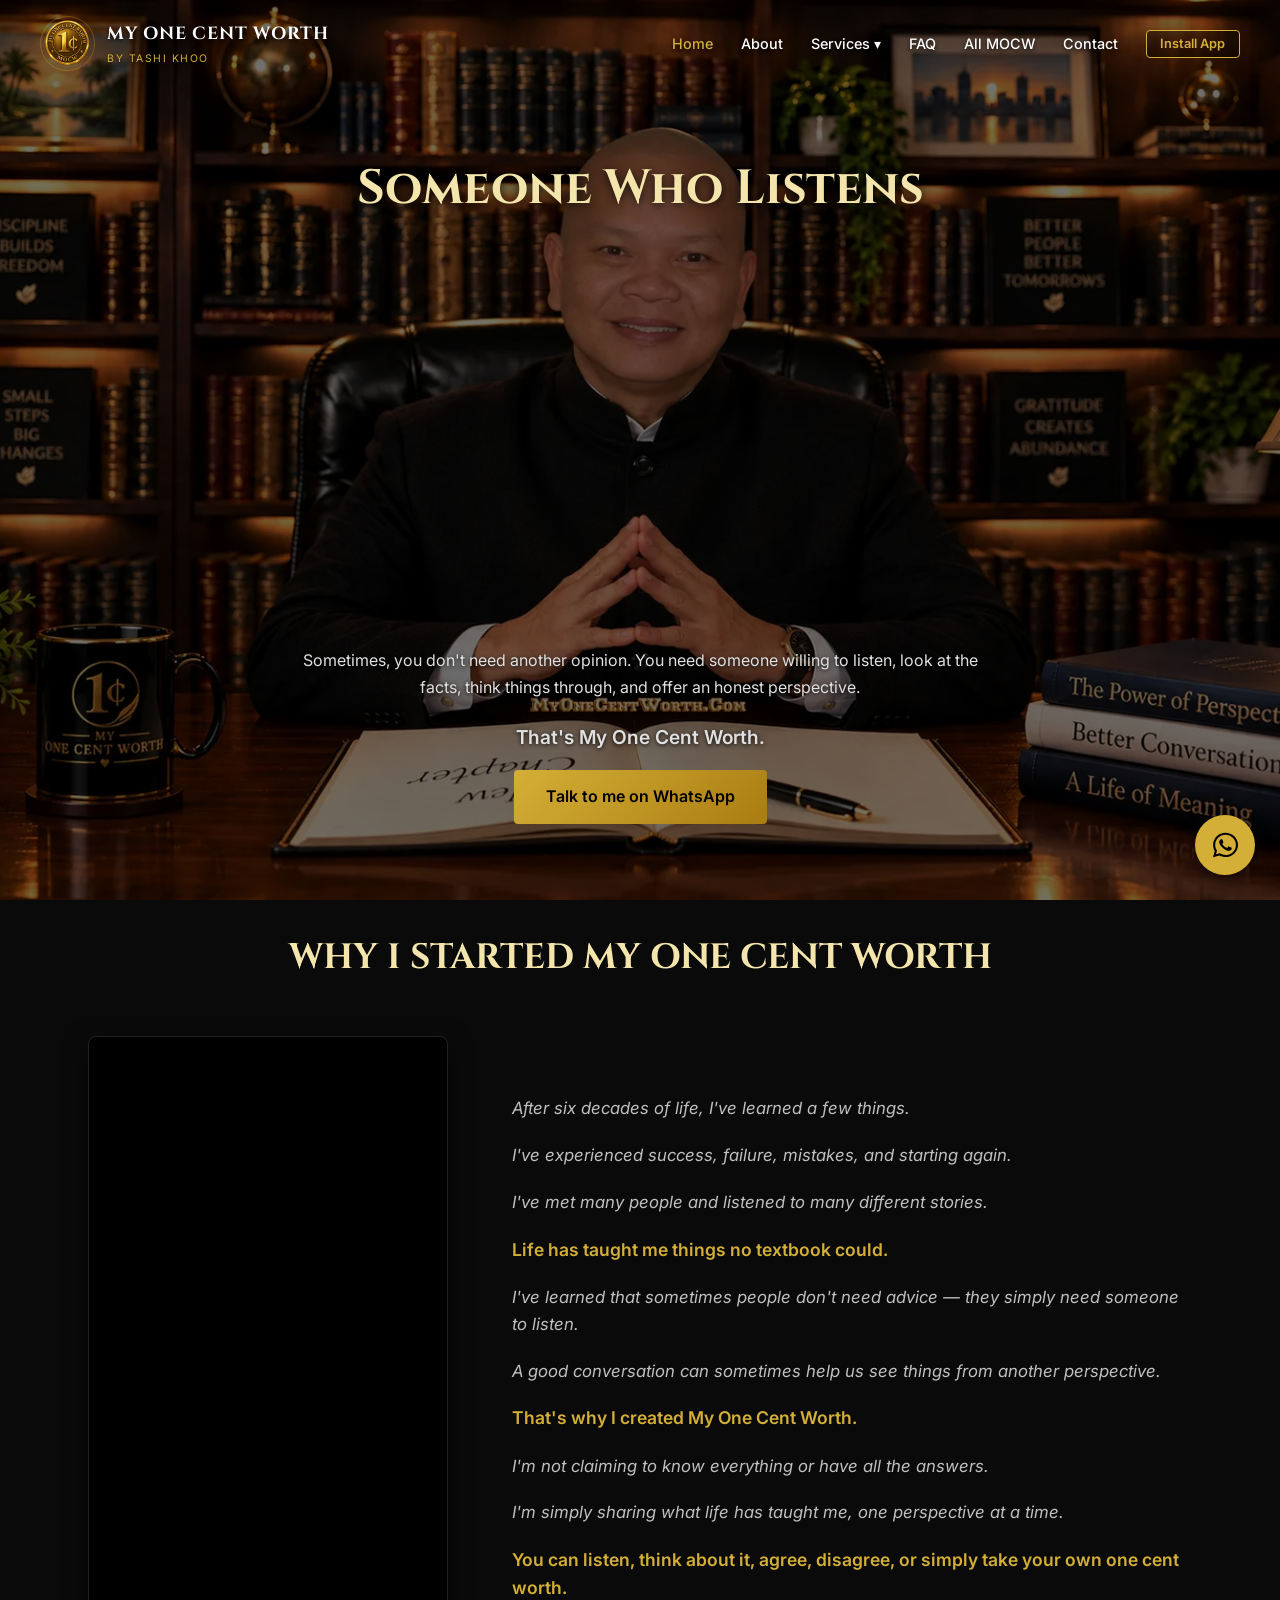
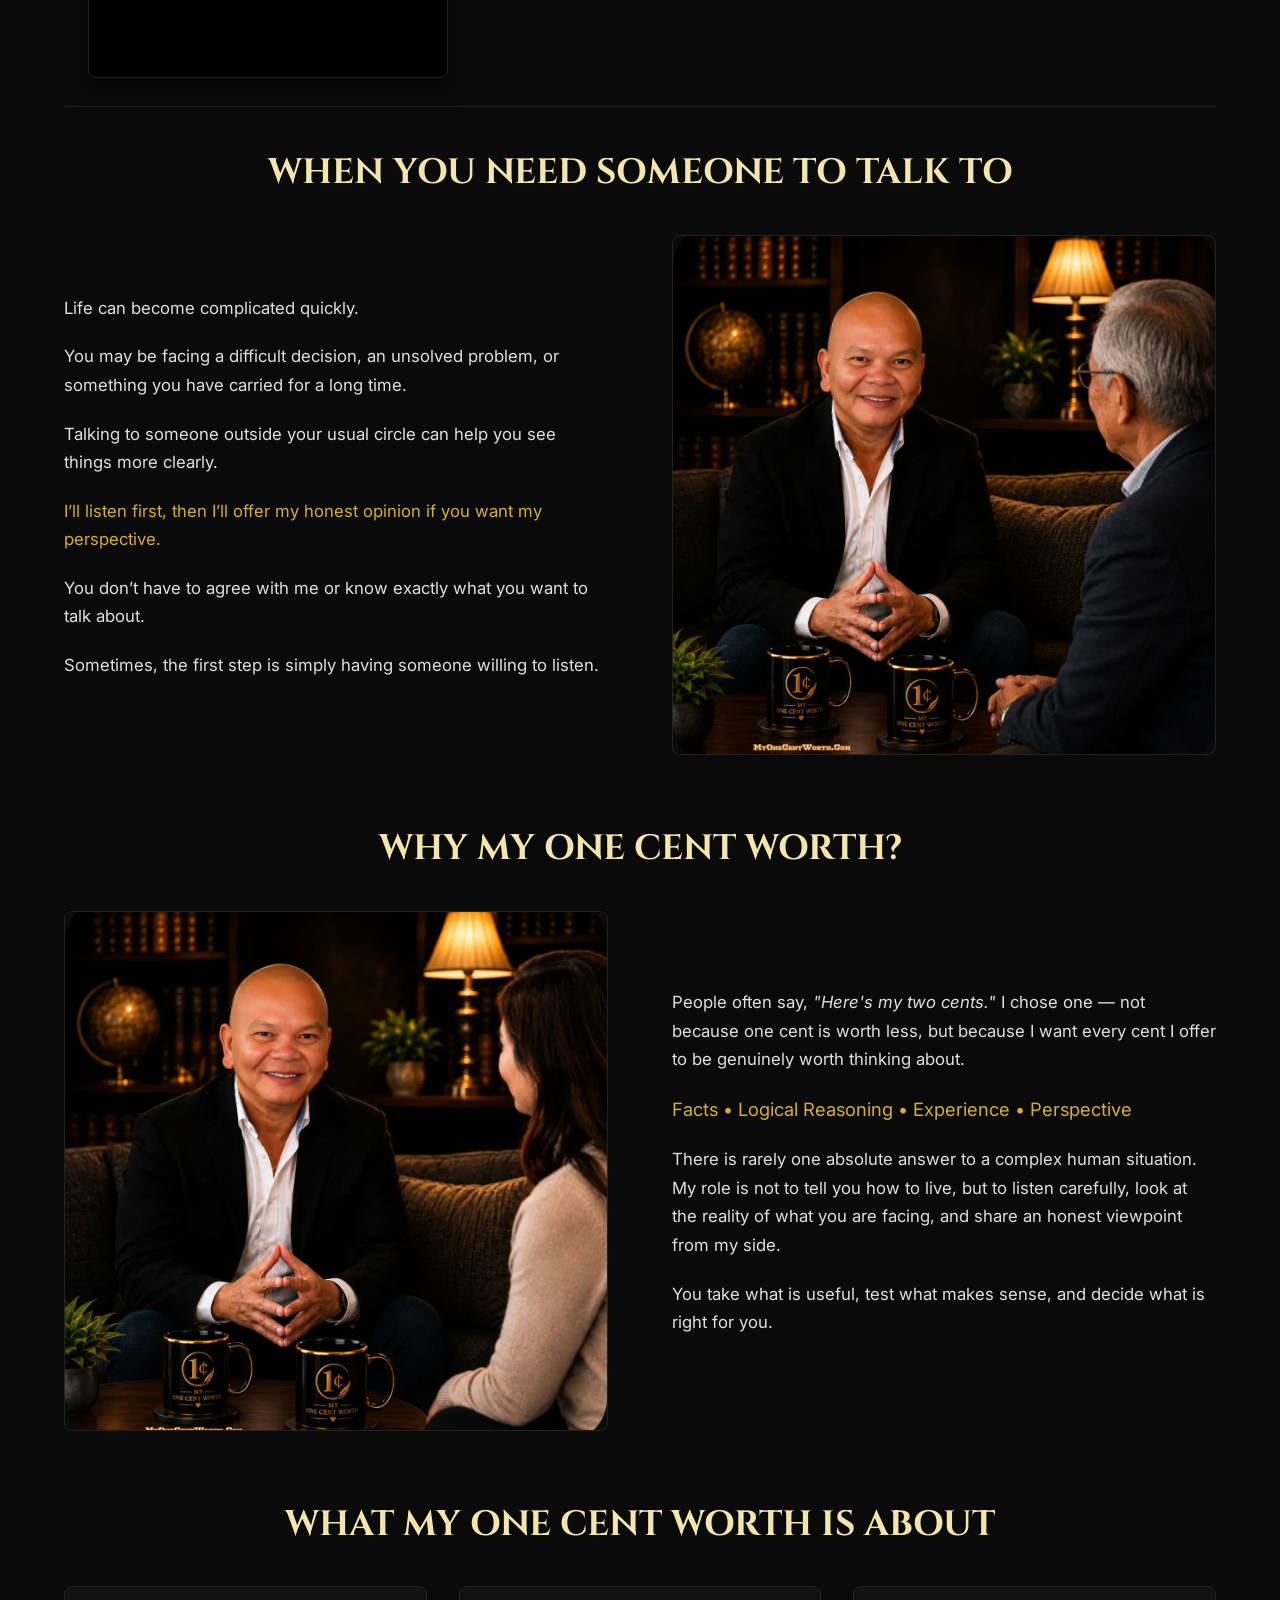
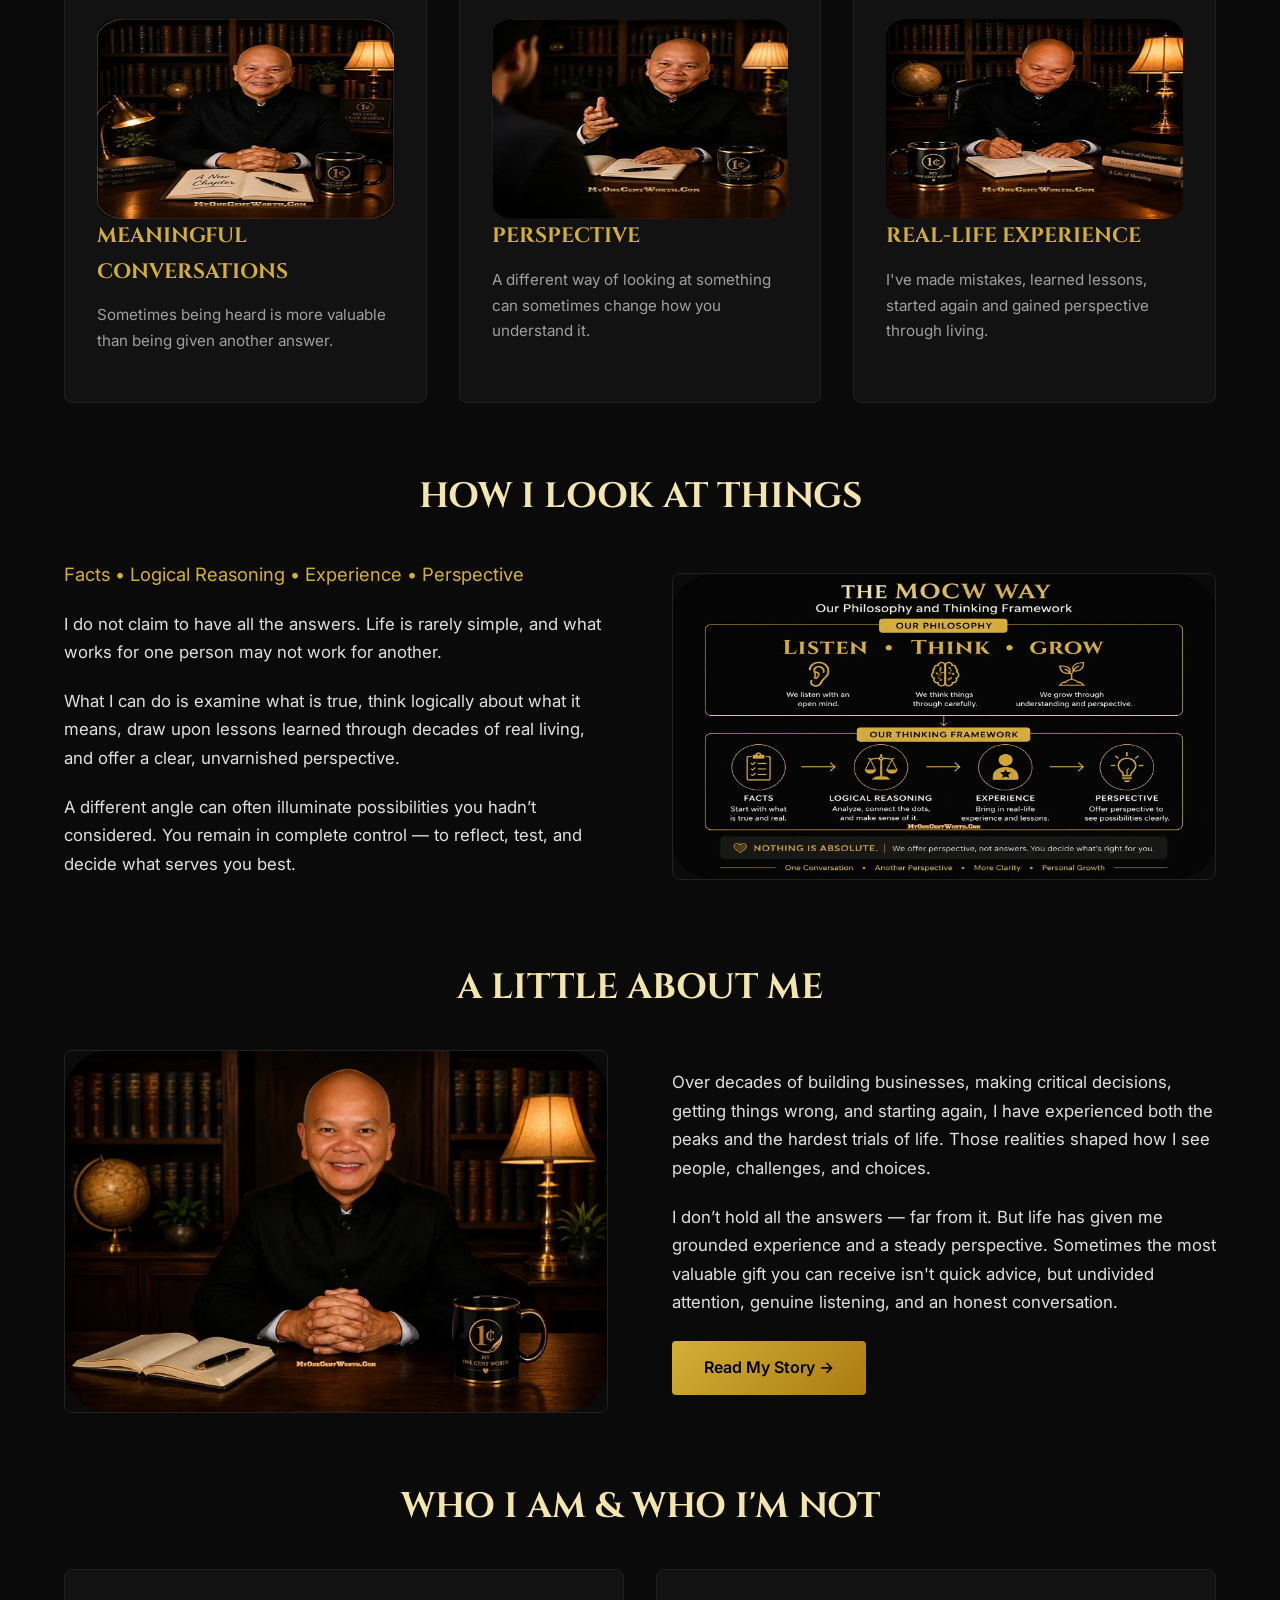
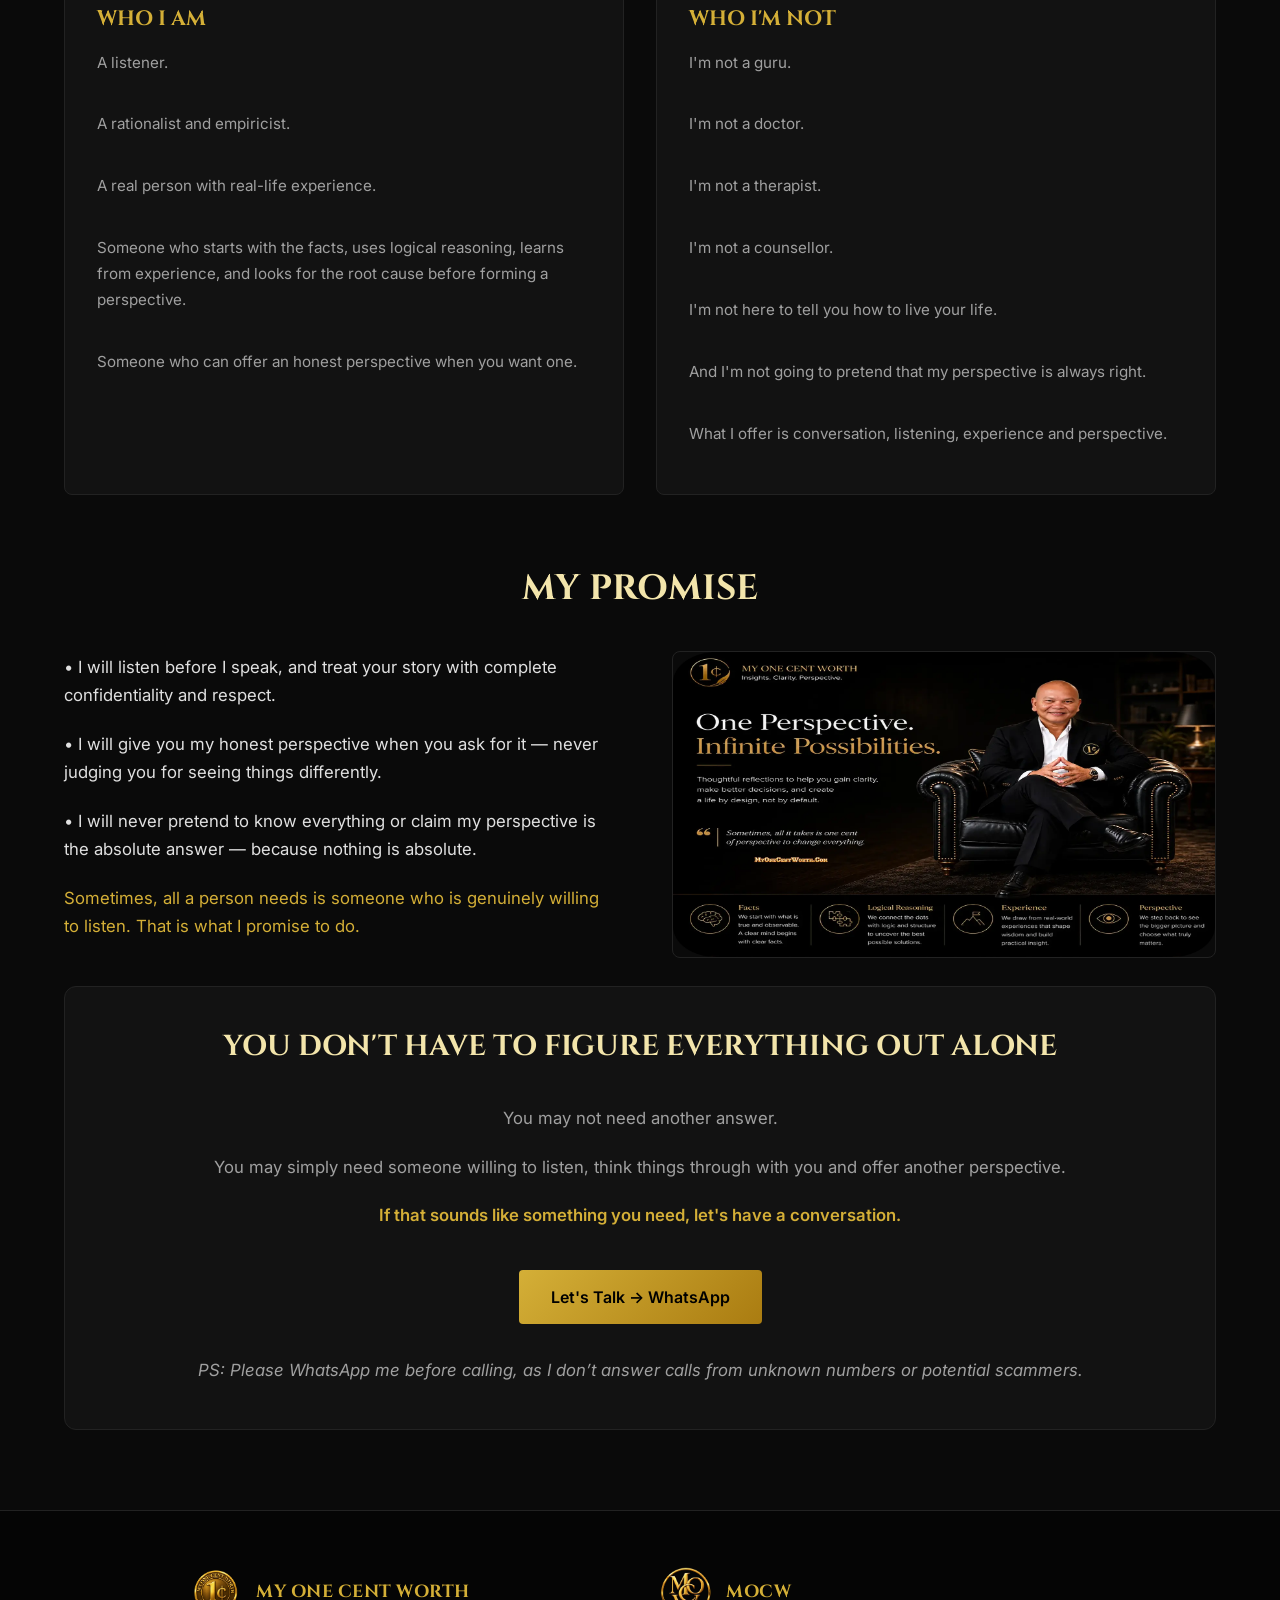
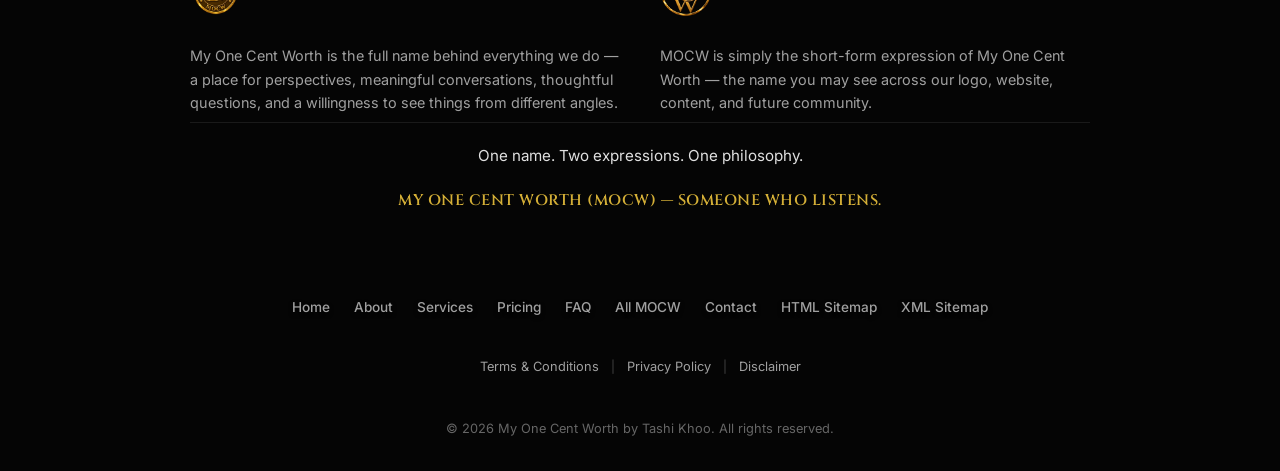
<file: index.html>
<!DOCTYPE html>
<html lang="en">
<head>
    <meta charset="UTF-8">
    <meta name="viewport" content="width=device-width, initial-scale=1.0">
    <title>My One Cent Worth | Someone Who Listens</title>
    <meta name="description" content="My One Cent Worth is a place for meaningful conversations, thoughtful questions and real-life perspective — someone who listens when you need it.">
    <link rel="canonical" href="https://myonecentworth.com/">
    
    <!-- Favicon Links -->
    <link rel="icon" type="image/png" sizes="32x32" href="favicon/favicon-32x32.png">
    <link rel="icon" type="image/png" sizes="16x16" href="favicon/favicon-16x16.png">
    <link rel="apple-touch-icon" sizes="180x180" href="favicon/apple-touch-icon.png">
    <link rel="manifest" href="manifest.webmanifest">

    <!-- Google Fonts -->
    <link rel="preconnect" href="https://fonts.googleapis.com">
    <link rel="preconnect" href="https://fonts.gstatic.com" crossorigin="">
    <link href="https://fonts.googleapis.com/css2?family=Cinzel:wght@500;600;700&amp;family=Inter:wght@300;400;500;600&amp;display=swap" rel="stylesheet">
    <link rel="stylesheet" href="mocw.css">
</head>
<body class="page-home">

    <!-- OVERLAY MAIN HEADER NAVIGATION -->
    <header class="main-header">
        <div class="nav-container">
            <a href="index.html" class="brand-logo">
                <img src="images/my-one-cent-worth-logo.webp" alt="My One Cent Worth Logo" class="coin-logo">
                <div class="logo-text">
                    <span class="brand-title">MY ONE CENT WORTH</span>
                    <span class="brand-subtitle">BY TASHI KHOO</span>
                </div>
            </a>
            <ul class="nav-links">
                <li><a href="index.html" class="active">Home</a></li>
                <li><a href="about.html">About</a></li>
                <li class="dropdown">
                    <a href="services.html">Services ▾</a>
                    <ul class="dropdown-menu">
                        <li><a href="services.html">All Services</a></li>
                        <li><a href="pricing.html">Pricing</a></li>
                    </ul>
                </li>
                <li><a href="faq.html">FAQ</a></li>
                <li><a href="https://myonecentworth.com/blog">All MOCW</a></li>
                <li><a href="contact.html">Contact</a></li>
                <li><button id="pwa-install-btn" class="btn-pwa-install">Install App</button></li>
            </ul>
        </div>
    </header>

    <!-- HERO SECTION - Full-bleed, outside container so it spans the full viewport width -->
    <section class="hero">
        <div class="hero-overlay"></div>

        <!-- Top block: h1 floats above the subject's head in the photo -->
        <div class="hero-top">
            <h1>Someone Who Listens</h1>
        </div>

        <!-- Bottom block: description + punchline + CTA pushed to the bottom -->
        <div class="hero-bottom">
            <p>Sometimes, you don't need another opinion. You need someone willing to listen, look at the facts, think things through, and offer an honest perspective.</p>
            <p class="hero-punchline">That's My One Cent Worth.</p>
            <a href="https://wa.me/6583186776?text=Hello%2C%20Tashi.%20I%20want%20more%20info%20about%20the%20services." class="btn-gold" target="_blank" rel="noopener">Talk to me on WhatsApp</a>
        </div>
    </section>

    <main class="container">

        <!-- WHY I STARTED SECTION -->
        <section class="why-started-section">

            <!-- Heading sits ABOVE the 2-column grid, full-width centered -->
            <div class="why-started-heading">
                <h2>WHY I STARTED MY ONE CENT WORTH</h2>
            </div>

            <!-- 2-column grid: video | text -->
            <div class="why-started-container">

                <!-- Video column -->
                <div class="video-wrapper">
                    <div class="video-container">
                        <iframe src="https://www.youtube.com/embed/mr-jBoMHHNs" title="Welcome to My One Cent Worth | MyOneCentWorth.Com" frameborder="0" allow="accelerometer; autoplay; clipboard-write; encrypted-media; gyroscope; picture-in-picture; web-share" referrerpolicy="strict-origin-when-cross-origin" allowfullscreen=""></iframe>
                    </div>
                </div>

                <!-- Text column -->
                <div class="why-started-text">
                    <p class="italic-text">After six decades of life, I've learned a few things.</p>
                    <p class="italic-text">I've experienced success, failure, mistakes, and starting again.</p>
                    <p class="italic-text">I've met many people and listened to many different stories.</p>
                    <p class="gold-highlight">Life has taught me things no textbook could.</p>
                    <p class="italic-text">I've learned that sometimes people don't need advice — they simply need someone to listen.</p>
                    <p class="italic-text">A good conversation can sometimes help us see things from another perspective.</p>
                    <p class="gold-highlight">That's why I created My One Cent Worth.</p>
                    <p class="italic-text">I'm not claiming to know everything or have all the answers.</p>
                    <p class="italic-text">I'm simply sharing what life has taught me, one perspective at a time.</p>
                    <p class="gold-highlight">You can listen, think about it, agree, disagree, or simply take your own one cent worth.</p>
                </div>

            </div>
        </section>

        <!-- STAGGER 1: Someone to Talk To -->
        <section class="stagger-section">
            <div class="section-heading">
                <h2>WHEN YOU NEED SOMEONE TO TALK TO</h2>
            </div>
            <div class="stagger-row">
                <div class="stagger-text">
                    <p>Life can become complicated quickly.</p>
                    <p>You may be facing a difficult decision, an unsolved problem, or something you have carried for a long time.</p>
                    <p>Talking to someone outside your usual circle can help you see things more clearly.</p>
                    <p class="gold-highlight">I’ll listen first, then I’ll offer my honest opinion if you want my perspective.</p>
                    <p>You don’t have to agree with me or know exactly what you want to talk about.</p>
                    <p>Sometimes, the first step is simply having someone willing to listen.</p>
                </div>
                <div class="stagger-img">
                    <img src="images/mocw-someone-to-talk-to.webp" alt="Tashi Khoo having a conversation with a client">
                </div>
            </div>
        </section>

        <!-- STAGGER 2: Why My One Cent Worth? -->
        <section class="stagger-section">
            <div class="section-heading">
                <h2>WHY MY ONE CENT WORTH?</h2>
            </div>
            <div class="stagger-row reverse">
                <div class="stagger-text">
                    <p>People often say, <em>"Here's my two cents."</em> I chose one — not because one cent is worth less, but because I want every cent I offer to be genuinely worth thinking about.</p>
                    <p class="gold-highlight" style="font-size: 1.15rem; margin: 1.5rem 0;">Facts • Logical Reasoning • Experience • Perspective</p>
                    <p>There is rarely one absolute answer to a complex human situation. My role is not to tell you how to live, but to listen carefully, look at the reality of what you are facing, and share an honest viewpoint from my side.</p>
                    <p>You take what is useful, test what makes sense, and decide what is right for you.</p>
                </div>
                <div class="stagger-img">
                    <img src="images/mocw-someone-who-listens.webp" alt="Tashi Khoo listening attentively">
                </div>
            </div>
        </section>

        <!-- THREE-CARD SECTION -->
        <section class="three-card-section">
            <div class="section-heading">
                <h2>WHAT MY ONE CENT WORTH IS ABOUT</h2>
            </div>
            <div class="card-grid three-col">
                <div class="card">
                    <img src="images/mocw-listens.webp" alt="Meaningful Conversations" class="card-img">
                    <h3>MEANINGFUL CONVERSATIONS</h3>
                    <p>Sometimes being heard is more valuable than being given another answer.</p>
                </div>
                <div class="card">
                    <img src="images/mocw-honest-conversations.webp" alt="Perspective" class="card-img">
                    <h3>PERSPECTIVE</h3>
                    <p>A different way of looking at something can sometimes change how you understand it.</p>
                </div>
                <div class="card">
                    <img src="images/mocw-thoughtful-reflections.webp" alt="Real-Life Experience" class="card-img">
                    <h3>REAL-LIFE EXPERIENCE</h3>
                    <p>I've made mistakes, learned lessons, started again and gained perspective through living.</p>
                </div>
            </div>
        </section>

        <!-- STAGGER 3: How I Look at Things -->
        <section class="stagger-section">
            <div class="section-heading">
                <h2>HOW I LOOK AT THINGS</h2>
            </div>
            <div class="stagger-row">
                <div class="stagger-text">
                    <p class="gold-highlight" style="font-size: 1.15rem; margin-bottom: 1.25rem;">Facts • Logical Reasoning • Experience • Perspective</p>
                    <p>I do not claim to have all the answers. Life is rarely simple, and what works for one person may not work for another.</p>
                    <p>What I can do is examine what is true, think logically about what it means, draw upon lessons learned through decades of real living, and offer a clear, unvarnished perspective.</p>
                    <p>A different angle can often illuminate possibilities you hadn’t considered. You remain in complete control — to reflect, test, and decide what serves you best.</p>
                </div>
                <div class="stagger-img">
                    <img src="images/THE MOCW WAY - Our Philosophy and Thinking Framework.webp" alt="Facts, Logical Reasoning, Experience, and Perspective framework">
                </div>
            </div>
        </section>

        <!-- STAGGER 4: A Little About Me -->
        <section class="stagger-section">
            <div class="section-heading">
                <h2>A LITTLE ABOUT ME</h2>
            </div>
            <div class="stagger-row reverse">
                <div class="stagger-text">
                    <p>Over decades of building businesses, making critical decisions, getting things wrong, and starting again, I have experienced both the peaks and the hardest trials of life. Those realities shaped how I see people, challenges, and choices.</p>
                    <p>I don’t hold all the answers — far from it. But life has given me grounded experience and a steady perspective. Sometimes the most valuable gift you can receive isn't quick advice, but undivided attention, genuine listening, and an honest conversation.</p>
                    <div style="margin-top: 1.5rem;">
                        <a href="about.html" class="btn-gold">Read My Story →</a>
                    </div>
                </div>
                <div class="stagger-img">
                    <img src="images/tashi-khoo-mocw.webp" alt="Tashi Khoo seated at his desk">
                </div>
            </div>
        </section>

        <!-- TWO-COLUMN CARDS -->
        <section class="two-card-section">
            <div class="section-heading">
                <h2>WHO I AM &amp; WHO I'M NOT</h2>
            </div>
            <div class="card-grid two-col">
                <div class="card">
                    <h3>WHO I AM</h3>
                    <p>A listener.</p>
                    <p>A rationalist and empiricist.</p>
                    <p>A real person with real-life experience.</p>
                    <p>Someone who starts with the facts, uses logical reasoning, learns from experience, and looks for the root cause before forming a perspective.</p>
                    <p style="margin-top: 1rem;">Someone who can offer an honest perspective when you want one.</p>
                </div>
                <div class="card">
                    <h3>WHO I'M NOT</h3>
                    <p>I'm not a guru.</p>
                    <p>I'm not a doctor.</p>
                    <p>I'm not a therapist.</p>
                    <p>I'm not a counsellor.</p>
                    <p>I'm not here to tell you how to live your life.</p>
                    <p>And I'm not going to pretend that my perspective is always right.</p>
                    <p style="margin-top: 1rem;">What I offer is conversation, listening, experience and perspective.</p>
                </div>
            </div>
        </section>

        <!-- STAGGER 5: My Promise -->
        <section class="stagger-section">
            <div class="section-heading">
                <h2>MY PROMISE</h2>
            </div>
            <div class="stagger-row">
                <div class="stagger-text">
                    <p>• I will listen before I speak, and treat your story with complete confidentiality and respect.</p>
                    <p>• I will give you my honest perspective when you ask for it — never judging you for seeing things differently.</p>
                    <p>• I will never pretend to know everything or claim my perspective is the absolute answer — because nothing is absolute.</p>
                    <p class="gold-highlight" style="margin-top: 1.25rem;">Sometimes, all a person needs is someone who is genuinely willing to listen. That is what I promise to do.</p>
                </div>
                <div class="stagger-img">
                    <img src="images/mocw-promises.webp" alt="My Promise by Tashi Khoo">
                </div>
            </div>
        </section>

        <!-- FINAL CTA SECTION -->
        <section class="final-cta">
            <h2>YOU DON'T HAVE TO FIGURE EVERYTHING OUT ALONE</h2>
            <p style="margin-top: 1rem; color: var(--text-muted);">You may not need another answer.</p>
            <p style="color: var(--text-muted);">You may simply need someone willing to listen, think things through with you and offer another perspective.</p>
            <p style="color: var(--text-gold); font-weight: 600; margin-top: 1rem;">If that sounds like something you need, let's have a conversation.</p>
            
            <a href="https://wa.me/6583186776?text=Hello%2C%20Tashi.%20I%20want%20more%20info%20about%20the%20services." class="btn-gold" target="_blank" rel="noopener" style="margin-top: 1.5rem;">Let's Talk → WhatsApp</a>

            <p class="ps-note">PS: Please WhatsApp me before calling, as I don’t answer calls from unknown numbers or potential scammers.</p>
        </section>

    </main>

    <!-- FOOTER SECTION -->
    <footer class="main-footer">
        <div class="footer-container">
            <div class="footer-brand-story">
                <div class="footer-brand-grid">
                    <!-- Left Side: Full Brand -->
                    <div class="brand-item">
                        <div class="brand-item-header">
                            <img src="images/my-one-cent-worth-logo.webp" alt="My One Cent Worth Logo" class="footer-logo-img">
                            <span class="brand-item-title">MY ONE CENT WORTH</span>
                        </div>
                        <p class="brand-item-desc">
                            My One Cent Worth is the full name behind everything we do — a place for perspectives, meaningful conversations, thoughtful questions, and a willingness to see things from different angles.
                        </p>
                    </div>

                    <!-- Right Side: MOCW Short-Form -->
                    <div class="brand-item">
                        <div class="brand-item-header">
                            <img src="images/mocw-monogram-logo.webp" alt="MOCW Monogram Logo" class="footer-logo-img">
                            <span class="brand-item-title">MOCW</span>
                        </div>
                        <p class="brand-item-desc">
                            MOCW is simply the short-form expression of My One Cent Worth — the name you may see across our logo, website, content, and future community.
                        </p>
                    </div>
                </div>

                <!-- Summary Line -->
                <div class="brand-summary-text">
                    <p>One name. Two expressions. One philosophy.</p>
                    <p class="brand-tagline">MY ONE CENT WORTH (MOCW) — SOMEONE WHO LISTENS.</p>
                </div>
            </div>

                        <nav aria-label="Footer navigation">
                <ul class="footer-links">
                    <li><a href="index.html">Home</a></li>
                    <li><a href="about.html">About</a></li>
                    <li><a href="services.html">Services</a></li>
                    <li><a href="pricing.html">Pricing</a></li>
                    <li><a href="faq.html">FAQ</a></li>
                    <li><a href="https://myonecentworth.com/blog">All MOCW</a></li>
                    <li><a href="contact.html">Contact</a></li>
                    <li><a href="sitemap.html">HTML Sitemap</a></li>
                    <li><a href="sitemap.xml" target="_blank" rel="noopener">XML Sitemap</a></li>
                </ul>
            </nav>
            <div class="footer-legal-links">
                <a href="terms-and-conditions.html">Terms &amp; Conditions</a>
                <span class="separator">|</span>
                <a href="privacy-policy.html">Privacy Policy</a>
                <span class="separator">|</span>
                <a href="disclaimer.html">Disclaimer</a>
            </div>
            <p class="copyright-text">&copy; 2026 My One Cent Worth by Tashi Khoo. All rights reserved.</p>
        </div>
    </footer>

    <!-- WHATSAPP FLOATING BUTTON -->
    <a id="my-one-cent-chat" href="https://wa.me/6583186776?text=Hello%2C%20Tashi.%20I%20want%20more%20info%20about%20the%20services." target="_blank" rel="noopener" title="WhatsApp Tashi" aria-label="WhatsApp Tashi">
        <div class="bubble"></div>
    </a>

    <!-- PWA & SCRIPT REGISTRATION -->
    <script>
        let deferredPrompt;
        const installBtn = document.getElementById('pwa-install-btn');

        if ('serviceWorker' in navigator) {
            window.addEventListener('load', () => {
                navigator.serviceWorker.register('sw.js')
                    .then(reg => console.log('MOCW Service Worker registered successfully.'))
                    .catch(err => console.error('Service Worker registration failed:', err));
            });
        }

        window.addEventListener('beforeinstallprompt', (e) => {
            e.preventDefault();
            deferredPrompt = e;
            if (installBtn) installBtn.style.display = 'inline-flex';
        });

        if (installBtn) {
            installBtn.addEventListener('click', () => {
                if (deferredPrompt) {
                    deferredPrompt.prompt();
                    deferredPrompt.userChoice.then((choiceResult) => {
                        if (choiceResult.outcome === 'accepted') {
                            installBtn.style.display = 'none';
                        }
                        deferredPrompt = null;
                    });
                }
            });
        }
    </script>
</body>
</html>
</file>
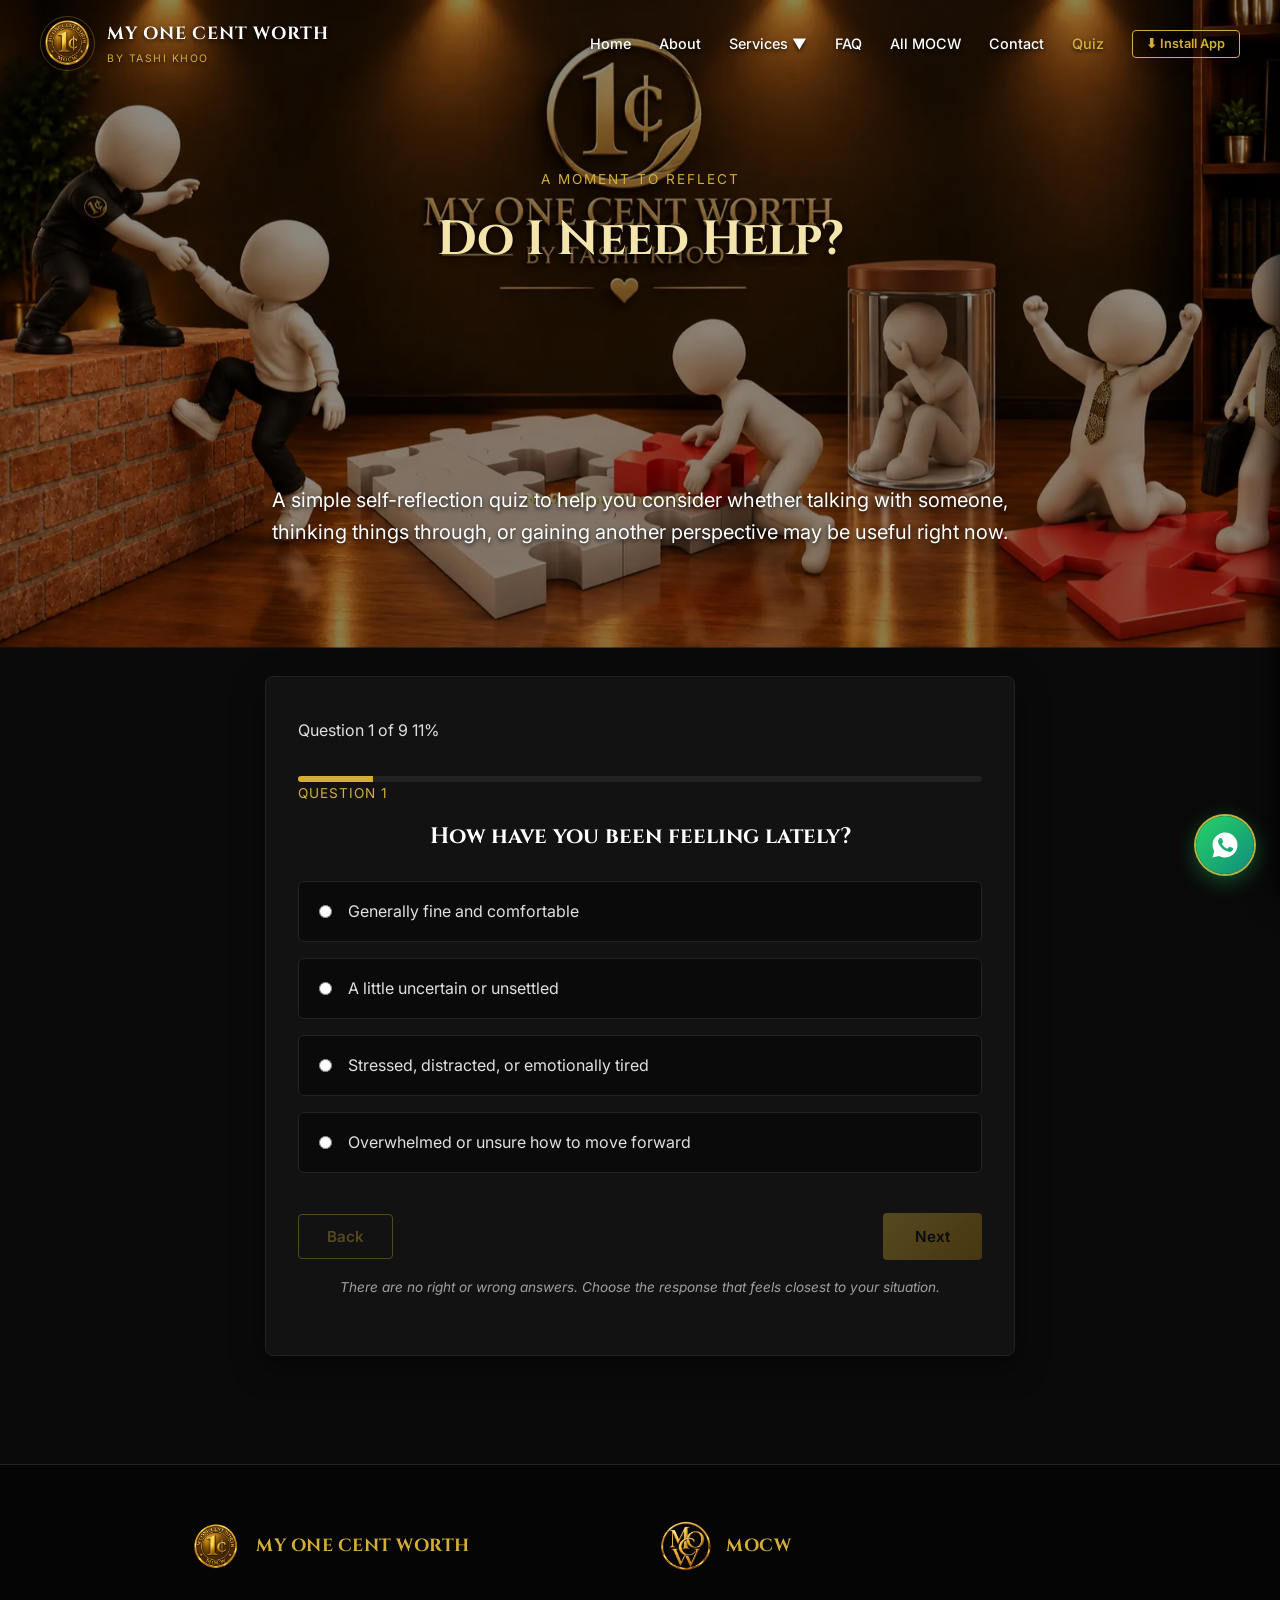
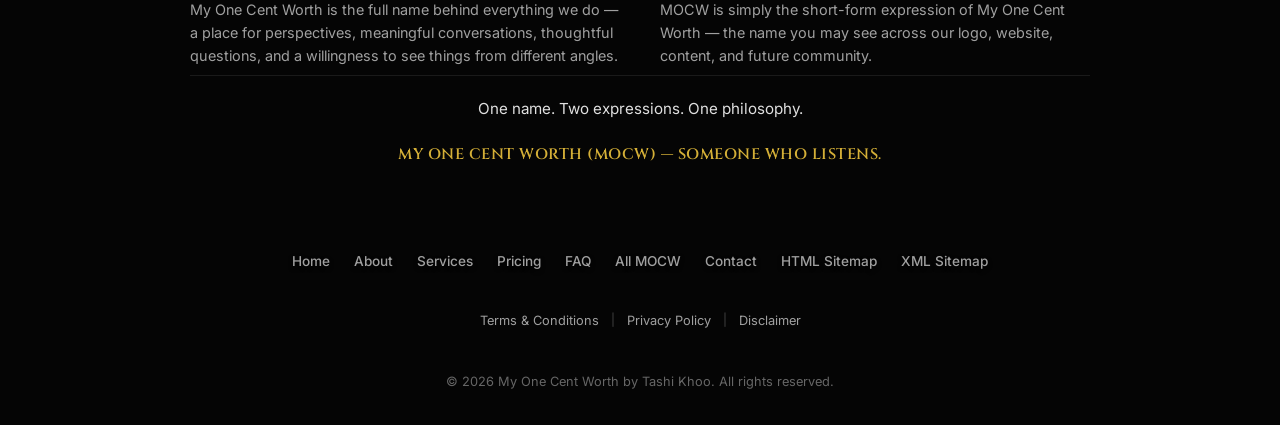
<file: quiz/index.html>
<!DOCTYPE html>
<html lang="en">
<head>
  <meta charset="UTF-8">
  <meta http-equiv="refresh" content="0; url=../quiz.html">
  <link rel="canonical" href="https://myonecentworth.com/quiz.html">
  <title>Redirecting to Quiz | My One Cent Worth</title>
  <script>window.location.replace('../quiz.html');</script>
</head>
<body>
  <p>Redirecting to <a href="../quiz.html">Quiz</a>...</p>
</body>
</html>
</file>
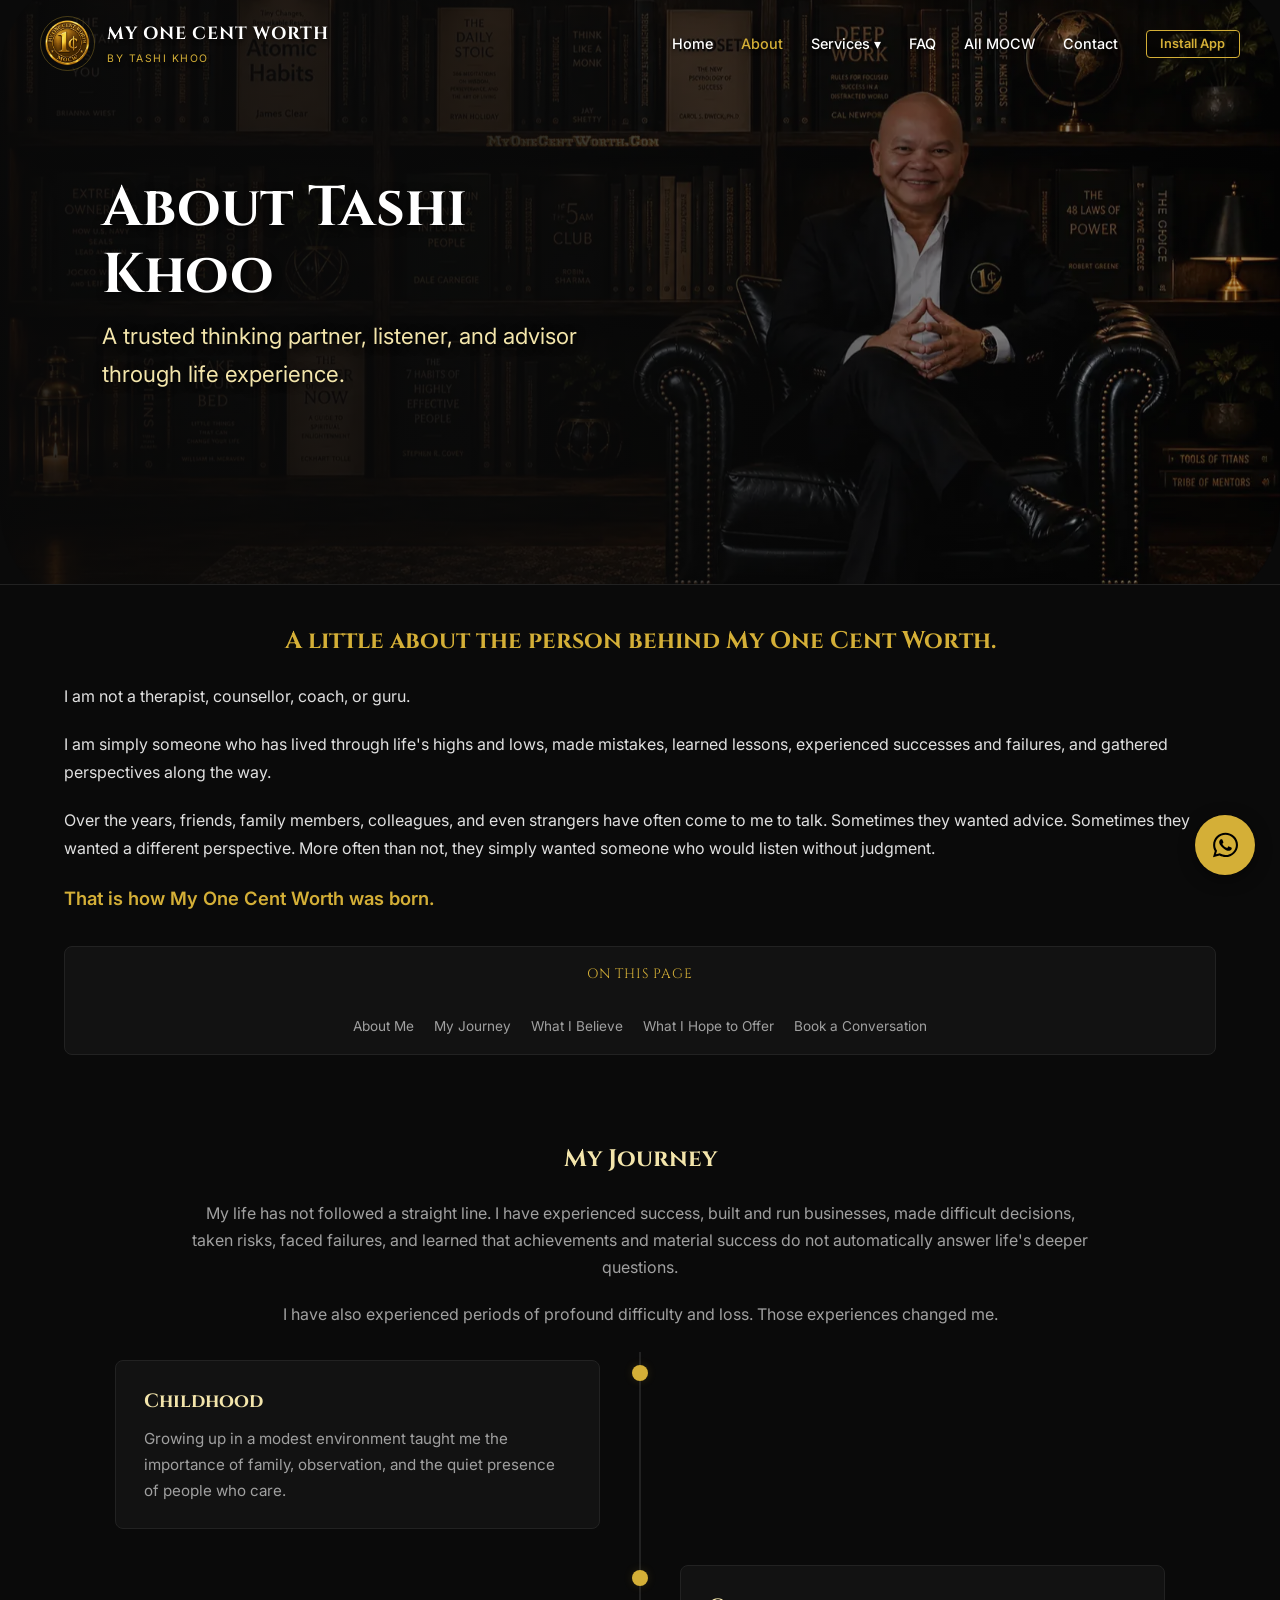
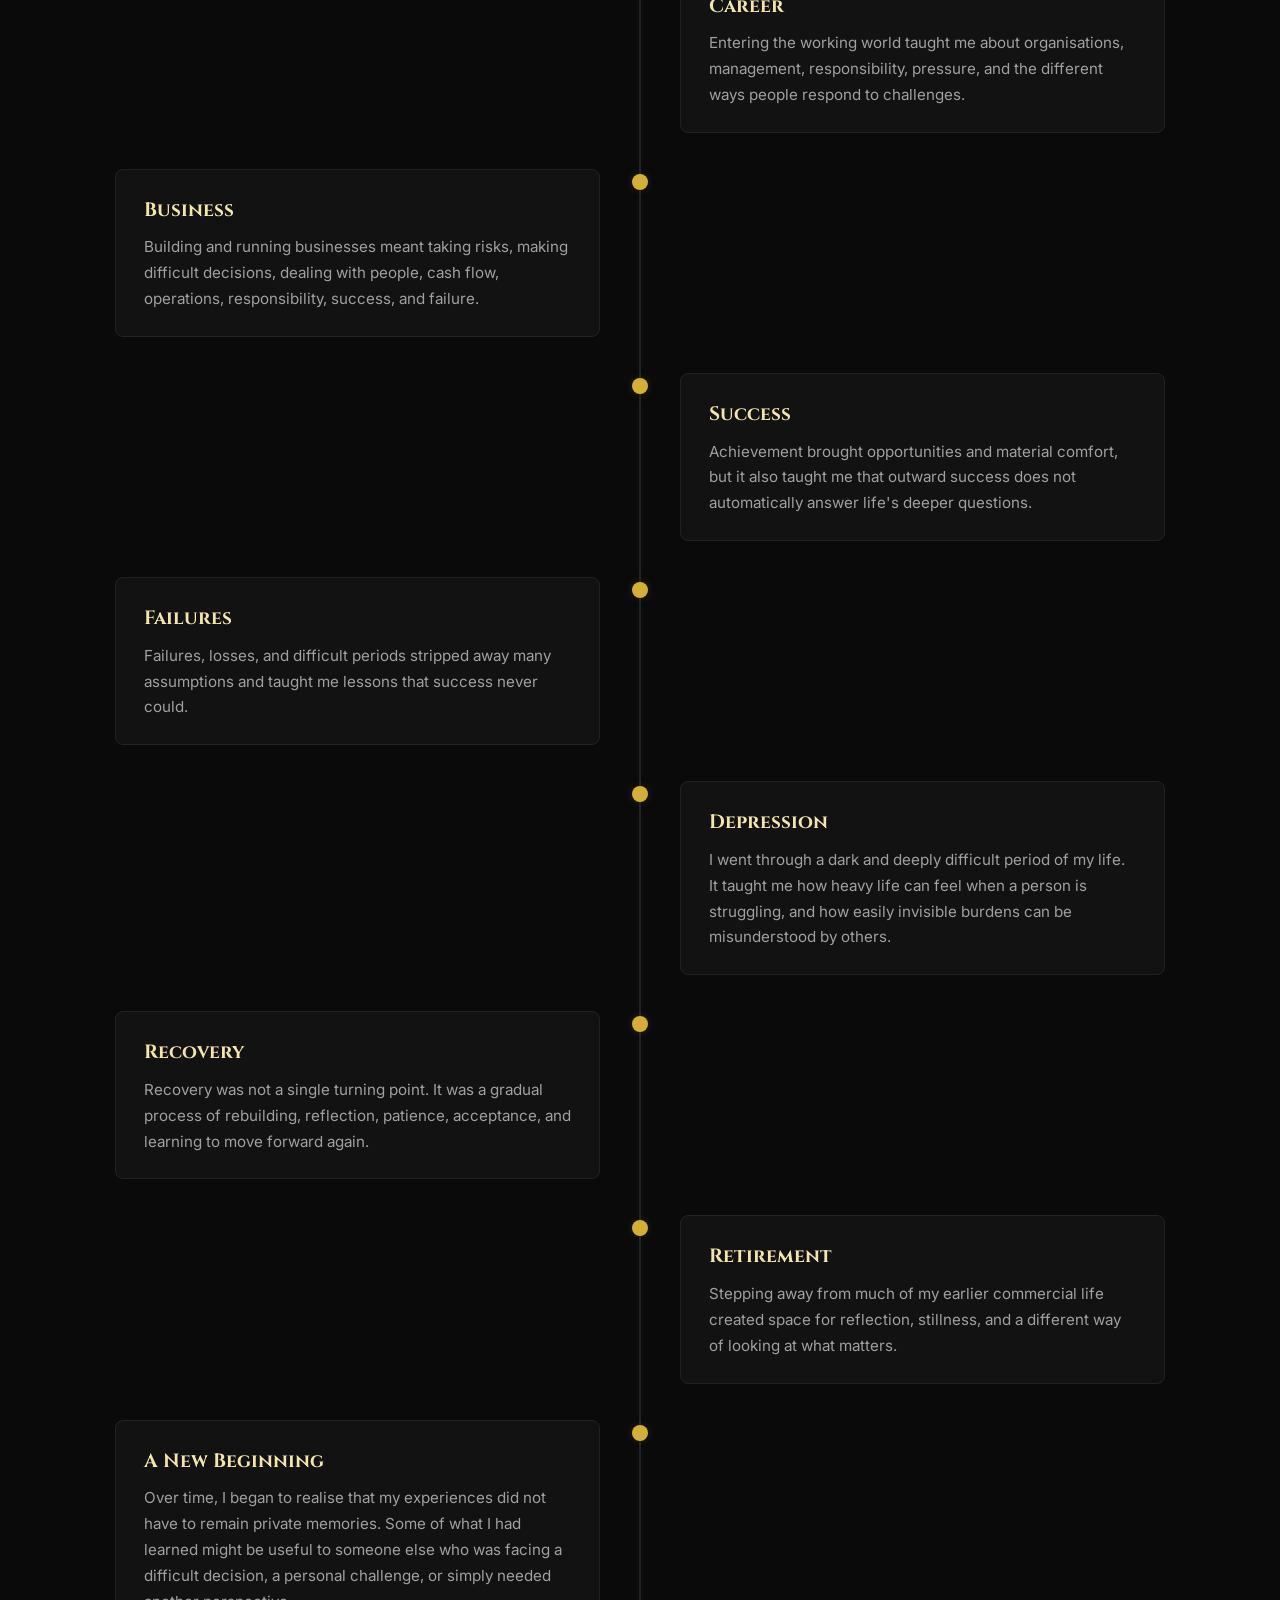
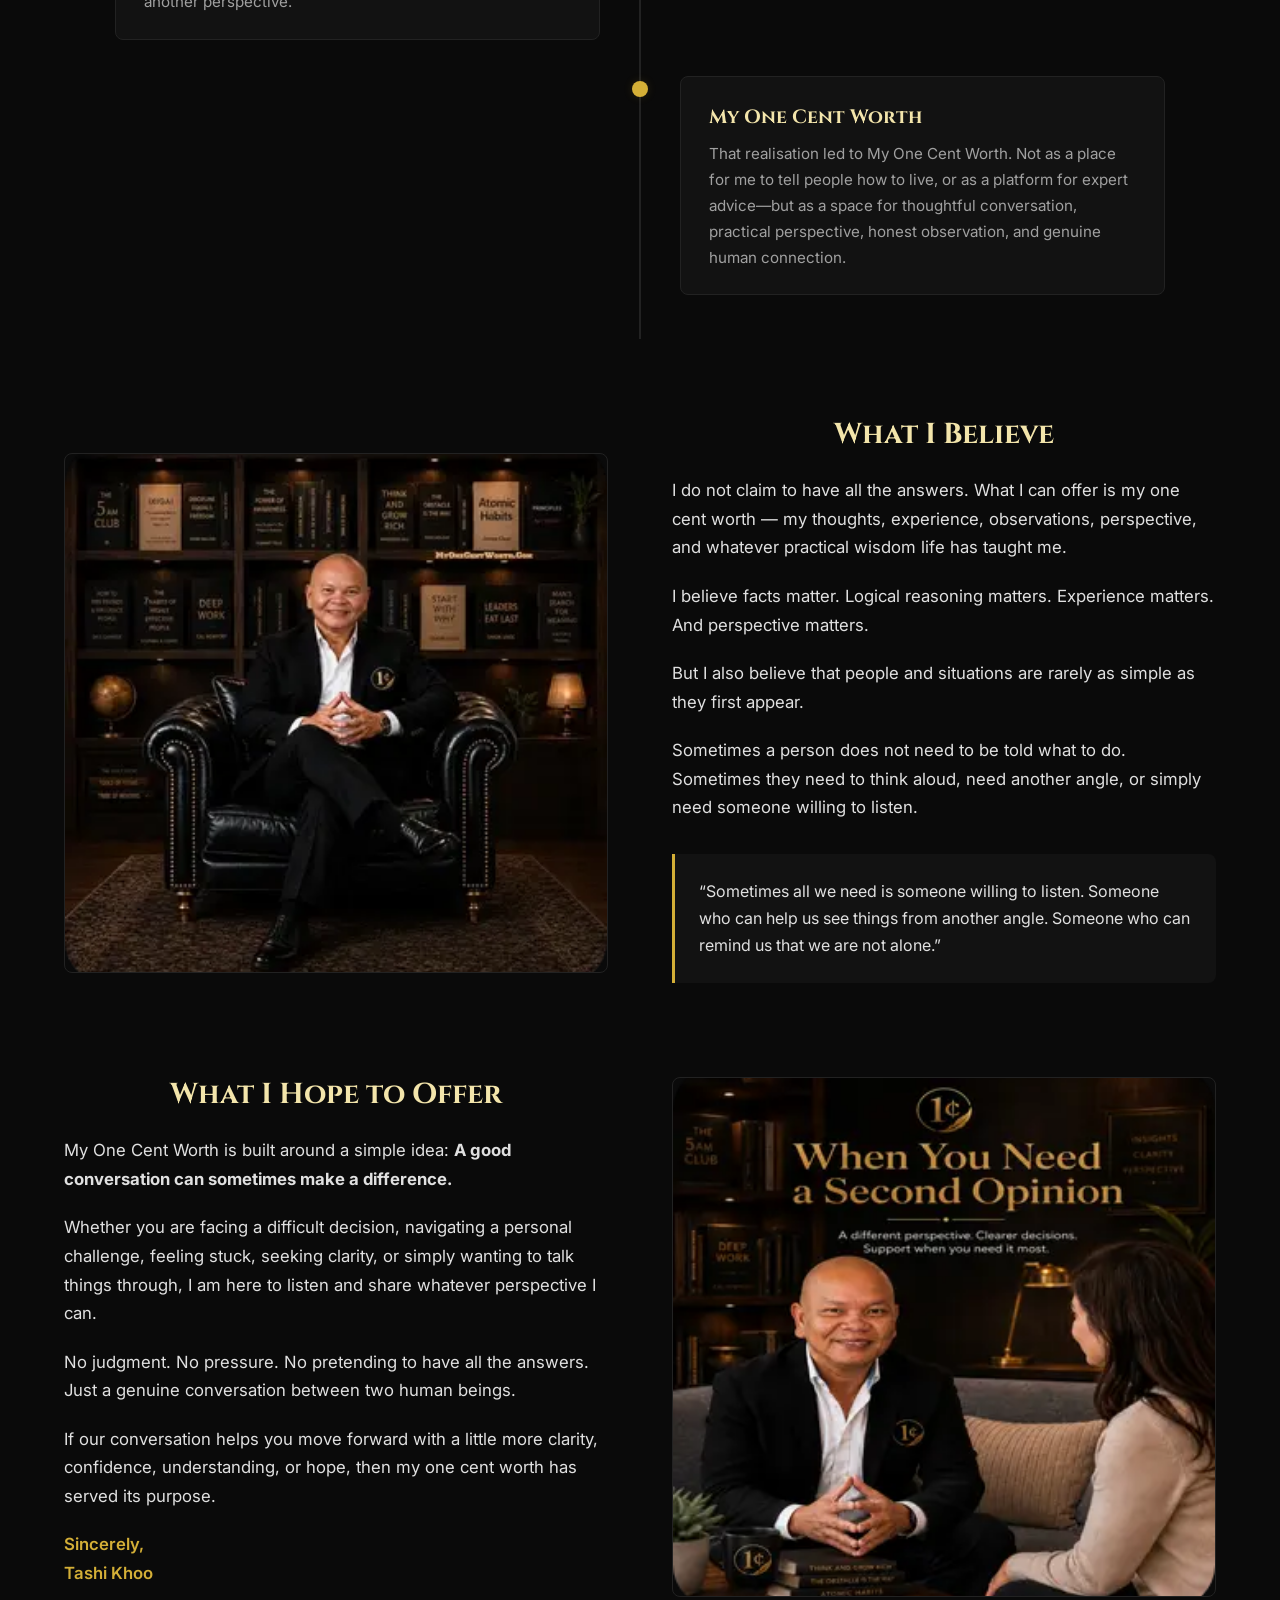
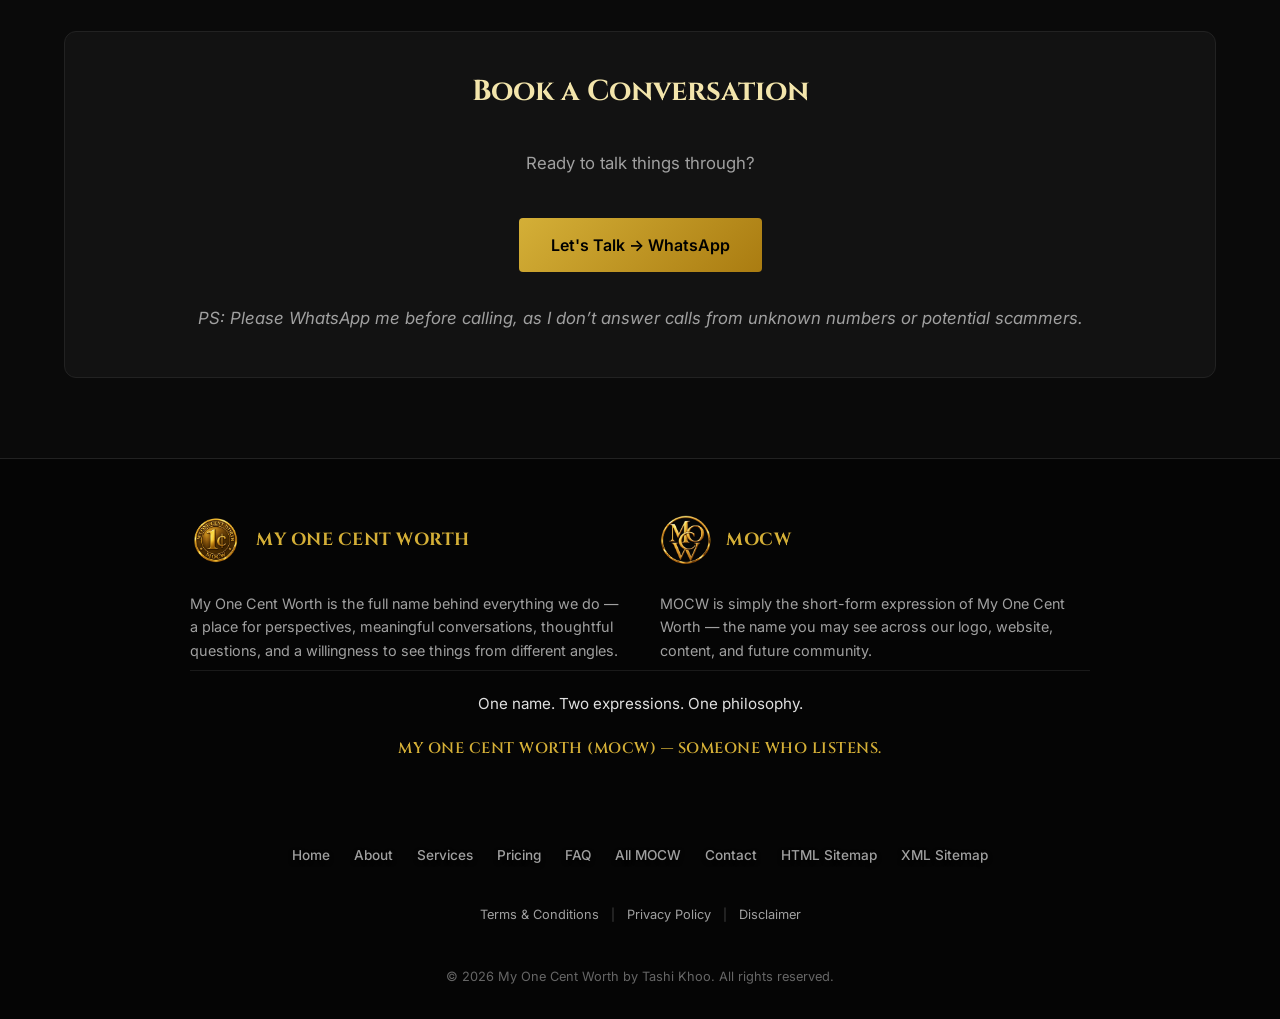
<file: about.html>
<!DOCTYPE html>
<html lang="en">
<head>
    <meta charset="UTF-8">
    <meta name="viewport" content="width=device-width, initial-scale=1.0">
    <title>About Tashi Khoo | My One Cent Worth</title>
    <meta name="description" content="About Tashi Khoo - Someone Who Listens — offering thoughtful perspective from real-life experience. Read the story and journey behind My One Cent Worth.">
    <link rel="canonical" href="https://myonecentworth.com/about.html" />
    
    <!-- Favicon Links -->
    <link rel="icon" type="image/png" sizes="32x32" href="favicon/favicon-32x32.png">
    <link rel="icon" type="image/png" sizes="16x16" href="favicon/favicon-16x16.png">
    <link rel="apple-touch-icon" sizes="180x180" href="favicon/apple-touch-icon.png">
    <link rel="manifest" href="manifest.webmanifest">

    <!-- Google Fonts -->
    <link rel="preconnect" href="https://fonts.googleapis.com">
    <link rel="preconnect" href="https://fonts.gstatic.com" crossorigin>
    <link href="https://fonts.googleapis.com/css2?family=Cinzel:wght@500;600;700&family=Inter:wght@300;400;500;600&display=swap" rel="stylesheet">
    <link rel="stylesheet" href="mocw.css">
</head>
<body class="page-about">

    <!-- HERO & OVERLAY NAVIGATION WRAPPER -->
    <div class="hero-wrapper">
        <header class="main-header">
            <div class="nav-container">
                <a href="index.html" class="brand-logo">
                    <img src="images/my-one-cent-worth-logo.webp" alt="My One Cent Worth Logo" class="coin-logo">
                    <div class="logo-text">
                        <span class="brand-title">MY ONE CENT WORTH</span>
                        <span class="brand-subtitle">BY TASHI KHOO</span>
                    </div>
                </a>
                <ul class="nav-links">
                    <li><a href="index.html">Home</a></li>
                    <li><a href="about.html" class="active">About</a></li>
                    <li class="dropdown">
                        <a href="services.html">Services ▾</a>
                        <ul class="dropdown-menu">
                            <li><a href="services.html">All Services</a></li>
                            <li><a href="pricing.html">Pricing</a></li>
                        </ul>
                    </li>
                    <li><a href="faq.html">FAQ</a></li>
                    <li><a href="https://myonecentworth.com/blog">All MOCW</a></li>
                    <li><a href="contact.html">Contact</a></li>
                    <li><button id="pwa-install-btn" class="btn-pwa-install">Install App</button></li>
                </ul>
            </div>
        </header>

        <!-- HERO OVERLAY BANNER -->
        <section class="hero-banner">
            <div class="hero-banner-content">
                <h1>About Tashi Khoo</h1>
                <p>A trusted thinking partner, listener, and advisor through life experience.</p>
            </div>
        </section>
    </div>

    <main class="container">

        <!-- INTRO SECTION -->
        <section class="intro-section" id="intro">
            <h2 class="gold-text" style="margin-bottom: 1.25rem;">A little about the person behind My One Cent Worth.</h2>
            <p style="margin-bottom: 1.25rem;">I am not a therapist, counsellor, coach, or guru.</p>
            <p style="margin-bottom: 1.25rem;">I am simply someone who has lived through life's highs and lows, made mistakes, learned lessons, experienced successes and failures, and gathered perspectives along the way.</p>
            <p style="margin-bottom: 1.25rem;">Over the years, friends, family members, colleagues, and even strangers have often come to me to talk. Sometimes they wanted advice. Sometimes they wanted a different perspective. More often than not, they simply wanted someone who would listen without judgment.</p>
            <p class="gold-text" style="font-weight: 600; font-size: 1.15rem; margin-top: 1.5rem; margin-bottom: 1.5rem;">That is how My One Cent Worth was born.</p>

            <!-- ON THIS PAGE -->
            <div class="about-page-nav">
                <p class="about-page-nav-title">ON THIS PAGE</p>
                <div class="about-page-nav-links">
                    <a href="#intro">About Me</a>
                    <a href="#my-journey">My Journey</a>
                    <a href="#what-i-believe">What I Believe</a>
                    <a href="#what-i-hope-to-offer">What I Hope to Offer</a>
                    <a href="#book-a-conversation">Book a Conversation</a>
                </div>
            </div>

        </section>

        <!-- STAGGERED VERTICAL TIMELINE -->
        <section id="my-journey" style="margin-top: 1rem; margin-bottom: 1.5rem;">
            <h2>My Journey</h2>
            <div style="max-width: 900px; margin: 0 auto 1.5rem auto; text-align: center; color: var(--text-muted);">
                <p>My life has not followed a straight line. I have experienced success, built and run businesses, made difficult decisions, taken risks, faced failures, and learned that achievements and material success do not automatically answer life's deeper questions.</p>
                <p style="margin-top: 0.8rem;">I have also experienced periods of profound difficulty and loss. Those experiences changed me.</p>
            </div>

            <div class="timeline-wrapper">
                
                <!-- Item 1: Childhood (Left) -->
                <div class="timeline-item left">
                    <div class="timeline-card">
                        <h3>Childhood</h3>
                        <p>Growing up in a modest environment taught me the importance of family, observation, and the quiet presence of people who care.</p>
                    </div>
                </div>

                <!-- Item 2: Career (Right) -->
                <div class="timeline-item right">
                    <div class="timeline-card">
                        <h3>Career</h3>
                        <p>Entering the working world taught me about organisations, management, responsibility, pressure, and the different ways people respond to challenges.</p>
                    </div>
                </div>

                <!-- Item 3: Business (Left) -->
                <div class="timeline-item left">
                    <div class="timeline-card">
                        <h3>Business</h3>
                        <p>Building and running businesses meant taking risks, making difficult decisions, dealing with people, cash flow, operations, responsibility, success, and failure.</p>
                    </div>
                </div>

                <!-- Item 4: Success (Right) -->
                <div class="timeline-item right">
                    <div class="timeline-card">
                        <h3>Success</h3>
                        <p>Achievement brought opportunities and material comfort, but it also taught me that outward success does not automatically answer life's deeper questions.</p>
                    </div>
                </div>

                <!-- Item 5: Failures (Left) -->
                <div class="timeline-item left">
                    <div class="timeline-card">
                        <h3>Failures</h3>
                        <p>Failures, losses, and difficult periods stripped away many assumptions and taught me lessons that success never could.</p>
                    </div>
                </div>

                <!-- Item 6: Depression (Right) -->
                <div class="timeline-item right">
                    <div class="timeline-card">
                        <h3>Depression</h3>
                        <p>I went through a dark and deeply difficult period of my life. It taught me how heavy life can feel when a person is struggling, and how easily invisible burdens can be misunderstood by others.</p>
                    </div>
                </div>

                <!-- Item 7: Recovery (Left) -->
                <div class="timeline-item left">
                    <div class="timeline-card">
                        <h3>Recovery</h3>
                        <p>Recovery was not a single turning point. It was a gradual process of rebuilding, reflection, patience, acceptance, and learning to move forward again.</p>
                    </div>
                </div>

                <!-- Item 8: Retirement (Right) -->
                <div class="timeline-item right">
                    <div class="timeline-card">
                        <h3>Retirement</h3>
                        <p>Stepping away from much of my earlier commercial life created space for reflection, stillness, and a different way of looking at what matters.</p>
                    </div>
                </div>

                <!-- Item 9: A New Beginning (Left) -->
                <div class="timeline-item left">
                    <div class="timeline-card">
                        <h3>A New Beginning</h3>
                        <p>Over time, I began to realise that my experiences did not have to remain private memories. Some of what I had learned might be useful to someone else who was facing a difficult decision, a personal challenge, or simply needed another perspective.</p>
                    </div>
                </div>

                <!-- Item 10: My One Cent Worth (Right) -->
                <div class="timeline-item right">
                    <div class="timeline-card">
                        <h3>My One Cent Worth</h3>
                        <p>That realisation led to My One Cent Worth. Not as a place for me to tell people how to live, or as a platform for expert advice—but as a space for thoughtful conversation, practical perspective, honest observation, and genuine human connection.</p>
                    </div>
                </div>

            </div>
        </section>

        <!-- WHAT I BELIEVE (Image Left, Text Right) -->
        <section class="stagger-row" id="what-i-believe">
            <div class="stagger-img">
                <img src="images/mocw-card.webp" alt="What I Believe - My One Cent Worth">
            </div>
            <div class="stagger-text">
                <h2>What I Believe</h2>
                <p>I do not claim to have all the answers. What I can offer is my one cent worth — my thoughts, experience, observations, perspective, and whatever practical wisdom life has taught me.</p>
                <p>I believe facts matter. Logical reasoning matters. Experience matters. And perspective matters.</p>
                <p>But I also believe that people and situations are rarely as simple as they first appear.</p>
                <p>Sometimes a person does not need to be told what to do. Sometimes they need to think aloud, need another angle, or simply need someone willing to listen.</p>
                
                <div class="quote-box">
                    “Sometimes all we need is someone willing to listen. Someone who can help us see things from another angle. Someone who can remind us that we are not alone.”
                </div>
            </div>
        </section>

        <!-- WHAT I HOPE TO OFFER (Text Left, Image Right) -->
        <section class="stagger-row reverse" id="what-i-hope-to-offer">
            <div class="stagger-img">
                <img src="images/mocw-second-opinion.webp" alt="What I Hope to Offer - My One Cent Worth">
            </div>
            <div class="stagger-text">
                <h2>What I Hope to Offer</h2>
                <p>My One Cent Worth is built around a simple idea: <strong>A good conversation can sometimes make a difference.</strong></p>
                <p>Whether you are facing a difficult decision, navigating a personal challenge, feeling stuck, seeking clarity, or simply wanting to talk things through, I am here to listen and share whatever perspective I can.</p>
                <p>No judgment. No pressure. No pretending to have all the answers. Just a genuine conversation between two human beings.</p>
                <p>If our conversation helps you move forward with a little more clarity, confidence, understanding, or hope, then my one cent worth has served its purpose.</p>
                <p style="margin-top: 1.5rem; color: var(--text-gold); font-weight: 600;">Sincerely,<br>Tashi Khoo</p>
            </div>
        </section>

        <!-- FINAL CTA SECTION -->
        <section class="final-cta" id="book-a-conversation">
            <h2>Book a Conversation</h2>
            <p style="margin-top: 1rem; color: var(--text-muted);">Ready to talk things through?</p>
            
            <a href="https://wa.me/6583186776?text=Hello%2C%20Tashi.%20I%20want%20more%20info%20about%20the%20services." class="btn-gold" target="_blank" rel="noopener" style="margin-top: 1.5rem;">Let's Talk → WhatsApp</a>

            <p class="ps-note">PS: Please WhatsApp me before calling, as I don’t answer calls from unknown numbers or potential scammers.</p>
        </section>

    </main>

    <!-- FOOTER SECTION -->
    <footer class="main-footer">
        <div class="footer-container">
            <div class="footer-brand-story">
                <div class="footer-brand-grid">
                    <!-- Left Side: Full Brand -->
                    <div class="brand-item">
                        <div class="brand-item-header">
                            <img src="images/my-one-cent-worth-logo.webp" alt="My One Cent Worth Logo" class="footer-logo-img">
                            <span class="brand-item-title">MY ONE CENT WORTH</span>
                        </div>
                        <p class="brand-item-desc">
                            My One Cent Worth is the full name behind everything we do — a place for perspectives, meaningful conversations, thoughtful questions, and a willingness to see things from different angles.
                        </p>
                    </div>

                    <!-- Right Side: MOCW Short-Form -->
                    <div class="brand-item">
                        <div class="brand-item-header">
                            <img src="images/mocw-monogram-logo.webp" alt="MOCW Monogram Logo" class="footer-logo-img">
                            <span class="brand-item-title">MOCW</span>
                        </div>
                        <p class="brand-item-desc">
                            MOCW is simply the short-form expression of My One Cent Worth — the name you may see across our logo, website, content, and future community.
                        </p>
                    </div>
                </div>

                <!-- Summary Line -->
                <div class="brand-summary-text">
                    <p>One name. Two expressions. One philosophy.</p>
                    <p class="brand-tagline">MY ONE CENT WORTH (MOCW) — SOMEONE WHO LISTENS.</p>
                </div>
            </div>

                        <nav aria-label="Footer navigation">
                <ul class="footer-links">
                    <li><a href="index.html">Home</a></li>
                    <li><a href="about.html">About</a></li>
                    <li><a href="services.html">Services</a></li>
                    <li><a href="pricing.html">Pricing</a></li>
                    <li><a href="faq.html">FAQ</a></li>
                    <li><a href="https://myonecentworth.com/blog">All MOCW</a></li>
                    <li><a href="contact.html">Contact</a></li>
                    <li><a href="sitemap.html">HTML Sitemap</a></li>
                    <li><a href="sitemap.xml" target="_blank" rel="noopener">XML Sitemap</a></li>
                </ul>
            </nav>
            <div class="footer-legal-links">
                <a href="terms-and-conditions.html">Terms &amp; Conditions</a>
                <span class="separator">|</span>
                <a href="privacy-policy.html">Privacy Policy</a>
                <span class="separator">|</span>
                <a href="disclaimer.html">Disclaimer</a>
            </div>
            <p class="copyright-text">&copy; 2026 My One Cent Worth by Tashi Khoo. All rights reserved.</p>
        </div>
    </footer>

    <!-- WHATSAPP FLOATING BUTTON -->
    <a id="my-one-cent-chat" 
       href="https://wa.me/6583186776?text=Hello%2C%20Tashi.%20I%20want%20more%20info%20about%20the%20services." 
       target="_blank" 
       rel="noopener" 
       title="WhatsApp Tashi"
       aria-label="WhatsApp Tashi">
        <div class="bubble"></div>
    </a>

    <!-- BACK TO TOP BUTTON -->
    <button onclick="scrollToTop()" id="backToTopBtn" title="Go to top" aria-label="Back to Top">
        <svg viewBox="0 0 24 24" xmlns="http://www.w3.org/2000/svg">
            <path d="M12 4l-8 8h5v8h6v-8h5z"/>
        </svg>
    </button>

    <!-- SCRIPTS -->
    <script>
        // BACK TO TOP BUTTON TOGGLE
        const backToTopBtn = document.getElementById("backToTopBtn");

        window.addEventListener("scroll", function () {
            if (window.scrollY > 300) {
                backToTopBtn.style.display = "flex";
            } else {
                backToTopBtn.style.display = "none";
            }
        });

        function scrollToTop() {
            window.scrollTo({
                top: 0,
                behavior: "smooth"
            });
        }

        // PWA SERVICE WORKER REGISTRATION & INSTALL PROMPT
        let deferredPrompt;
        const installBtn = document.getElementById('pwa-install-btn');

        if ('serviceWorker' in navigator) {
            window.addEventListener('load', () => {
                navigator.serviceWorker.register('sw.js')
                    .then(reg => console.log('MOCW Service Worker registered successfully.'))
                    .catch(err => console.error('Service Worker registration failed:', err));
            });
        }

        window.addEventListener('beforeinstallprompt', (e) => {
            e.preventDefault();
            deferredPrompt = e;
            if (installBtn) installBtn.style.display = 'inline-flex';
        });

        if (installBtn) {
            installBtn.addEventListener('click', () => {
                if (deferredPrompt) {
                    deferredPrompt.prompt();
                    deferredPrompt.userChoice.then((choiceResult) => {
                        if (choiceResult.outcome === 'accepted') {
                            installBtn.style.display = 'none';
                        }
                        deferredPrompt = null;
                    });
                }
            });
        }
    </script>
</body>
</html>
</file>
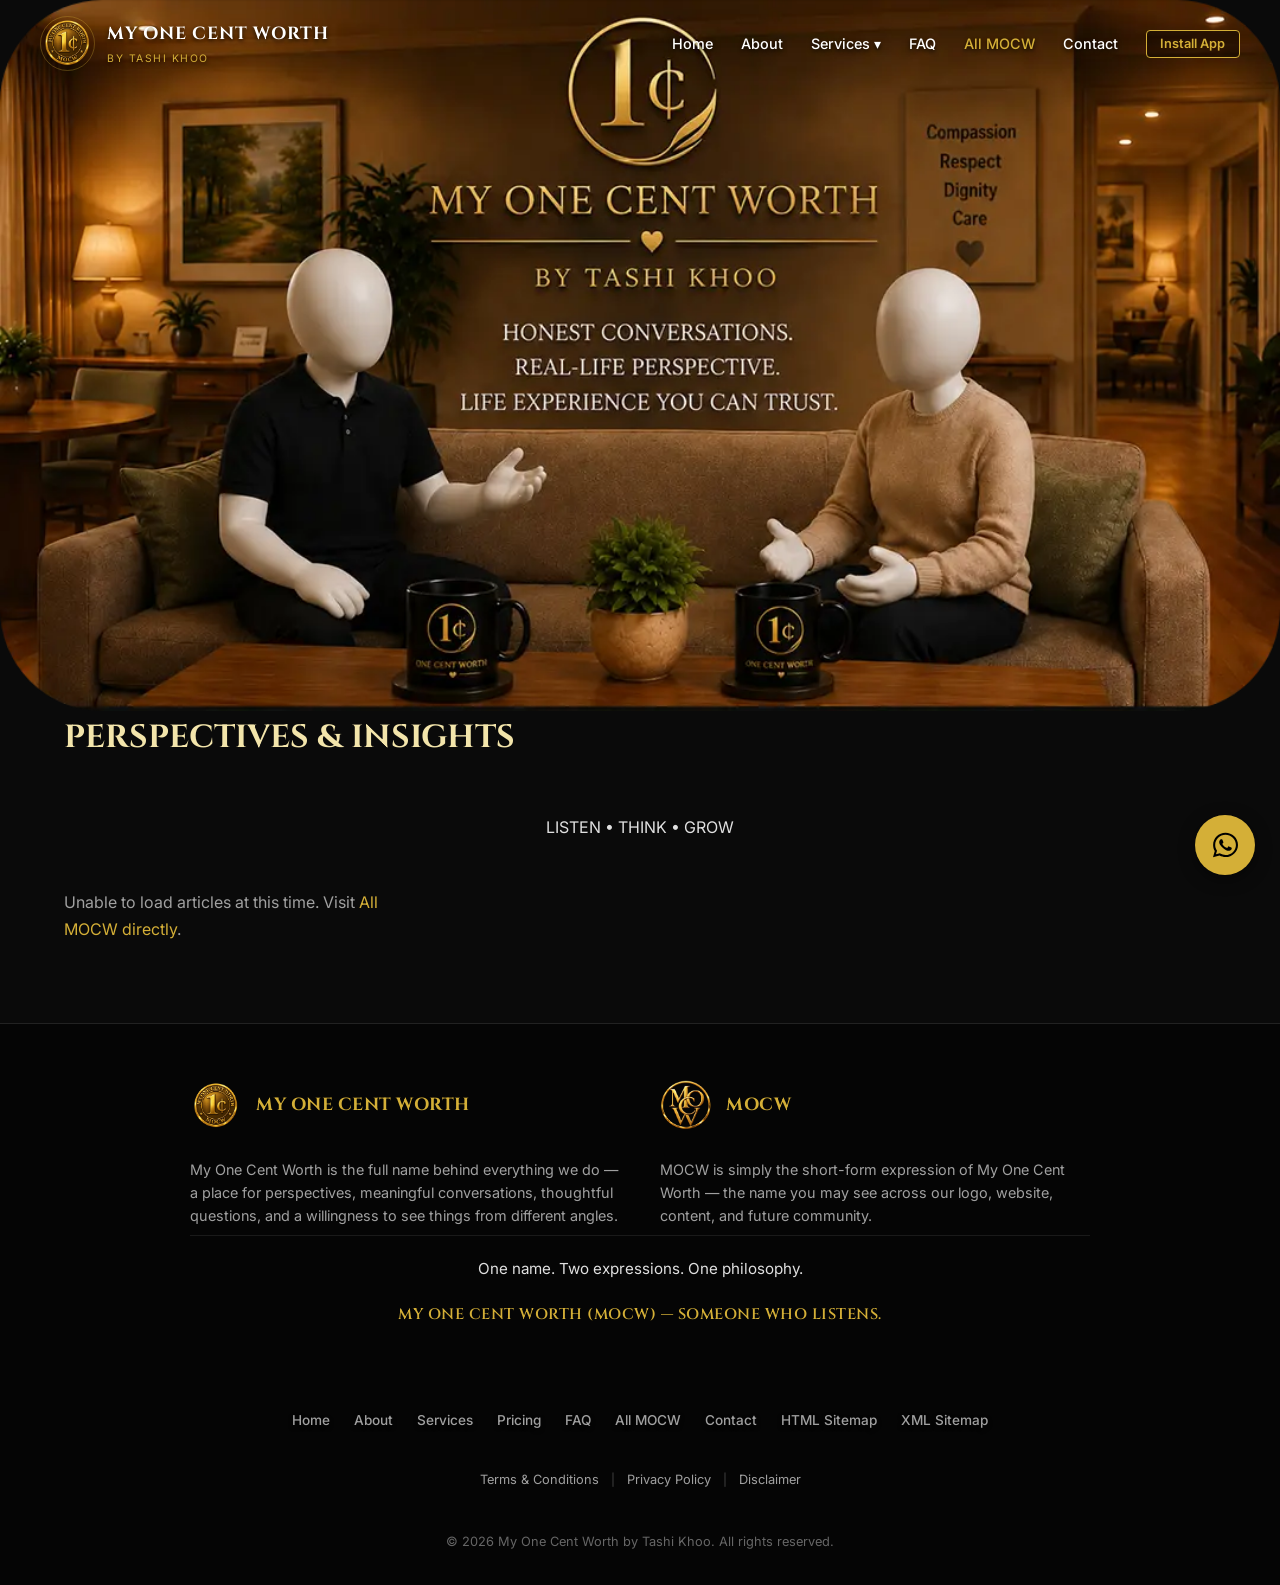
<file: blog.html>
<!DOCTYPE html>
<html lang="en">
<head>
    <meta charset="UTF-8">
    <meta name="viewport" content="width=device-width, initial-scale=1.0">
    <title>All MOCW — My One Cent Worth</title>
    <meta name="description" content="All MOCW — Thoughts, reflections, and perspectives on life, decision-making, and understanding human problems from My One Cent Worth.">
    <link rel="canonical" href="https://myonecentworth.com/blog">

    <!-- Favicon & PWA Links -->
    <link rel="icon" type="image/png" sizes="32x32" href="favicon/favicon-32x32.png">
    <link rel="icon" type="image/png" sizes="16x16" href="favicon/favicon-16x16.png">
    <link rel="apple-touch-icon" sizes="180x180" href="favicon/apple-touch-icon.png">
    <link rel="manifest" href="manifest.webmanifest">

    <!-- Google Fonts -->
    <link rel="preconnect" href="https://fonts.googleapis.com">
    <link rel="preconnect" href="https://fonts.gstatic.com" crossorigin>
    <link href="https://fonts.googleapis.com/css2?family=Cinzel:wght@500;600;700&family=Inter:wght@300;400;500;600&display=swap" rel="stylesheet">
    <link rel="stylesheet" href="mocw.css?v=45">
</head>
<body class="page-blog">

    <!-- HERO BANNER WRAPPER WITH OVERLAY NAVIGATION -->
    <div class="blog-hero-wrapper">
        <header class="main-header">
            <div class="nav-container">
                <a href="index.html" class="brand-logo">
                    <img src="images/my-one-cent-worth-logo.webp" alt="My One Cent Worth Logo" class="coin-logo">
                    <div class="logo-text">
                        <span class="brand-title">MY ONE CENT WORTH</span>
                        <span class="brand-subtitle">BY TASHI KHOO</span>
                    </div>
                </a>
                <ul class="nav-links">
                    <li><a href="index.html">Home</a></li>
                    <li><a href="about.html">About</a></li>
                    <li class="dropdown">
                        <a href="services.html">Services ▾</a>
                        <ul class="dropdown-menu">
                            <li><a href="services.html">All Services</a></li>
                            <li><a href="pricing.html">Pricing</a></li>
                        </ul>
                    </li>
                    <li><a href="faq.html">FAQ</a></li>
                    <li><a href="https://myonecentworth.com/blog" class="active">All MOCW</a></li>
                    <li><a href="contact.html">Contact</a></li>
                    <li><button id="pwa-install-btn" class="btn-pwa-install">Install App</button></li>
                </ul>
            </div>
        </header>

        <!-- Blog Hero Banner Image -->
        <div class="blog-hero-banner-container">
            <img src="images/my-one-cent-worth-blog.webp" alt="All MOCW — My One Cent Worth Banner" class="blog-hero-banner-img">
        </div>
    </div>

    <main class="container">
        <h1>PERSPECTIVES & INSIGHTS</h1>
        <p class="page-intro"> LISTEN • THINK • GROW </p>
        
        <!-- WordPress API Output Container -->
        <div id="wp-posts-grid" class="blog-grid">
            <p style="color: var(--text-muted);">Loading latest perspectives...</p>
        </div>
    </main>

    <footer class="main-footer">
        <div class="footer-container">
            <div class="footer-brand-story">
                <div class="footer-brand-grid">
                    <div class="brand-item">
                        <div class="brand-item-header">
                            <img src="images/my-one-cent-worth-logo.webp" alt="My One Cent Worth Logo" class="footer-logo-img">
                            <span class="brand-item-title">MY ONE CENT WORTH</span>
                        </div>
                        <p class="brand-item-desc">
                            My One Cent Worth is the full name behind everything we do — a place for perspectives, meaningful conversations, thoughtful questions, and a willingness to see things from different angles.
                        </p>
                    </div>

                    <div class="brand-item">
                        <div class="brand-item-header">
                            <img src="images/mocw-monogram-logo.webp" alt="MOCW Monogram Logo" class="footer-logo-img">
                            <span class="brand-item-title">MOCW</span>
                        </div>
                        <p class="brand-item-desc">
                            MOCW is simply the short-form expression of My One Cent Worth — the name you may see across our logo, website, content, and future community.
                        </p>
                    </div>
                </div>

                <div class="brand-summary-text">
                    <p>One name. Two expressions. One philosophy.</p>
                    <p class="brand-tagline">MY ONE CENT WORTH (MOCW) — SOMEONE WHO LISTENS.</p>
                </div>
            </div>

                        <nav aria-label="Footer navigation">
                <ul class="footer-links">
                    <li><a href="index.html">Home</a></li>
                    <li><a href="about.html">About</a></li>
                    <li><a href="services.html">Services</a></li>
                    <li><a href="pricing.html">Pricing</a></li>
                    <li><a href="faq.html">FAQ</a></li>
                    <li><a href="https://myonecentworth.com/blog">All MOCW</a></li>
                    <li><a href="contact.html">Contact</a></li>
                    <li><a href="sitemap.html">HTML Sitemap</a></li>
                    <li><a href="sitemap.xml" target="_blank" rel="noopener">XML Sitemap</a></li>
                </ul>
            </nav>
            <div class="footer-legal-links">
                <a href="terms-and-conditions.html">Terms &amp; Conditions</a>
                <span class="separator">|</span>
                <a href="privacy-policy.html">Privacy Policy</a>
                <span class="separator">|</span>
                <a href="disclaimer.html">Disclaimer</a>
            </div>
            <p class="copyright-text">&copy; 2026 My One Cent Worth by Tashi Khoo. All rights reserved.</p>
        </div>
    </footer>

    <!-- WHATSAPP FLOATING BUTTON -->
    <a id="my-one-cent-chat" href="https://wa.me/6583186776?text=Hello%2C%20Tashi.%20I%20want%20more%20info%20about%20the%20services." target="_blank" rel="noopener" title="WhatsApp Tashi" aria-label="WhatsApp Tashi">
        <div class="bubble"></div>
    </a>

    <!-- JavaScript to Fetch WordPress Posts -->
    <script>
    document.addEventListener('DOMContentLoaded', () => {
        const postsContainer = document.getElementById('wp-posts-grid');
        const wpApiUrl = 'https://myonecentworth.com/blog/wp-json/wp/v2/posts?_embed&per_page=6';

        fetch(wpApiUrl)
            .then(response => {
                if (!response.ok) throw new Error('Failed to fetch posts');
                return response.json();
            })
            .then(posts => {
                if (posts.length === 0) {
                    postsContainer.innerHTML = '<p style="color: var(--text-muted);">No articles published yet. Check back soon!</p>';
                    return;
                }

                let postsHtml = '';
                posts.forEach(post => {
                    const title = post.title.rendered;
                    const link = post.link;
                    const date = new Date(post.date).toLocaleDateString('en-US', {
                        year: 'numeric', month: 'long', day: 'numeric'
                    });
                    const excerpt = post.excerpt.rendered;
                    
                    let imageUrl = '';
                    if (post._embedded && post._embedded['wp:featuredmedia']) {
                        imageUrl = post._embedded['wp:featuredmedia'][0].source_url;
                    }

                    postsHtml += `
                        <article class="post-card">
                            ${imageUrl ? `<a href="${link}"><img src="${imageUrl}" alt="${title}" class="post-featured-img"></a>` : ''}
                            <h2 class="post-title"><a href="${link}">${title}</a></h2>
                            <div class="post-meta">Published on ${date}</div>
                            <div class="post-excerpt">${excerpt}</div>
                            <a href="${link}" class="btn-gold">Read Article</a>
                        </article>
                    `;
                });

                postsContainer.innerHTML = postsHtml;
            })
            .catch(error => {
                console.error('Error:', error);
                postsContainer.innerHTML = '<p style="color: var(--text-muted);">Unable to load articles at this time. Visit <a href="https://myonecentworth.com/blog" style="color: var(--text-gold);">All MOCW directly</a>.</p>';
            });
    });
    </script>

    <!-- PWA & SCRIPT REGISTRATION -->
    <script>
        let deferredPrompt;
        const installBtn = document.getElementById('pwa-install-btn');

        if ('serviceWorker' in navigator) {
            window.addEventListener('load', () => {
                navigator.serviceWorker.register('sw.js')
                    .then(reg => console.log('MOCW Service Worker registered successfully.'))
                    .catch(err => console.error('Service Worker registration failed:', err));
            });
        }

        window.addEventListener('beforeinstallprompt', (e) => {
            e.preventDefault();
            deferredPrompt = e;
            if (installBtn) installBtn.style.display = 'inline-flex';
        });

        if (installBtn) {
            installBtn.addEventListener('click', () => {
                if (deferredPrompt) {
                    deferredPrompt.prompt();
                    deferredPrompt.userChoice.then((choiceResult) => {
                        if (choiceResult.outcome === 'accepted') {
                            installBtn.style.display = 'none';
                        }
                        deferredPrompt = null;
                    });
                }
            });
        }
    </script>
</body>
</html>
</file>
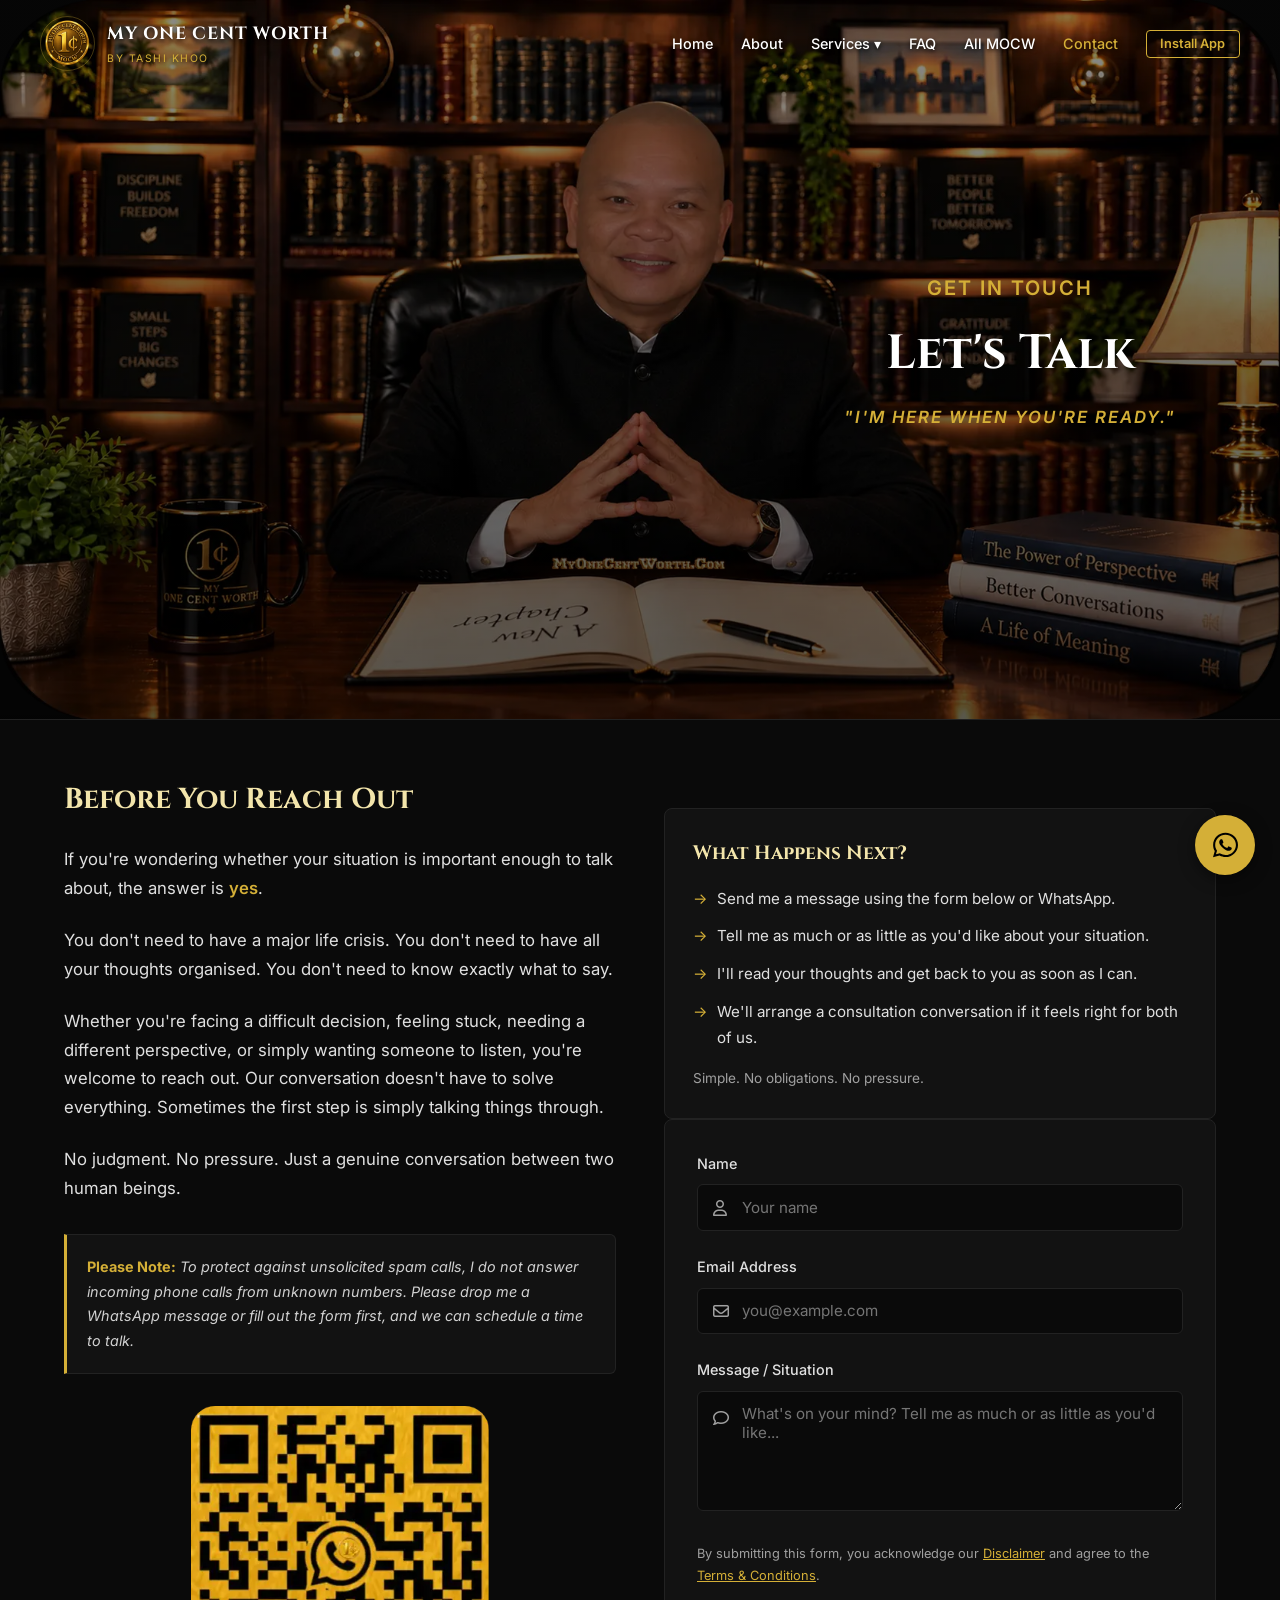
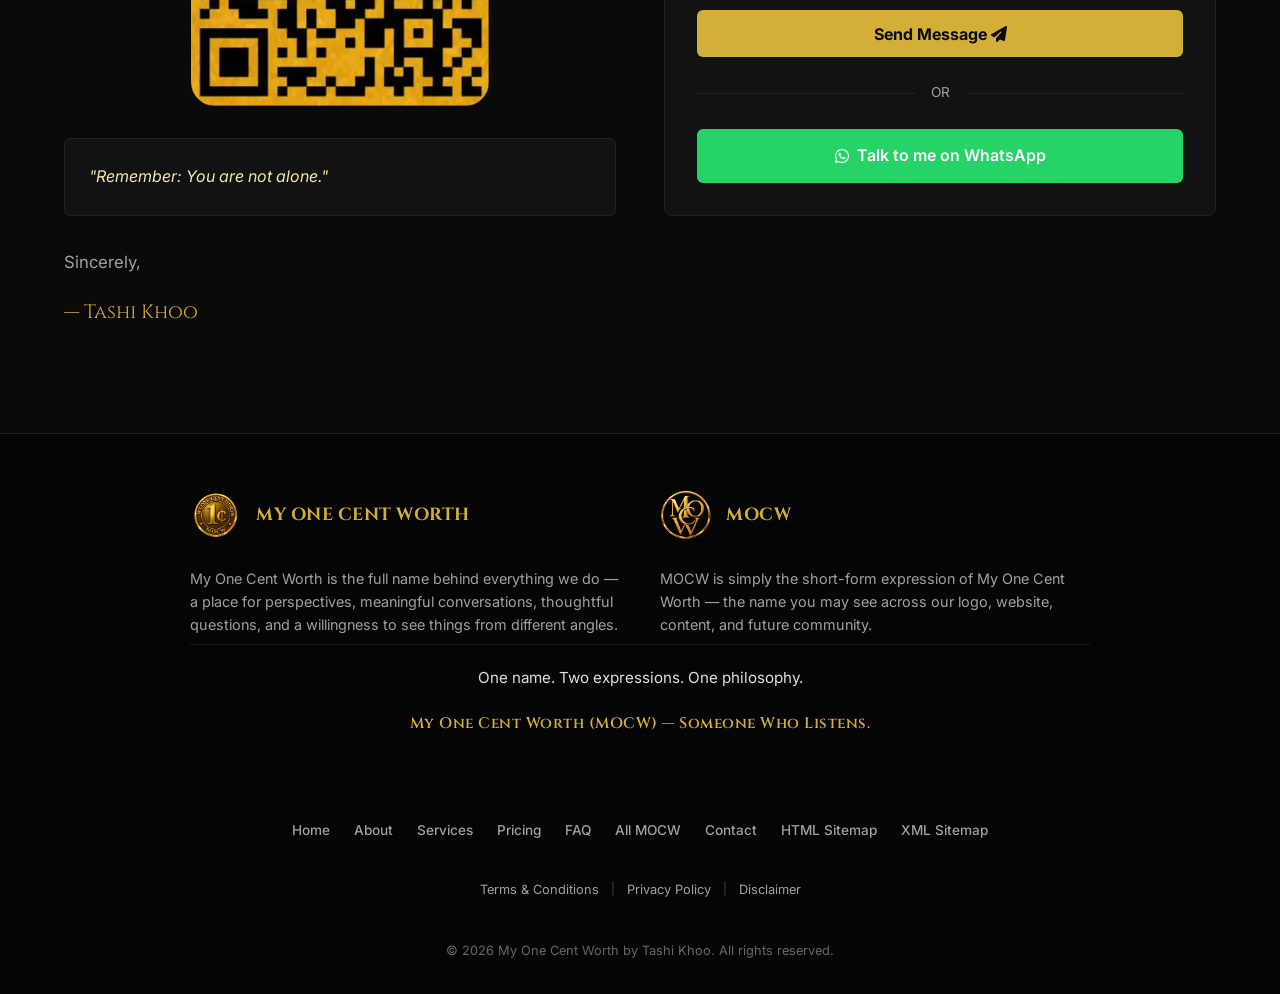
<file: contact.html>
<!DOCTYPE html>
<html lang="en">
<head>
    <meta charset="UTF-8">
    <meta name="viewport" content="width=device-width, initial-scale=1.0">
    <title>Contact | My One Cent Worth - Tashi Khoo</title>
    <meta name="description" content="Reach out to Tashi Khoo at My One Cent Worth. Send a message or connect via WhatsApp for thoughtful discussions and honest perspectives.">
    <link rel="canonical" href="https://myonecentworth.com/contact.html">
    
    <!-- Favicon Links -->
    <link rel="icon" type="image/png" sizes="32x32" href="favicon/favicon-32x32.png">
    <link rel="icon" type="image/png" sizes="16x16" href="favicon/favicon-16x16.png">
    <link rel="apple-touch-icon" sizes="180x180" href="favicon/apple-touch-icon.png">
    <link rel="manifest" href="manifest.webmanifest">

    <!-- Google Fonts -->
    <link rel="preconnect" href="https://fonts.googleapis.com">
    <link rel="preconnect" href="https://fonts.gstatic.com" crossorigin="">
    <link href="https://fonts.googleapis.com/css2?family=Cinzel:wght@500;600;700&amp;family=Inter:wght@300;400;500;600&amp;display=swap" rel="stylesheet">
    
    <!-- Font Awesome for Icons -->
    <link rel="stylesheet" href="https://cdnjs.cloudflare.com/ajax/libs/font-awesome/6.4.0/css/all.min.css">
    <link rel="stylesheet" href="mocw.css">
</head>
<body class="page-contact">

    <!-- MAIN HEADER NAVIGATION -->
    <header class="main-header">
        <div class="nav-container">
            <a href="index.html" class="brand-logo">
                <img src="images/my-one-cent-worth-logo.webp" alt="My One Cent Worth Logo" class="coin-logo">
                <div class="logo-text">
                    <span class="brand-title">MY ONE CENT WORTH</span>
                    <span class="brand-subtitle">BY TASHI KHOO</span>
                </div>
            </a>
            <ul class="nav-links">
                <li><a href="index.html">Home</a></li>
                <li><a href="about.html">About</a></li>
                <li class="dropdown">
                    <a href="services.html">Services ▾</a>
                    <ul class="dropdown-menu">
                        <li><a href="services.html">All Services</a></li>
                        <li><a href="pricing.html">Pricing</a></li>
                    </ul>
                </li>
                <li><a href="faq.html">FAQ</a></li>
                <li><a href="https://myonecentworth.com/blog">All MOCW</a></li>
                <li><a href="contact.html" class="active">Contact</a></li>
                <li><button id="pwa-install-btn" class="btn-pwa-install">Install App</button></li>
            </ul>
        </div>
    </header>

    <main class="container">
        
        <!-- Hero Section (Full-Bleed Viewport Banner) -->
        <section class="hero">
            <div class="hero-text">
                <div class="subtitle">Get In Touch</div>
                <h1>Let's Talk</h1>
                <p class="tagline">"I'm here when you're ready."</p>
            </div>
        </section>

        <!-- Main Grid Content -->
        <div class="contact-grid">
            
            <!-- Left Side: Letter & Spam Notice -->
            <div class="content-left">
                <h2>Before You Reach Out</h2>
                
                <p>If you're wondering whether your situation is important enough to talk about, the answer is <span class="highlight">yes</span>.</p>
                
                <p>You don't need to have a major life crisis. You don't need to have all your thoughts organised. You don't need to know exactly what to say.</p>
                
                <p>Whether you're facing a difficult decision, feeling stuck, needing a different perspective, or simply wanting someone to listen, you're welcome to reach out. Our conversation doesn't have to solve everything. Sometimes the first step is simply talking things through.</p>
                
                <p>No judgment. No pressure. Just a genuine conversation between two human beings.</p>

                <!-- Anti-Spam Call Notice -->
                <div class="notice-box">
                    <p><strong style="color: var(--text-gold); font-style: normal;">Please Note:</strong> To protect against unsolicited spam calls, I do not answer incoming phone calls from unknown numbers. Please drop me a WhatsApp message or fill out the form first, and we can schedule a time to talk.</p>
                </div>

                <!-- WhatsApp QR Code -->
                <img src="images/whatsapp-mocw.webp" alt="WhatsApp QR Code - My One Cent Worth" style="max-width: 300px; width: 100%; height: 300px; object-fit: contain; margin: 2rem auto; display: block;">

                <!-- Quote Box -->
                <div class="quote-box">
                    <p>"Remember: You are not alone."</p>
                </div>

                <!-- Sign Off -->
                <div class="sign-off">
                    <p class="closing">Sincerely,</p>
                    <p class="name">— Tashi Khoo</p>
                </div>
            </div>

            <!-- Right Side: Next Steps & Form -->
            <div class="content-right">
                
                <!-- Process Card -->
                <div class="process-card">
                    <h3>What Happens Next?</h3>
                    <ol class="process-steps">
                        <li>Send me a message using the form below or WhatsApp.</li>
                        <li>Tell me as much or as little as you'd like about your situation.</li>
                        <li>I'll read your thoughts and get back to you as soon as I can.</li>
                        <li>We'll arrange a consultation conversation if it feels right for both of us.</li>
                    </ol>
                    <div class="process-footer">
                        Simple. No obligations. No pressure.
                    </div>
                </div>

                <!-- Form Box -->
<div class="form-container">
    <form action="https://formspree.io/f/tashi@myonecentworth.com" method="POST">
        <div class="form-group">
            <label for="name">Name</label>
            <div class="input-wrapper">
                <i class="fa-regular fa-user"></i>
                <input type="text" id="name" name="name" class="form-control" placeholder="Your name" required>
            </div>
        </div>

        <div class="form-group">
            <label for="email">Email Address</label>
            <div class="input-wrapper">
                <i class="fa-regular fa-envelope"></i>
                <input type="email" id="email" name="_replyto" class="form-control" placeholder="you@example.com" required>
            </div>
        </div>

        <div class="form-group">
            <label for="message">Message / Situation</label>
            <div class="input-wrapper textarea-wrapper">
                <i class="fa-regular fa-comment"></i>
                <textarea id="message" name="message" class="form-control" placeholder="What's on your mind? Tell me as much or as little as you'd like..." required></textarea>
            </div>
        </div>

        <p class="form-terms">
            By submitting this form, you acknowledge our <a href="disclaimer.html">Disclaimer</a> and agree to the <a href="terms-and-conditions.html">Terms &amp; Conditions</a>.
        </p>

        <button type="submit" class="btn-submit">
            Send Message <i class="fa-solid fa-paper-plane"></i>
        </button>
    </form>

    <div class="divider-or">
        <span>OR</span>
    </div>

    <a href="https://wa.me/6583186776?text=Hello%2C%20Tashi.%20I%20want%20more%20info%20about%20the%20services." class="btn-whatsapp" target="_blank" rel="noopener">
        <i class="fa-brands fa-whatsapp"></i> Talk to me on WhatsApp
    </a>
</div>

            </div>
        </div>

    </main>

    <!-- MAIN FOOTER SECTION -->
    <footer class="main-footer">
        <div class="footer-container">
            <div class="footer-brand-story">
                <div class="footer-brand-grid">
<div class="brand-item">
                    <div class="brand-item-header">
                        <img src="images/my-one-cent-worth-logo.webp" alt="My One Cent Worth Logo" class="footer-logo-img">
                        <span class="brand-item-title">MY ONE CENT WORTH</span>
                    </div>
                    <p class="brand-item-desc">My One Cent Worth is the full name behind everything we do — a place for perspectives, meaningful conversations, thoughtful questions, and a willingness to see things from different angles.</p>
                </div>
                <div class="brand-item">
                    <div class="brand-item-header">
                        <img src="images/mocw-monogram-logo.webp" alt="MOCW Monogram Logo" class="footer-logo-img">
                        <span class="brand-item-title">MOCW</span>
                    </div>
                    <p class="brand-item-desc">MOCW is simply the short-form expression of My One Cent Worth — the name you may see across our logo, website, content, and future community.</p>
                </div>
                </div>
                <div class="brand-summary-text">
                    <p>One name. Two expressions. One philosophy.</p>
                    <p class="brand-tagline">My One Cent Worth (MOCW) — Someone Who Listens.</p>
                </div>
            </div>
                        <nav aria-label="Footer navigation">
                <ul class="footer-links">
                    <li><a href="index.html">Home</a></li>
                    <li><a href="about.html">About</a></li>
                    <li><a href="services.html">Services</a></li>
                    <li><a href="pricing.html">Pricing</a></li>
                    <li><a href="faq.html">FAQ</a></li>
                    <li><a href="https://myonecentworth.com/blog">All MOCW</a></li>
                    <li><a href="contact.html">Contact</a></li>
                    <li><a href="sitemap.html">HTML Sitemap</a></li>
                    <li><a href="sitemap.xml" target="_blank" rel="noopener">XML Sitemap</a></li>
                </ul>
            </nav>
            <div class="footer-legal-links">
                <a href="terms-and-conditions.html">Terms &amp; Conditions</a>
                <span class="separator">|</span>
                <a href="privacy-policy.html">Privacy Policy</a>
                <span class="separator">|</span>
                <a href="disclaimer.html">Disclaimer</a>
            </div>
            <p class="copyright-text">&copy; 2026 My One Cent Worth by Tashi Khoo. All rights reserved.</p>
        </div>
    </footer>

    <!-- WHATSAPP FLOATING BUTTON -->
    <a id="my-one-cent-chat" href="https://wa.me/6583186776?text=Hello%2C%20Tashi.%20I%20want%20more%20info%20about%20the%20services." target="_blank" rel="noopener" title="WhatsApp Tashi" aria-label="WhatsApp Tashi">
        <div class="bubble"></div>
    </a>

    <!-- PWA & SERVICE WORKER REGISTRATION -->
    <script>
        let deferredPrompt;
        const installBtn = document.getElementById('pwa-install-btn');

        if ('serviceWorker' in navigator) {
            window.addEventListener('load', () => {
                navigator.serviceWorker.register('sw.js')
                    .then(reg => console.log('MOCW Service Worker registered successfully.'))
                    .catch(err => console.error('Service Worker registration failed:', err));
            });
        }

        window.addEventListener('beforeinstallprompt', (e) => {
            e.preventDefault();
            deferredPrompt = e;
            if (installBtn) installBtn.style.display = 'inline-flex';
        });

        if (installBtn) {
            installBtn.addEventListener('click', () => {
                if (deferredPrompt) {
                    deferredPrompt.prompt();
                    deferredPrompt.userChoice.then((choiceResult) => {
                        if (choiceResult.outcome === 'accepted') {
                            installBtn.style.display = 'none';
                        }
                        deferredPrompt = null;
                    });
                }
            });
        }
    </script>
</body>
</html>
</file>
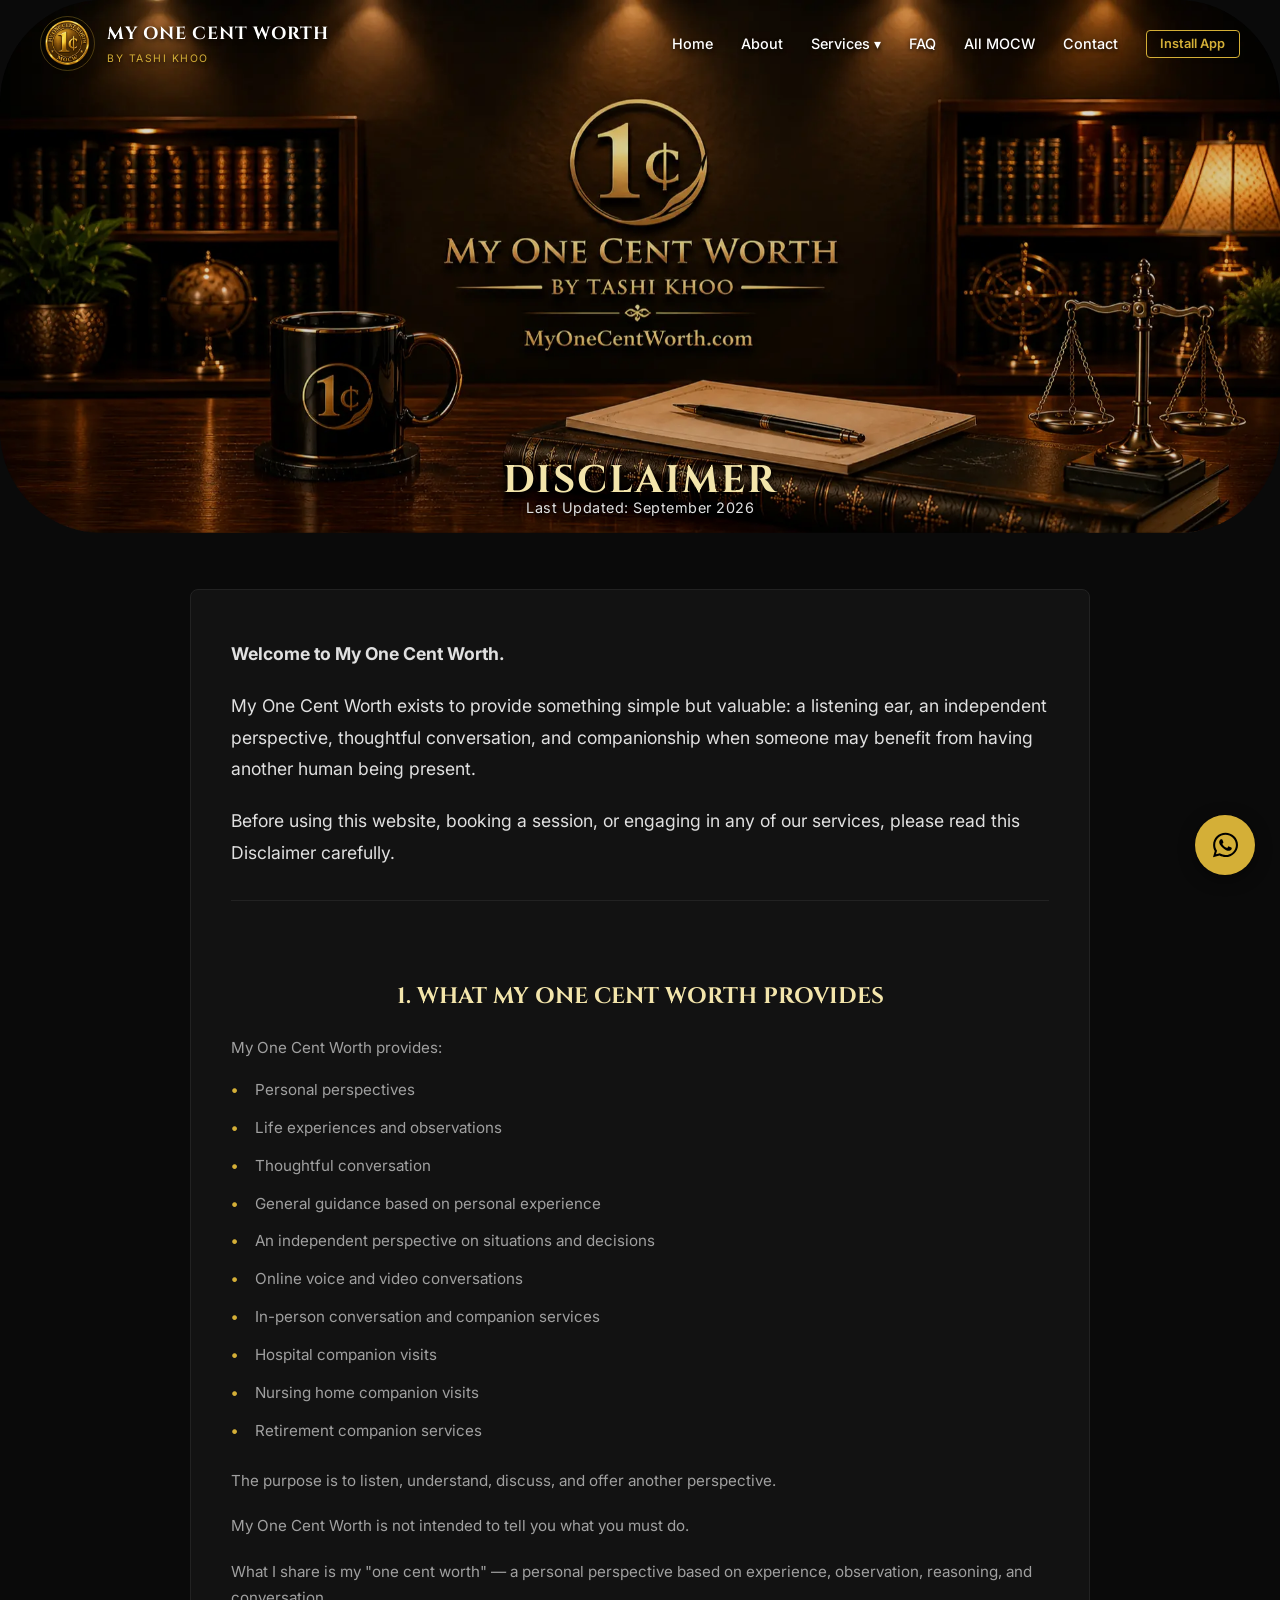
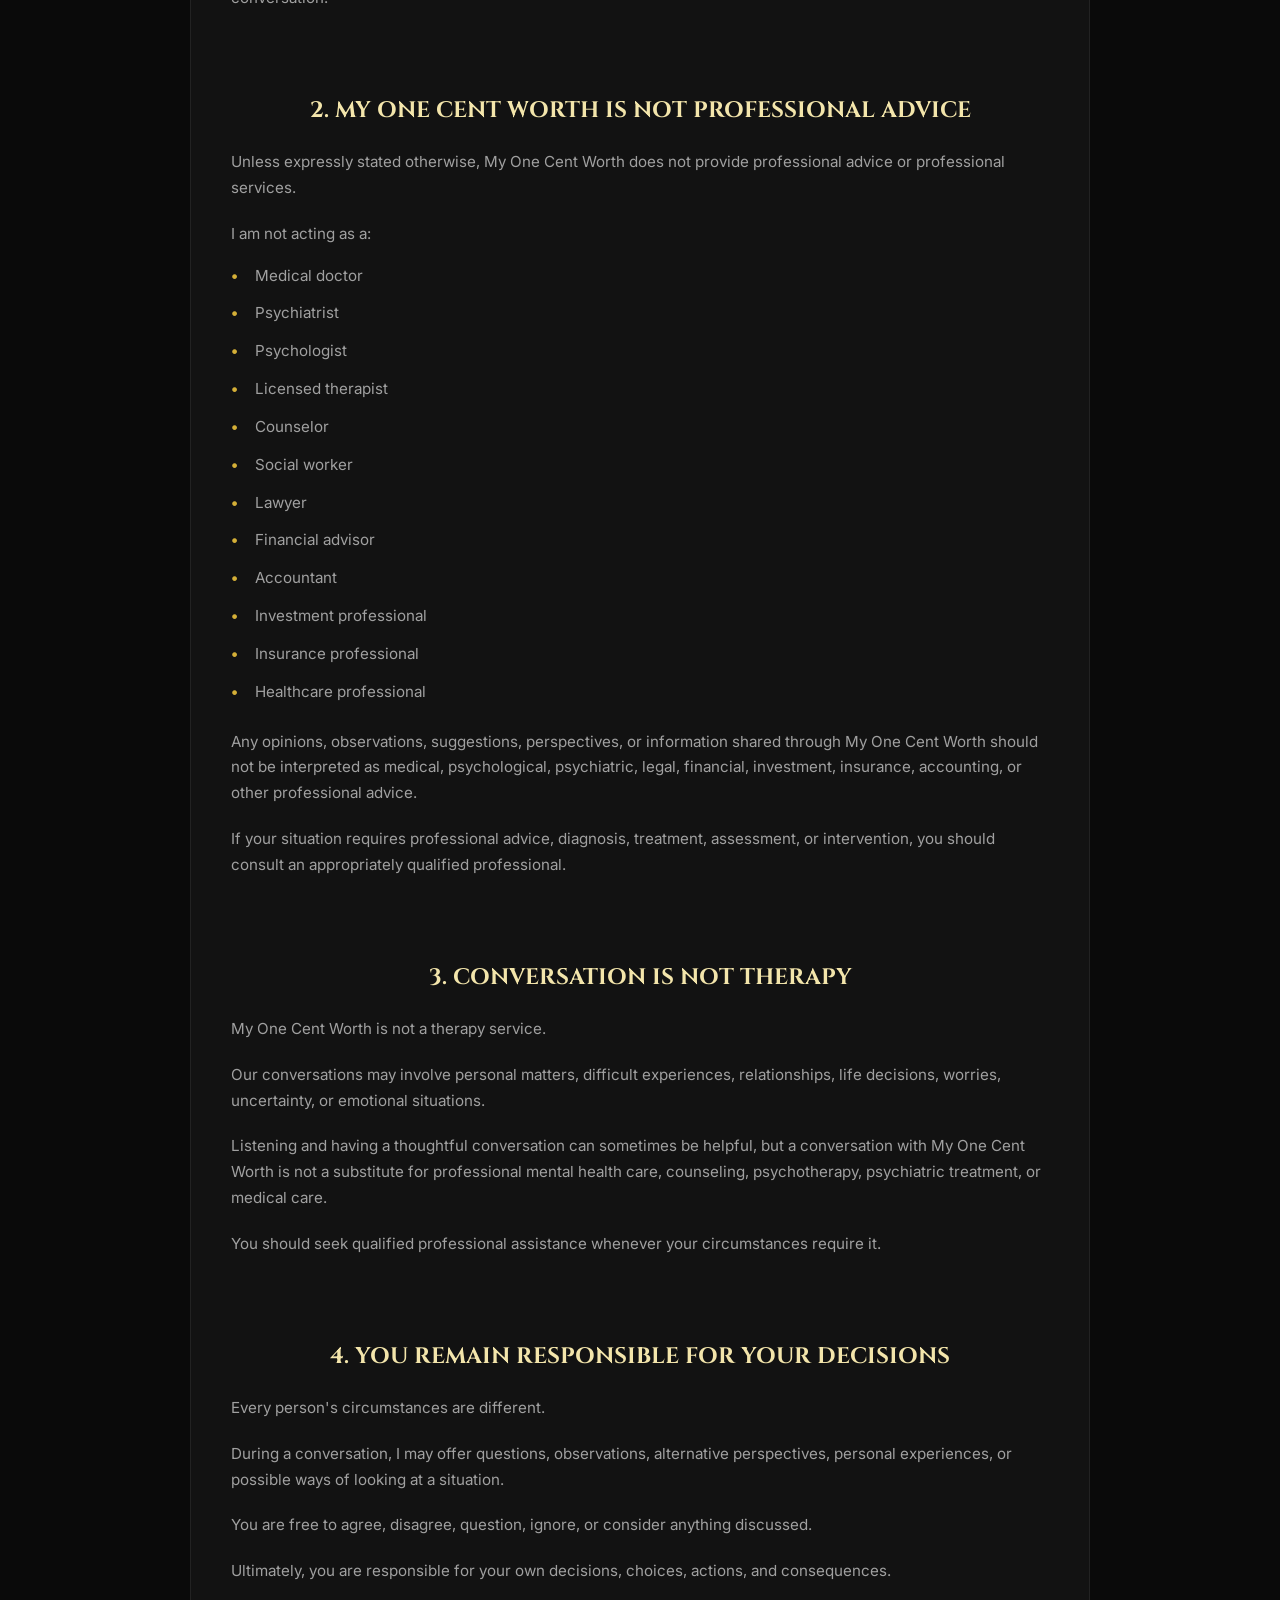
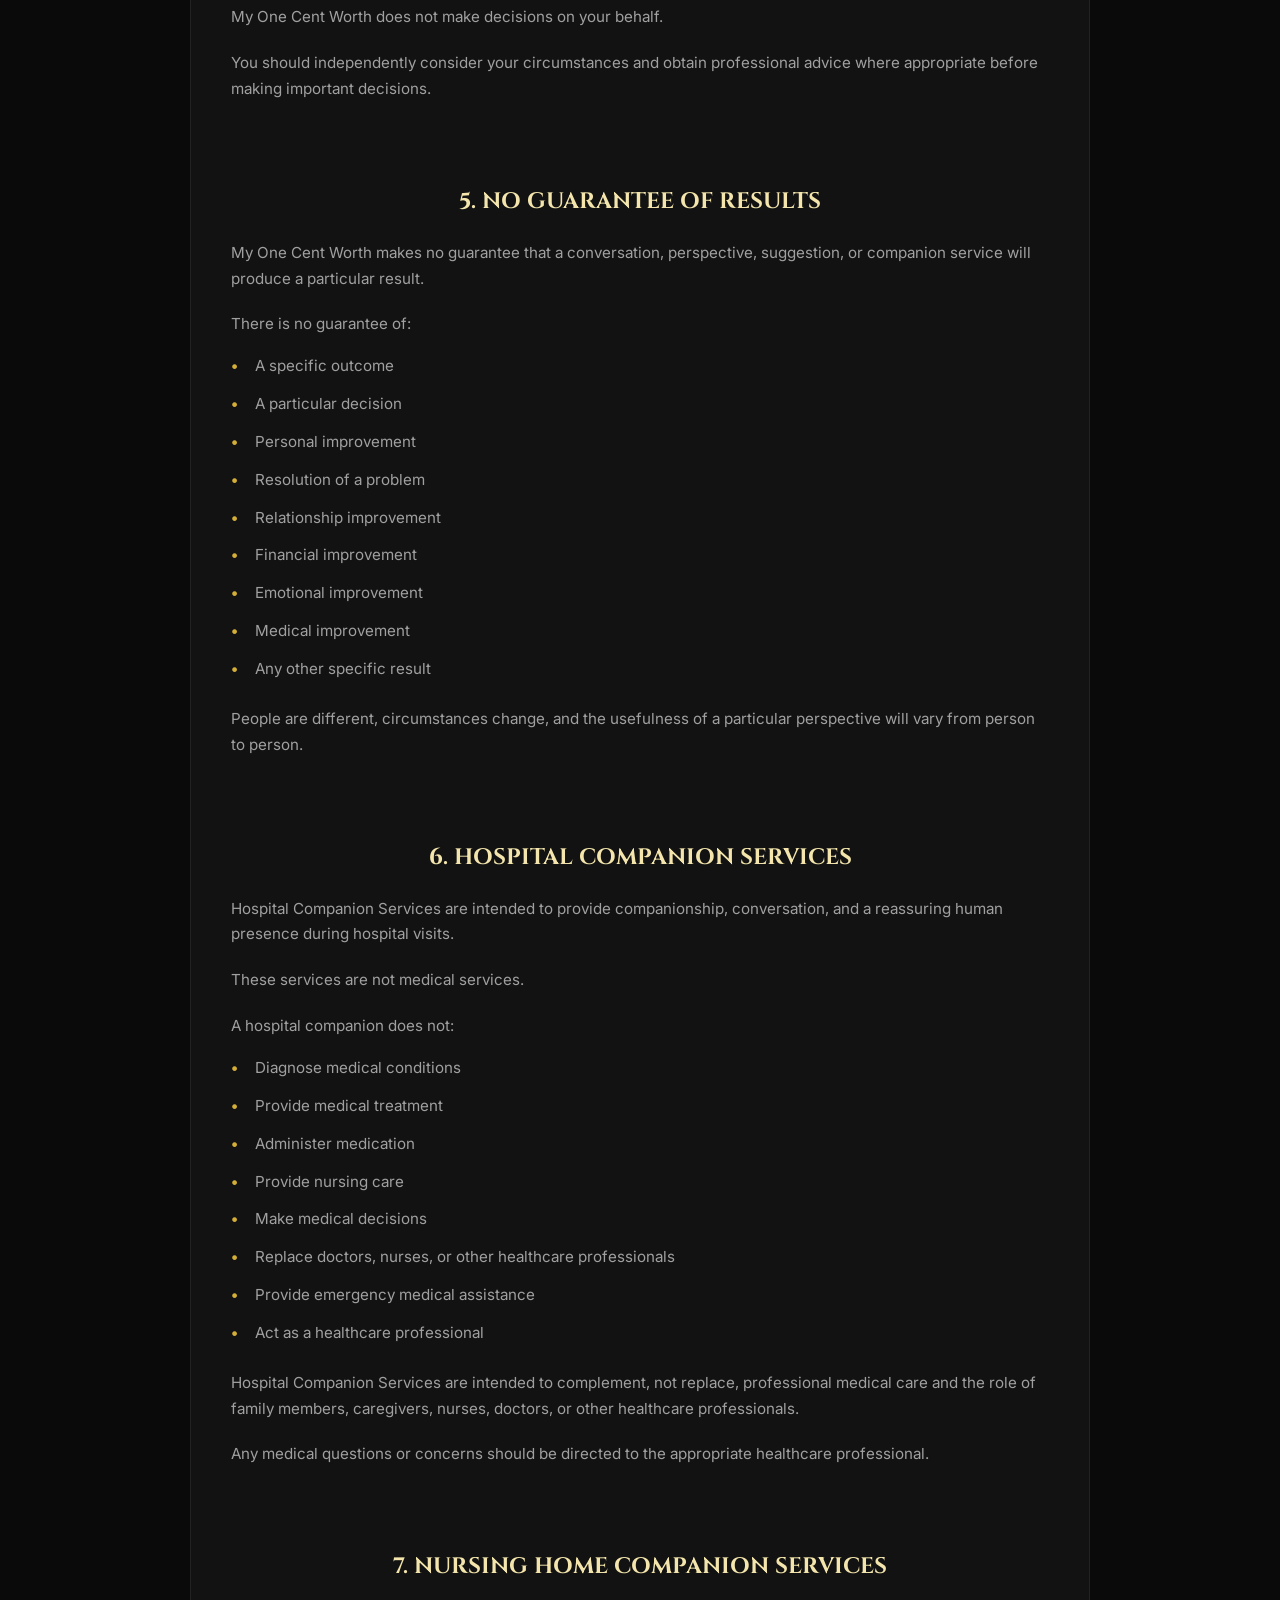
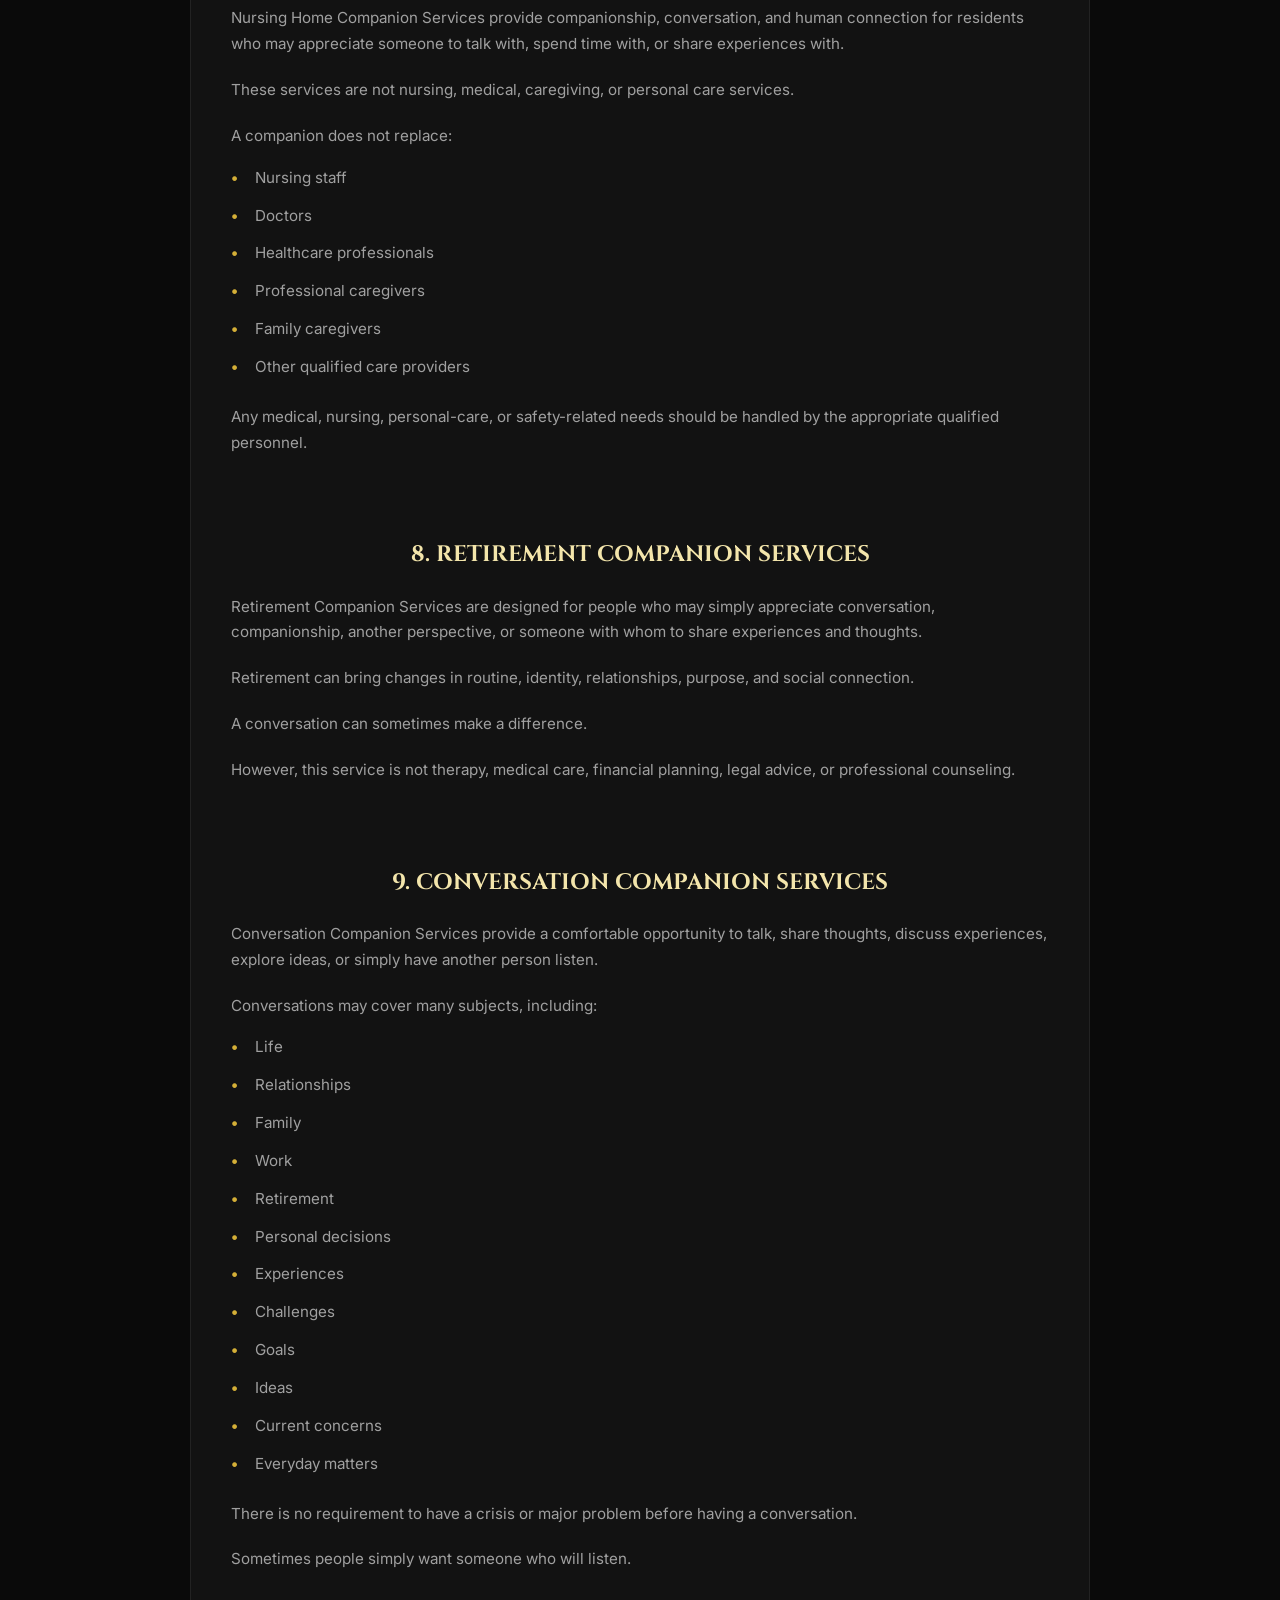
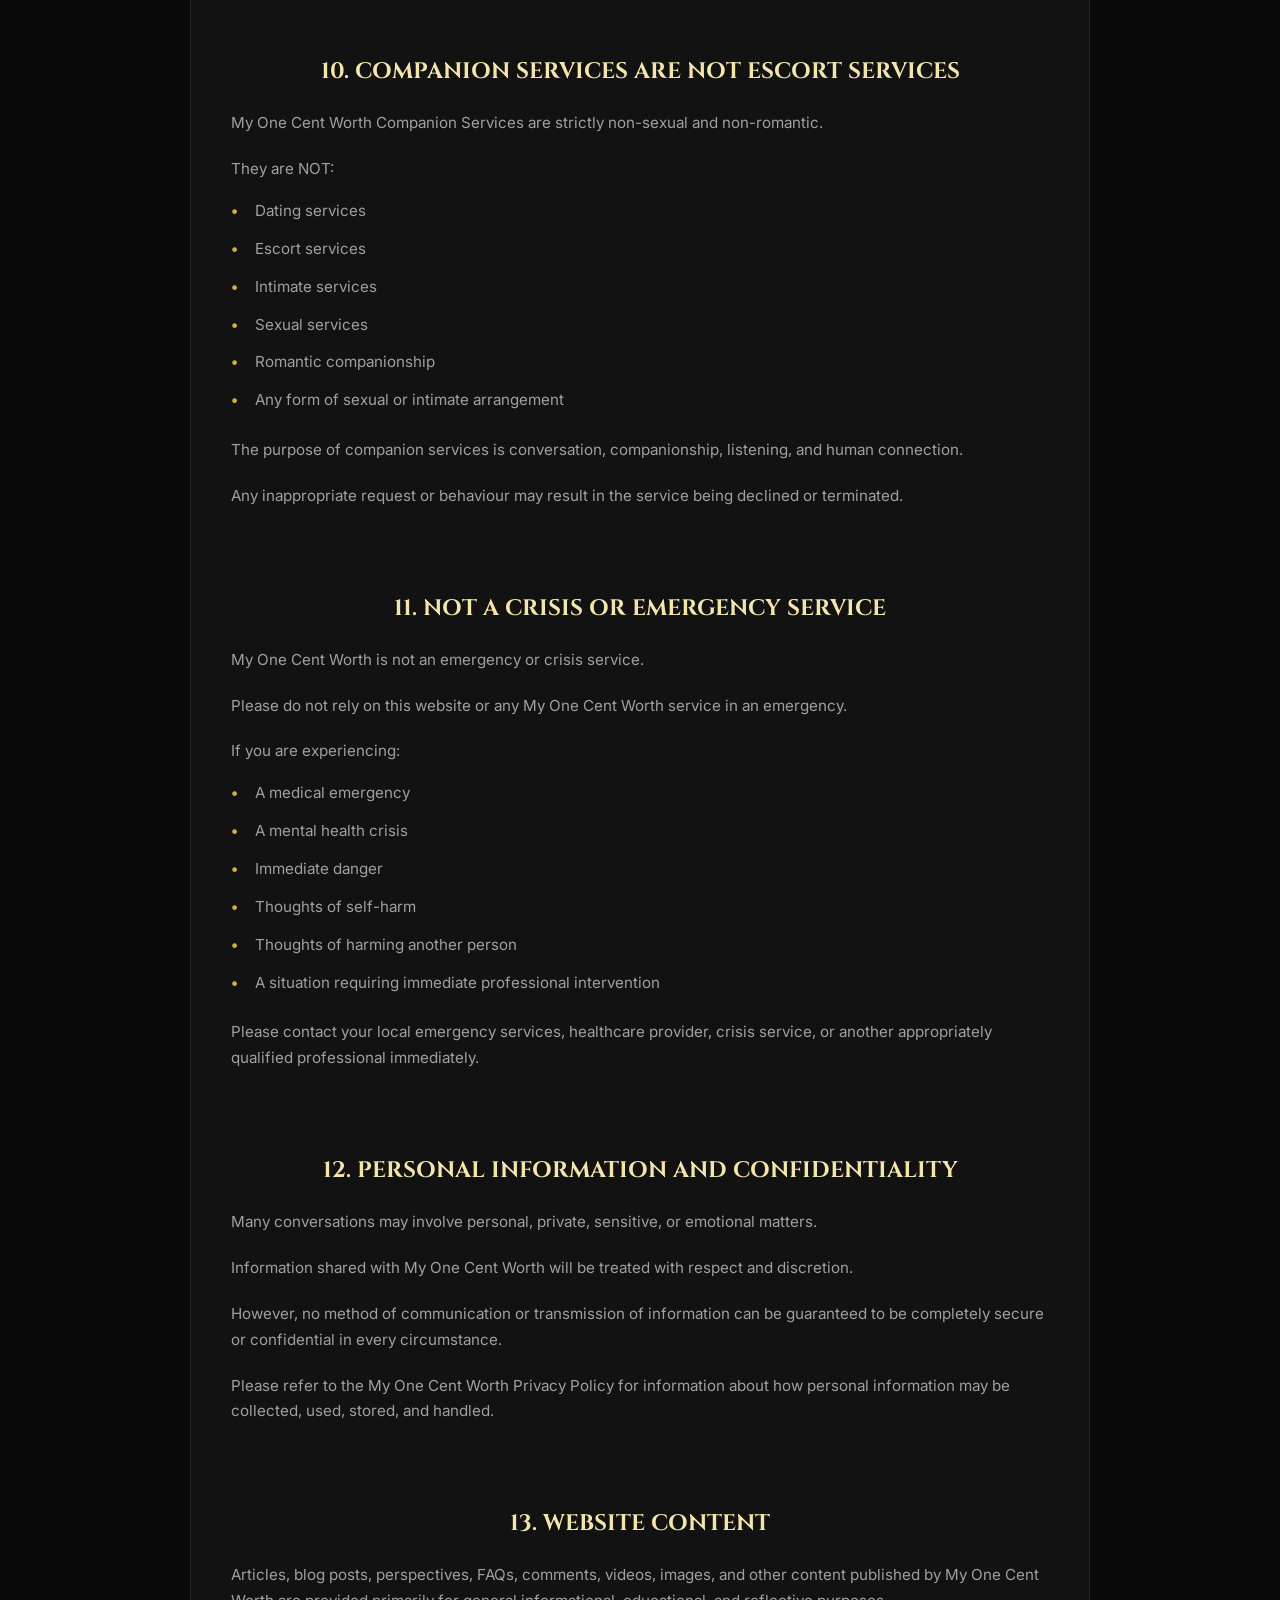
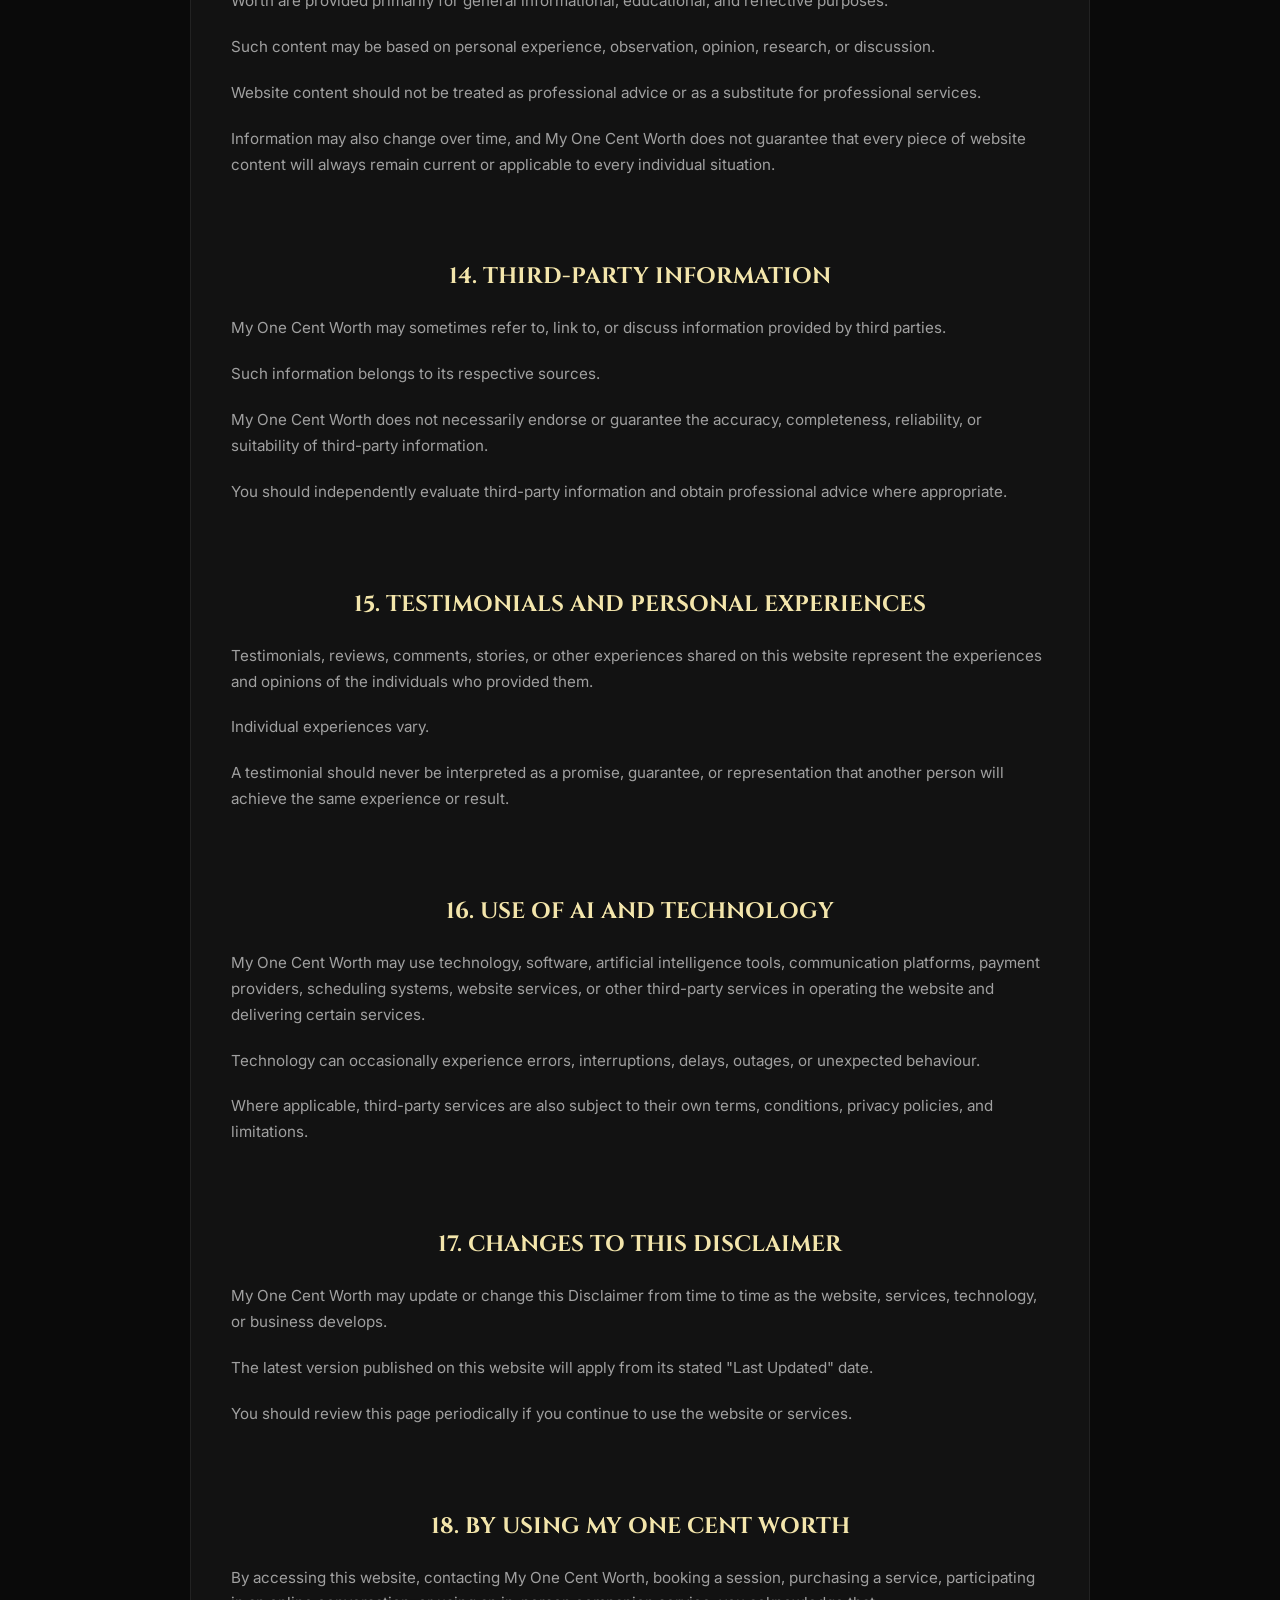
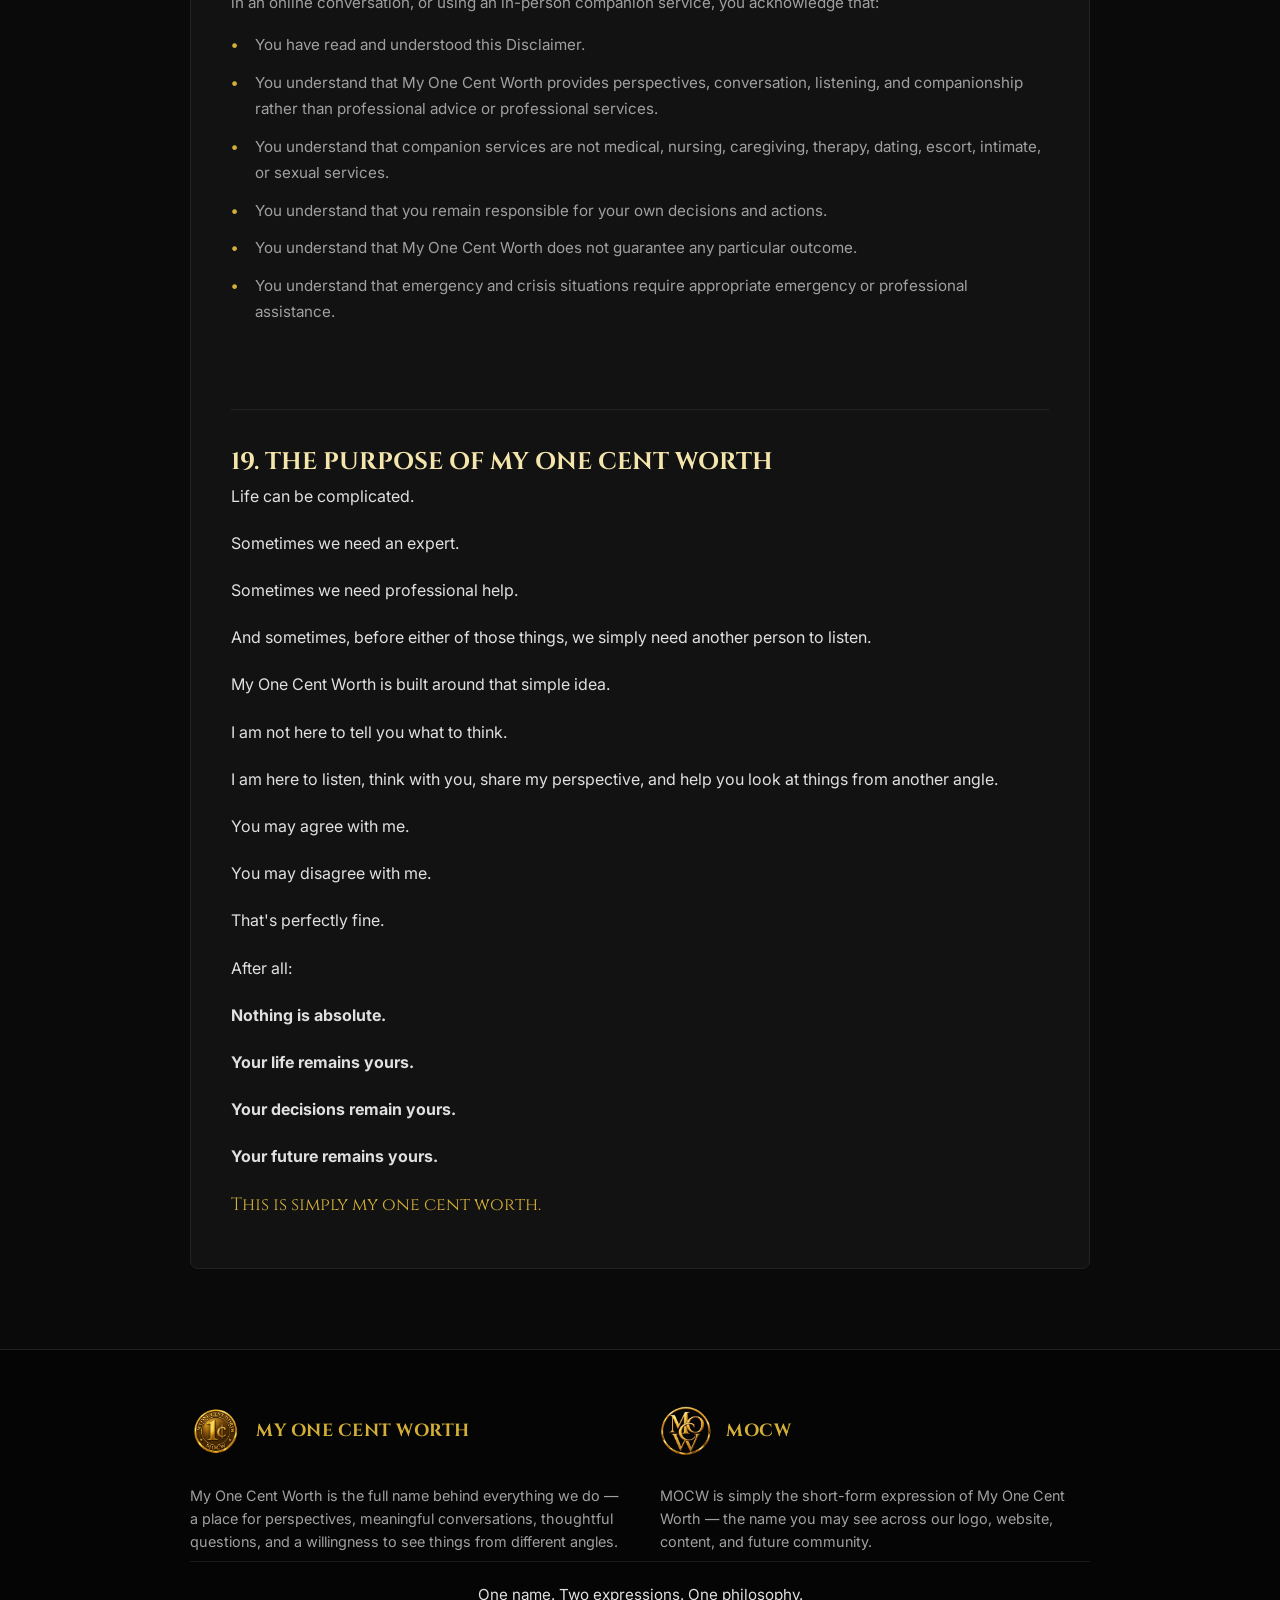
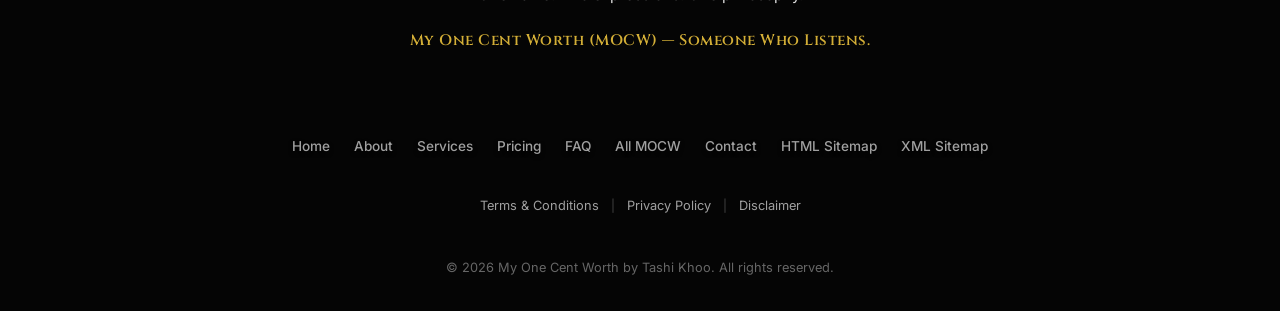
<file: disclaimer.html>
<!DOCTYPE html>
<html lang="en">
<head>
    <meta charset="UTF-8">
    <meta name="viewport" content="width=device-width, initial-scale=1.0">
    <title>Disclaimer | My One Cent Worth</title>
    <meta name="description" content="Read the Disclaimer for My One Cent Worth. Understand our scope of service, personal perspectives, and companion guidelines.">
    <link rel="canonical" href="https://myonecentworth.com/disclaimer.html">
    
    <!-- Favicon Links -->
    <link rel="icon" type="image/png" sizes="32x32" href="favicon/favicon-32x32.png">
    <link rel="icon" type="image/png" sizes="16x16" href="favicon/favicon-16x16.png">
    <link rel="apple-touch-icon" sizes="180x180" href="favicon/apple-touch-icon.png">
    <link rel="manifest" href="manifest.webmanifest">

    <!-- Google Fonts -->
    <link rel="preconnect" href="https://fonts.googleapis.com">
    <link rel="preconnect" href="https://fonts.gstatic.com" crossorigin="">
    <link href="https://fonts.googleapis.com/css2?family=Cinzel:wght@500;600;700&amp;family=Inter:wght@300;400;500;600&amp;display=swap" rel="stylesheet">
    <link rel="stylesheet" href="mocw.css">
</head>
<body class="page-disclaimer">

    <!-- HERO BANNER WRAPPER WITH OVERLAY NAVIGATION -->
    <div class="disclaimer-hero-wrapper">
        <header class="main-header">
            <div class="nav-container">
                <a href="index.html" class="brand-logo">
                    <img src="images/my-one-cent-worth-logo.webp" alt="My One Cent Worth Logo" class="coin-logo">
                    <div class="logo-text">
                        <span class="brand-title">MY ONE CENT WORTH</span>
                        <span class="brand-subtitle">BY TASHI KHOO</span>
                    </div>
                </a>
                <ul class="nav-links">
                    <li><a href="index.html">Home</a></li>
                    <li><a href="about.html">About</a></li>
                    <li class="dropdown">
                        <a href="services.html">Services ▾</a>
                        <ul class="dropdown-menu">
                            <li><a href="services.html">All Services</a></li>
                            <li><a href="pricing.html">Pricing</a></li>
                        </ul>
                    </li>
                    <li><a href="faq.html">FAQ</a></li>
                    <li><a href="https://myonecentworth.com/blog">All MOCW</a></li>
                    <li><a href="contact.html">Contact</a></li>
                    <li><button id="pwa-install-btn" class="btn-pwa-install">Install App</button></li>
                </ul>
            </div>
        </header>

        <!-- Disclaimer Hero Banner Image -->
        <div class="disclaimer-hero-banner-container">
            <img src="images/my-one-cent-worth-mocw.webp" alt="My One Cent Worth Disclaimer Banner" class="disclaimer-hero-banner-img">
            <div class="banner-overlay-text">
                <h1 class="banner-title">DISCLAIMER</h1>
                <p class="banner-last-updated">Last Updated: September 2026</p>
            </div>
        </div>
    </div>

    <main class="container">

        <!-- MAIN LEGAL CONTENT -->
        <article class="legal-content">
            
            <div class="legal-intro">
                <p><strong>Welcome to My One Cent Worth.</strong></p>
                <p>My One Cent Worth exists to provide something simple but valuable: a listening ear, an independent perspective, thoughtful conversation, and companionship when someone may benefit from having another human being present.</p>
                <p>Before using this website, booking a session, or engaging in any of our services, please read this Disclaimer carefully.</p>
            </div>

            <section class="legal-section">
                <h2>1. WHAT MY ONE CENT WORTH PROVIDES</h2>
                <p>My One Cent Worth provides:</p>
                <ul class="legal-list">
                    <li>Personal perspectives</li>
                    <li>Life experiences and observations</li>
                    <li>Thoughtful conversation</li>
                    <li>General guidance based on personal experience</li>
                    <li>An independent perspective on situations and decisions</li>
                    <li>Online voice and video conversations</li>
                    <li>In-person conversation and companion services</li>
                    <li>Hospital companion visits</li>
                    <li>Nursing home companion visits</li>
                    <li>Retirement companion services</li>
                </ul>
                <p>The purpose is to listen, understand, discuss, and offer another perspective.</p>
                <p>My One Cent Worth is not intended to tell you what you must do.</p>
                <p>What I share is my "one cent worth" — a personal perspective based on experience, observation, reasoning, and conversation.</p>
            </section>

            <section class="legal-section">
                <h2>2. MY ONE CENT WORTH IS NOT PROFESSIONAL ADVICE</h2>
                <p>Unless expressly stated otherwise, My One Cent Worth does not provide professional advice or professional services.</p>
                <p>I am not acting as a:</p>
                <ul class="legal-list">
                    <li>Medical doctor</li>
                    <li>Psychiatrist</li>
                    <li>Psychologist</li>
                    <li>Licensed therapist</li>
                    <li>Counselor</li>
                    <li>Social worker</li>
                    <li>Lawyer</li>
                    <li>Financial advisor</li>
                    <li>Accountant</li>
                    <li>Investment professional</li>
                    <li>Insurance professional</li>
                    <li>Healthcare professional</li>
                </ul>
                <p>Any opinions, observations, suggestions, perspectives, or information shared through My One Cent Worth should not be interpreted as medical, psychological, psychiatric, legal, financial, investment, insurance, accounting, or other professional advice.</p>
                <p>If your situation requires professional advice, diagnosis, treatment, assessment, or intervention, you should consult an appropriately qualified professional.</p>
            </section>

            <section class="legal-section">
                <h2>3. CONVERSATION IS NOT THERAPY</h2>
                <p>My One Cent Worth is not a therapy service.</p>
                <p>Our conversations may involve personal matters, difficult experiences, relationships, life decisions, worries, uncertainty, or emotional situations.</p>
                <p>Listening and having a thoughtful conversation can sometimes be helpful, but a conversation with My One Cent Worth is not a substitute for professional mental health care, counseling, psychotherapy, psychiatric treatment, or medical care.</p>
                <p>You should seek qualified professional assistance whenever your circumstances require it.</p>
            </section>

            <section class="legal-section">
                <h2>4. YOU REMAIN RESPONSIBLE FOR YOUR DECISIONS</h2>
                <p>Every person's circumstances are different.</p>
                <p>During a conversation, I may offer questions, observations, alternative perspectives, personal experiences, or possible ways of looking at a situation.</p>
                <p>You are free to agree, disagree, question, ignore, or consider anything discussed.</p>
                <p>Ultimately, you are responsible for your own decisions, choices, actions, and consequences.</p>
                <p>My One Cent Worth does not make decisions on your behalf.</p>
                <p>You should independently consider your circumstances and obtain professional advice where appropriate before making important decisions.</p>
            </section>

            <section class="legal-section">
                <h2>5. NO GUARANTEE OF RESULTS</h2>
                <p>My One Cent Worth makes no guarantee that a conversation, perspective, suggestion, or companion service will produce a particular result.</p>
                <p>There is no guarantee of:</p>
                <ul class="legal-list">
                    <li>A specific outcome</li>
                    <li>A particular decision</li>
                    <li>Personal improvement</li>
                    <li>Resolution of a problem</li>
                    <li>Relationship improvement</li>
                    <li>Financial improvement</li>
                    <li>Emotional improvement</li>
                    <li>Medical improvement</li>
                    <li>Any other specific result</li>
                </ul>
                <p>People are different, circumstances change, and the usefulness of a particular perspective will vary from person to person.</p>
            </section>

            <section class="legal-section">
                <h2>6. HOSPITAL COMPANION SERVICES</h2>
                <p>Hospital Companion Services are intended to provide companionship, conversation, and a reassuring human presence during hospital visits.</p>
                <p>These services are not medical services.</p>
                <p>A hospital companion does not:</p>
                <ul class="legal-list">
                    <li>Diagnose medical conditions</li>
                    <li>Provide medical treatment</li>
                    <li>Administer medication</li>
                    <li>Provide nursing care</li>
                    <li>Make medical decisions</li>
                    <li>Replace doctors, nurses, or other healthcare professionals</li>
                    <li>Provide emergency medical assistance</li>
                    <li>Act as a healthcare professional</li>
                </ul>
                <p>Hospital Companion Services are intended to complement, not replace, professional medical care and the role of family members, caregivers, nurses, doctors, or other healthcare professionals.</p>
                <p>Any medical questions or concerns should be directed to the appropriate healthcare professional.</p>
            </section>

            <section class="legal-section">
                <h2>7. NURSING HOME COMPANION SERVICES</h2>
                <p>Nursing Home Companion Services provide companionship, conversation, and human connection for residents who may appreciate someone to talk with, spend time with, or share experiences with.</p>
                <p>These services are not nursing, medical, caregiving, or personal care services.</p>
                <p>A companion does not replace:</p>
                <ul class="legal-list">
                    <li>Nursing staff</li>
                    <li>Doctors</li>
                    <li>Healthcare professionals</li>
                    <li>Professional caregivers</li>
                    <li>Family caregivers</li>
                    <li>Other qualified care providers</li>
                </ul>
                <p>Any medical, nursing, personal-care, or safety-related needs should be handled by the appropriate qualified personnel.</p>
            </section>

            <section class="legal-section">
                <h2>8. RETIREMENT COMPANION SERVICES</h2>
                <p>Retirement Companion Services are designed for people who may simply appreciate conversation, companionship, another perspective, or someone with whom to share experiences and thoughts.</p>
                <p>Retirement can bring changes in routine, identity, relationships, purpose, and social connection.</p>
                <p>A conversation can sometimes make a difference.</p>
                <p>However, this service is not therapy, medical care, financial planning, legal advice, or professional counseling.</p>
            </section>

            <section class="legal-section">
                <h2>9. CONVERSATION COMPANION SERVICES</h2>
                <p>Conversation Companion Services provide a comfortable opportunity to talk, share thoughts, discuss experiences, explore ideas, or simply have another person listen.</p>
                <p>Conversations may cover many subjects, including:</p>
                <ul class="legal-list">
                    <li>Life</li>
                    <li>Relationships</li>
                    <li>Family</li>
                    <li>Work</li>
                    <li>Retirement</li>
                    <li>Personal decisions</li>
                    <li>Experiences</li>
                    <li>Challenges</li>
                    <li>Goals</li>
                    <li>Ideas</li>
                    <li>Current concerns</li>
                    <li>Everyday matters</li>
                </ul>
                <p>There is no requirement to have a crisis or major problem before having a conversation.</p>
                <p>Sometimes people simply want someone who will listen.</p>
            </section>

            <section class="legal-section">
                <h2>10. COMPANION SERVICES ARE NOT ESCORT SERVICES</h2>
                <p>My One Cent Worth Companion Services are strictly non-sexual and non-romantic.</p>
                <p>They are NOT:</p>
                <ul class="legal-list">
                    <li>Dating services</li>
                    <li>Escort services</li>
                    <li>Intimate services</li>
                    <li>Sexual services</li>
                    <li>Romantic companionship</li>
                    <li>Any form of sexual or intimate arrangement</li>
                </ul>
                <p>The purpose of companion services is conversation, companionship, listening, and human connection.</p>
                <p>Any inappropriate request or behaviour may result in the service being declined or terminated.</p>
            </section>

            <section class="legal-section">
                <h2>11. NOT A CRISIS OR EMERGENCY SERVICE</h2>
                <p>My One Cent Worth is not an emergency or crisis service.</p>
                <p>Please do not rely on this website or any My One Cent Worth service in an emergency.</p>
                <p>If you are experiencing:</p>
                <ul class="legal-list">
                    <li>A medical emergency</li>
                    <li>A mental health crisis</li>
                    <li>Immediate danger</li>
                    <li>Thoughts of self-harm</li>
                    <li>Thoughts of harming another person</li>
                    <li>A situation requiring immediate professional intervention</li>
                </ul>
                <p>Please contact your local emergency services, healthcare provider, crisis service, or another appropriately qualified professional immediately.</p>
            </section>

            <section class="legal-section">
                <h2>12. PERSONAL INFORMATION AND CONFIDENTIALITY</h2>
                <p>Many conversations may involve personal, private, sensitive, or emotional matters.</p>
                <p>Information shared with My One Cent Worth will be treated with respect and discretion.</p>
                <p>However, no method of communication or transmission of information can be guaranteed to be completely secure or confidential in every circumstance.</p>
                <p>Please refer to the My One Cent Worth Privacy Policy for information about how personal information may be collected, used, stored, and handled.</p>
            </section>

            <section class="legal-section">
                <h2>13. WEBSITE CONTENT</h2>
                <p>Articles, blog posts, perspectives, FAQs, comments, videos, images, and other content published by My One Cent Worth are provided primarily for general informational, educational, and reflective purposes.</p>
                <p>Such content may be based on personal experience, observation, opinion, research, or discussion.</p>
                <p>Website content should not be treated as professional advice or as a substitute for professional services.</p>
                <p>Information may also change over time, and My One Cent Worth does not guarantee that every piece of website content will always remain current or applicable to every individual situation.</p>
            </section>

            <section class="legal-section">
                <h2>14. THIRD-PARTY INFORMATION</h2>
                <p>My One Cent Worth may sometimes refer to, link to, or discuss information provided by third parties.</p>
                <p>Such information belongs to its respective sources.</p>
                <p>My One Cent Worth does not necessarily endorse or guarantee the accuracy, completeness, reliability, or suitability of third-party information.</p>
                <p>You should independently evaluate third-party information and obtain professional advice where appropriate.</p>
            </section>

            <section class="legal-section">
                <h2>15. TESTIMONIALS AND PERSONAL EXPERIENCES</h2>
                <p>Testimonials, reviews, comments, stories, or other experiences shared on this website represent the experiences and opinions of the individuals who provided them.</p>
                <p>Individual experiences vary.</p>
                <p>A testimonial should never be interpreted as a promise, guarantee, or representation that another person will achieve the same experience or result.</p>
            </section>

            <section class="legal-section">
                <h2>16. USE OF AI AND TECHNOLOGY</h2>
                <p>My One Cent Worth may use technology, software, artificial intelligence tools, communication platforms, payment providers, scheduling systems, website services, or other third-party services in operating the website and delivering certain services.</p>
                <p>Technology can occasionally experience errors, interruptions, delays, outages, or unexpected behaviour.</p>
                <p>Where applicable, third-party services are also subject to their own terms, conditions, privacy policies, and limitations.</p>
            </section>

            <section class="legal-section">
                <h2>17. CHANGES TO THIS DISCLAIMER</h2>
                <p>My One Cent Worth may update or change this Disclaimer from time to time as the website, services, technology, or business develops.</p>
                <p>The latest version published on this website will apply from its stated "Last Updated" date.</p>
                <p>You should review this page periodically if you continue to use the website or services.</p>
            </section>

            <section class="legal-section">
                <h2>18. BY USING MY ONE CENT WORTH</h2>
                <p>By accessing this website, contacting My One Cent Worth, booking a session, purchasing a service, participating in an online conversation, or using an in-person companion service, you acknowledge that:</p>
                <ul class="legal-list">
                    <li>You have read and understood this Disclaimer.</li>
                    <li>You understand that My One Cent Worth provides perspectives, conversation, listening, and companionship rather than professional advice or professional services.</li>
                    <li>You understand that companion services are not medical, nursing, caregiving, therapy, dating, escort, intimate, or sexual services.</li>
                    <li>You understand that you remain responsible for your own decisions and actions.</li>
                    <li>You understand that My One Cent Worth does not guarantee any particular outcome.</li>
                    <li>You understand that emergency and crisis situations require appropriate emergency or professional assistance.</li>
                </ul>
            </section>

            <div class="closing-thoughts">
                <h2>19. THE PURPOSE OF MY ONE CENT WORTH</h2>
                <p>Life can be complicated.</p>
                <p>Sometimes we need an expert.</p>
                <p>Sometimes we need professional help.</p>
                <p>And sometimes, before either of those things, we simply need another person to listen.</p>
                <p>My One Cent Worth is built around that simple idea.</p>
                <p>I am not here to tell you what to think.</p>
                <p>I am here to listen, think with you, share my perspective, and help you look at things from another angle.</p>
                <p>You may agree with me.</p>
                <p>You may disagree with me.</p>
                <p>That's perfectly fine.</p>
                <p>After all:</p>
                <p><strong>Nothing is absolute.</strong></p>
                <p><strong>Your life remains yours.</strong></p>
                <p><strong>Your decisions remain yours.</strong></p>
                <p><strong>Your future remains yours.</strong></p>
                <p class="signature">This is simply my one cent worth.</p>
            </div>

        </article>

    </main>

    <!-- FOOTER SECTION -->
    <footer class="main-footer">
        <div class="footer-container">

            <!-- Brand Story & Logo Section -->
            <div class="footer-brand-story">

                <div class="footer-brand-grid">
<div class="brand-item">
                    <div class="brand-item-header">
                        <img src="images/my-one-cent-worth-logo.webp"
                             alt="My One Cent Worth Logo"
                             class="footer-logo-img">
                        <span class="brand-item-title">MY ONE CENT WORTH</span>
                    </div>

                    <p class="brand-item-desc">
                        My One Cent Worth is the full name behind everything we do — a place for perspectives, meaningful conversations, thoughtful questions, and a willingness to see things from different angles.
                    </p>
                </div>

                <div class="brand-item">
                    <div class="brand-item-header">
                        <img src="images/mocw-monogram-logo.webp"
                             alt="MOCW Monogram Logo"
                             class="footer-logo-img">
                        <span class="brand-item-title">MOCW</span>
                    </div>

                    <p class="brand-item-desc">
                        MOCW is simply the short-form expression of My One Cent Worth — the name you may see across our logo, website, content, and future community.
                    </p>
                </div>
                </div>

                <div class="brand-summary-text">
                    <p>One name. Two expressions. One philosophy.</p>
                    <p class="brand-tagline">My One Cent Worth (MOCW) — Someone Who Listens.</p>
                </div>

            </div>

                        <nav aria-label="Footer navigation">
                <ul class="footer-links">
                    <li><a href="index.html">Home</a></li>
                    <li><a href="about.html">About</a></li>
                    <li><a href="services.html">Services</a></li>
                    <li><a href="pricing.html">Pricing</a></li>
                    <li><a href="faq.html">FAQ</a></li>
                    <li><a href="https://myonecentworth.com/blog">All MOCW</a></li>
                    <li><a href="contact.html">Contact</a></li>
                    <li><a href="sitemap.html">HTML Sitemap</a></li>
                    <li><a href="sitemap.xml" target="_blank" rel="noopener">XML Sitemap</a></li>
                </ul>
            </nav>
            <div class="footer-legal-links">
                <a href="terms-and-conditions.html">Terms &amp; Conditions</a>
                <span class="separator">|</span>
                <a href="privacy-policy.html">Privacy Policy</a>
                <span class="separator">|</span>
                <a href="disclaimer.html">Disclaimer</a>
            </div>
            <p class="copyright-text">&copy; 2026 My One Cent Worth by Tashi Khoo. All rights reserved.</p>

        </div>
    </footer>

    <!-- WHATSAPP FLOATING BUTTON -->
    <a id="my-one-cent-chat" href="https://wa.me/6583186776?text=Hello%2C%20Tashi.%20I%20want%20more%20info%20about%20the%20services." target="_blank" rel="noopener" title="WhatsApp Tashi" aria-label="WhatsApp Tashi">
        <div class="bubble"></div>
    </a>

    <!-- PWA & SCRIPT REGISTRATION -->
    <script>
        let deferredPrompt;
        const installBtn = document.getElementById('pwa-install-btn');

        if ('serviceWorker' in navigator) {
            window.addEventListener('load', () => {
                navigator.serviceWorker.register('sw.js')
                    .then(reg => console.log('MOCW Service Worker registered successfully.'))
                    .catch(err => console.error('Service Worker registration failed:', err));
            });
        }

        window.addEventListener('beforeinstallprompt', (e) => {
            e.preventDefault();
            deferredPrompt = e;
            if (installBtn) installBtn.style.display = 'inline-flex';
        });

        if (installBtn) {
            installBtn.addEventListener('click', () => {
                if (deferredPrompt) {
                    deferredPrompt.prompt();
                    deferredPrompt.userChoice.then((choiceResult) => {
                        if (choiceResult.outcome === 'accepted') {
                            installBtn.style.display = 'none';
                        }
                        deferredPrompt = null;
                    });
                }
            });
        }
    </script>
</body>
</html>
</file>
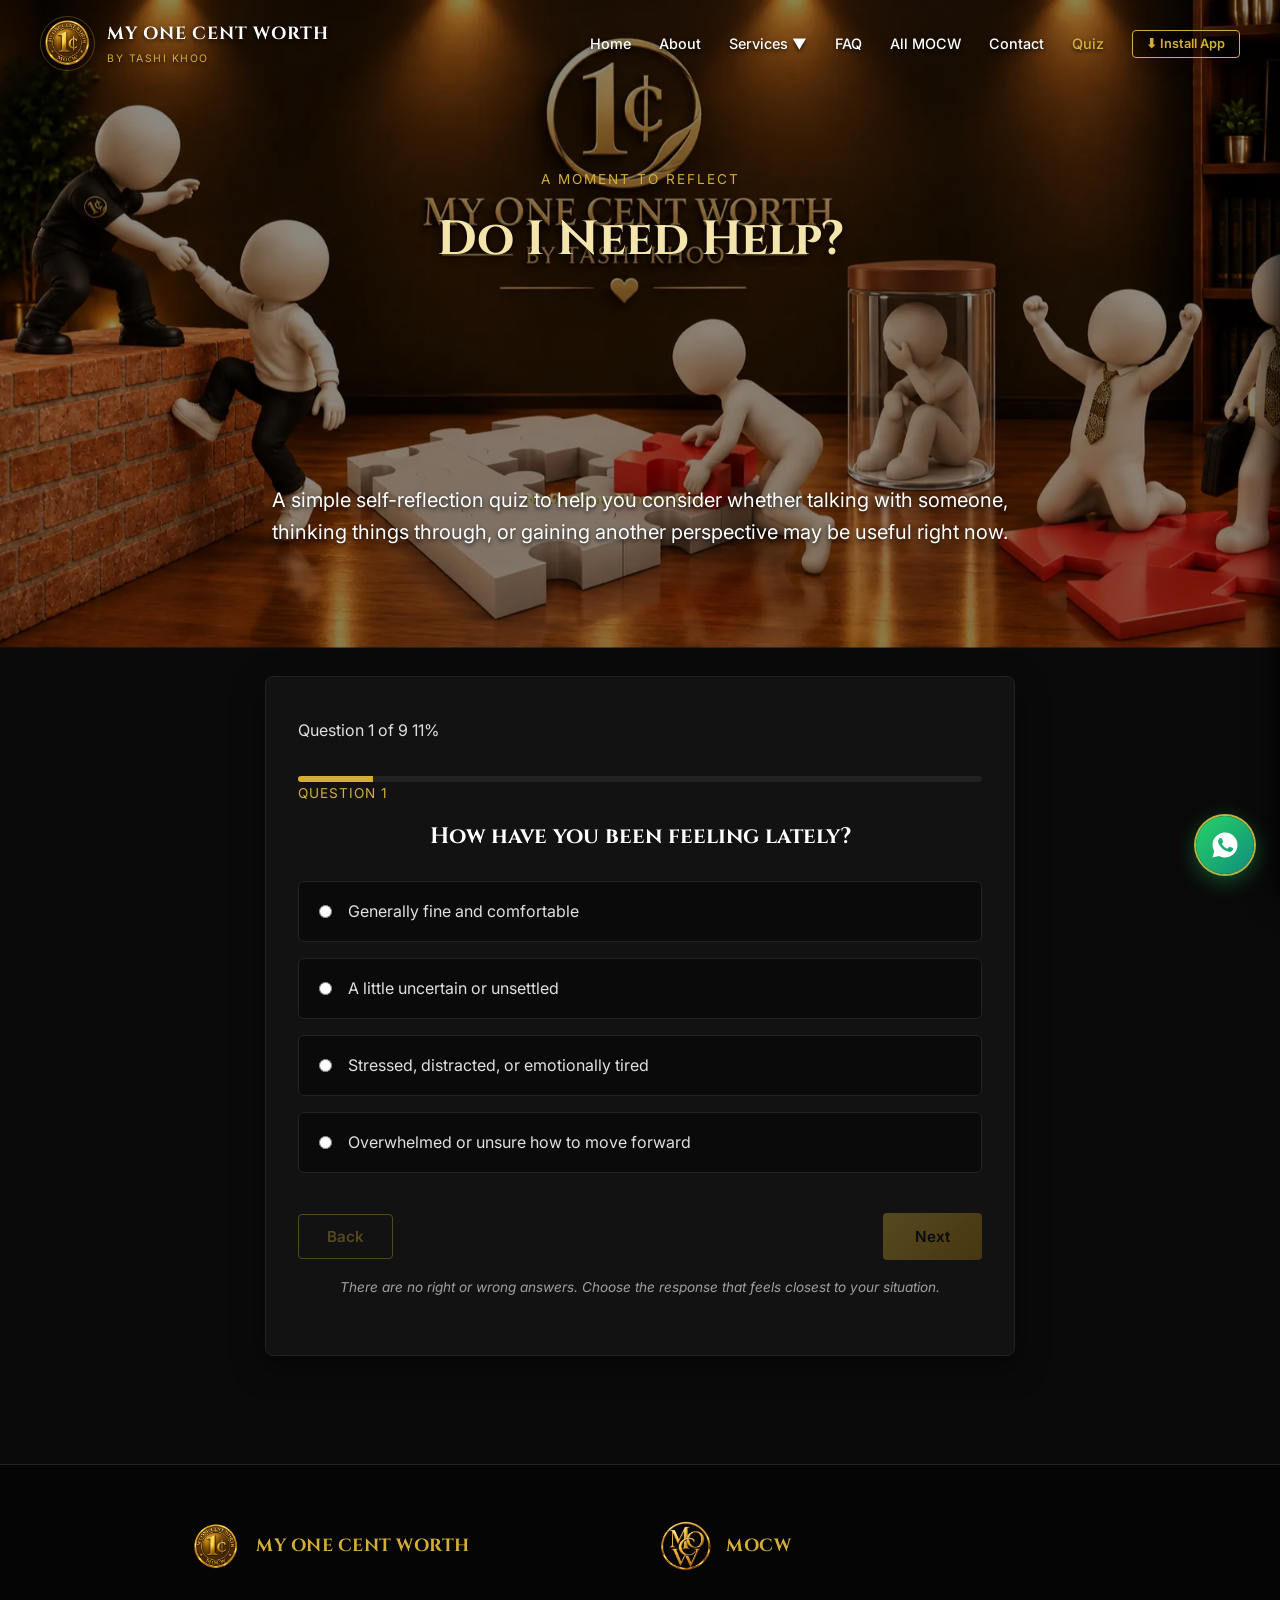
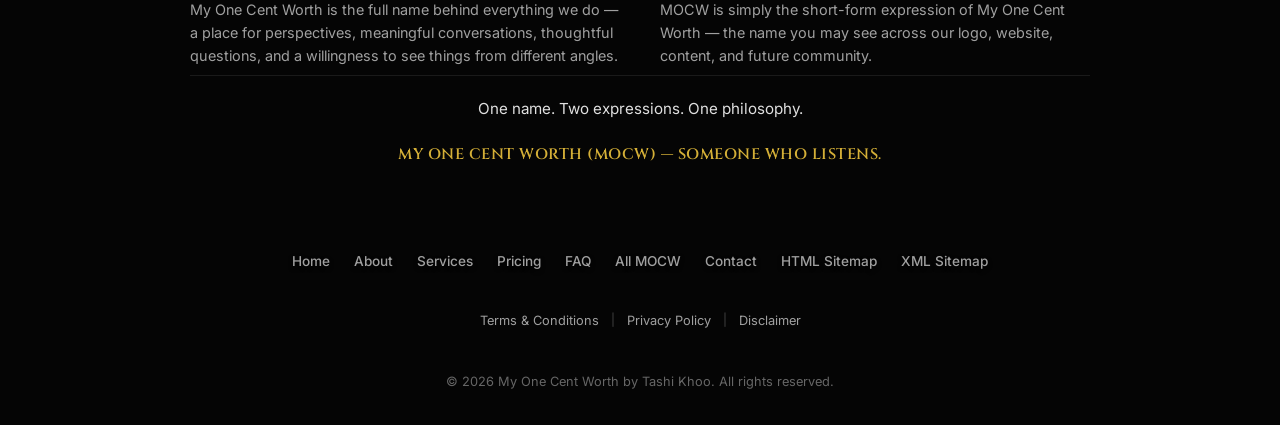
<file: do-i-need-help.html>
<!DOCTYPE html>
<html lang="en">
<head>
  <meta charset="UTF-8">

  <title>Do I Need Help? | A Simple Self-Reflection Quiz | MOCW</title>

  <meta name="description" content="A simple, private self-reflection quiz to help you consider whether talking with someone or gaining another perspective may be useful.">
  <meta name="viewport" content="width=device-width, initial-scale=1.0">

  <meta http-equiv="refresh" content="0; url=quiz.html">
  <link rel="canonical" href="https://myonecentworth.com/quiz.html">
  <script>window.location.replace('quiz.html');</script>

  <link rel="icon" type="image/png" sizes="32x32" href="favicon/favicon-32x32.png">
  <link rel="icon" type="image/png" sizes="16x16" href="favicon/favicon-16x16.png">
  <link rel="apple-touch-icon" sizes="180x180" href="favicon/apple-touch-icon.png">
  <link rel="manifest" href="manifest.webmanifest">

  <link rel="preconnect" href="https://fonts.googleapis.com">
  <link rel="preconnect" href="https://fonts.gstatic.com" crossorigin>
  <link href="https://fonts.googleapis.com/css2?family=Cinzel:wght@500;600;700&family=Inter:wght@300;400;500;600&display=swap" rel="stylesheet">
  <link rel="stylesheet" href="mocw.css">

  <style>
    :root {
      --bg-color: #0A0A0A;
      --card-bg: #121212;
      --card-border: #292929;
      --text-gold: #D4AF37;
      --text-gold-light: #F3E5AB;
      --text-main: #E0E0E0;
      --text-muted: #A0A0A0;
      --accent-glow: rgba(212, 175, 55, 0.15);
      --font-heading: "Cinzel", serif;
      --font-body: "Inter", sans-serif;
      --max-width: 1200px;
    }

    * {
      box-sizing: border-box;
    }

    html {
      scroll-behavior: smooth;
    }

    body {
      margin: 0;
      background: var(--bg-color);
      color: var(--text-main);
      font-family: var(--font-body);
      line-height: 1.7;
    }

    a {
      color: inherit;
      text-decoration: none;
    }

    .container {
      width: min(92%, var(--max-width));
      margin: 0 auto;
    }

    .main-header {
      border-bottom: 1px solid var(--card-border);
      background: #0A0A0A;
    }

    .header-inner {
      min-height: 105px;
      display: flex;
      align-items: center;
      justify-content: space-between;
      gap: 30px;
      padding: 18px 0;
    }

    .brand {
      display: flex;
      align-items: center;
      gap: 14px;
      min-width: 220px;
    }

    .brand img {
      width: 58px;
      height: 58px;
      object-fit: contain;
    }

    .brand-title {
      color: var(--text-gold);
      font-family: var(--font-heading);
      font-size: 1.05rem;
      letter-spacing: 1.5px;
      line-height: 1.3;
    }

    .brand-subtitle {
      color: var(--text-muted);
      font-size: 0.65rem;
      letter-spacing: 2px;
      margin-top: 4px;
    }

    .main-nav ul {
      display: flex;
      align-items: center;
      justify-content: flex-end;
      flex-wrap: wrap;
      gap: 18px;
      list-style: none;
      padding: 0;
      margin: 0;
    }

    .main-nav a {
      color: var(--text-main);
      font-size: 0.82rem;
      transition: color 0.2s ease;
    }

    .main-nav a:hover,
    .main-nav a.active {
      color: var(--text-gold);
    }

    .nav-cta {
      border: 1px solid var(--text-gold);
      color: var(--text-gold) !important;
      padding: 9px 14px;
      border-radius: 3px;
    }

    .nav-cta:hover {
      background: var(--text-gold);
      color: #000 !important;
    }

    .hero {
      padding: 85px 0 45px;
      text-align: center;
    }

    .eyebrow {
      color: var(--text-gold);
      font-size: 0.75rem;
      letter-spacing: 3px;
      text-transform: uppercase;
      margin-bottom: 18px;
    }

    h1,
    h2,
    h3 {
      font-family: var(--font-heading);
      font-weight: 600;
      line-height: 1.35;
    }

    h1 {
      color: var(--text-gold-light);
      font-size: clamp(2rem, 5vw, 3.5rem);
      margin: 0 auto 22px;
      max-width: 850px;
    }

    .hero p {
      color: var(--text-muted);
      max-width: 720px;
      margin: 0 auto;
      font-size: 1rem;
    }

    .quiz-section {
      padding: 20px 0 90px;
    }

    .quiz-card {
      width: min(100%, 760px);
      margin: 0 auto;
      background: linear-gradient(145deg, #151515, #101010);
      border: 1px solid var(--card-border);
      border-radius: 8px;
      padding: clamp(24px, 5vw, 48px);
      box-shadow: 0 0 45px rgba(0, 0, 0, 0.35);
    }

    .progress-top {
      display: flex;
      justify-content: space-between;
      gap: 20px;
      color: var(--text-muted);
      font-size: 0.8rem;
      margin-bottom: 12px;
    }

    .progress-track {
      width: 100%;
      height: 5px;
      background: #292929;
      border-radius: 10px;
      overflow: hidden;
      margin-bottom: 38px;
    }

    .progress-fill {
      width: 11.11%;
      height: 100%;
      background: var(--text-gold);
      transition: width 0.3s ease;
    }

    .question-number {
      color: var(--text-gold);
      font-size: 0.78rem;
      letter-spacing: 2px;
      text-transform: uppercase;
      margin-bottom: 12px;
    }

    .question-title {
      color: var(--text-gold-light);
      font-size: clamp(1.35rem, 3vw, 2rem);
      margin: 0 0 28px;
    }

    .answers {
      display: grid;
      gap: 12px;
    }

    .answer-option {
      position: relative;
      display: block;
      border: 1px solid #333;
      border-radius: 5px;
      padding: 15px 18px;
      cursor: pointer;
      color: var(--text-main);
      transition: border-color 0.2s ease, background 0.2s ease;
    }

    .answer-option:hover {
      border-color: var(--text-gold);
      background: rgba(212, 175, 55, 0.05);
    }

    .answer-option input {
      position: absolute;
      opacity: 0;
      pointer-events: none;
    }

    .answer-option.selected {
      border-color: var(--text-gold);
      background: var(--accent-glow);
      color: var(--text-gold-light);
    }

    .answer-option:focus-within {
      outline: 2px solid var(--text-gold);
      outline-offset: 3px;
    }

    .quiz-actions {
      display: flex;
      justify-content: space-between;
      gap: 15px;
      margin-top: 35px;
    }

    button,
    .btn {
      border: 1px solid var(--text-gold);
      border-radius: 3px;
      padding: 13px 24px;
      font-family: var(--font-body);
      font-size: 0.8rem;
      letter-spacing: 1.5px;
      text-transform: uppercase;
      cursor: pointer;
      transition: all 0.2s ease;
    }

    .btn-gold {
      background: linear-gradient(135deg, #D4AF37, #AA7C11);
      color: #000;
      font-weight: 600;
    }

    .btn-gold:hover {
      filter: brightness(1.12);
    }

    .btn-outline {
      background: transparent;
      color: var(--text-gold);
    }

    .btn-outline:hover {
      background: var(--accent-glow);
    }

    button:disabled {
      opacity: 0.35;
      cursor: not-allowed;
    }

    .hidden {
      display: none !important;
    }

    .intro-note {
      margin-top: 28px;
      color: var(--text-muted);
      font-size: 0.82rem;
      text-align: center;
    }

    .result-card {
      text-align: center;
    }

    .result-label {
      color: var(--text-gold);
      letter-spacing: 3px;
      font-size: 0.78rem;
      text-transform: uppercase;
      margin-bottom: 18px;
    }

    .result-title {
      color: var(--text-gold-light);
      font-size: clamp(1.7rem, 4vw, 2.5rem);
      margin: 0 0 22px;
    }

    .result-text {
      color: var(--text-main);
      max-width: 610px;
      margin: 0 auto 24px;
    }

    .result-guidance {
      color: var(--text-muted);
      font-size: 0.9rem;
      max-width: 610px;
      margin: 0 auto 30px;
    }

    .result-actions {
      display: flex;
      justify-content: center;
      flex-wrap: wrap;
      gap: 14px;
    }

    .disclaimer {
      margin-top: 35px;
      padding-top: 25px;
      border-top: 1px solid var(--card-border);
      color: var(--text-muted);
      font-size: 0.78rem;
      text-align: left;
    }

    .footer {
      border-top: 1px solid var(--card-border);
      padding: 60px 0 25px;
      background: #090909;
    }

    .footer-grid {
      display: grid;
      grid-template-columns: 1fr 1fr;
      gap: 50px;
    }

    .footer-brand {
      display: flex;
      align-items: center;
      gap: 14px;
      margin-bottom: 18px;
    }

    .footer-brand img {
      width: 54px;
      height: 54px;
      object-fit: contain;
    }

    .footer-brand h3 {
      color: var(--text-gold);
      font-size: 1rem;
      margin: 0;
    }

    .footer p {
      color: var(--text-muted);
      font-size: 0.85rem;
      margin: 0;
    }

    .footer-links {
      display: flex;
      flex-wrap: wrap;
      gap: 12px 20px;
      margin-top: 22px;
    }

    .footer-links a {
      color: var(--text-muted);
      font-size: 0.8rem;
    }

    .footer-links a:hover {
      color: var(--text-gold);
    }

    .footer-bottom {
      border-top: 1px solid var(--card-border);
      margin-top: 45px;
      padding-top: 22px;
      color: var(--text-muted);
      font-size: 0.75rem;
      text-align: center;
    }

    .whatsapp-float {
      position: fixed;
      right: 22px;
      bottom: 22px;
      width: 58px;
      height: 58px;
      border-radius: 50%;
      background: #D4AF37;
      display: grid;
      place-items: center;
      box-shadow: 0 5px 25px rgba(0, 0, 0, 0.4);
      z-index: 50;
    }

    .whatsapp-float svg {
      width: 29px;
      height: 29px;
      fill: #000;
    }

    @media (max-width: 900px) {
      .header-inner {
        flex-direction: column;
        align-items: center;
      }

      .main-nav ul {
        justify-content: center;
      }

      .footer-grid {
        grid-template-columns: 1fr;
        gap: 35px;
      }
    }

    @media (max-width: 520px) {
      .hero {
        padding-top: 55px;
      }

      .quiz-actions {
        flex-direction: column-reverse;
      }

      .quiz-actions button {
        width: 100%;
      }

      .brand {
        justify-content: center;
      }

      .main-nav ul {
        gap: 12px;
      }

      .main-nav a {
        font-size: 0.75rem;
      }
    }
  </style>
</head>

<body>

  <header class="main-header">
    <div class="container header-inner">

      <a href="index.html" class="brand">
        <img src="images/my-one-cent-worth-logo.webp" alt="My One Cent Worth logo">
        <div>
          <div class="brand-title">MY ONE CENT WORTH</div>
          <div class="brand-subtitle">BY TASHI KHOO</div>
        </div>
      </a>

      <nav class="main-nav" aria-label="Main navigation">
        <ul>
          <li><a href="index.html">Home</a></li>
          <li><a href="about.html">About</a></li>
          <li><a href="services.html">Services</a></li>
          <li><a href="pricing.html">Pricing</a></li>
          <li><a href="faq.html">FAQ</a></li>
          <li><a href="https://myonecentworth.com/blog">All MOCW</a></li>
          <li><a href="contact.html">Contact</a></li>
          <li><a href="quiz.html">Quiz</a></li>
        </ul>
      </nav>

    </div>
  </header>

  <main>

    <section class="hero">
      <div class="container">
        <div class="eyebrow">A Moment To Reflect</div>

        <h1>Do I Need Help?</h1>

        <p>
          A simple self-reflection quiz to help you consider whether talking
          with someone, thinking things through, or gaining another perspective
          may be useful right now.
        </p>
      </div>
    </section>

    <section class="quiz-section">
      <div class="container">

        <div class="quiz-card">

          <div id="quiz-panel">

            <div class="progress-top">
              <span id="progress-text">Question 1 of 9</span>
              <span id="progress-percent">11%</span>
            </div>

            <div class="progress-track" aria-hidden="true">
              <div class="progress-fill" id="progress-fill"></div>
            </div>

            <div class="question-number" id="question-number">
              Question 1
            </div>

            <h2 class="question-title" id="question-title">
              How have you been feeling lately?
            </h2>

            <div class="answers" id="answers"></div>

            <div class="quiz-actions">
              <button type="button" class="btn btn-outline" id="back-button">
                Back
              </button>

              <button type="button" class="btn btn-gold" id="next-button" disabled>
                Next
              </button>
            </div>

            <p class="intro-note">
              There are no right or wrong answers. Choose the response that
              feels closest to your situation.
            </p>

          </div>

          <div id="result-panel" class="result-card hidden">

            <div class="result-label">Your Reflection</div>

            <h2 class="result-title" id="result-title"></h2>

            <p class="result-text" id="result-text"></p>

            <p class="result-guidance" id="result-guidance"></p>

            <div class="result-actions">
              <a href="services.html" class="btn btn-gold">
                Explore MOCW Services
              </a>

              <a
                href="https://wa.me/6583186776?text=Hello%2C%20Tashi.%20I%20would%20like%20to%20know%20more%20about%20MOCW."
                class="btn btn-outline"
                target="_blank"
                rel="noopener"
              >
                Speak With Tashi
              </a>
            </div>

            <div class="disclaimer">
              <strong>Please remember:</strong> This quiz is a personal
              reflection tool, not a medical, psychological, or diagnostic
              assessment. MOCW is not therapy, counselling, medical care,
              crisis support, or emergency assistance. If you are in immediate
              danger or need urgent help, please contact the appropriate
              emergency service or qualified professional.
            </div>

            <button type="button" class="btn btn-outline" id="restart-button" style="margin-top: 28px;">
              Start Again
            </button>

          </div>

        </div>

      </div>
    </section>

  </main>

  <footer class="footer">
    <div class="container">

      <div class="footer-grid">

        <div>
          <div class="footer-brand">
            <img src="images/my-one-cent-worth-logo.webp" alt="My One Cent Worth logo">
            <h3>MY ONE CENT WORTH</h3>
          </div>

          <p>
            My One Cent Worth is the full name behind everything we do —
            a place for perspectives, meaningful conversations, thoughtful
            questions, and a willingness to see things from different angles.
          </p>
        </div>

        <div>
          <div class="footer-brand">
            <img src="images/mocw-monogram-logo.webp" alt="MOCW monogram logo">
            <h3>MOCW</h3>
          </div>

          <p>
            MOCW is simply the short-form expression of My One Cent Worth —
            the name you may see across our logo, website, content, and future
            community.
          </p>
        </div>

      </div>

      <nav class="footer-links" aria-label="Footer navigation">
        <a href="index.html">Home</a>
        <a href="about.html">About</a>
        <a href="services.html">Services</a>
        <a href="pricing.html">Pricing</a>
        <a href="faq.html">FAQ</a>
        <a href="https://myonecentworth.com/blog">All MOCW</a>
        <a href="contact.html">Contact</a>
        <a href="sitemap.html">HTML Sitemap</a>
        <a href="sitemap.xml" target="_blank" rel="noopener">XML Sitemap</a>
      </nav>

      <div class="footer-bottom">
        MY ONE CENT WORTH (MOCW) — SOMEONE WHO LISTENS.
        <br>
        © 2026 My One Cent Worth by Tashi Khoo. All rights reserved.
      </div>

    </div>
  </footer>

  <a
    class="whatsapp-float"
    href="https://wa.me/6583186776?text=Hello%2C%20Tashi.%20I%20want%20more%20info%20about%20the%20services."
    target="_blank"
    rel="noopener"
    aria-label="Contact Tashi on WhatsApp"
  >
    <svg viewBox="0 0 24 24" aria-hidden="true">
      <path d="M20.52 3.48A11.86 11.86 0 0 0 12.04 0C5.48 0 .14 5.34.14 11.9c0 2.1.55 4.15 1.6 5.96L0 24l6.29-1.65a11.87 11.87 0 0 0 5.75 1.47h.01c6.56 0 11.9-5.34 11.9-11.9 0-3.18-1.24-6.17-3.43-8.44ZM12.05 21.8h-.01a9.87 9.87 0 0 1-5.03-1.38l-.36-.21-3.73.98 1-3.64-.23-.37a9.87 9.87 0 1 1 8.36 4.62Zm5.42-7.4c-.3-.15-1.76-.87-2.03-.97-.27-.1-.47-.15-.67.15-.2.3-.77.97-.95 1.17-.17.2-.35.22-.65.07-.3-.15-1.25-.46-2.38-1.47-.88-.78-1.47-1.75-1.64-2.05-.17-.3-.02-.46.13-.61.13-.13.3-.35.45-.52.15-.17.2-.3.3-.5.1-.2.05-.37-.02-.52-.07-.15-.67-1.61-.92-2.2-.24-.58-.49-.5-.67-.51h-.57c-.2 0-.52.07-.8.37-.27.3-1.04 1.02-1.04 2.49s1.07 2.89 1.22 3.09c.15.2 2.1 3.2 5.09 4.49.71.31 1.27.5 1.7.64.72.23 1.37.2 1.89.12.58-.09 1.76-.72 2.01-1.42.25-.7.25-1.3.17-1.42-.07-.12-.27-.2-.57-.35Z"/>
    </svg>
  </a>

  <script>
    const questions = [
      {
        question: "How have you been feeling lately?",
        answers: [
          { text: "Generally fine and comfortable", score: 0 },
          { text: "A little uncertain or unsettled", score: 1 },
          { text: "Stressed, distracted, or emotionally tired", score: 2 },
          { text: "Overwhelmed or unsure how to move forward", score: 3 }
        ]
      },
      {
        question: "Is there something you keep thinking about but have not resolved?",
        answers: [
          { text: "No, not really", score: 0 },
          { text: "There may be one small thing", score: 1 },
          { text: "Yes, it keeps coming back to my mind", score: 2 },
          { text: "Yes, it is difficult to switch off from it", score: 3 }
        ]
      },
      {
        question: "Are you facing a difficult decision or situation?",
        answers: [
          { text: "No, I am not facing one currently", score: 0 },
          { text: "Possibly, but it is not urgent", score: 1 },
          { text: "Yes, and I am unsure what to choose", score: 2 },
          { text: "Yes, and I feel stuck or pressured", score: 3 }
        ]
      },
      {
        question: "Would another perspective help you see things more clearly?",
        answers: [
          { text: "Probably not at this time", score: 0 },
          { text: "It might be interesting", score: 1 },
          { text: "Yes, I think it could help", score: 2 },
          { text: "Yes, I really need to see things differently", score: 3 }
        ]
      },
      {
        question: "Do you often keep your thoughts or worries to yourself?",
        answers: [
          { text: "No, I have people I can talk with", score: 0 },
          { text: "Sometimes", score: 1 },
          { text: "Often, because I do not want to burden others", score: 2 },
          { text: "Nearly always, because I do not feel understood", score: 3 }
        ]
      },
      {
        question: "Would it help to talk with someone outside your usual circle?",
        answers: [
          { text: "Not at the moment", score: 0 },
          { text: "Perhaps, depending on the situation", score: 1 },
          { text: "Yes, an outside viewpoint may be useful", score: 2 },
          { text: "Yes, I would appreciate a calm and private conversation", score: 3 }
        ]
      },
      {
        question: "What would be most useful to you right now?",
        answers: [
          { text: "Simply exploring ideas", score: 0 },
          { text: "Having someone listen", score: 1 },
          { text: "Talking through a situation", score: 2 },
          { text: "Receiving another perspective on something important", score: 3 }
        ]
      },
      {
        question: "Are you open to considering a different way of looking at things?",
        answers: [
          { text: "I am comfortable with my current view", score: 0 },
          { text: "I am curious about other possibilities", score: 1 },
          { text: "Yes, I would like to understand other viewpoints", score: 2 },
          { text: "Yes, I am ready to question and reconsider things", score: 3 }
        ]
      },
      {
        question: "After answering these questions, what feels closest to your situation?",
        answers: [
          { text: "I was simply curious", score: 0 },
          { text: "I may benefit from reflecting a little more", score: 1 },
          { text: "I think talking things through could help", score: 2 },
          { text: "I would like someone to listen and help me see things clearly", score: 3 }
        ]
      }
    ];

    let currentQuestion = 0;
    let answers = new Array(questions.length).fill(null);

    const progressText = document.getElementById("progress-text");
    const progressPercent = document.getElementById("progress-percent");
    const progressFill = document.getElementById("progress-fill");
    const questionNumber = document.getElementById("question-number");
    const questionTitle = document.getElementById("question-title");
    const answersContainer = document.getElementById("answers");
    const backButton = document.getElementById("back-button");
    const nextButton = document.getElementById("next-button");
    const quizPanel = document.getElementById("quiz-panel");
    const resultPanel = document.getElementById("result-panel");
    const resultTitle = document.getElementById("result-title");
    const resultText = document.getElementById("result-text");
    const resultGuidance = document.getElementById("result-guidance");
    const restartButton = document.getElementById("restart-button");

    function renderQuestion() {
      const question = questions[currentQuestion];
      const selectedAnswer = answers[currentQuestion];

      const number = currentQuestion + 1;
      const percent = Math.round((number / questions.length) * 100);

      progressText.textContent = `Question ${number} of ${questions.length}`;
      progressPercent.textContent = `${percent}%`;
      progressFill.style.width = `${percent}%`;

      questionNumber.textContent = `Question ${number}`;
      questionTitle.textContent = question.question;

      answersContainer.innerHTML = "";

      question.answers.forEach((answer, index) => {
        const label = document.createElement("label");
        label.className = "answer-option";

        if (selectedAnswer === index) {
          label.classList.add("selected");
        }

        const input = document.createElement("input");
        input.type = "radio";
        input.name = "quiz-answer";
        input.value = index;
        input.checked = selectedAnswer === index;

        input.addEventListener("change", () => {
          answers[currentQuestion] = index;

          document.querySelectorAll(".answer-option").forEach(option => {
            option.classList.remove("selected");
          });

          label.classList.add("selected");
          nextButton.disabled = false;
        });

        label.appendChild(input);
        label.appendChild(document.createTextNode(answer.text));
        answersContainer.appendChild(label);
      });

      backButton.disabled = currentQuestion === 0;
      nextButton.disabled = selectedAnswer === null;
      nextButton.textContent =
        currentQuestion === questions.length - 1
          ? "See My Result"
          : "Next";
    }

    function showResult() {
      const totalScore = answers.reduce((total, answerIndex, questionIndex) => {
        return total + questions[questionIndex].answers[answerIndex].score;
      }, 0);

      let title;
      let text;
      let guidance;

      if (totalScore <= 7) {
        title = "You May Simply Be Checking In";
        text = "Your answers suggest that you may not need additional support right now. You may simply be curious, reflective, or interested in understanding yourself better.";
        guidance = "There is nothing you need to do. You are welcome to explore MOCW whenever you feel it may be useful.";
      } else if (totalScore <= 14) {
        title = "A Little Reflection May Be Useful";
        text = "Your answers suggest that there may be something worth giving more attention to. It may help to slow down, put your thoughts into words, or consider another viewpoint.";
        guidance = "You may wish to write your thoughts down, speak with someone you trust, or explore a conversation with MOCW if that feels appropriate.";
      } else if (totalScore <= 20) {
        title = "Another Perspective May Help";
        text = "Your answers suggest that talking things through could be useful. You may be carrying questions, decisions, or thoughts that would feel clearer with a calm outside perspective.";
        guidance = "If you would like, you can explore MOCW Services and decide whether a meaningful conversation may be helpful.";
      } else {
        title = "It May Be Worth Talking With Someone";
        text = "Your answers suggest that you may appreciate having someone listen carefully and help you look at your situation from another angle.";
        guidance = "There is no pressure or obligation to book a service. You may explore MOCW at your own pace and decide what feels right for you.";
      }

      resultTitle.textContent = title;
      resultText.textContent = text;
      resultGuidance.textContent = guidance;

      quizPanel.classList.add("hidden");
      resultPanel.classList.remove("hidden");

      progressText.textContent = "Reflection complete";
      progressPercent.textContent = "100%";
      progressFill.style.width = "100%";
    }

    nextButton.addEventListener("click", () => {
      if (answers[currentQuestion] === null) return;

      if (currentQuestion === questions.length - 1) {
        showResult();
        return;
      }

      currentQuestion++;
      renderQuestion();
    });

    backButton.addEventListener("click", () => {
      if (currentQuestion === 0) return;

      currentQuestion--;
      renderQuestion();
    });

    restartButton.addEventListener("click", () => {
      currentQuestion = 0;
      answers = new Array(questions.length).fill(null);

      resultPanel.classList.add("hidden");
      quizPanel.classList.remove("hidden");

      renderQuestion();
    });

    renderQuestion();

      if ('serviceWorker' in navigator) {
        window.addEventListener('load', () => {
          navigator.serviceWorker.register('sw.js')
          .then(reg => console.log('MOCW Service Worker registered successfully.'))
          .catch(err => console.error('Service Worker registration failed:', err));
      });
    }
  </script>

</body>
</html>
</file>
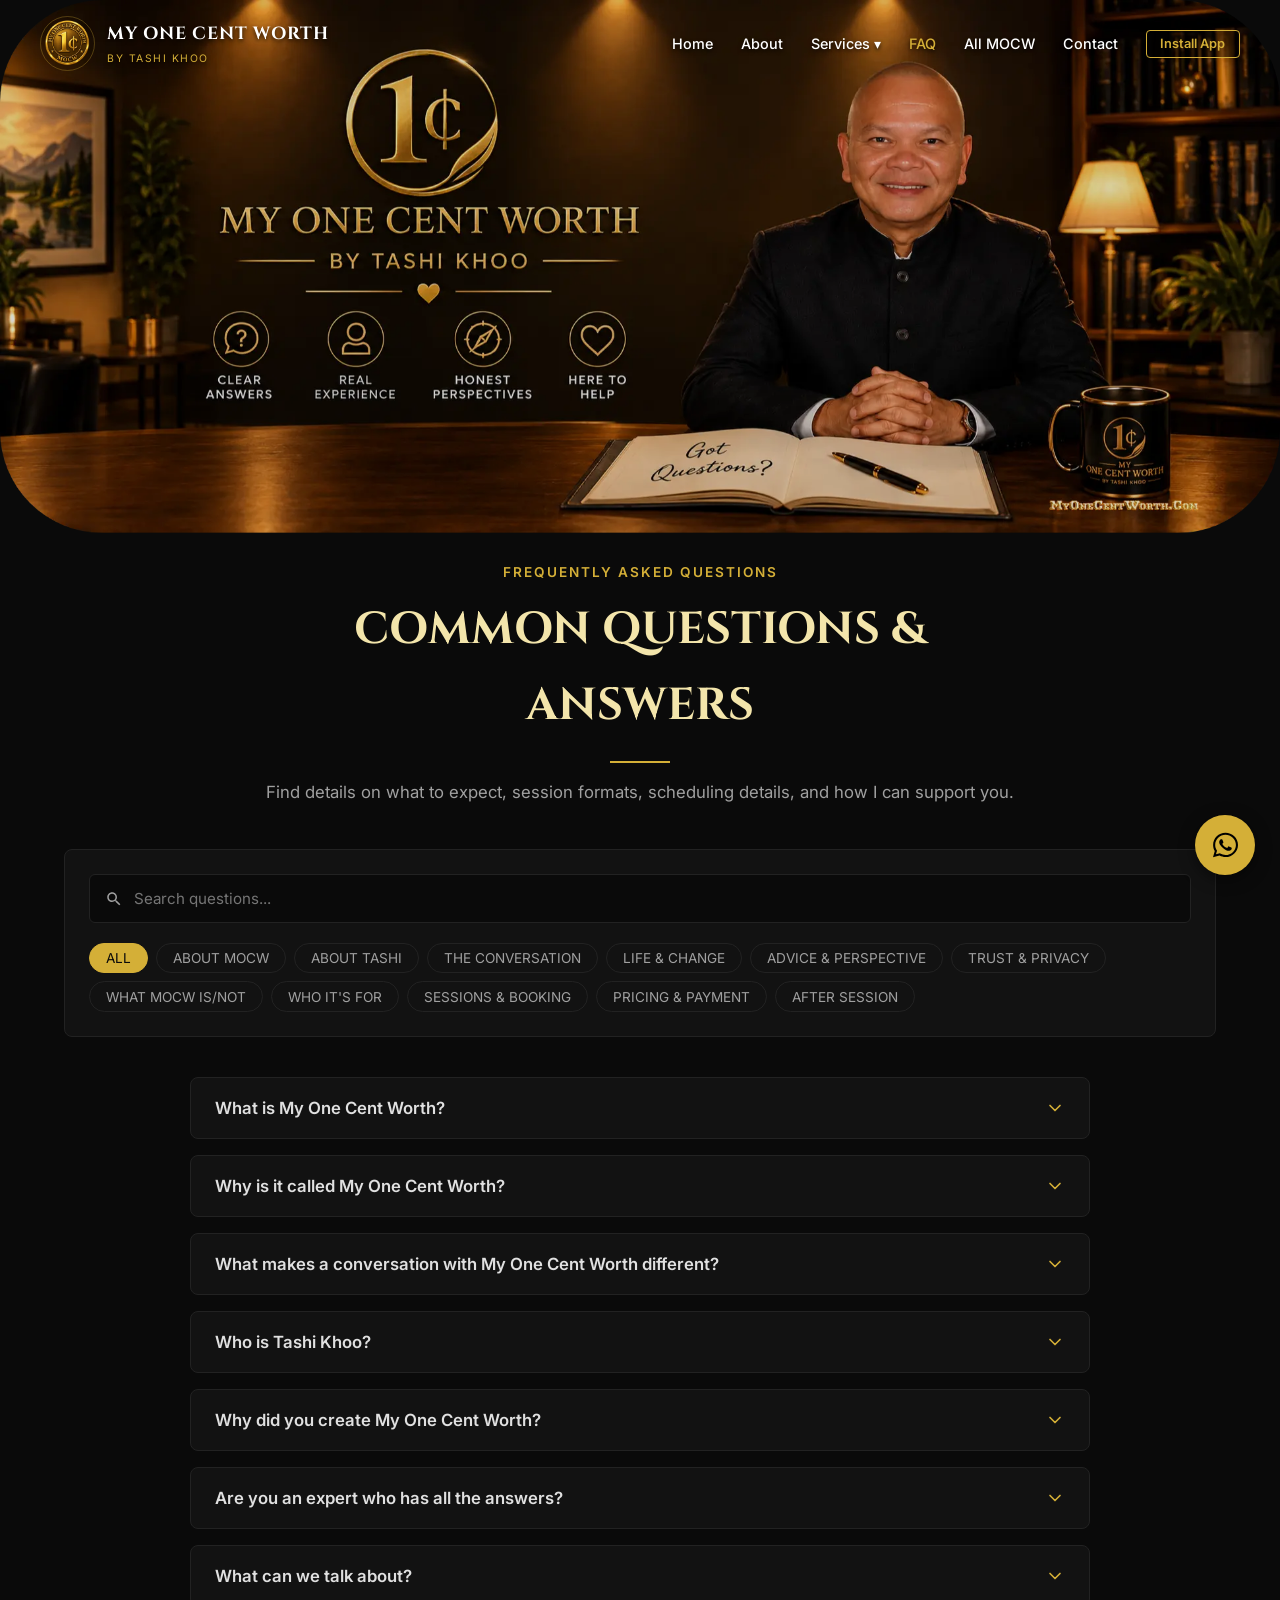
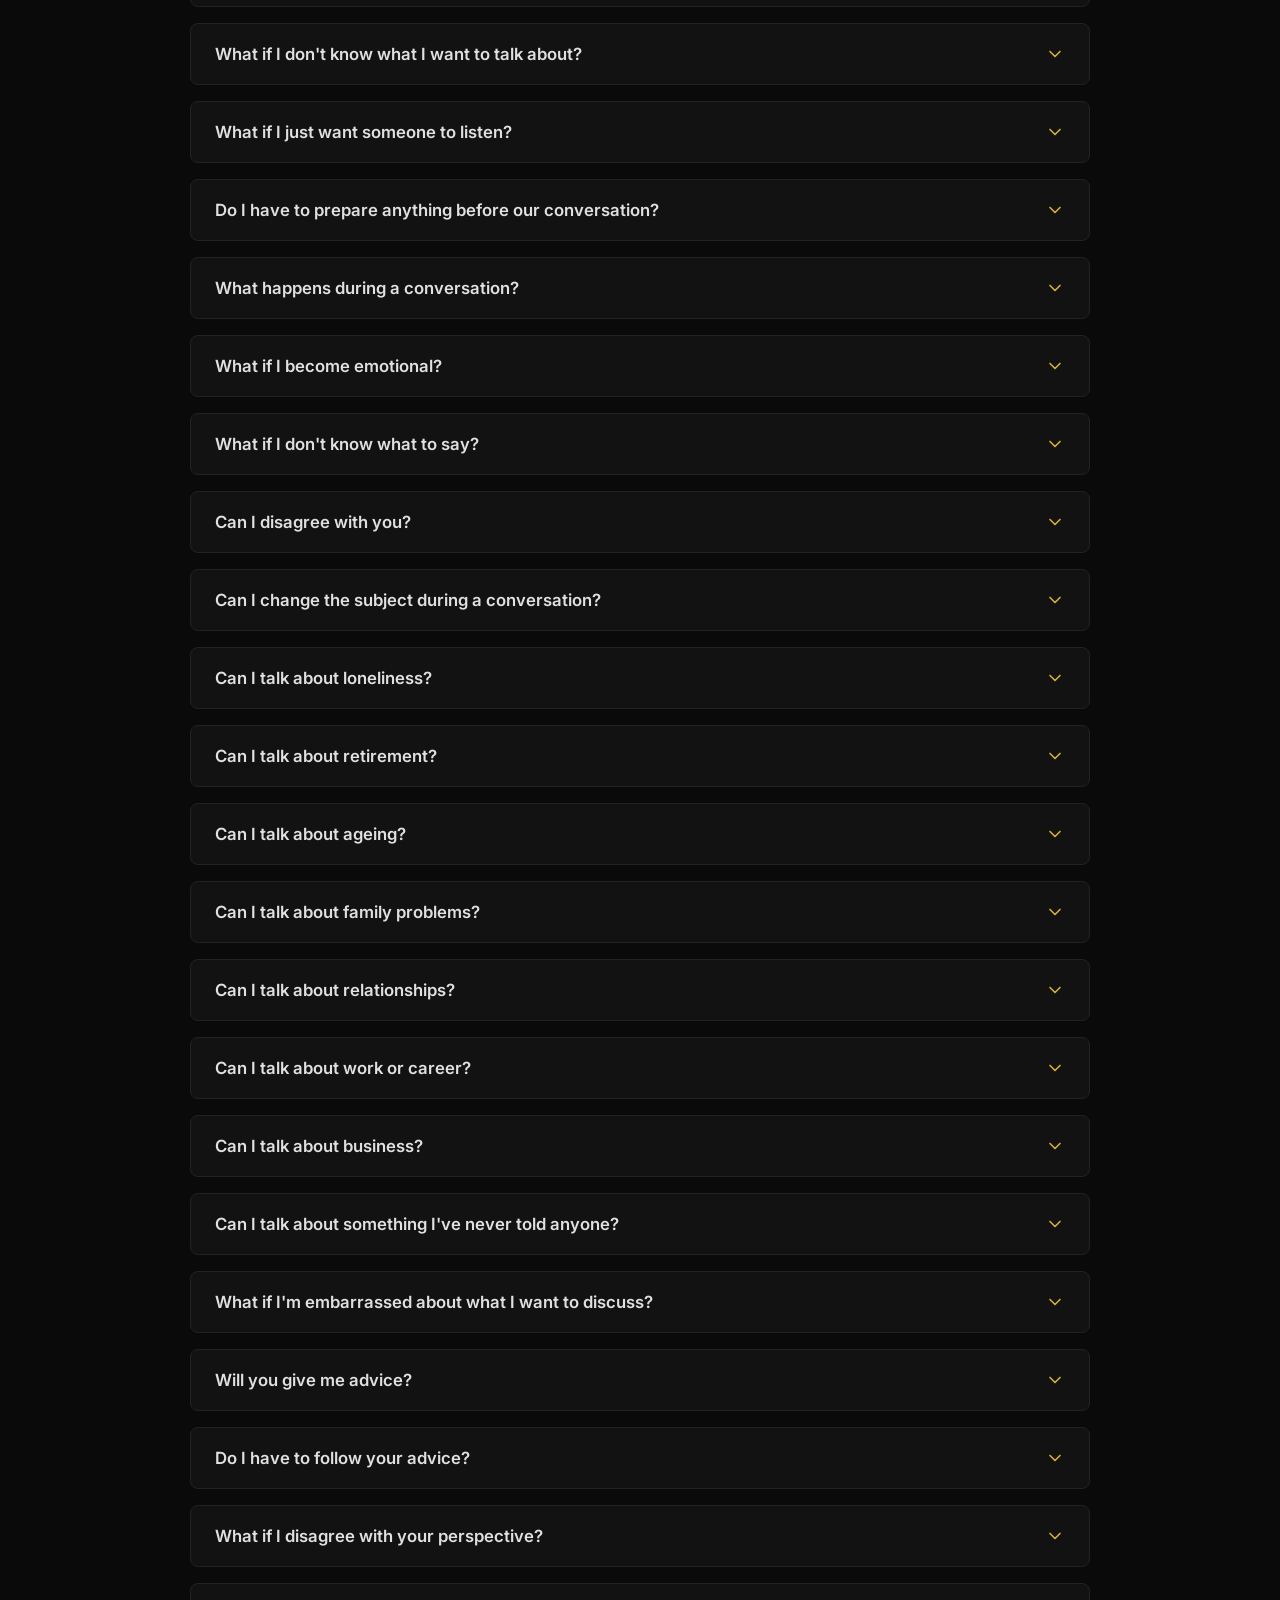
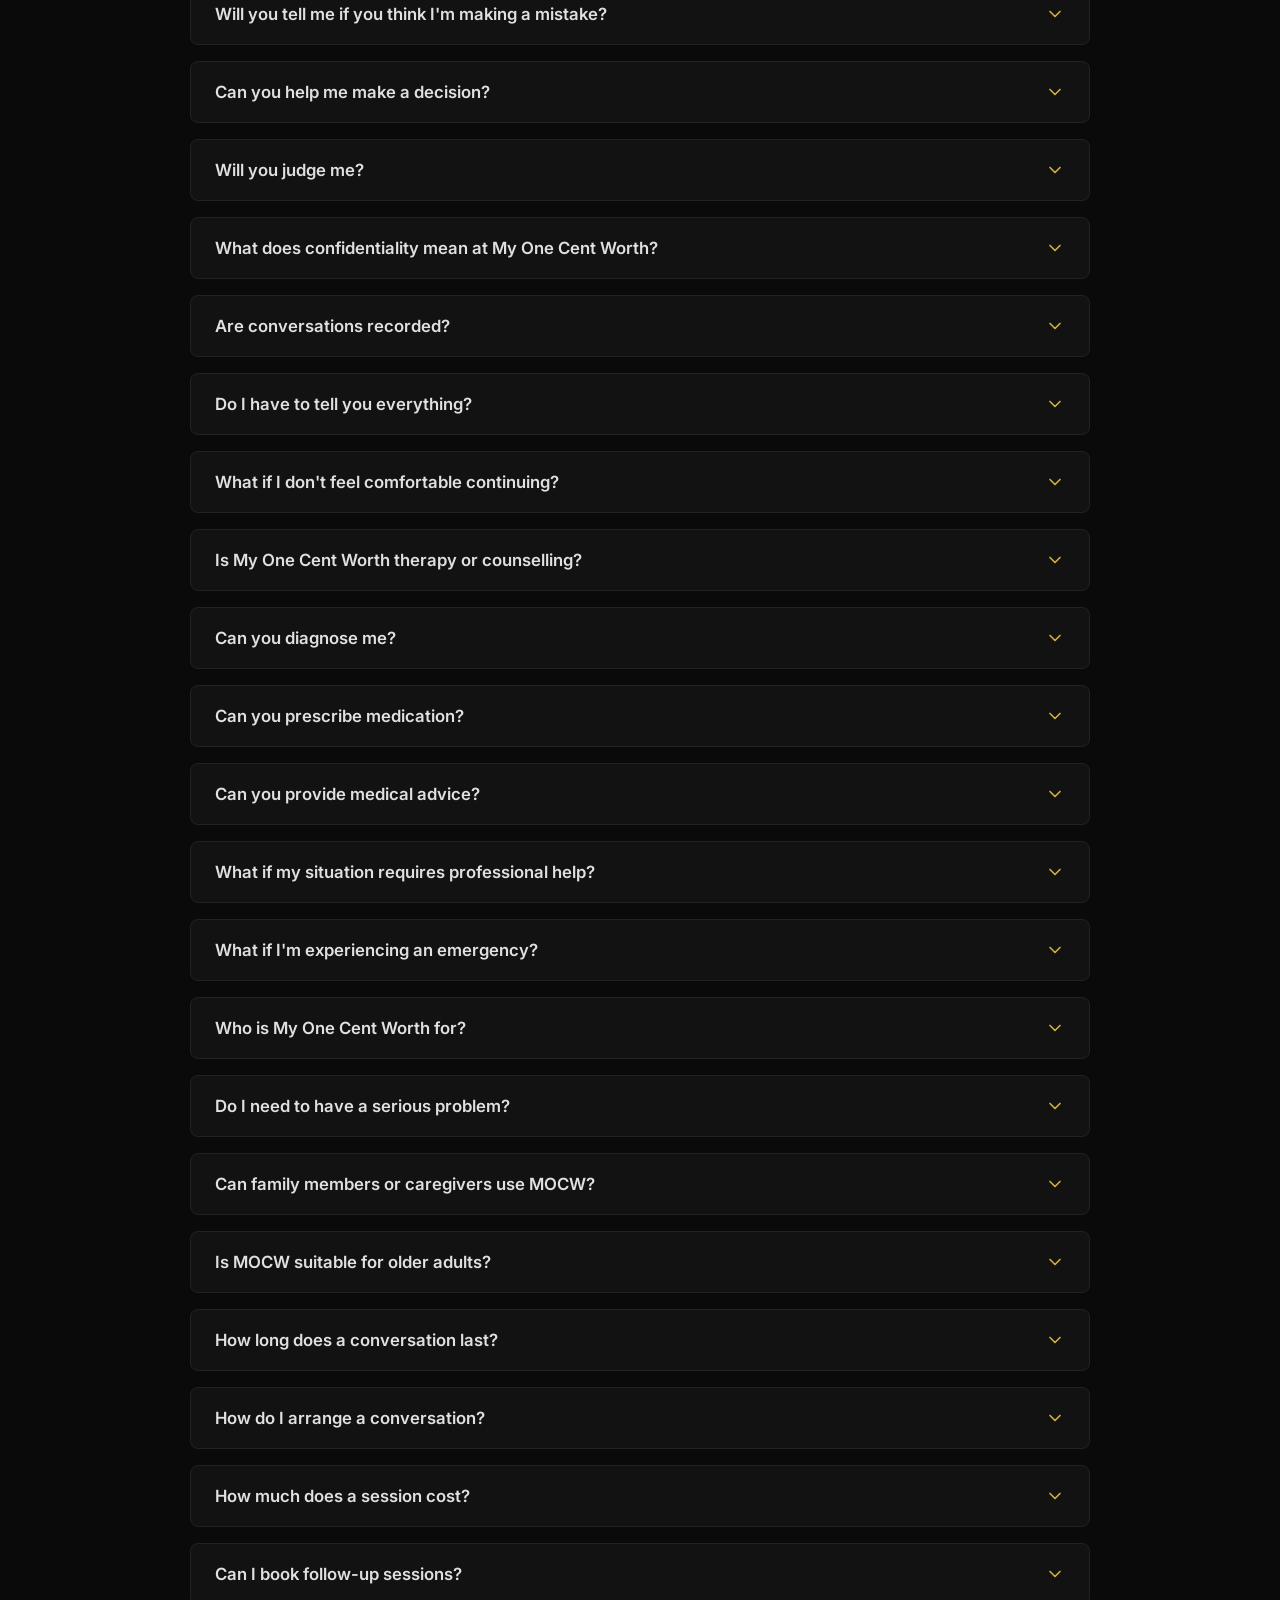
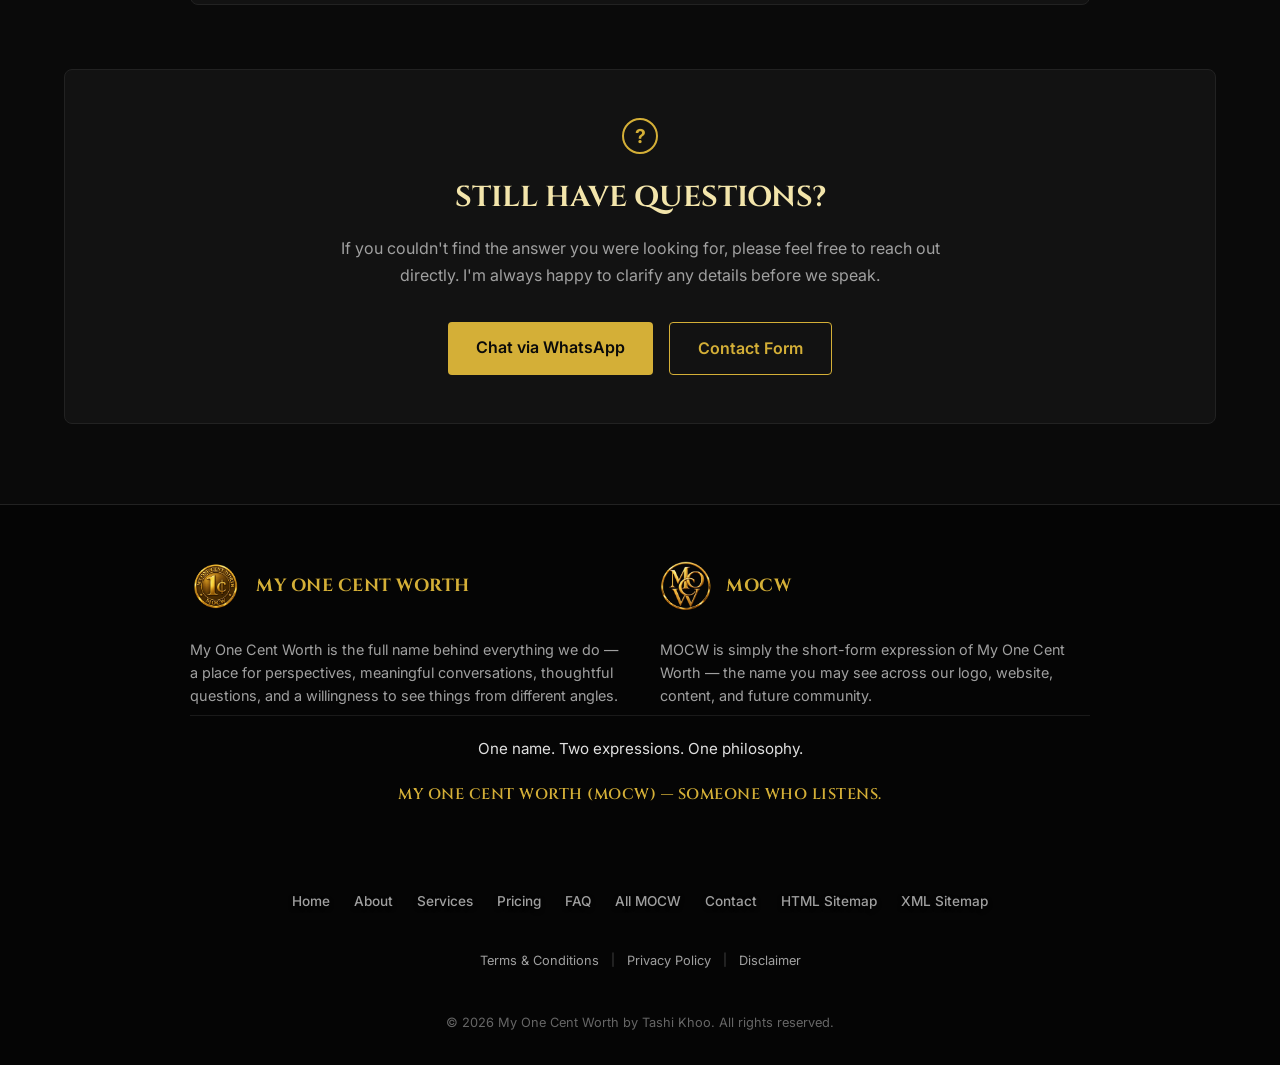
<file: faq.html>
<!DOCTYPE html>
<html lang="en">
<head>
    <meta charset="UTF-8">
    <meta name="viewport" content="width=device-width, initial-scale=1.0">
    <title>Frequently Asked Questions | My One Cent Worth by Tashi Khoo</title>
    <meta name="description" content="Find answers to common questions about session formats, scheduling, confidentiality, payments, and how Tashi Khoo can support you.">
    <link rel="canonical" href="https://myonecentworth.com/faq.html">
    
    <!-- Favicon Links -->
    <link rel="icon" type="image/png" sizes="32x32" href="favicon/favicon-32x32.png">
    <link rel="icon" type="image/png" sizes="16x16" href="favicon/favicon-16x16.png">
    <link rel="apple-touch-icon" sizes="180x180" href="favicon/apple-touch-icon.png">
    <link rel="manifest" href="manifest.webmanifest">

    <!-- Google Fonts -->
    <link rel="preconnect" href="https://fonts.googleapis.com">
    <link rel="preconnect" href="https://fonts.gstatic.com" crossorigin="">
    <link href="https://fonts.googleapis.com/css2?family=Cinzel:wght@500;600;700&amp;family=Inter:wght@300;400;500;600&amp;display=swap" rel="stylesheet">
    <link rel="stylesheet" href="mocw.css?v=44">
</head>
<body class="page-faq">

    <!-- HERO BANNER WRAPPER WITH OVERLAY NAVIGATION -->
    <div class="faq-hero-wrapper">
        <header class="main-header">
            <div class="nav-container">
                <a href="index.html" class="brand-logo">
                    <img src="images/my-one-cent-worth-logo.webp" alt="My One Cent Worth Logo" class="coin-logo">
                    <div class="logo-text">
                        <span class="brand-title">MY ONE CENT WORTH</span>
                        <span class="brand-subtitle">BY TASHI KHOO</span>
                    </div>
                </a>
                <ul class="nav-links">
                    <li><a href="index.html">Home</a></li>
                    <li><a href="about.html">About</a></li>
                    <li class="dropdown">
                        <a href="services.html">Services ▾</a>
                        <ul class="dropdown-menu">
                            <li><a href="services.html">All Services</a></li>
                            <li><a href="pricing.html">Pricing</a></li>
                        </ul>
                    </li>
                    <li><a href="faq.html" class="active">FAQ</a></li>
                    <li><a href="https://myonecentworth.com/blog">All MOCW</a></li>
                    <li><a href="contact.html">Contact</a></li>
                    <li><button id="pwa-install-btn" class="btn-pwa-install">Install App</button></li>
                </ul>
            </div>
        </header>

        <!-- FAQ Hero Banner Image -->
        <div class="faq-hero-banner-container">
            <img src="images/my-one-cent-worth-faq.webp" alt="My One Cent Worth - Frequently Asked Questions Banner" class="faq-hero-banner-img">
        </div>
    </div>

    <main class="container">

        <!-- FAQ HERO TITLE SECTION -->
        <section class="faq-header">
            <div class="faq-kicker">FREQUENTLY ASKED QUESTIONS</div>
            <h1 class="faq-title">COMMON QUESTIONS &amp;<br>ANSWERS</h1>
            <div class="faq-subtitle-divider"></div>
            <p class="faq-lead">Find details on what to expect, session formats, scheduling details, and how I can support you.</p>
        </section>


        <!-- SEARCH AND CATEGORY FILTERS -->
        <div class="faq-controls-card">
            <div class="search-box">
                <svg viewBox="0 0 24 24"><path d="M15.5 14h-.79l-.28-.27C15.41 12.59 16 11.11 16 9.5 16 5.91 13.09 3 9.5 3S3 5.91 3 9.5 5.91 16 9.5 16c1.61 0 3.09-.59 4.23-1.57l.27.28v.79l5 4.99L20.49 19l-4.99-5zm-6 0C7.01 14 5 11.99 5 9.5S7.01 5 9.5 5 14 7.01 14 9.5 11.99 14 9.5 14z"/></svg>
                <input type="text" id="faqSearchInput" placeholder="Search questions...">
            </div>
            <div class="filter-tags" id="filterContainer">
                <button class="filter-tag active" data-category="all">ALL</button>
                <button class="filter-tag" data-category="about-mocw">ABOUT MOCW</button>
                <button class="filter-tag" data-category="about-tashi">ABOUT TASHI</button>
                <button class="filter-tag" data-category="conversation">THE CONVERSATION</button>
                <button class="filter-tag" data-category="life-change">LIFE &amp; CHANGE</button>
                <button class="filter-tag" data-category="advice">ADVICE &amp; PERSPECTIVE</button>
                <button class="filter-tag" data-category="trust">TRUST &amp; PRIVACY</button>
                <button class="filter-tag" data-category="what-is">WHAT MOCW IS/NOT</button>
                <button class="filter-tag" data-category="who-for">WHO IT'S FOR</button>
                <button class="filter-tag" data-category="sessions">SESSIONS &amp; BOOKING</button>
                <button class="filter-tag" data-category="pricing">PRICING &amp; PAYMENT</button>
                <button class="filter-tag" data-category="after">AFTER SESSION</button>
            </div>
        </div>

        <!-- ACCORDION LIST -->
        <div class="faq-accordion-container" id="faqAccordion">

            <!-- ABOUT MY ONE CENT WORTH -->
            <div class="faq-item" data-category="about-mocw">
                <button class="faq-question">
                    <span>What is My One Cent Worth?</span>
                    <svg class="chevron-icon" viewBox="0 0 24 24"><polyline points="6 9 12 15 18 9"></polyline></svg>
                </button>
                <div class="faq-answer">
                    <p>My One Cent Worth is a place for real conversations, thoughtful listening and honest perspectives.</p>
                    <p>Sometimes you don't need another person telling you what to do. You need somewhere to slow down, say what's really on your mind and look at things from another angle.</p>
                    <p>That's what I offer.</p>
                    <p>I listen first. When you want my perspective, I'll give you my honest one cent worth — respectfully, without pretending that I have all the answers.</p>
                    <p>Nothing is absolute.</p>
                </div>
            </div>

            <div class="faq-item" data-category="about-mocw">
                <button class="faq-question">
                    <span>Why is it called My One Cent Worth?</span>
                    <svg class="chevron-icon" viewBox="0 0 24 24"><polyline points="6 9 12 15 18 9"></polyline></svg>
                </button>
                <div class="faq-answer">
                    <p>Most people have heard the expression, "I'd like to give my two cents."</p>
                    <p>I turned that idea around.</p>
                    <p>My One Cent Worth isn't about having the loudest opinion or believing my view is worth more than yours.</p>
                    <p>It's simply one perspective offered for your consideration.</p>
                    <p>You can agree with it, disagree with it, question it or ignore it.</p>
                    <p>It's still your life and your decision.</p>
                </div>
            </div>

            <div class="faq-item" data-category="about-mocw">
                <button class="faq-question">
                    <span>What makes a conversation with My One Cent Worth different?</span>
                    <svg class="chevron-icon" viewBox="0 0 24 24"><polyline points="6 9 12 15 18 9"></polyline></svg>
                </button>
                <div class="faq-answer">
                    <p>My One Cent Worth isn't about telling you how to live your life, giving you a lecture, or pretending that there is a perfect answer to every problem.</p>
                    <p>It is about having a real conversation with another human being who is willing to listen, think things through with you, and offer an honest perspective when you want one.</p>
                    <p>You can come with a problem, a decision, a worry, a frustration, a change in your life — or something you can't quite put into words.</p>
                    <p>You don't have to prepare a speech. You don't have to have everything figured out. And you don't have to agree with what I say.</p>
                    <p>Sometimes you need advice.</p>
                    <p>Sometimes you need someone to challenge the way you're looking at something.</p>
                    <p>Sometimes you simply need to say things out loud to someone who will actually listen.</p>
                    <p>That's what makes the conversation different.</p>
                    <p>It isn't about having all the answers.</p>
                    <p>It's about helping you find a little more clarity in your own.</p>
                </div>
            </div>

            <!-- ABOUT TASHI -->
            <div class="faq-item" data-category="about-tashi">
                <button class="faq-question">
                    <span>Who is Tashi Khoo?</span>
                    <svg class="chevron-icon" viewBox="0 0 24 24"><polyline points="6 9 12 15 18 9"></polyline></svg>
                </button>
                <div class="faq-answer">
                    <p>I'm Tashi Khoo, the person behind My One Cent Worth.</p>
                    <p>My journey has taken me through business, success, failure, family responsibilities, difficult periods and many of the ordinary ups and downs that come with being human.</p>
                    <p>I've learned that experience doesn't give any of us all the answers.</p>
                    <p>What it can give us is perspective.</p>
                    <p>I've also learned the value of having someone who will listen without immediately judging, correcting or trying to fix you.</p>
                    <p>That's the kind of person I try to be.</p>
                </div>
            </div>

            <div class="faq-item" data-category="about-tashi">
                <button class="faq-question">
                    <span>Why did you create My One Cent Worth?</span>
                    <svg class="chevron-icon" viewBox="0 0 24 24"><polyline points="6 9 12 15 18 9"></polyline></svg>
                </button>
                <div class="faq-answer">
                    <p>The idea came from something I've experienced throughout life: people often have plenty of people around them, but surprisingly few people they can really talk to.</p>
                    <p>Friends and family may care deeply, but they are also emotionally involved.</p>
                    <p>Sometimes we need someone outside the situation — someone who can listen without having a personal stake in the outcome.</p>
                    <p>My One Cent Worth was created to provide that space.</p>
                </div>
            </div>

            <div class="faq-item" data-category="about-tashi">
                <button class="faq-question">
                    <span>Are you an expert who has all the answers?</span>
                    <svg class="chevron-icon" viewBox="0 0 24 24"><polyline points="6 9 12 15 18 9"></polyline></svg>
                </button>
                <div class="faq-answer">
                    <p>No.</p>
                    <p>And I don't pretend to be.</p>
                    <p>I've made good decisions and bad ones. I've succeeded at some things and failed at others.</p>
                    <p>Those experiences have taught me that life rarely comes with simple answers.</p>
                    <p>What I can offer is my attention, my experience, my questions and my honest perspective.</p>
                    <p>You decide what is useful to you.</p>
                </div>
            </div>

            <!-- THE CONVERSATION -->
            <div class="faq-item" data-category="conversation">
                <button class="faq-question">
                    <span>What can we talk about?</span>
                    <svg class="chevron-icon" viewBox="0 0 24 24"><polyline points="6 9 12 15 18 9"></polyline></svg>
                </button>
                <div class="faq-answer">
                    <p>There isn't a fixed list.</p>
                    <p>You might want to talk about a difficult decision, family, relationships, work, business, retirement, ageing, loneliness, a change in your life, or something you've been carrying around for years.</p>
                    <p>You might want another perspective.</p>
                    <p>You might want to work through a problem.</p>
                    <p>Or perhaps you don't want advice at all — you simply want someone to listen.</p>
                    <p>You can talk about the things that matter to you.</p>
                    <p>And if you don't know where to begin, that's perfectly okay.</p>
                    <p>Sometimes the easiest place to start is simply:</p>
                    <p><em>"There's something I've been thinking about..."</em></p>
                </div>
            </div>

            <div class="faq-item" data-category="conversation">
                <button class="faq-question">
                    <span>What if I don't know what I want to talk about?</span>
                    <svg class="chevron-icon" viewBox="0 0 24 24"><polyline points="6 9 12 15 18 9"></polyline></svg>
                </button>
                <div class="faq-answer">
                    <p>That's completely fine.</p>
                    <p>You don't need to arrive with a perfectly organised story.</p>
                    <p>Sometimes we know that something is bothering us without knowing exactly what it is.</p>
                    <p>Start wherever you feel comfortable.</p>
                    <p>We can let the conversation unfold naturally.</p>
                </div>
            </div>

            <div class="faq-item" data-category="conversation">
                <button class="faq-question">
                    <span>What if I just want someone to listen?</span>
                    <svg class="chevron-icon" viewBox="0 0 24 24"><polyline points="6 9 12 15 18 9"></polyline></svg>
                </button>
                <div class="faq-answer">
                    <p>That's okay.</p>
                    <p>Not every conversation needs a solution.</p>
                    <p>Sometimes you don't want advice, analysis or someone trying to fix things.</p>
                    <p>You simply want to say what's on your mind to another human being who is prepared to listen.</p>
                    <p>If that's what you need, I'll listen.</p>
                </div>
            </div>

            <div class="faq-item" data-category="conversation">
                <button class="faq-question">
                    <span>Do I have to prepare anything before our conversation?</span>
                    <svg class="chevron-icon" viewBox="0 0 24 24"><polyline points="6 9 12 15 18 9"></polyline></svg>
                </button>
                <div class="faq-answer">
                    <p>No.</p>
                    <p>You don't need notes, a list of questions or a carefully prepared explanation.</p>
                    <p>If you know what you want to discuss, that's great.</p>
                    <p>If you don't, that's fine too.</p>
                    <p>Come as you are.</p>
                </div>
            </div>

            <div class="faq-item" data-category="conversation">
                <button class="faq-question">
                    <span>What happens during a conversation?</span>
                    <svg class="chevron-icon" viewBox="0 0 24 24"><polyline points="6 9 12 15 18 9"></polyline></svg>
                </button>
                <div class="faq-answer">
                    <p>There is no script and no performance expected from you.</p>
                    <p>You tell me what's on your mind.</p>
                    <p>I listen.</p>
                    <p>Sometimes I'll ask a question because I think it may help you look at something differently.</p>
                    <p>Sometimes I'll simply let you talk.</p>
                    <p>And if you want my perspective, I'll give you my honest one cent worth.</p>
                    <p>The conversation belongs to you.</p>
                </div>
            </div>

            <div class="faq-item" data-category="conversation">
                <button class="faq-question">
                    <span>What if I become emotional?</span>
                    <svg class="chevron-icon" viewBox="0 0 24 24"><polyline points="6 9 12 15 18 9"></polyline></svg>
                </button>
                <div class="faq-answer">
                    <p>That's okay.</p>
                    <p>Life isn't always neat and tidy, and neither are conversations about things that matter.</p>
                    <p>You don't have to apologise for becoming emotional.</p>
                    <p>Take your time.</p>
                    <p>There's no need to pretend that everything is fine when it isn't.</p>
                </div>
            </div>

            <div class="faq-item" data-category="conversation">
                <button class="faq-question">
                    <span>What if I don't know what to say?</span>
                    <svg class="chevron-icon" viewBox="0 0 24 24"><polyline points="6 9 12 15 18 9"></polyline></svg>
                </button>
                <div class="faq-answer">
                    <p>You can simply say that.</p>
                    <p>You might start with:</p>
                    <p><em>"I don't really know where to begin."</em></p>
                    <p>That's a perfectly good beginning.</p>
                </div>
            </div>

            <div class="faq-item" data-category="conversation">
                <button class="faq-question">
                    <span>Can I disagree with you?</span>
                    <svg class="chevron-icon" viewBox="0 0 24 24"><polyline points="6 9 12 15 18 9"></polyline></svg>
                </button>
                <div class="faq-answer">
                    <p>Absolutely.</p>
                    <p>My perspective is not the truth simply because I've offered it.</p>
                    <p>You are free to question me, disagree with me or see things completely differently.</p>
                    <p>A meaningful conversation doesn't require two people to agree.</p>
                </div>
            </div>

            <div class="faq-item" data-category="conversation">
                <button class="faq-question">
                    <span>Can I change the subject during a conversation?</span>
                    <svg class="chevron-icon" viewBox="0 0 24 24"><polyline points="6 9 12 15 18 9"></polyline></svg>
                </button>
                <div class="faq-answer">
                    <p>Of course.</p>
                    <p>You are in control of what you choose to discuss.</p>
                    <p>If something doesn't feel right to talk about, we can move on.</p>
                </div>
            </div>

            <!-- LIFE, CHANGE & DIFFICULT TIMES -->
            <div class="faq-item" data-category="life-change">
                <button class="faq-question">
                    <span>Can I talk about loneliness?</span>
                    <svg class="chevron-icon" viewBox="0 0 24 24"><polyline points="6 9 12 15 18 9"></polyline></svg>
                </button>
                <div class="faq-answer">
                    <p>Yes.</p>
                    <p>Loneliness isn't always about being physically alone.</p>
                    <p>You can have family, friends and people around you and still feel that nobody really understands you.</p>
                    <p>If loneliness is something you're experiencing, it's something we can talk about.</p>
                </div>
            </div>

            <div class="faq-item" data-category="life-change">
                <button class="faq-question">
                    <span>Can I talk about retirement?</span>
                    <svg class="chevron-icon" viewBox="0 0 24 24"><polyline points="6 9 12 15 18 9"></polyline></svg>
                </button>
                <div class="faq-answer">
                    <p>Absolutely.</p>
                    <p>Retirement can bring freedom, but it can also bring unexpected questions.</p>
                    <p>Who are you when work is no longer part of your everyday life?</p>
                    <p>What gives your days meaning?</p>
                    <p>What happens to your routine, relationships and sense of purpose?</p>
                    <p>There isn't one right way to retire.</p>
                    <p>Sometimes it helps simply to talk about what this new chapter means to you.</p>
                </div>
            </div>

            <div class="faq-item" data-category="life-change">
                <button class="faq-question">
                    <span>Can I talk about ageing?</span>
                    <svg class="chevron-icon" viewBox="0 0 24 24"><polyline points="6 9 12 15 18 9"></polyline></svg>
                </button>
                <div class="faq-answer">
                    <p>Yes.</p>
                    <p>Ageing brings changes that aren't always easy to discuss.</p>
                    <p>Our bodies change. Relationships change. Priorities change.</p>
                    <p>Sometimes our concerns aren't really about age itself but about independence, purpose, family, loneliness or what lies ahead.</p>
                    <p>Those are worthwhile conversations.</p>
                </div>
            </div>

            <div class="faq-item" data-category="life-change">
                <button class="faq-question">
                    <span>Can I talk about family problems?</span>
                    <svg class="chevron-icon" viewBox="0 0 24 24"><polyline points="6 9 12 15 18 9"></polyline></svg>
                </button>
                <div class="faq-answer">
                    <p>Yes.</p>
                    <p>Family can be one of the most rewarding — and most complicated — parts of life.</p>
                    <p>You can love someone deeply and still struggle with them.</p>
                    <p>You may be dealing with disagreements, expectations, responsibilities or difficult choices.</p>
                    <p>You can talk about what is happening and look at it from another perspective.</p>
                </div>
            </div>

            <div class="faq-item" data-category="life-change">
                <button class="faq-question">
                    <span>Can I talk about relationships?</span>
                    <svg class="chevron-icon" viewBox="0 0 24 24"><polyline points="6 9 12 15 18 9"></polyline></svg>
                </button>
                <div class="faq-answer">
                    <p>Yes.</p>
                    <p>Relationships can raise questions that aren't always easy to discuss with the people involved.</p>
                    <p>You can talk about what you're experiencing, what you're thinking and what you're unsure about.</p>
                    <p>I'll listen and, if you want it, offer another perspective.</p>
                </div>
            </div>

            <div class="faq-item" data-category="life-change">
                <button class="faq-question">
                    <span>Can I talk about work or career?</span>
                    <svg class="chevron-icon" viewBox="0 0 24 24"><polyline points="6 9 12 15 18 9"></polyline></svg>
                </button>
                <div class="faq-answer">
                    <p>Yes.</p>
                    <p>Work can affect far more than our income.</p>
                    <p>It can affect identity, confidence, relationships, purpose and our sense of where we're heading.</p>
                    <p>If something about your working life is troubling you, we can talk about it.</p>
                </div>
            </div>

            <div class="faq-item" data-category="life-change">
                <button class="faq-question">
                    <span>Can I talk about business?</span>
                    <svg class="chevron-icon" viewBox="0 0 24 24"><polyline points="6 9 12 15 18 9"></polyline></svg>
                </button>
                <div class="faq-answer">
                    <p>Yes.</p>
                    <p>Business brings decisions, risks, successes, failures and plenty of uncertainty.</p>
                    <p>I've experienced some of those things myself.</p>
                    <p>I can share what I've learned and offer another perspective, but I won't pretend that my experience automatically makes my answer right for your situation.</p>
                </div>
            </div>

            <div class="faq-item" data-category="life-change">
                <button class="faq-question">
                    <span>Can I talk about something I've never told anyone?</span>
                    <svg class="chevron-icon" viewBox="0 0 24 24"><polyline points="6 9 12 15 18 9"></polyline></svg>
                </button>
                <div class="faq-answer">
                    <p>You decide what you are comfortable sharing.</p>
                    <p>You don't owe me your entire story.</p>
                    <p>Trust develops over time.</p>
                    <p>If there is something you want to talk about, you can take the conversation at your own pace.</p>
                </div>
            </div>

            <div class="faq-item" data-category="life-change">
                <button class="faq-question">
                    <span>What if I'm embarrassed about what I want to discuss?</span>
                    <svg class="chevron-icon" viewBox="0 0 24 24"><polyline points="6 9 12 15 18 9"></polyline></svg>
                </button>
                <div class="faq-answer">
                    <p>You wouldn't be the first person to feel that way.</p>
                    <p>We all have things we regret, things we question and parts of our lives that aren't easy to explain.</p>
                    <p>You don't need to make your story sound better than it is.</p>
                    <p>Just tell it as you see it.</p>
                </div>
            </div>

            <!-- ADVICE & PERSPECTIVE -->
            <div class="faq-item" data-category="advice">
                <button class="faq-question">
                    <span>Will you give me advice?</span>
                    <svg class="chevron-icon" viewBox="0 0 24 24"><polyline points="6 9 12 15 18 9"></polyline></svg>
                </button>
                <div class="faq-answer">
                    <p>If you want my perspective, I'll give it.</p>
                    <p>But there is a difference between offering an opinion and telling someone what to do.</p>
                    <p>I won't take over your decision-making.</p>
                    <p>I'll give you my honest one cent worth and let you decide what, if anything, is useful.</p>
                </div>
            </div>

            <div class="faq-item" data-category="advice">
                <button class="faq-question">
                    <span>Do I have to follow your advice?</span>
                    <svg class="chevron-icon" viewBox="0 0 24 24"><polyline points="6 9 12 15 18 9"></polyline></svg>
                </button>
                <div class="faq-answer">
                    <p>No.</p>
                    <p>You don't have to agree with me, and you certainly don't have to follow anything I suggest.</p>
                    <p>My role is to offer another perspective.</p>
                    <p>Your life remains yours.</p>
                </div>
            </div>

            <div class="faq-item" data-category="advice">
                <button class="faq-question">
                    <span>What if I disagree with your perspective?</span>
                    <svg class="chevron-icon" viewBox="0 0 24 24"><polyline points="6 9 12 15 18 9"></polyline></svg>
                </button>
                <div class="faq-answer">
                    <p>That's perfectly okay.</p>
                    <p>I'd rather you think about what I've said and reach your own conclusion than agree with me simply because you asked for my opinion.</p>
                    <p>Sometimes a different viewpoint is useful precisely because it gives you something to question.</p>
                </div>
            </div>

            <div class="faq-item" data-category="advice">
                <button class="faq-question">
                    <span>Will you tell me if you think I'm making a mistake?</span>
                    <svg class="chevron-icon" viewBox="0 0 24 24"><polyline points="6 9 12 15 18 9"></polyline></svg>
                </button>
                <div class="faq-answer">
                    <p>If you ask me for my honest opinion, I won't deliberately tell you what I think you want to hear.</p>
                    <p>I'll be honest.</p>
                    <p>But I'll also be respectful.</p>
                    <p>My job isn't to win an argument.</p>
                    <p>It's to give you a perspective you can consider.</p>
                </div>
            </div>

            <div class="faq-item" data-category="advice">
                <button class="faq-question">
                    <span>Can you help me make a decision?</span>
                    <svg class="chevron-icon" viewBox="0 0 24 24"><polyline points="6 9 12 15 18 9"></polyline></svg>
                </button>
                <div class="faq-answer">
                    <p>I can help you think through a decision.</p>
                    <p>We can look at the situation, consider different possibilities and examine assumptions that may be influencing you.</p>
                    <p>But I won't make the decision for you.</p>
                    <p>There is an important difference.</p>
                </div>
            </div>

            <!-- TRUST, PRIVACY & RESPECT -->
            <div class="faq-item" data-category="trust">
                <button class="faq-question">
                    <span>Will you judge me?</span>
                    <svg class="chevron-icon" viewBox="0 0 24 24"><polyline points="6 9 12 15 18 9"></polyline></svg>
                </button>
                <div class="faq-answer">
                    <p>I don't come into a conversation expecting you to be perfect.</p>
                    <p>Everyone has made mistakes.</p>
                    <p>Everyone has regrets.</p>
                    <p>Everyone has moments they wish they had handled differently.</p>
                    <p>My job is to listen and understand your situation, not sit in judgement of you.</p>
                </div>
            </div>

            <div class="faq-item" data-category="trust">
                <button class="faq-question">
                    <span>What does confidentiality mean at My One Cent Worth?</span>
                    <svg class="chevron-icon" viewBox="0 0 24 24"><polyline points="6 9 12 15 18 9"></polyline></svg>
                </button>
                <div class="faq-answer">
                    <p>Privacy and discretion are important to me.</p>
                    <p>I treat what you share with care and respect.</p>
                    <p>However, My One Cent Worth is a private conversation service rather than a regulated medical or therapeutic practice, so I don't want to make misleading promises about legal or professional privilege.</p>
                    <p>If you have particular privacy concerns, please raise them before our conversation.</p>
                </div>
            </div>

            <div class="faq-item" data-category="trust">
                <button class="faq-question">
                    <span>Are conversations recorded?</span>
                    <svg class="chevron-icon" viewBox="0 0 24 24"><polyline points="6 9 12 15 18 9"></polyline></svg>
                </button>
                <div class="faq-answer">
                    <p>Unless specifically stated otherwise for a particular service, conversations are not intended to be recorded.</p>
                    <p>If recording were ever required for a specific purpose, you would be informed beforehand.</p>
                </div>
            </div>

            <div class="faq-item" data-category="trust">
                <button class="faq-question">
                    <span>Do I have to tell you everything?</span>
                    <svg class="chevron-icon" viewBox="0 0 24 24"><polyline points="6 9 12 15 18 9"></polyline></svg>
                </button>
                <div class="faq-answer">
                    <p>No.</p>
                    <p>You decide what you share.</p>
                    <p>You can keep something private, change the subject or simply say that you don't want to discuss something.</p>
                    <p>Trust isn't something I expect from you immediately. It's something we build.</p>
                </div>
            </div>

            <div class="faq-item" data-category="trust">
                <button class="faq-question">
                    <span>What if I don't feel comfortable continuing?</span>
                    <svg class="chevron-icon" viewBox="0 0 24 24"><polyline points="6 9 12 15 18 9"></polyline></svg>
                </button>
                <div class="faq-answer">
                    <p>You can say so.</p>
                    <p>You can pause, change the subject or end the conversation.</p>
                    <p>There should never be pressure to continue a conversation that doesn't feel right for you.</p>
                </div>
            </div>

            <!-- WHAT MOCW IS — AND IS NOT -->
            <div class="faq-item" data-category="what-is">
                <button class="faq-question">
                    <span>Is My One Cent Worth therapy or counselling?</span>
                    <svg class="chevron-icon" viewBox="0 0 24 24"><polyline points="6 9 12 15 18 9"></polyline></svg>
                </button>
                <div class="faq-answer">
                    <p>No.</p>
                    <p>My One Cent Worth is not a therapy or counselling service.</p>
                    <p>It is a listening and conversation service offering companionship, reflection and another perspective.</p>
                    <p>If you need professional psychological or therapeutic care, you should speak with an appropriately qualified professional.</p>
                </div>
            </div>

            <div class="faq-item" data-category="what-is">
                <button class="faq-question">
                    <span>Can you diagnose me?</span>
                    <svg class="chevron-icon" viewBox="0 0 24 24"><polyline points="6 9 12 15 18 9"></polyline></svg>
                </button>
                <div class="faq-answer">
                    <p>No.</p>
                    <p>I don't provide medical, psychiatric or psychological diagnosis.</p>
                </div>
            </div>

            <div class="faq-item" data-category="what-is">
                <button class="faq-question">
                    <span>Can you prescribe medication?</span>
                    <svg class="chevron-icon" viewBox="0 0 24 24"><polyline points="6 9 12 15 18 9"></polyline></svg>
                </button>
                <div class="faq-answer">
                    <p>No.</p>
                    <p>I am not a medical practitioner and do not prescribe medication.</p>
                </div>
            </div>

            <div class="faq-item" data-category="what-is">
                <button class="faq-question">
                    <span>Can you provide medical advice?</span>
                    <svg class="chevron-icon" viewBox="0 0 24 24"><polyline points="6 9 12 15 18 9"></polyline></svg>
                </button>
                <div class="faq-answer">
                    <p>No.</p>
                    <p>Medical concerns should be discussed with a qualified healthcare professional.</p>
                    <p>I can listen to what you're going through, but listening should never be confused with medical care.</p>
                </div>
            </div>

            <div class="faq-item" data-category="what-is">
                <button class="faq-question">
                    <span>What if my situation requires professional help?</span>
                    <svg class="chevron-icon" viewBox="0 0 24 24"><polyline points="6 9 12 15 18 9"></polyline></svg>
                </button>
                <div class="faq-answer">
                    <p>I'll be honest about the limits of what I can offer.</p>
                    <p>Sometimes a conversation is useful.</p>
                    <p>Sometimes you need a doctor, therapist, lawyer, financial professional or another specialist.</p>
                    <p>Knowing when something needs a different kind of help is part of being responsible.</p>
                </div>
            </div>

            <div class="faq-item" data-category="what-is">
                <button class="faq-question">
                    <span>What if I'm experiencing an emergency?</span>
                    <svg class="chevron-icon" viewBox="0 0 24 24"><polyline points="6 9 12 15 18 9"></polyline></svg>
                </button>
                <div class="faq-answer">
                    <p>My One Cent Worth is not an emergency or crisis service.</p>
                    <p>If you are in immediate danger or believe you may harm yourself or someone else, contact your local emergency service or an appropriate crisis service immediately.</p>
                </div>
            </div>

            <!-- WHO MOCW IS FOR -->
            <div class="faq-item" data-category="who-for">
                <button class="faq-question">
                    <span>Who is My One Cent Worth for?</span>
                    <svg class="chevron-icon" viewBox="0 0 24 24"><polyline points="6 9 12 15 18 9"></polyline></svg>
                </button>
                <div class="faq-answer">
                    <p>My One Cent Worth is for people who value a genuine conversation and feel they could benefit from having someone listen.</p>
                    <p>You may be facing change, uncertainty, loneliness, a difficult decision or a situation that you simply want to talk through.</p>
                    <p>You don't need to fit into a particular category.</p>
                    <p>If something matters to you, it is worth talking about.</p>
                </div>
            </div>

            <div class="faq-item" data-category="who-for">
                <button class="faq-question">
                    <span>Do I need to have a serious problem?</span>
                    <svg class="chevron-icon" viewBox="0 0 24 24"><polyline points="6 9 12 15 18 9"></polyline></svg>
                </button>
                <div class="faq-answer">
                    <p>No.</p>
                    <p>You don't need to be in crisis.</p>
                    <p>You don't even need to have a problem.</p>
                    <p>Sometimes you simply want another person to talk to.</p>
                    <p>That's reason enough.</p>
                </div>
            </div>

            <div class="faq-item" data-category="who-for">
                <button class="faq-question">
                    <span>Can family members or caregivers use MOCW?</span>
                    <svg class="chevron-icon" viewBox="0 0 24 24"><polyline points="6 9 12 15 18 9"></polyline></svg>
                </button>
                <div class="faq-answer">
                    <p>Yes.</p>
                    <p>Caring for someone can bring love, responsibility, frustration, exhaustion and difficult decisions.</p>
                    <p>Caregivers also need somewhere to put their own thoughts.</p>
                    <p>A conversation can give you space to talk about what you're experiencing.</p>
                </div>
            </div>

            <div class="faq-item" data-category="who-for">
                <button class="faq-question">
                    <span>Is MOCW suitable for older adults?</span>
                    <svg class="chevron-icon" viewBox="0 0 24 24"><polyline points="6 9 12 15 18 9"></polyline></svg>
                </button>
                <div class="faq-answer">
                    <p>It can be.</p>
                    <p>Older adults may be dealing with retirement, changing relationships, independence, loneliness, purpose, family responsibilities or simply wanting meaningful conversation.</p>
                    <p>The important thing is that the person feels comfortable with the service and understands what it is.</p>
                </div>
            </div>

            <!-- SESSIONS & BOOKING -->
            <div class="faq-item" data-category="sessions">
                <button class="faq-question">
                    <span>How long does a conversation last?</span>
                    <svg class="chevron-icon" viewBox="0 0 24 24"><polyline points="6 9 12 15 18 9"></polyline></svg>
                </button>
                <div class="faq-answer">
                    <p>Session lengths and prices are shown on the Pricing page.</p>
                    <p>The important thing is that your time isn't about rushing through a checklist.</p>
                    <p>It's about having a meaningful conversation within the time you've chosen.</p>
                </div>
            </div>

            <div class="faq-item" data-category="sessions">
                <button class="faq-question">
                    <span>How do I arrange a conversation?</span>
                    <svg class="chevron-icon" viewBox="0 0 24 24"><polyline points="6 9 12 15 18 9"></polyline></svg>
                </button>
                <div class="faq-answer">
                    <p>You can contact me through the website or use the available booking option for the service you're interested in.</p>
                    <p>If you're unsure which service is appropriate, feel free to send a message first.</p>
                </div>
            </div>

            <!-- PRICING & PAYMENT -->
            <div class="faq-item" data-category="pricing">
                <button class="faq-question">
                    <span>How much does a session cost?</span>
                    <svg class="chevron-icon" viewBox="0 0 24 24"><polyline points="6 9 12 15 18 9"></polyline></svg>
                </button>
                <div class="faq-answer">
                    <p>Please refer to our dedicated Pricing page for full details on current session rates and transparent package options.</p>
                </div>
            </div>

            <!-- AFTER SESSION -->
            <div class="faq-item" data-category="after">
                <button class="faq-question">
                    <span>Can I book follow-up sessions?</span>
                    <svg class="chevron-icon" viewBox="0 0 24 24"><polyline points="6 9 12 15 18 9"></polyline></svg>
                </button>
                <div class="faq-answer">
                    <p>Yes. You are welcome to book follow-up conversations whenever you feel another perspective or chat would be helpful.</p>
                </div>
            </div>

        </div>

        <!-- STILL HAVE QUESTIONS CTA -->
        <div class="still-questions-card">
            <div class="help-icon">?</div>
            <h2>STILL HAVE QUESTIONS?</h2>
            <p>If you couldn't find the answer you were looking for, please feel free to reach out directly. I'm always happy to clarify any details before we speak.</p>
            <div class="cta-btn-group">
                <a href="https://wa.me/6583186776?text=Hello%2C%20Tashi.%20I%20have%20a%20question%20about%20your%20services." class="btn-gold-action" target="_blank" rel="noopener">Chat via WhatsApp</a>
                <a href="contact.html" class="btn-outline-action">Contact Form</a>
            </div>
        </div>

    </main>

    <!-- FOOTER SECTION -->
    <footer class="main-footer">
        <div class="footer-container">
            <div class="footer-brand-story">
                <div class="footer-brand-grid">
                    <!-- Left Side: Full Brand -->
                    <div class="brand-item">
                        <div class="brand-item-header">
                            <img src="images/my-one-cent-worth-logo.webp" alt="My One Cent Worth Logo" class="footer-logo-img">
                            <span class="brand-item-title">MY ONE CENT WORTH</span>
                        </div>
                        <p class="brand-item-desc">
                            My One Cent Worth is the full name behind everything we do — a place for perspectives, meaningful conversations, thoughtful questions, and a willingness to see things from different angles.
                        </p>
                    </div>

                    <!-- Right Side: MOCW Short-Form -->
                    <div class="brand-item">
                        <div class="brand-item-header">
                            <img src="images/mocw-monogram-logo.webp" alt="MOCW Monogram Logo" class="footer-logo-img">
                            <span class="brand-item-title">MOCW</span>
                        </div>
                        <p class="brand-item-desc">
                            MOCW is simply the short-form expression of My One Cent Worth — the name you may see across our logo, website, content, and future community.
                        </p>
                    </div>
                </div>

                <div class="brand-summary-text">
                    <p>One name. Two expressions. One philosophy.</p>
                    <p class="brand-tagline">MY ONE CENT WORTH (MOCW) — SOMEONE WHO LISTENS.</p>
                </div>
            </div>

                        <nav aria-label="Footer navigation">
                <ul class="footer-links">
                    <li><a href="index.html">Home</a></li>
                    <li><a href="about.html">About</a></li>
                    <li><a href="services.html">Services</a></li>
                    <li><a href="pricing.html">Pricing</a></li>
                    <li><a href="faq.html">FAQ</a></li>
                    <li><a href="https://myonecentworth.com/blog">All MOCW</a></li>
                    <li><a href="contact.html">Contact</a></li>
                    <li><a href="sitemap.html">HTML Sitemap</a></li>
                    <li><a href="sitemap.xml" target="_blank" rel="noopener">XML Sitemap</a></li>
                </ul>
            </nav>
            <div class="footer-legal-links">
                <a href="terms-and-conditions.html">Terms &amp; Conditions</a>
                <span class="separator">|</span>
                <a href="privacy-policy.html">Privacy Policy</a>
                <span class="separator">|</span>
                <a href="disclaimer.html">Disclaimer</a>
            </div>
            <p class="copyright-text">&copy; 2026 My One Cent Worth by Tashi Khoo. All rights reserved.</p>
        </div>
    </footer>

    <!-- WHATSAPP FLOATING BUTTON -->
    <a id="my-one-cent-chat" 
       href="https://wa.me/6583186776?text=Hello%2C%20Tashi.%20I%20want%20more%20info%20about%20the%20services." 
       target="_blank" 
       rel="noopener" 
       title="WhatsApp Tashi"
       aria-label="WhatsApp Tashi">
        <div class="bubble"></div>
    </a>

    <!-- BACK TO TOP BUTTON -->
    <button onclick="scrollToTop()" id="backToTopBtn" title="Go to top" aria-label="Back to Top">
        <svg viewBox="0 0 24 24" xmlns="http://www.w3.org/2000/svg">
            <path d="M12 4l-8 8h5v8h6v-8h5z"/>
        </svg>
    </button>

    <!-- SCRIPTS -->
    <script>
        // BACK TO TOP BUTTON TOGGLE
        const backToTopBtn = document.getElementById("backToTopBtn");

        window.addEventListener("scroll", function () {
            if (window.scrollY > 300) {
                backToTopBtn.style.display = "flex";
            } else {
                backToTopBtn.style.display = "none";
            }
        });

        function scrollToTop() {
            window.scrollTo({
                top: 0,
                behavior: "smooth"
            });
        }

        // ACCORDION & SEARCH & FILTER FUNCTIONALITY
        const faqItems = document.querySelectorAll('.faq-item');
        const questions = document.querySelectorAll('.faq-question');
        const filterButtons = document.querySelectorAll('.filter-tag');
        const searchInput = document.getElementById('faqSearchInput');

        questions.forEach(question => {
            question.addEventListener('click', () => {
                const parent = question.parentElement;
                parent.classList.toggle('active');
            });
        });

        filterButtons.forEach(button => {
            button.addEventListener('click', () => {
                filterButtons.forEach(btn => btn.classList.remove('active'));
                button.classList.add('active');
                
                const category = button.getAttribute('data-category');
                
                faqItems.forEach(item => {
                    if (category === 'all' || item.getAttribute('data-category') === category) {
                        item.style.display = 'block';
                    } else {
                        item.style.display = 'none';
                    }
                });
            });
        });

        if (searchInput) {
            searchInput.addEventListener('input', (e) => {
                const searchTerm = e.target.value.toLowerCase();
                faqItems.forEach(item => {
                    const text = item.textContent.toLowerCase();
                    if (text.includes(searchTerm)) {
                        item.style.display = 'block';
                    } else {
                        item.style.display = 'none';
                    }
                });
            });
        }

        // PWA SERVICE WORKER REGISTRATION & INSTALL PROMPT
        let deferredPrompt;
        const installBtn = document.getElementById('pwa-install-btn');

        if ('serviceWorker' in navigator) {
            window.addEventListener('load', () => {
                navigator.serviceWorker.register('sw.js')
                    .then(reg => console.log('MOCW Service Worker registered successfully.'))
                    .catch(err => console.error('Service Worker registration failed:', err));
            });
        }

        window.addEventListener('beforeinstallprompt', (e) => {
            e.preventDefault();
            deferredPrompt = e;
            if (installBtn) installBtn.style.display = 'inline-flex';
        });

        if (installBtn) {
            installBtn.addEventListener('click', () => {
                if (deferredPrompt) {
                    deferredPrompt.prompt();
                    deferredPrompt.userChoice.then((choiceResult) => {
                        if (choiceResult.outcome === 'accepted') {
                            installBtn.style.display = 'none';
                        }
                        deferredPrompt = null;
                    });
                }
            });
        }
    </script>
</body>
</html>
</file>
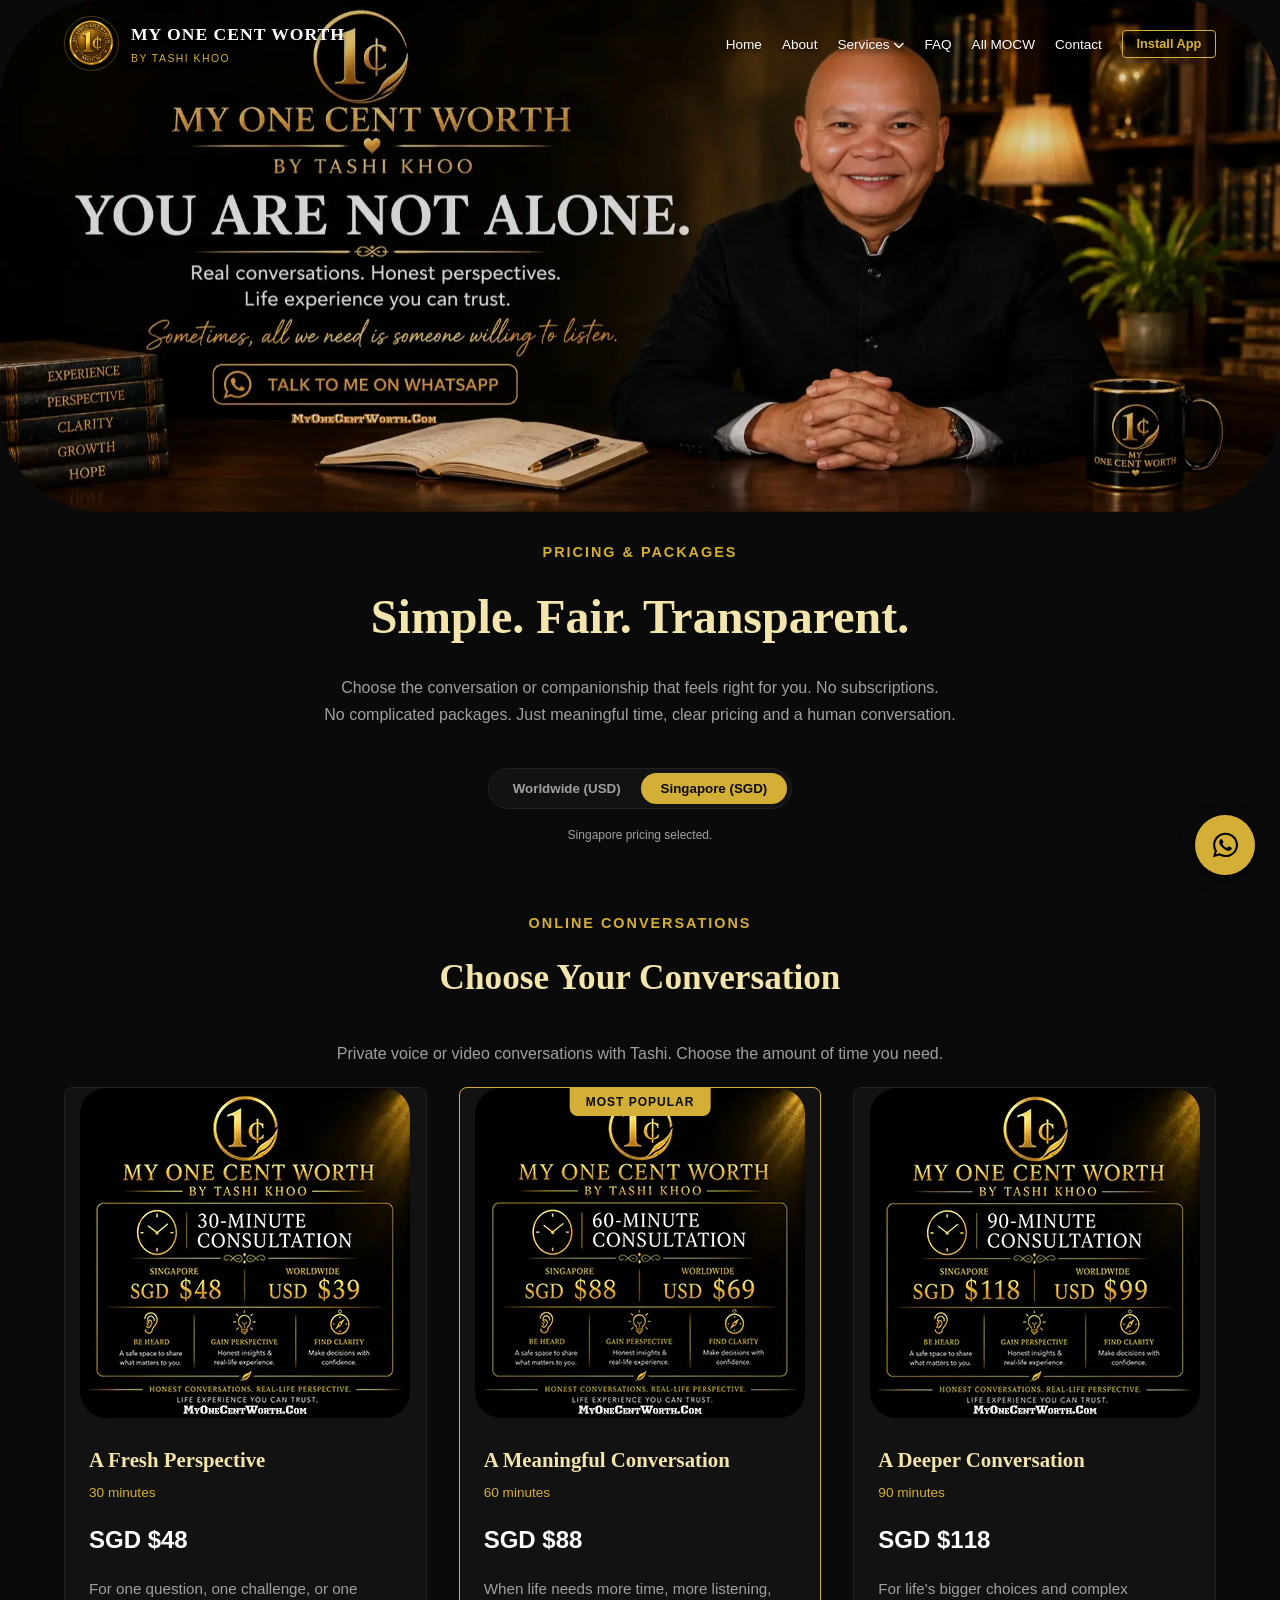
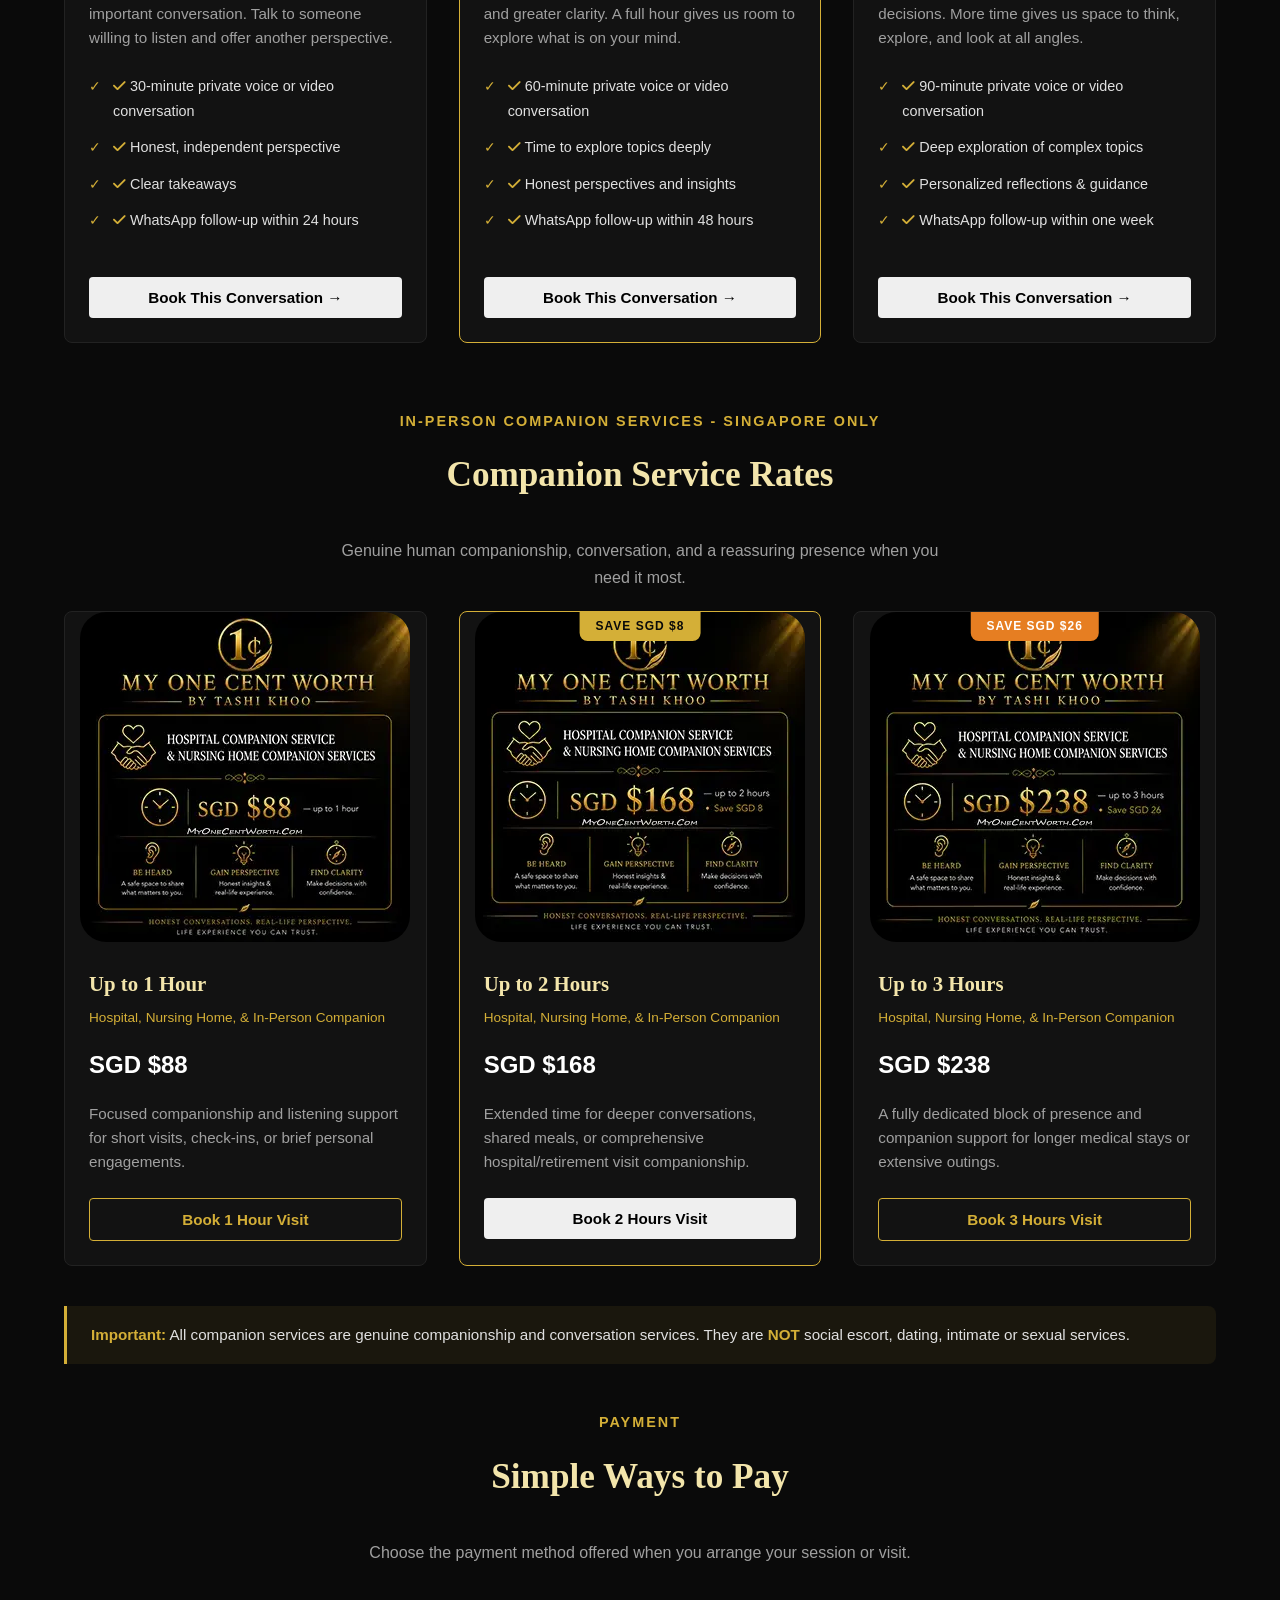
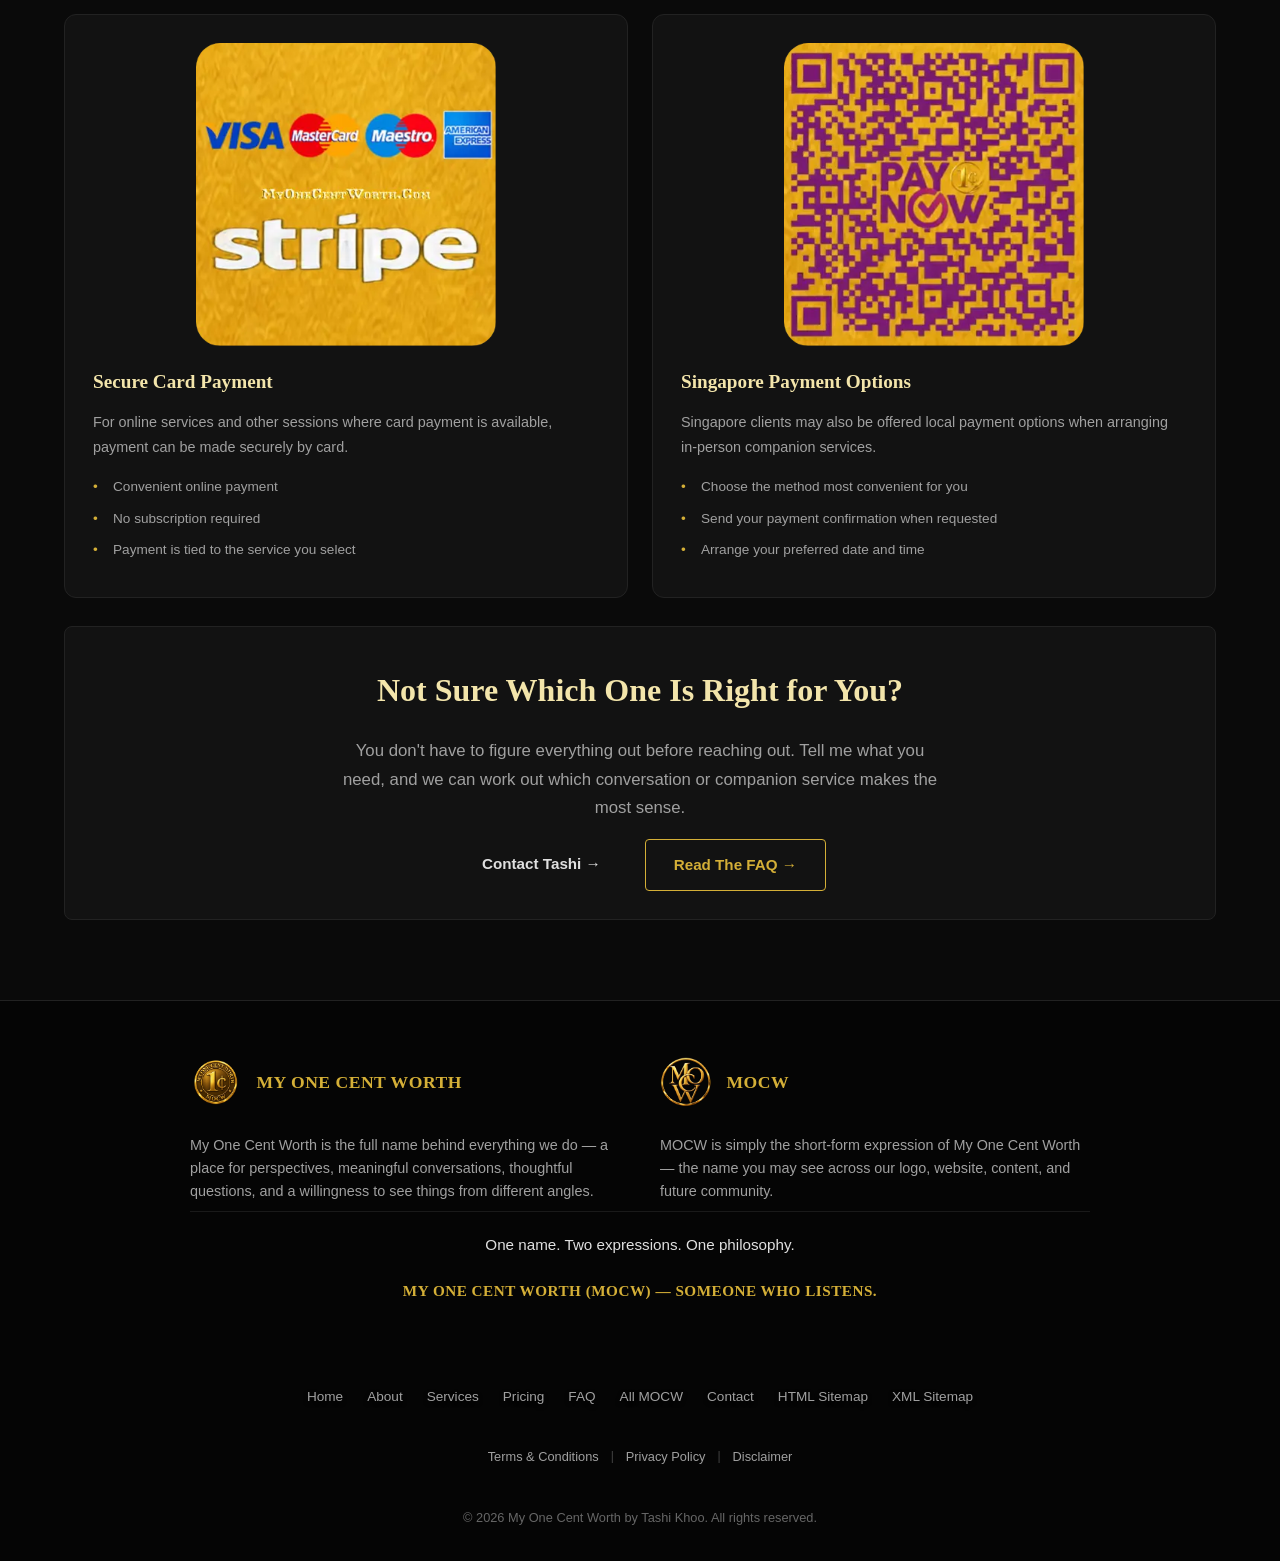
<file: pricing.html>
<!DOCTYPE html>
<html lang="en">
<head>
    <meta charset="UTF-8">
    <meta name="viewport" content="width=device-width, initial-scale=1.0">
    <title>Pricing & Packages - My One Cent Worth</title>
    <meta name="description" content="Simple, fair, transparent pricing for online consultations and in-person companion services.">
    <link rel="icon" type="image/png" sizes="32x32" href="favicon/favicon-32x32.png">
    <link rel="icon" type="image/png" sizes="16x16" href="favicon/favicon-16x16.png">
    <link rel="apple-touch-icon" sizes="180x180" href="favicon/apple-touch-icon.png">
    <link rel="manifest" href="manifest.webmanifest">
    <link rel="stylesheet" href="https://cdnjs.cloudflare.com/ajax/libs/font-awesome/6.4.0/css/all.min.css">
    <link rel="stylesheet" href="mocw.css">
<!-- Cal.com Embed Scripts -->
    <script type="text/javascript">
      (function (C, A, L) { let p = function (a, ar) { a.q.push(ar); }; let d = C.document; C.Cal = C.Cal || function () { let cal = C.Cal; let ar = arguments; if (!cal.loaded) { cal.ns = {}; cal.q = cal.q || []; d.head.appendChild(d.createElement("script")).src = A; cal.loaded = true; } if (ar[0] === L) { const api = function () { p(api, arguments); }; const namespace = ar[1]; api.q = api.q || []; if(typeof namespace === "string"){cal.ns[namespace] = cal.ns[namespace] || api;p(cal.ns[namespace], ar);p(cal, ["initNamespace", namespace]);} else p(cal, ar); return;} p(cal, ar); }; })(window, "https://app.cal.com/embed/embed.js", "init");
      
      Cal("init", "30-min-chat-usd", {origin:"https://app.cal.com"});
      Cal("init", "30-min-chat-sgd", {origin:"https://app.cal.com"});
      Cal("init", "60-min-chat-usd", {origin:"https://app.cal.com"});
      Cal("init", "60-min-chat-sgd", {origin:"https://app.cal.com"});
      Cal("init", "90-min-chat-usd", {origin:"https://app.cal.com"});
      Cal("init", "90-min-chat-sgd", {origin:"https://app.cal.com"});
      Cal("init", "60-companionship-services-sgd", {origin:"https://app.cal.com"});
      Cal("init", "120-companionship-services-sgd", {origin:"https://app.cal.com"});
      Cal("init", "180-companionship-services-sgd", {origin:"https://app.cal.com"});

      Cal.config = Cal.config || {};
      Cal.config.forwardQueryParams = true;
    </script>
</head>
<body class="page-pricing">

    <!-- HERO BANNER WRAPPER WITH OVERLAY NAVIGATION -->
    <div class="pricing-hero-wrapper">
        <header class="main-header">
            <div class="container nav-container">
                <a href="index.html" class="brand-header">
                    <img src="images/my-one-cent-worth-logo.webp" alt="My One Cent Worth Logo">
                    <div>
                        <div class="brand-title">MY ONE CENT WORTH</div>
                        <div class="brand-subtitle">BY TASHI KHOO</div>
                    </div>
                </a>
                <nav>
                    <ul>
                        <li><a href="index.html">Home</a></li>
                        <li><a href="about.html">About</a></li>
                        <li class="dropdown">
                            <a href="services.html">Services <i class="fa-solid fa-chevron-down" style="font-size:0.7rem;"></i></a>
                            <div class="dropdown-menu">
                                <a href="services.html">All Services</a>
                                <a href="pricing.html" class="active">Pricing & Packages</a>
                            </div>
                        </li>
                        <li><a href="faq.html">FAQ</a></li>
                        <li><a href="https://myonecentworth.com/blog">All MOCW</a></li>
                        <li><a href="contact.html">Contact</a></li>
                        <li><button id="pwa-install-btn" class="btn-install">Install App</button></li>
                    </ul>
                </nav>
            </div>
        </header>

        <!-- Pricing Banner Image -->
        <div class="pricing-banner-container">
            <img src="images/mocw-pricing.webp" alt="My One Cent Worth - Pricing & Packages Banner" class="pricing-banner-img">
        </div>
    </div>

    <div class="container">
        <!-- Hero Section -->
        <section class="hero">
            <span class="tagline">Pricing & Packages</span>
            <h1>Simple. Fair. Transparent.</h1>
            <p style="max-width: 780px;">Choose the conversation or companionship that feels right for you. No subscriptions.<br>No complicated packages. Just meaningful time, clear pricing and a human conversation.</p>
            
            <div class="currency-toggle">
                <button class="toggle-btn" id="btn-worldwide" onclick="setCurrency('usd')">Worldwide (USD)</button>
                <button class="toggle-btn active" id="btn-singapore" onclick="setCurrency('sgd')">Singapore (SGD)</button>
            </div>
            <div style="font-size:0.75rem; color:var(--text-muted);" id="pricing-selected-text">Singapore pricing selected.</div>
        </section>

        <!-- Section 1: Online Conversations -->
        <section>
            <div class="section-header">
                <span class="tagline">Online Conversations</span>
                <h2>Choose Your Conversation</h2>
                <p style="max-width: 800px;">Private voice or video conversations with Tashi. Choose the amount of time you need.</p>
            </div>

            <div class="grid-3">
                <!-- 30 Minute Option ($39 USD / $48 SGD) -->
                <div class="card">
                    <img src="images/mocw-30-minute-consultation.webp" alt="30-Minute Consultation" class="card-image">
                    <div class="card-body">
                        <h3 class="card-title">A Fresh Perspective</h3>
                        <div class="card-subtitle">30 minutes</div>
                        
                        <div class="card-price price-sgd">SGD $48</div>
                        <div class="card-price price-usd" style="display:none;">USD $39</div>

                        <div class="card-desc">
                            For one question, one challenge, or one important conversation. Talk to someone willing to listen and offer another perspective.
                        </div>
                        <ul class="card-features">
                            <li><i class="fa-solid fa-check"></i> 30-minute private voice or video conversation</li>
                            <li><i class="fa-solid fa-check"></i> Honest, independent perspective</li>
                            <li><i class="fa-solid fa-check"></i> Clear takeaways</li>
                            <li><i class="fa-solid fa-check"></i> WhatsApp follow-up within 24 hours</li>
                        </ul>

                        <button class="btn btn-cal-30"
                                data-cal-link="myonecentworth/30-min-chat-sgd"
                                data-cal-namespace="30-min-chat-sgd">
                            Book This Conversation →
                        </button>
                    </div>
                </div>

                <!-- 60 Minute Option ($69 USD / $88 SGD) -->
                <div class="card featured">
                    <div class="badge-popular">Most Popular</div>
                    <img src="images/mocw-60-minute-consultation.webp" alt="60-Minute Consultation" class="card-image">
                    <div class="card-body">
                        <h3 class="card-title">A Meaningful Conversation</h3>
                        <div class="card-subtitle">60 minutes</div>
                        
                        <div class="card-price price-sgd">SGD $88</div>
                        <div class="card-price price-usd" style="display:none;">USD $69</div>

                        <div class="card-desc">
                            When life needs more time, more listening, and greater clarity. A full hour gives us room to explore what is on your mind.
                        </div>
                        <ul class="card-features">
                            <li><i class="fa-solid fa-check"></i> 60-minute private voice or video conversation</li>
                            <li><i class="fa-solid fa-check"></i> Time to explore topics deeply</li>
                            <li><i class="fa-solid fa-check"></i> Honest perspectives and insights</li>
                            <li><i class="fa-solid fa-check"></i> WhatsApp follow-up within 48 hours</li>
                        </ul>

                        <button class="btn btn-cal-60"
                                data-cal-link="myonecentworth/60-min-chat-sgd"
                                data-cal-namespace="60-min-chat-sgd">
                            Book This Conversation →
                        </button>
                    </div>
                </div>

                <!-- 90 Minute Option ($99 USD / $118 SGD) -->
                <div class="card">
                    <img src="images/mocw-90-minute-consultation.webp" alt="90-Minute Consultation" class="card-image">
                    <div class="card-body">
                        <h3 class="card-title">A Deeper Conversation</h3>
                        <div class="card-subtitle">90 minutes</div>
                        
                        <div class="card-price price-sgd">SGD $118</div>
                        <div class="card-price price-usd" style="display:none;">USD $99</div>

                        <div class="card-desc">
                            For life's bigger choices and complex decisions. More time gives us space to think, explore, and look at all angles.
                        </div>
                        <ul class="card-features">
                            <li><i class="fa-solid fa-check"></i> 90-minute private voice or video conversation</li>
                            <li><i class="fa-solid fa-check"></i> Deep exploration of complex topics</li>
                            <li><i class="fa-solid fa-check"></i> Personalized reflections & guidance</li>
                            <li><i class="fa-solid fa-check"></i> WhatsApp follow-up within one week</li>
                        </ul>

                        <button class="btn btn-cal-90"
                                data-cal-link="myonecentworth/90-min-chat-sgd"
                                data-cal-namespace="90-min-chat-sgd">
                            Book This Conversation →
                        </button>
                    </div>
                </div>
            </div>
        </section>

        <!-- Section 2: In-Person Companion Services -->
        <section>
            <div class="section-header">
                <span class="tagline">In-Person Companion Services - Singapore Only</span>
                <h2>Companion Service Rates</h2>
                <p>Genuine human companionship, conversation, and a reassuring presence when you need it most.</p>
            </div>

            <div class="grid-3">
                <!-- 60 Minute Companion Service -->
                <div class="card">
                    <img src="images/mocw-60-minute-companion-services.webp" alt="60 Minute Companion Service" class="card-image">
                    <div class="card-body">
                        <h3 class="card-title">Up to 1 Hour</h3>
                        <div class="card-subtitle">Hospital, Nursing Home, & In-Person Companion</div>
                        <div class="card-price">SGD $88</div>
                        <div class="card-desc">
                            Focused companionship and listening support for short visits, check-ins, or brief personal engagements.
                        </div>
                        <button class="btn btn-outline" 
                                data-cal-link="myonecentworth/60-companionship-services-sgd" 
                                data-cal-namespace="60-companionship-services-sgd">
                            Book 1 Hour Visit
                        </button>
                    </div>
                </div>

                <!-- 120 Minute Companion Service -->
                <div class="card featured">
                    <div class="badge-popular">Save SGD $8</div>
                    <img src="images/mocw-120-minute-companion-services.webp" alt="120 Minute Companion Service" class="card-image">
                    <div class="card-body">
                        <h3 class="card-title">Up to 2 Hours</h3>
                        <div class="card-subtitle">Hospital, Nursing Home, & In-Person Companion</div>
                        <div class="card-price">SGD $168</div>
                        <div class="card-desc">
                            Extended time for deeper conversations, shared meals, or comprehensive hospital/retirement visit companionship.
                        </div>
                        <button class="btn" 
                                data-cal-link="myonecentworth/120-companionship-services-sgd" 
                                data-cal-namespace="120-companionship-services-sgd">
                            Book 2 Hours Visit
                        </button>
                    </div>
                </div>

                <!-- 180 Minute Companion Service -->
                <div class="card">
                    <div class="badge-popular" style="background:#e67e22; color:#fff;">Save SGD $26</div>
                    <img src="images/mocw-180-minute-companion-services.webp" alt="180 Minute Companion Service" class="card-image">
                    <div class="card-body">
                        <h3 class="card-title">Up to 3 Hours</h3>
                        <div class="card-subtitle">Hospital, Nursing Home, & In-Person Companion</div>
                        <div class="card-price">SGD $238</div>
                        <div class="card-desc">
                            A fully dedicated block of presence and companion support for longer medical stays or extensive outings.
                        </div>
                        <button class="btn btn-outline" 
                                data-cal-link="myonecentworth/180-companionship-services-sgd" 
                                data-cal-namespace="180-companionship-services-sgd">
                            Book 3 Hours Visit
                        </button>
                    </div>
                </div>
            </div>

            <div class="banner-note" style="margin-bottom: 0.5rem;">
                <strong>Important:</strong> All companion services are genuine companionship and conversation services. They are <strong>NOT</strong> social escort, dating, intimate or sexual services.
            </div>
        </section>

        <!-- Section 3: Payment Section -->
        <section style="padding-top: 0.5rem !important;">
            <div class="section-header" style="margin-top: 0 !important;">
                <span class="tagline">Payment</span>
                <h2>Simple Ways to Pay</h2>
                <p>Choose the payment method offered when you arrange your session or visit.</p>
            </div>

            <div class="payment-grid">
                <!-- Card Payment -->
                <div class="payment-card">
                    <img src="images/secure-card-payment.webp" alt="Secure Card Payment - Visa, Mastercard, Maestro, American Express" class="payment-card-img" width="300" height="300">
                    <h3>Secure Card Payment</h3>
                    <p>For online services and other sessions where card payment is available, payment can be made securely by card.</p>
                    <ul>
                        <li>Convenient online payment</li>
                        <li>No subscription required</li>
                        <li>Payment is tied to the service you select</li>
                    </ul>
                </div>

                <!-- PayNow Option -->
                <div class="payment-card">
                    <img src="images/paynow-mocw.webp" alt="PayNow Singapore Payment Options" class="payment-card-img" width="300" height="300">
                    <h3>Singapore Payment Options</h3>
                    <p>Singapore clients may also be offered local payment options when arranging in-person companion services.</p>
                    <ul>
                        <li>Choose the method most convenient for you</li>
                        <li>Send your payment confirmation when requested</li>
                        <li>Arrange your preferred date and time</li>
                    </ul>
                </div>
            </div>
        </section>

        <!-- Section 4: Help / Bottom CTA -->
        <section class="cta-box">
            <h2>Not Sure Which One Is Right for You?</h2>
            <p>You don't have to figure everything out before reaching out. Tell me what you need, and we can work out which conversation or companion service makes the most sense.</p>
            <div class="cta-buttons">
                <a href="contact.html" class="btn">Contact Tashi →</a>
                <a href="faq.html" class="btn btn-outline">Read The FAQ →</a>
            </div>
        </section>
    </div>

    <!-- Master Component: Standardized Footer -->
    <footer class="main-footer">
        <div class="footer-container">
            <div class="footer-brand-story">
                <div class="footer-brand-grid">
                    <!-- Left Side: Full Brand -->
                    <div class="brand-item">
                        <div class="brand-item-header">
                            <img src="images/my-one-cent-worth-logo.webp" alt="My One Cent Worth Logo" class="footer-logo-img">
                            <span class="brand-item-title">MY ONE CENT WORTH</span>
                        </div>
                        <p class="brand-item-desc">
                            My One Cent Worth is the full name behind everything we do — a place for perspectives, meaningful conversations, thoughtful questions, and a willingness to see things from different angles.
                        </p>
                    </div>

                    <!-- Right Side: MOCW Short-Form -->
                    <div class="brand-item">
                        <div class="brand-item-header">
                            <img src="images/mocw-monogram-logo.webp" alt="MOCW Monogram Logo" class="footer-logo-img">
                            <span class="brand-item-title">MOCW</span>
                        </div>
                        <p class="brand-item-desc">
                            MOCW is simply the short-form expression of My One Cent Worth — the name you may see across our logo, website, content, and future community.
                        </p>
                    </div>
                </div>

                <!-- Summary Line -->
                <div class="brand-summary-text">
                    <p>One name. Two expressions. One philosophy.</p>
                    <p class="brand-tagline">MY ONE CENT WORTH (MOCW) — SOMEONE WHO LISTENS.</p>
                </div>
            </div>

                        <nav aria-label="Footer navigation">
                <ul class="footer-links">
                    <li><a href="index.html">Home</a></li>
                    <li><a href="about.html">About</a></li>
                    <li><a href="services.html">Services</a></li>
                    <li><a href="pricing.html">Pricing</a></li>
                    <li><a href="faq.html">FAQ</a></li>
                    <li><a href="https://myonecentworth.com/blog">All MOCW</a></li>
                    <li><a href="contact.html">Contact</a></li>
                    <li><a href="sitemap.html">HTML Sitemap</a></li>
                    <li><a href="sitemap.xml" target="_blank" rel="noopener">XML Sitemap</a></li>
                </ul>
            </nav>
            <div class="footer-legal-links">
                <a href="terms-and-conditions.html">Terms &amp; Conditions</a>
                <span class="separator">|</span>
                <a href="privacy-policy.html">Privacy Policy</a>
                <span class="separator">|</span>
                <a href="disclaimer.html">Disclaimer</a>
            </div>
            <p class="copyright-text">&copy; 2026 My One Cent Worth by Tashi Khoo. All rights reserved.</p>
        </div>
    </footer>

    <!-- WHATSAPP FLOATING BUTTON -->
    <a id="my-one-cent-chat" href="https://wa.me/6583186776?text=Hello%2C%20Tashi.%20I%20want%20more%20info%20about%20the%20services." target="_blank" rel="noopener" title="WhatsApp Tashi" aria-label="WhatsApp Tashi">
        <div class="bubble"></div>
    </a>

    <!-- Currency Switcher Script -->
    <script>
        function setCurrency(currency) {
            const btnWorldwide = document.getElementById('btn-worldwide');
            const btnSingapore = document.getElementById('btn-singapore');
            const sgdPrices = document.querySelectorAll('.price-sgd');
            const usdPrices = document.querySelectorAll('.price-usd');
            const statusText = document.getElementById('pricing-selected-text');

            const btn30 = document.querySelector('.btn-cal-30');
            const btn60 = document.querySelector('.btn-cal-60');
            const btn90 = document.querySelector('.btn-cal-90');

            if (currency === 'usd') {
                btnWorldwide.classList.add('active');
                btnSingapore.classList.remove('active');
                
                sgdPrices.forEach(el => el.style.display = 'none');
                usdPrices.forEach(el => el.style.display = 'block');
                statusText.innerText = 'Worldwide pricing selected (USD).';

                btn30.setAttribute('data-cal-link', 'myonecentworth/30-min-chat-usd');
                btn30.setAttribute('data-cal-namespace', '30-min-chat-usd');

                btn60.setAttribute('data-cal-link', 'myonecentworth/60-min-chat-usd');
                btn60.setAttribute('data-cal-namespace', '60-min-chat-usd');

                btn90.setAttribute('data-cal-link', 'myonecentworth/90-min-chat-usd');
                btn90.setAttribute('data-cal-namespace', '90-min-chat-usd');
            } else {
                btnSingapore.classList.add('active');
                btnWorldwide.classList.remove('active');
                
                usdPrices.forEach(el => el.style.display = 'none');
                sgdPrices.forEach(el => el.style.display = 'block');
                statusText.innerText = 'Singapore pricing selected (SGD).';

                btn30.setAttribute('data-cal-link', 'myonecentworth/30-min-chat-sgd');
                btn30.setAttribute('data-cal-namespace', '30-min-chat-sgd');

                btn60.setAttribute('data-cal-link', 'myonecentworth/60-min-chat-sgd');
                btn60.setAttribute('data-cal-namespace', '60-min-chat-sgd');

                btn90.setAttribute('data-cal-link', 'myonecentworth/90-min-chat-sgd');
                btn90.setAttribute('data-cal-namespace', '90-min-chat-sgd');
            }
        }
    </script>

    <!-- Master Component: PWA Script -->
    <script>
        if ('serviceWorker' in navigator) {
            window.addEventListener('load', () => {
                navigator.serviceWorker.register('sw.js')
                    .then(reg => console.log('MOCW Service Worker registered successfully.'))
                    .catch(err => console.error('Service Worker registration failed:', err));
            });
        }

        let deferredPrompt;
        const pwaInstallBtn = document.getElementById('pwa-install-btn');

        window.addEventListener('beforeinstallprompt', (e) => {
            e.preventDefault();
            deferredPrompt = e;
            if (pwaInstallBtn) {
                pwaInstallBtn.style.display = 'inline-block';
            }
        });

        if (pwaInstallBtn) {
            pwaInstallBtn.addEventListener('click', () => {
                if (deferredPrompt) {
                    deferredPrompt.prompt();
                    deferredPrompt.userChoice.then((choiceResult) => {
                        if (choiceResult.outcome === 'accepted') {
                            console.log('User accepted the install prompt');
                        }
                        deferredPrompt = null;
                    });
                }
            });
        }
    </script>
</body>
</html>
</file>
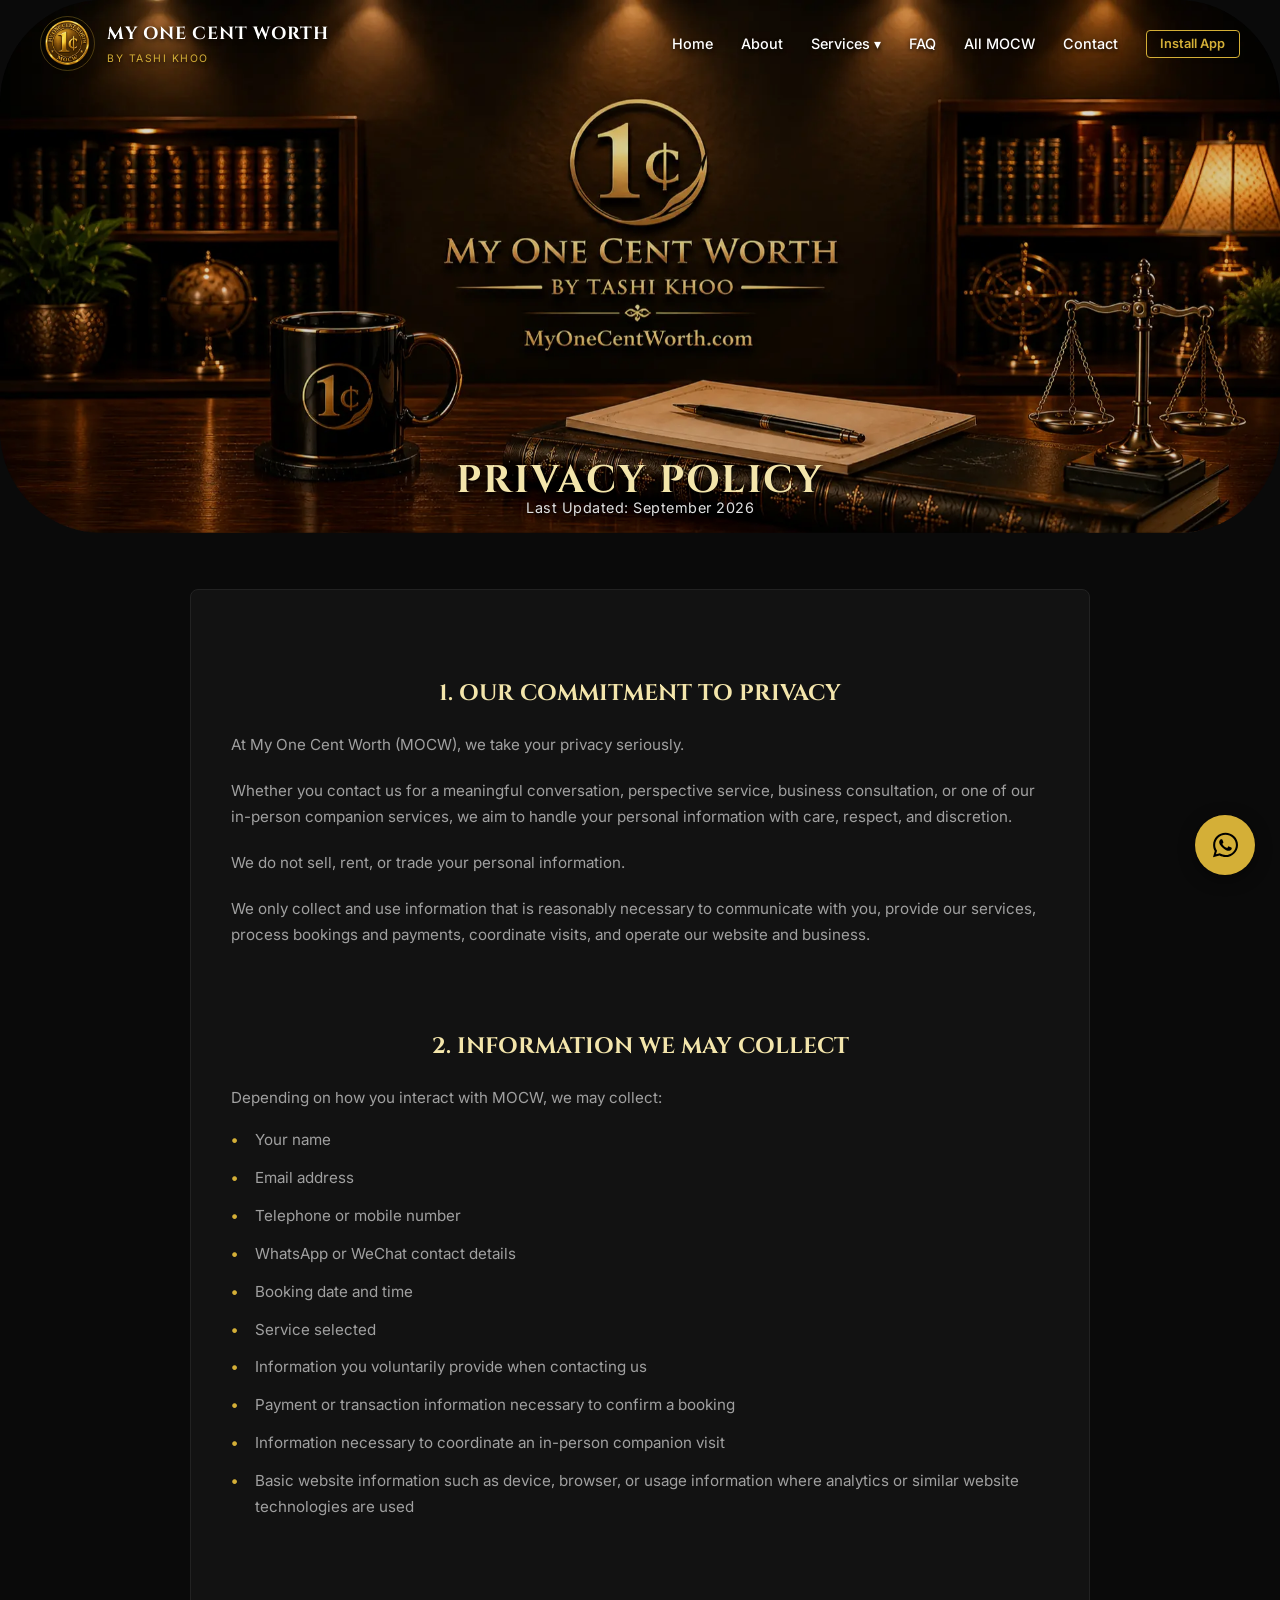
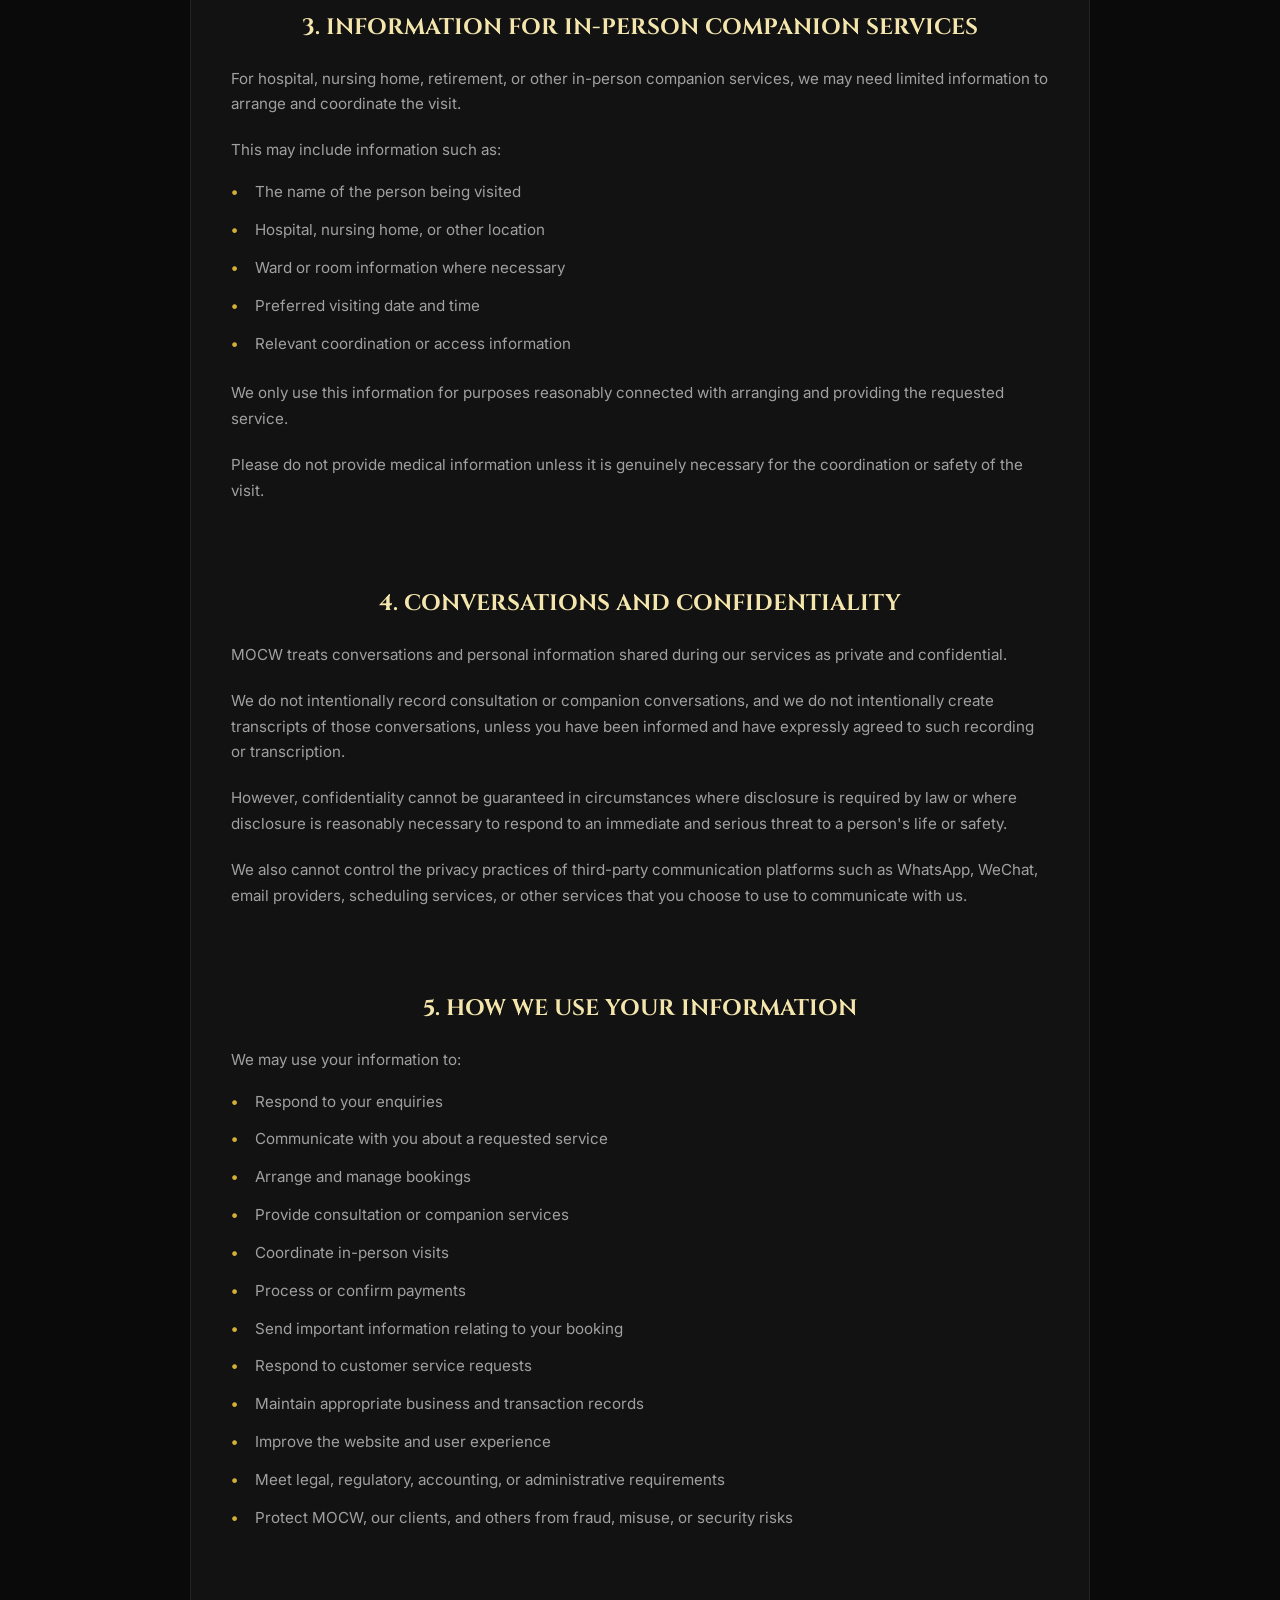
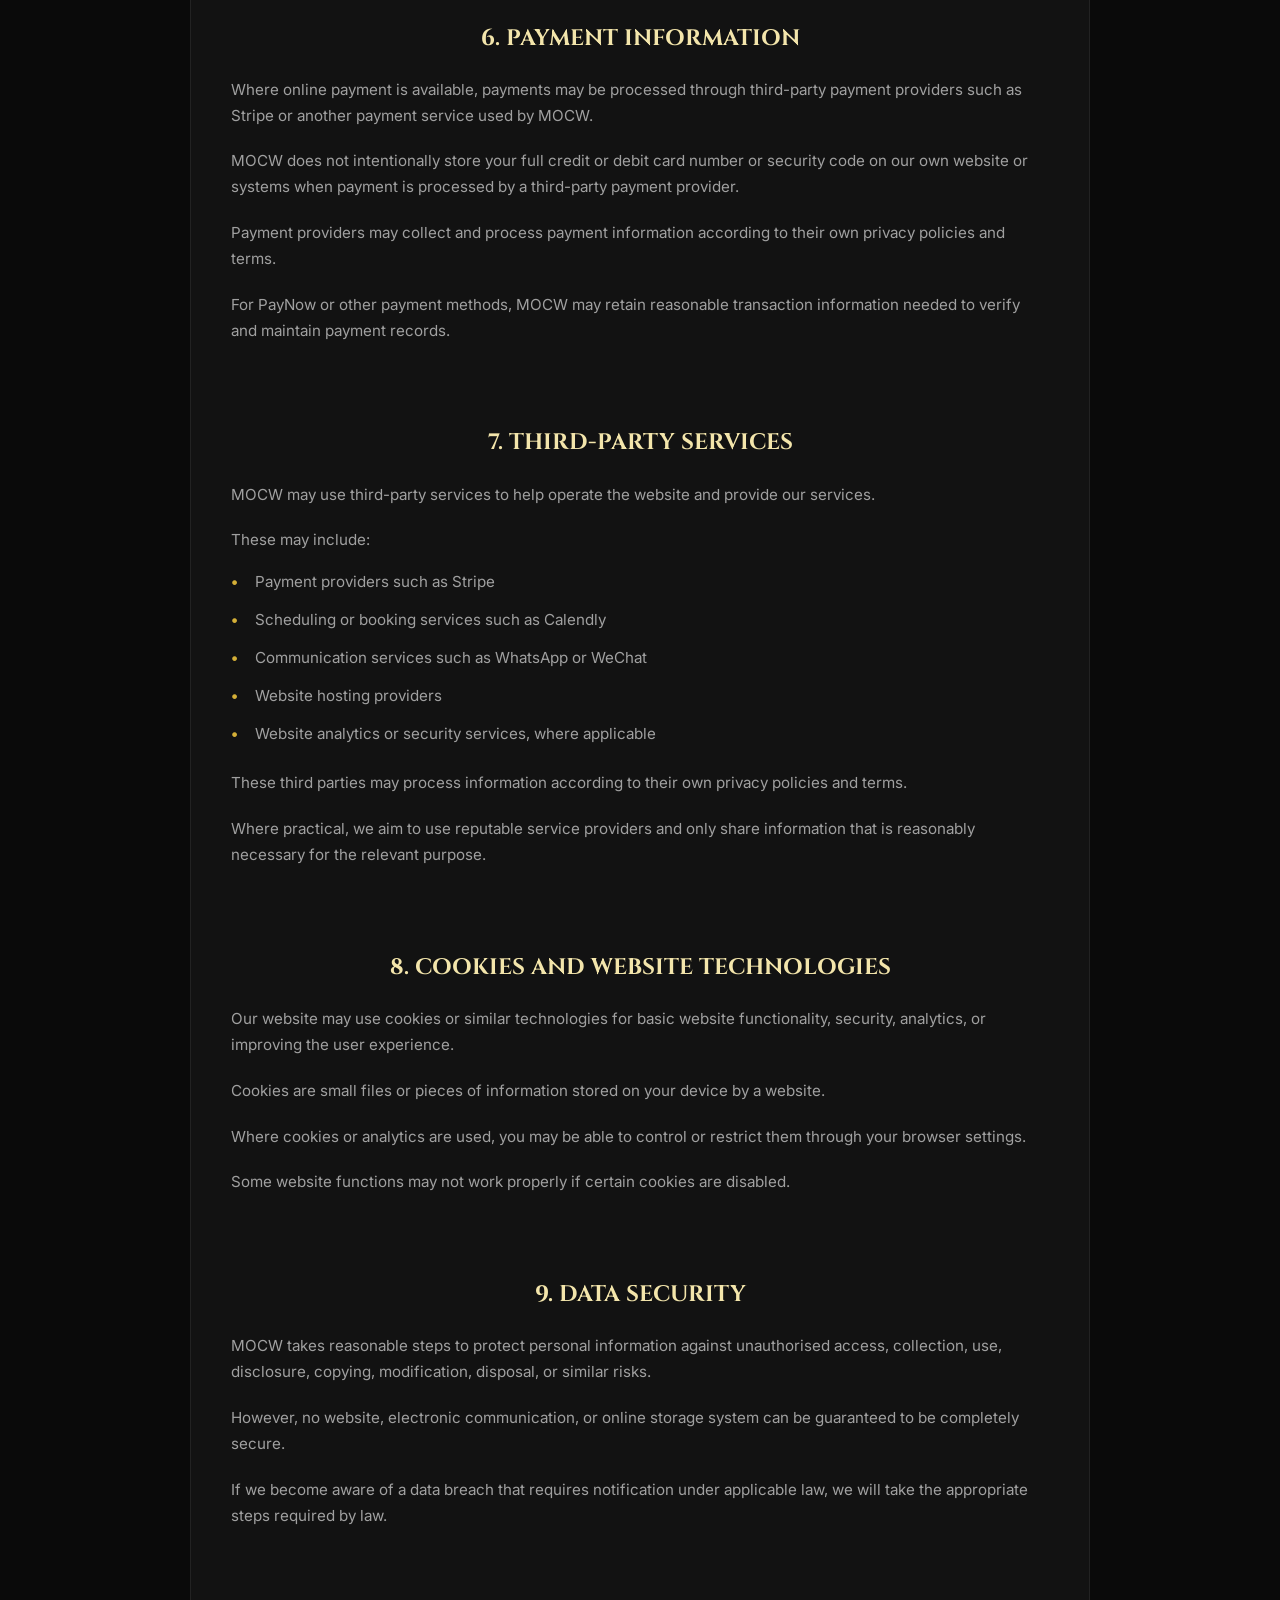
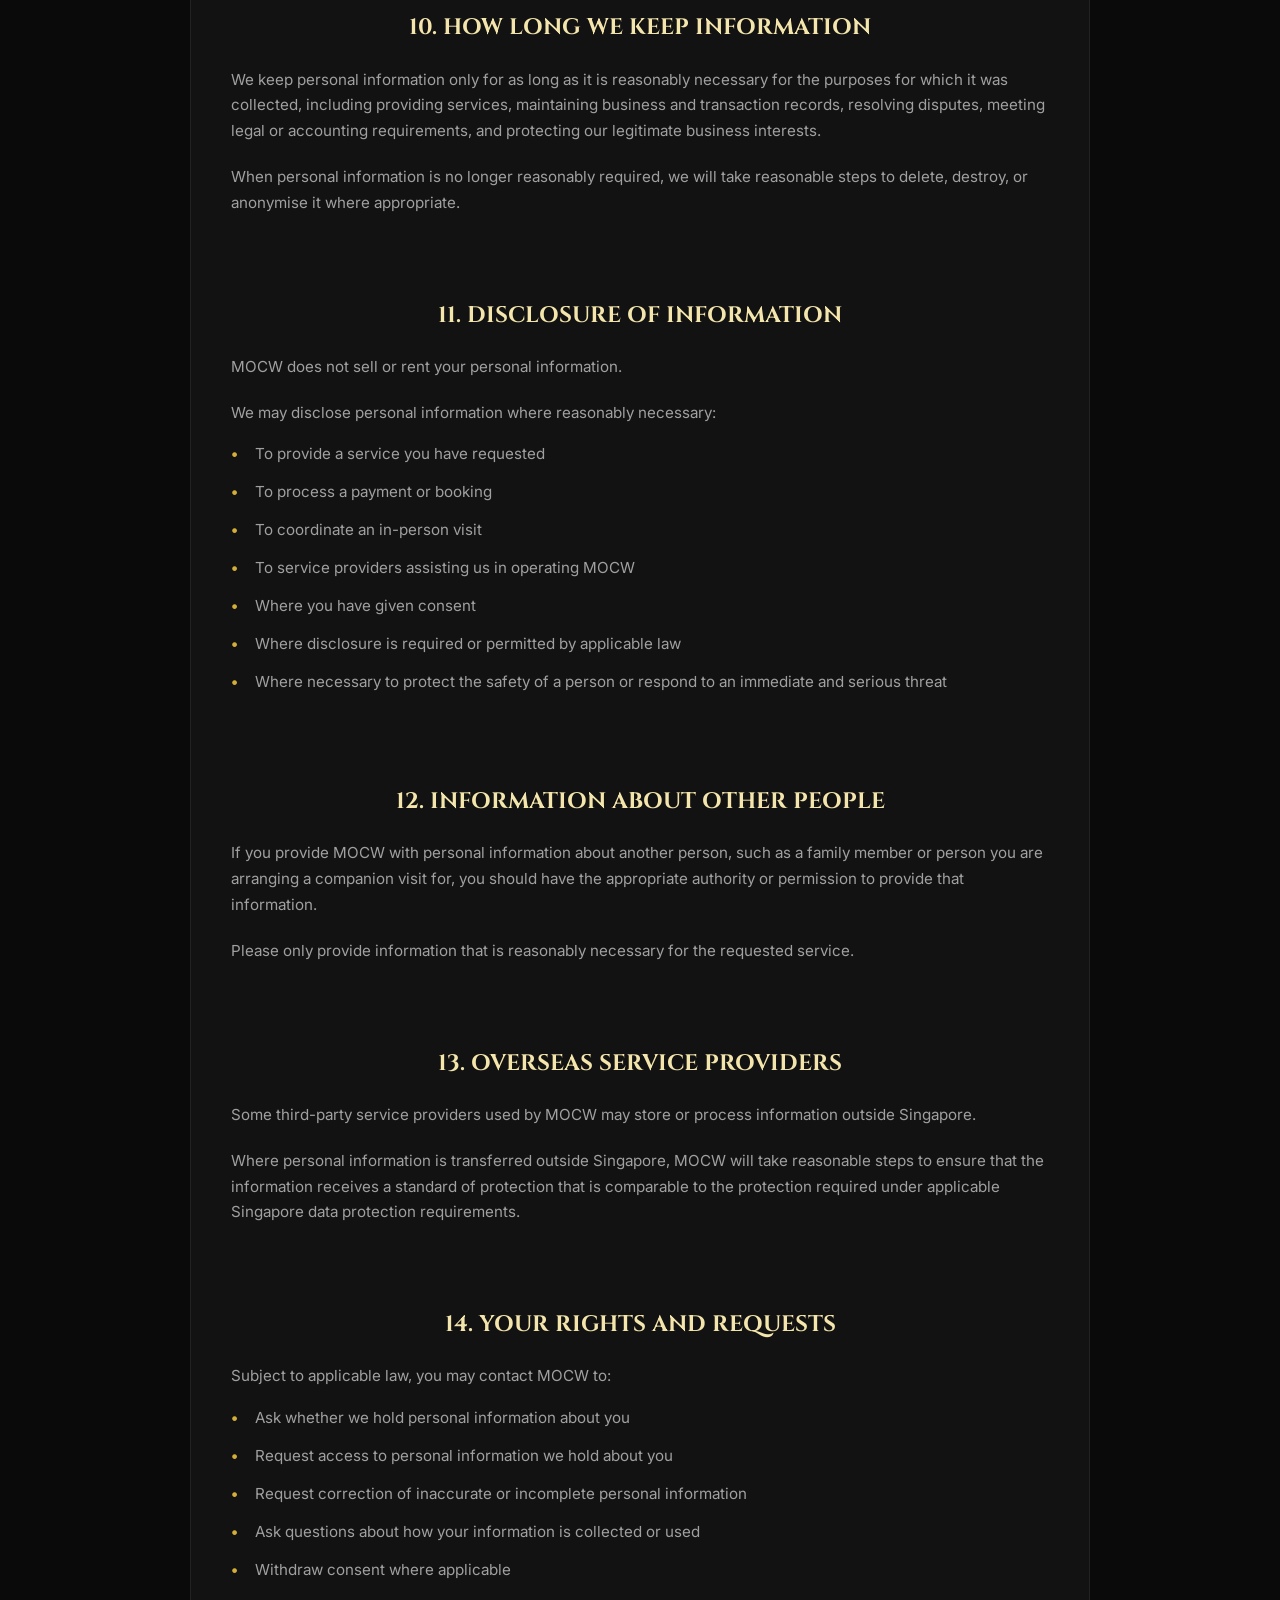
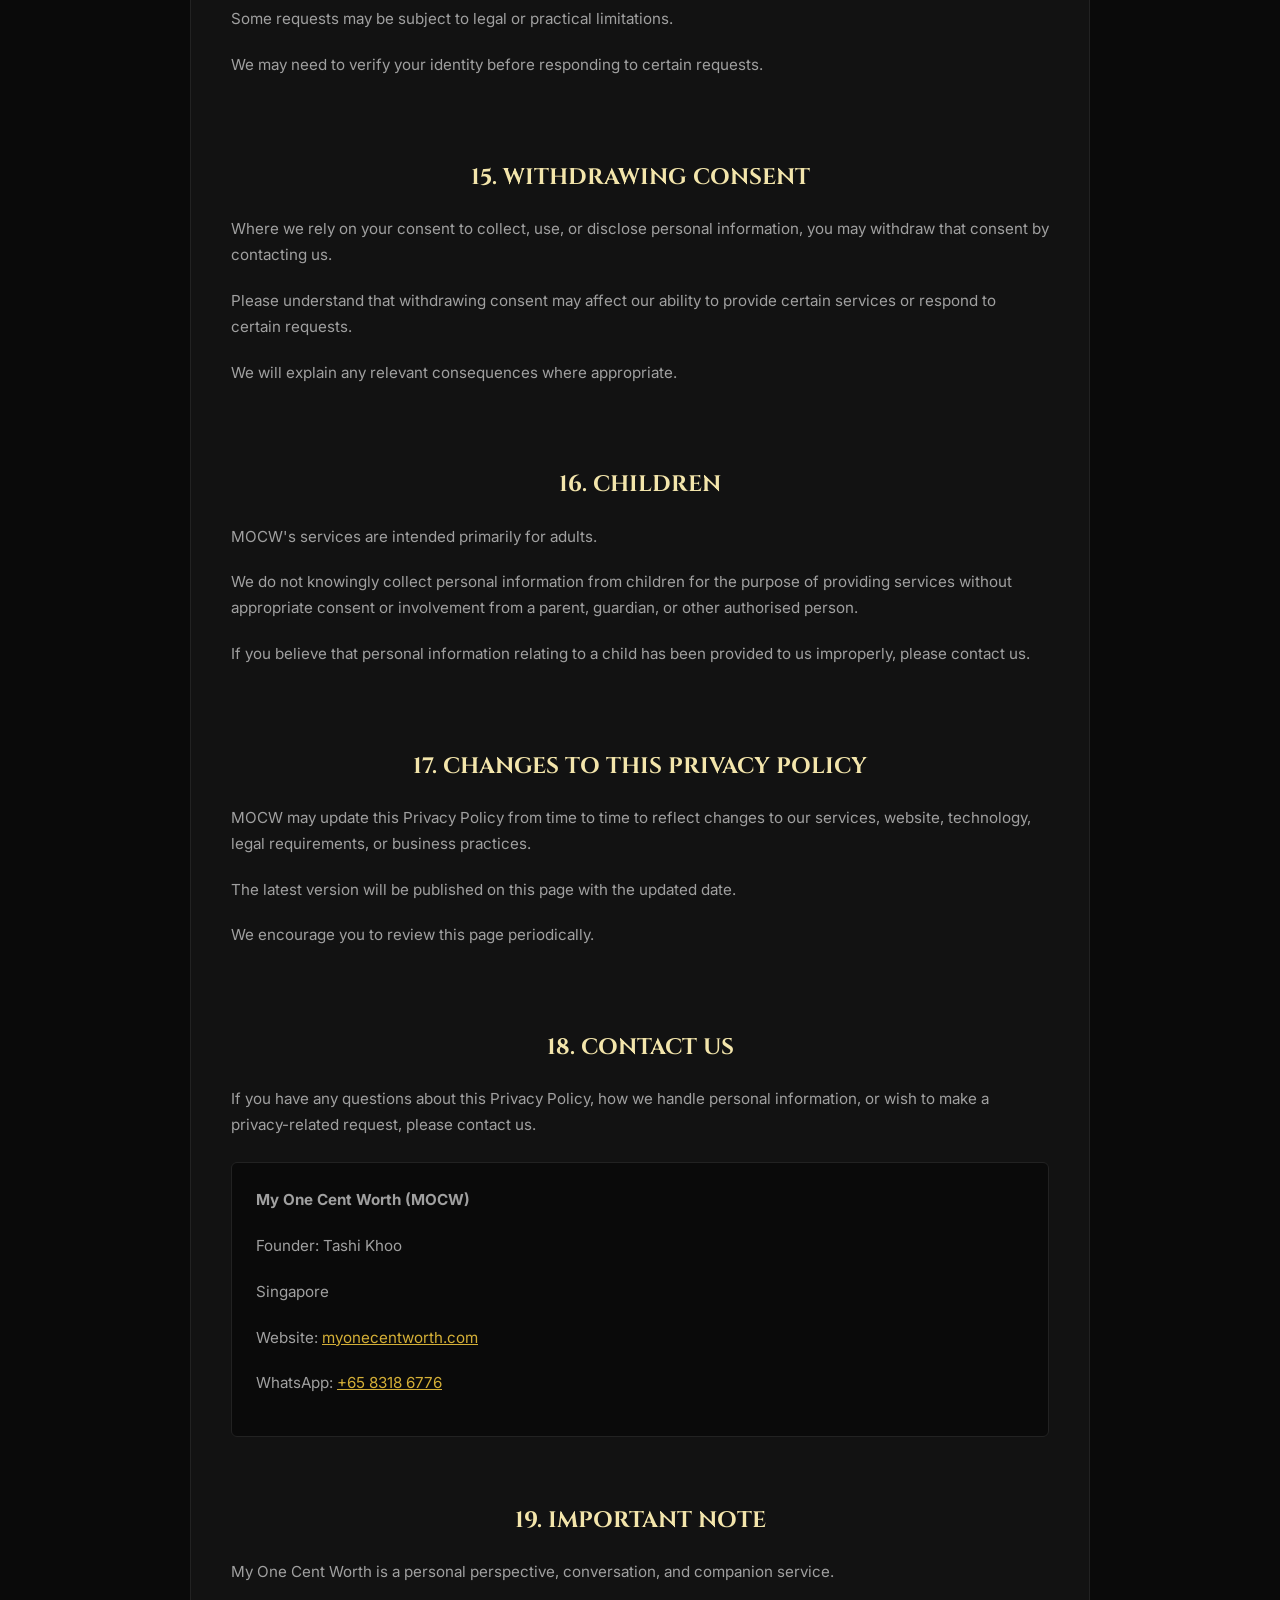
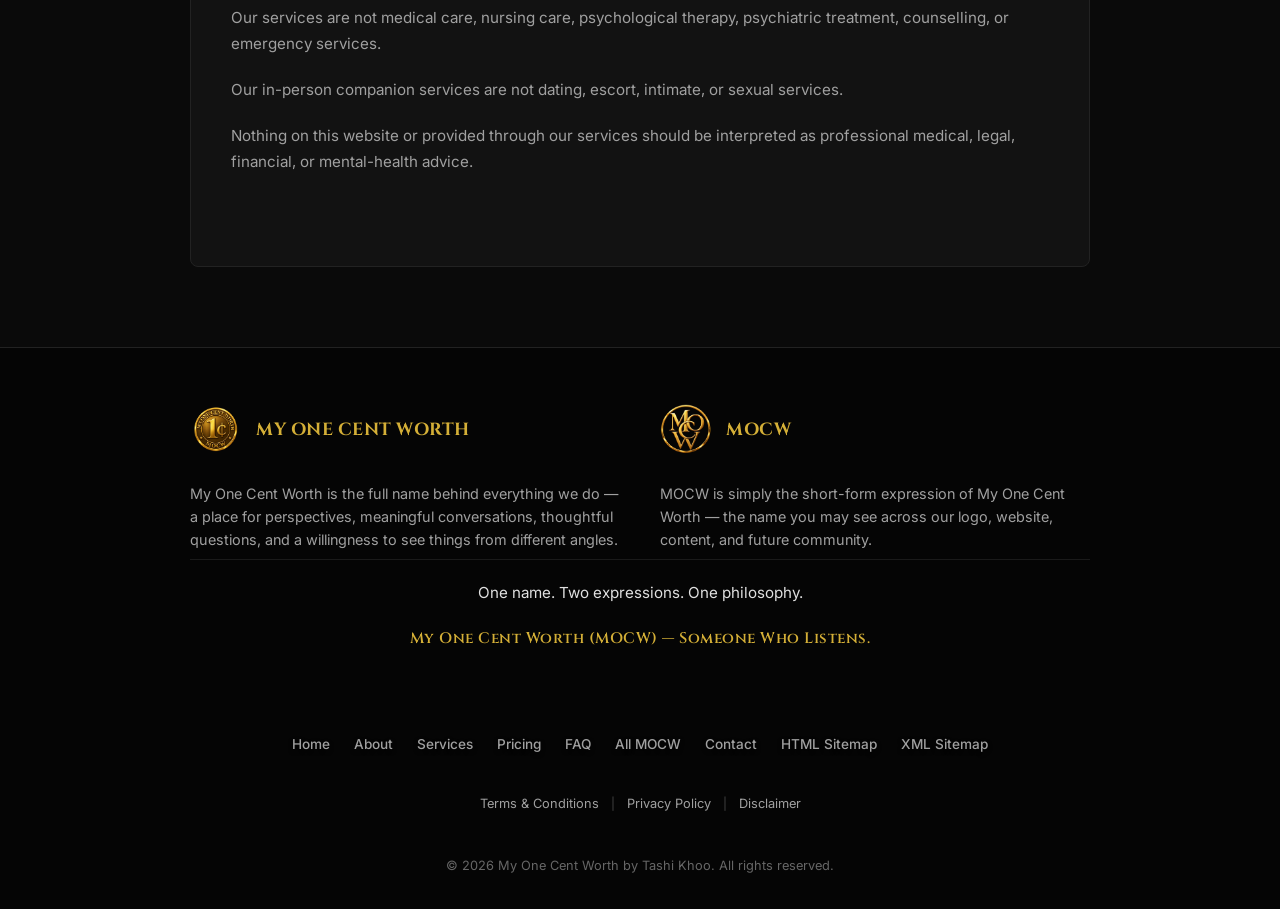
<file: privacy-policy.html>
<!DOCTYPE html>
<html lang="en">
<head>
    <meta charset="UTF-8">
    <meta name="viewport" content="width=device-width, initial-scale=1.0">
    <title>Privacy Policy | My One Cent Worth</title>
    <meta name="description" content="Privacy Policy for My One Cent Worth (MOCW). Learn how we handle your personal information, confidentiality, and data privacy with care and respect.">
    <link rel="canonical" href="https://myonecentworth.com/privacy-policy.html">
    
    <!-- Favicon Links -->
    <link rel="icon" type="image/png" sizes="32x32" href="favicon/favicon-32x32.png">
    <link rel="icon" type="image/png" sizes="16x16" href="favicon/favicon-16x16.png">
    <link rel="apple-touch-icon" sizes="180x180" href="favicon/apple-touch-icon.png">
    <link rel="manifest" href="manifest.webmanifest">

    <!-- Google Fonts -->
    <link rel="preconnect" href="https://fonts.googleapis.com">
    <link rel="preconnect" href="https://fonts.gstatic.com" crossorigin="">
    <link href="https://fonts.googleapis.com/css2?family=Cinzel:wght@500;600;700&amp;family=Inter:wght@300;400;500;600&amp;display=swap" rel="stylesheet">
    <link rel="stylesheet" href="mocw.css">
</head>
<body class="page-privacy">

    <!-- HERO BANNER WRAPPER WITH OVERLAY NAVIGATION -->
    <div class="privacy-hero-wrapper">
        <header class="main-header">
            <div class="nav-container">
                <a href="index.html" class="brand-logo">
                    <img src="images/my-one-cent-worth-logo.webp" alt="My One Cent Worth Logo" class="coin-logo">
                    <div class="logo-text">
                        <span class="brand-title">MY ONE CENT WORTH</span>
                        <span class="brand-subtitle">BY TASHI KHOO</span>
                    </div>
                </a>
                <ul class="nav-links">
                    <li><a href="index.html">Home</a></li>
                    <li><a href="about.html">About</a></li>
                    <li class="dropdown">
                        <a href="services.html">Services ▾</a>
                        <ul class="dropdown-menu">
                            <li><a href="services.html">All Services</a></li>
                            <li><a href="pricing.html">Pricing</a></li>
                        </ul>
                    </li>
                    <li><a href="faq.html">FAQ</a></li>
                    <li><a href="https://myonecentworth.com/blog">All MOCW</a></li>
                    <li><a href="contact.html">Contact</a></li>
                    <li><button id="pwa-install-btn" class="btn-pwa-install">Install App</button></li>
                </ul>
            </div>
        </header>

        <!-- Privacy Policy Hero Banner Image with Overlay Title -->
        <div class="privacy-hero-banner-container">
            <img src="images/my-one-cent-worth-mocw.webp" alt="My One Cent Worth Privacy Policy Banner" class="privacy-hero-banner-img">
            <div class="banner-overlay-text">
                <h1 class="banner-title">PRIVACY POLICY</h1>
                <p class="banner-last-updated">Last Updated: September 2026</p>
            </div>
        </div>
    </div>

    <main class="container">

        <div class="policy-content">

            <!-- SECTION 1 -->
            <section class="policy-section">
                <h2>1. OUR COMMITMENT TO PRIVACY</h2>
                <p>At My One Cent Worth (MOCW), we take your privacy seriously.</p>
                <p>Whether you contact us for a meaningful conversation, perspective service, business consultation, or one of our in-person companion services, we aim to handle your personal information with care, respect, and discretion.</p>
                <p>We do not sell, rent, or trade your personal information.</p>
                <p>We only collect and use information that is reasonably necessary to communicate with you, provide our services, process bookings and payments, coordinate visits, and operate our website and business.</p>
            </section>

            <!-- SECTION 2 -->
            <section class="policy-section">
                <h2>2. INFORMATION WE MAY COLLECT</h2>
                <p>Depending on how you interact with MOCW, we may collect:</p>
                <ul class="policy-list">
                    <li>Your name</li>
                    <li>Email address</li>
                    <li>Telephone or mobile number</li>
                    <li>WhatsApp or WeChat contact details</li>
                    <li>Booking date and time</li>
                    <li>Service selected</li>
                    <li>Information you voluntarily provide when contacting us</li>
                    <li>Payment or transaction information necessary to confirm a booking</li>
                    <li>Information necessary to coordinate an in-person companion visit</li>
                    <li>Basic website information such as device, browser, or usage information where analytics or similar website technologies are used</li>
                </ul>
            </section>

            <!-- SECTION 3 -->
            <section class="policy-section">
                <h2>3. INFORMATION FOR IN-PERSON COMPANION SERVICES</h2>
                <p>For hospital, nursing home, retirement, or other in-person companion services, we may need limited information to arrange and coordinate the visit.</p>
                <p>This may include information such as:</p>
                <ul class="policy-list">
                    <li>The name of the person being visited</li>
                    <li>Hospital, nursing home, or other location</li>
                    <li>Ward or room information where necessary</li>
                    <li>Preferred visiting date and time</li>
                    <li>Relevant coordination or access information</li>
                </ul>
                <p>We only use this information for purposes reasonably connected with arranging and providing the requested service.</p>
                <p>Please do not provide medical information unless it is genuinely necessary for the coordination or safety of the visit.</p>
            </section>

            <!-- SECTION 4 -->
            <section class="policy-section">
                <h2>4. CONVERSATIONS AND CONFIDENTIALITY</h2>
                <p>MOCW treats conversations and personal information shared during our services as private and confidential.</p>
                <p>We do not intentionally record consultation or companion conversations, and we do not intentionally create transcripts of those conversations, unless you have been informed and have expressly agreed to such recording or transcription.</p>
                <p>However, confidentiality cannot be guaranteed in circumstances where disclosure is required by law or where disclosure is reasonably necessary to respond to an immediate and serious threat to a person's life or safety.</p>
                <p>We also cannot control the privacy practices of third-party communication platforms such as WhatsApp, WeChat, email providers, scheduling services, or other services that you choose to use to communicate with us.</p>
            </section>

            <!-- SECTION 5 -->
            <section class="policy-section">
                <h2>5. HOW WE USE YOUR INFORMATION</h2>
                <p>We may use your information to:</p>
                <ul class="policy-list">
                    <li>Respond to your enquiries</li>
                    <li>Communicate with you about a requested service</li>
                    <li>Arrange and manage bookings</li>
                    <li>Provide consultation or companion services</li>
                    <li>Coordinate in-person visits</li>
                    <li>Process or confirm payments</li>
                    <li>Send important information relating to your booking</li>
                    <li>Respond to customer service requests</li>
                    <li>Maintain appropriate business and transaction records</li>
                    <li>Improve the website and user experience</li>
                    <li>Meet legal, regulatory, accounting, or administrative requirements</li>
                    <li>Protect MOCW, our clients, and others from fraud, misuse, or security risks</li>
                </ul>
            </section>

            <!-- SECTION 6 -->
            <section class="policy-section">
                <h2>6. PAYMENT INFORMATION</h2>
                <p>Where online payment is available, payments may be processed through third-party payment providers such as Stripe or another payment service used by MOCW.</p>
                <p>MOCW does not intentionally store your full credit or debit card number or security code on our own website or systems when payment is processed by a third-party payment provider.</p>
                <p>Payment providers may collect and process payment information according to their own privacy policies and terms.</p>
                <p>For PayNow or other payment methods, MOCW may retain reasonable transaction information needed to verify and maintain payment records.</p>
            </section>

            <!-- SECTION 7 -->
            <section class="policy-section">
                <h2>7. THIRD-PARTY SERVICES</h2>
                <p>MOCW may use third-party services to help operate the website and provide our services.</p>
                <p>These may include:</p>
                <ul class="policy-list">
                    <li>Payment providers such as Stripe</li>
                    <li>Scheduling or booking services such as Calendly</li>
                    <li>Communication services such as WhatsApp or WeChat</li>
                    <li>Website hosting providers</li>
                    <li>Website analytics or security services, where applicable</li>
                </ul>
                <p>These third parties may process information according to their own privacy policies and terms.</p>
                <p>Where practical, we aim to use reputable service providers and only share information that is reasonably necessary for the relevant purpose.</p>
            </section>

            <!-- SECTION 8 -->
            <section class="policy-section">
                <h2>8. COOKIES AND WEBSITE TECHNOLOGIES</h2>
                <p>Our website may use cookies or similar technologies for basic website functionality, security, analytics, or improving the user experience.</p>
                <p>Cookies are small files or pieces of information stored on your device by a website.</p>
                <p>Where cookies or analytics are used, you may be able to control or restrict them through your browser settings.</p>
                <p>Some website functions may not work properly if certain cookies are disabled.</p>
            </section>

            <!-- SECTION 9 -->
            <section class="policy-section">
                <h2>9. DATA SECURITY</h2>
                <p>MOCW takes reasonable steps to protect personal information against unauthorised access, collection, use, disclosure, copying, modification, disposal, or similar risks.</p>
                <p>However, no website, electronic communication, or online storage system can be guaranteed to be completely secure.</p>
                <p>If we become aware of a data breach that requires notification under applicable law, we will take the appropriate steps required by law.</p>
            </section>

            <!-- SECTION 10 -->
            <section class="policy-section">
                <h2>10. HOW LONG WE KEEP INFORMATION</h2>
                <p>We keep personal information only for as long as it is reasonably necessary for the purposes for which it was collected, including providing services, maintaining business and transaction records, resolving disputes, meeting legal or accounting requirements, and protecting our legitimate business interests.</p>
                <p>When personal information is no longer reasonably required, we will take reasonable steps to delete, destroy, or anonymise it where appropriate.</p>
            </section>

            <!-- SECTION 11 -->
            <section class="policy-section">
                <h2>11. DISCLOSURE OF INFORMATION</h2>
                <p>MOCW does not sell or rent your personal information.</p>
                <p>We may disclose personal information where reasonably necessary:</p>
                <ul class="policy-list">
                    <li>To provide a service you have requested</li>
                    <li>To process a payment or booking</li>
                    <li>To coordinate an in-person visit</li>
                    <li>To service providers assisting us in operating MOCW</li>
                    <li>Where you have given consent</li>
                    <li>Where disclosure is required or permitted by applicable law</li>
                    <li>Where necessary to protect the safety of a person or respond to an immediate and serious threat</li>
                </ul>
            </section>

            <!-- SECTION 12 -->
            <section class="policy-section">
                <h2>12. INFORMATION ABOUT OTHER PEOPLE</h2>
                <p>If you provide MOCW with personal information about another person, such as a family member or person you are arranging a companion visit for, you should have the appropriate authority or permission to provide that information.</p>
                <p>Please only provide information that is reasonably necessary for the requested service.</p>
            </section>

            <!-- SECTION 13 -->
            <section class="policy-section">
                <h2>13. OVERSEAS SERVICE PROVIDERS</h2>
                <p>Some third-party service providers used by MOCW may store or process information outside Singapore.</p>
                <p>Where personal information is transferred outside Singapore, MOCW will take reasonable steps to ensure that the information receives a standard of protection that is comparable to the protection required under applicable Singapore data protection requirements.</p>
            </section>

            <!-- SECTION 14 -->
            <section class="policy-section">
                <h2>14. YOUR RIGHTS AND REQUESTS</h2>
                <p>Subject to applicable law, you may contact MOCW to:</p>
                <ul class="policy-list">
                    <li>Ask whether we hold personal information about you</li>
                    <li>Request access to personal information we hold about you</li>
                    <li>Request correction of inaccurate or incomplete personal information</li>
                    <li>Ask questions about how your information is collected or used</li>
                    <li>Withdraw consent where applicable</li>
                </ul>
                <p>Some requests may be subject to legal or practical limitations.</p>
                <p>We may need to verify your identity before responding to certain requests.</p>
            </section>

            <!-- SECTION 15 -->
            <section class="policy-section">
                <h2>15. WITHDRAWING CONSENT</h2>
                <p>Where we rely on your consent to collect, use, or disclose personal information, you may withdraw that consent by contacting us.</p>
                <p>Please understand that withdrawing consent may affect our ability to provide certain services or respond to certain requests.</p>
                <p>We will explain any relevant consequences where appropriate.</p>
            </section>

            <!-- SECTION 16 -->
            <section class="policy-section">
                <h2>16. CHILDREN</h2>
                <p>MOCW's services are intended primarily for adults.</p>
                <p>We do not knowingly collect personal information from children for the purpose of providing services without appropriate consent or involvement from a parent, guardian, or other authorised person.</p>
                <p>If you believe that personal information relating to a child has been provided to us improperly, please contact us.</p>
            </section>

            <!-- SECTION 17 -->
            <section class="policy-section">
                <h2>17. CHANGES TO THIS PRIVACY POLICY</h2>
                <p>MOCW may update this Privacy Policy from time to time to reflect changes to our services, website, technology, legal requirements, or business practices.</p>
                <p>The latest version will be published on this page with the updated date.</p>
                <p>We encourage you to review this page periodically.</p>
            </section>

            <!-- SECTION 18 -->
            <section class="policy-section">
                <h2>18. CONTACT US</h2>
                <p>If you have any questions about this Privacy Policy, how we handle personal information, or wish to make a privacy-related request, please contact us.</p>
                <div class="policy-contact-card">
                    <p><strong>My One Cent Worth (MOCW)</strong></p>
                    <p>Founder: Tashi Khoo</p>
                    <p>Singapore</p>
                    <p>Website: <a href="https://myonecentworth.com">myonecentworth.com</a></p>
                    <p>WhatsApp: <a href="https://wa.me/6583186776" target="_blank" rel="noopener">+65 8318 6776</a></p>
                </div>
            </section>

            <!-- SECTION 19 -->
            <section class="policy-section">
                <h2>19. IMPORTANT NOTE</h2>
                <p>My One Cent Worth is a personal perspective, conversation, and companion service.</p>
                <p>Our services are not medical care, nursing care, psychological therapy, psychiatric treatment, counselling, or emergency services.</p>
                <p>Our in-person companion services are not dating, escort, intimate, or sexual services.</p>
                <p>Nothing on this website or provided through our services should be interpreted as professional medical, legal, financial, or mental-health advice.</p>
            </section>

        </div>

    </main>

    <!-- FOOTER SECTION -->
    <footer class="main-footer">
        <div class="footer-container">

            <!-- BRAND STORY & LOGO SECTION -->
            <div class="footer-brand-story">
                <div class="footer-brand-grid">
                    <!-- Left Side: Full Brand -->
                    <div class="brand-item">
                        <div class="brand-item-header">
                            <img src="images/my-one-cent-worth-logo.webp" alt="My One Cent Worth Logo" class="footer-logo-img">
                            <span class="brand-item-title">MY ONE CENT WORTH</span>
                        </div>
                        <p class="brand-item-desc">
                            My One Cent Worth is the full name behind everything we do — a place for perspectives, meaningful conversations, thoughtful questions, and a willingness to see things from different angles.
                        </p>
                    </div>

                    <!-- Right Side: MOCW Short-Form -->
                    <div class="brand-item">
                        <div class="brand-item-header">
                            <img src="images/mocw-monogram-logo.webp" alt="MOCW Monogram Logo" class="footer-logo-img">
                            <span class="brand-item-title">MOCW</span>
                        </div>
                        <p class="brand-item-desc">
                            MOCW is simply the short-form expression of My One Cent Worth — the name you may see across our logo, website, content, and future community.
                        </p>
                    </div>
                </div>

                <!-- Summary Line -->
                <div class="brand-summary-text">
                    <p>One name. Two expressions. One philosophy.</p>
                    <p class="brand-tagline">My One Cent Worth (MOCW) — Someone Who Listens.</p>
                </div>
            </div>

                        <nav aria-label="Footer navigation">
                <ul class="footer-links">
                    <li><a href="index.html">Home</a></li>
                    <li><a href="about.html">About</a></li>
                    <li><a href="services.html">Services</a></li>
                    <li><a href="pricing.html">Pricing</a></li>
                    <li><a href="faq.html">FAQ</a></li>
                    <li><a href="https://myonecentworth.com/blog">All MOCW</a></li>
                    <li><a href="contact.html">Contact</a></li>
                    <li><a href="sitemap.html">HTML Sitemap</a></li>
                    <li><a href="sitemap.xml" target="_blank" rel="noopener">XML Sitemap</a></li>
                </ul>
            </nav>
            <div class="footer-legal-links">
                <a href="terms-and-conditions.html">Terms &amp; Conditions</a>
                <span class="separator">|</span>
                <a href="privacy-policy.html">Privacy Policy</a>
                <span class="separator">|</span>
                <a href="disclaimer.html">Disclaimer</a>
            </div>

            <p class="copyright-text">&copy; 2026 My One Cent Worth by Tashi Khoo. All rights reserved.</p>
        </div>
    </footer>

    <!-- WHATSAPP FLOATING BUTTON -->
    <a id="my-one-cent-chat" href="https://wa.me/6583186776?text=Hello%2C%20Tashi.%20I%20have%20a%20question%20regarding%20the%20Privacy%20Policy." target="_blank" rel="noopener" title="WhatsApp Tashi" aria-label="WhatsApp Tashi">
        <div class="bubble"></div>
    </a>

    <!-- PWA & SCRIPT REGISTRATION -->
    <script>
        let deferredPrompt;
        const installBtn = document.getElementById('pwa-install-btn');

        if ('serviceWorker' in navigator) {
            window.addEventListener('load', () => {
                navigator.serviceWorker.register('sw.js')
                    .then(reg => console.log('MOCW Service Worker registered successfully.'))
                    .catch(err => console.error('Service Worker registration failed:', err));
            });
        }

        window.addEventListener('beforeinstallprompt', (e) => {
            e.preventDefault();
            deferredPrompt = e;
            if (installBtn) installBtn.style.display = 'inline-flex';
        });

        if (installBtn) {
            installBtn.addEventListener('click', () => {
                if (deferredPrompt) {
                    deferredPrompt.prompt();
                    deferredPrompt.userChoice.then((choiceResult) => {
                        if (choiceResult.outcome === 'accepted') {
                            installBtn.style.display = 'none';
                        }
                        deferredPrompt = null;
                    });
                }
            });
        }
    </script>
</body>
</html>
</file>
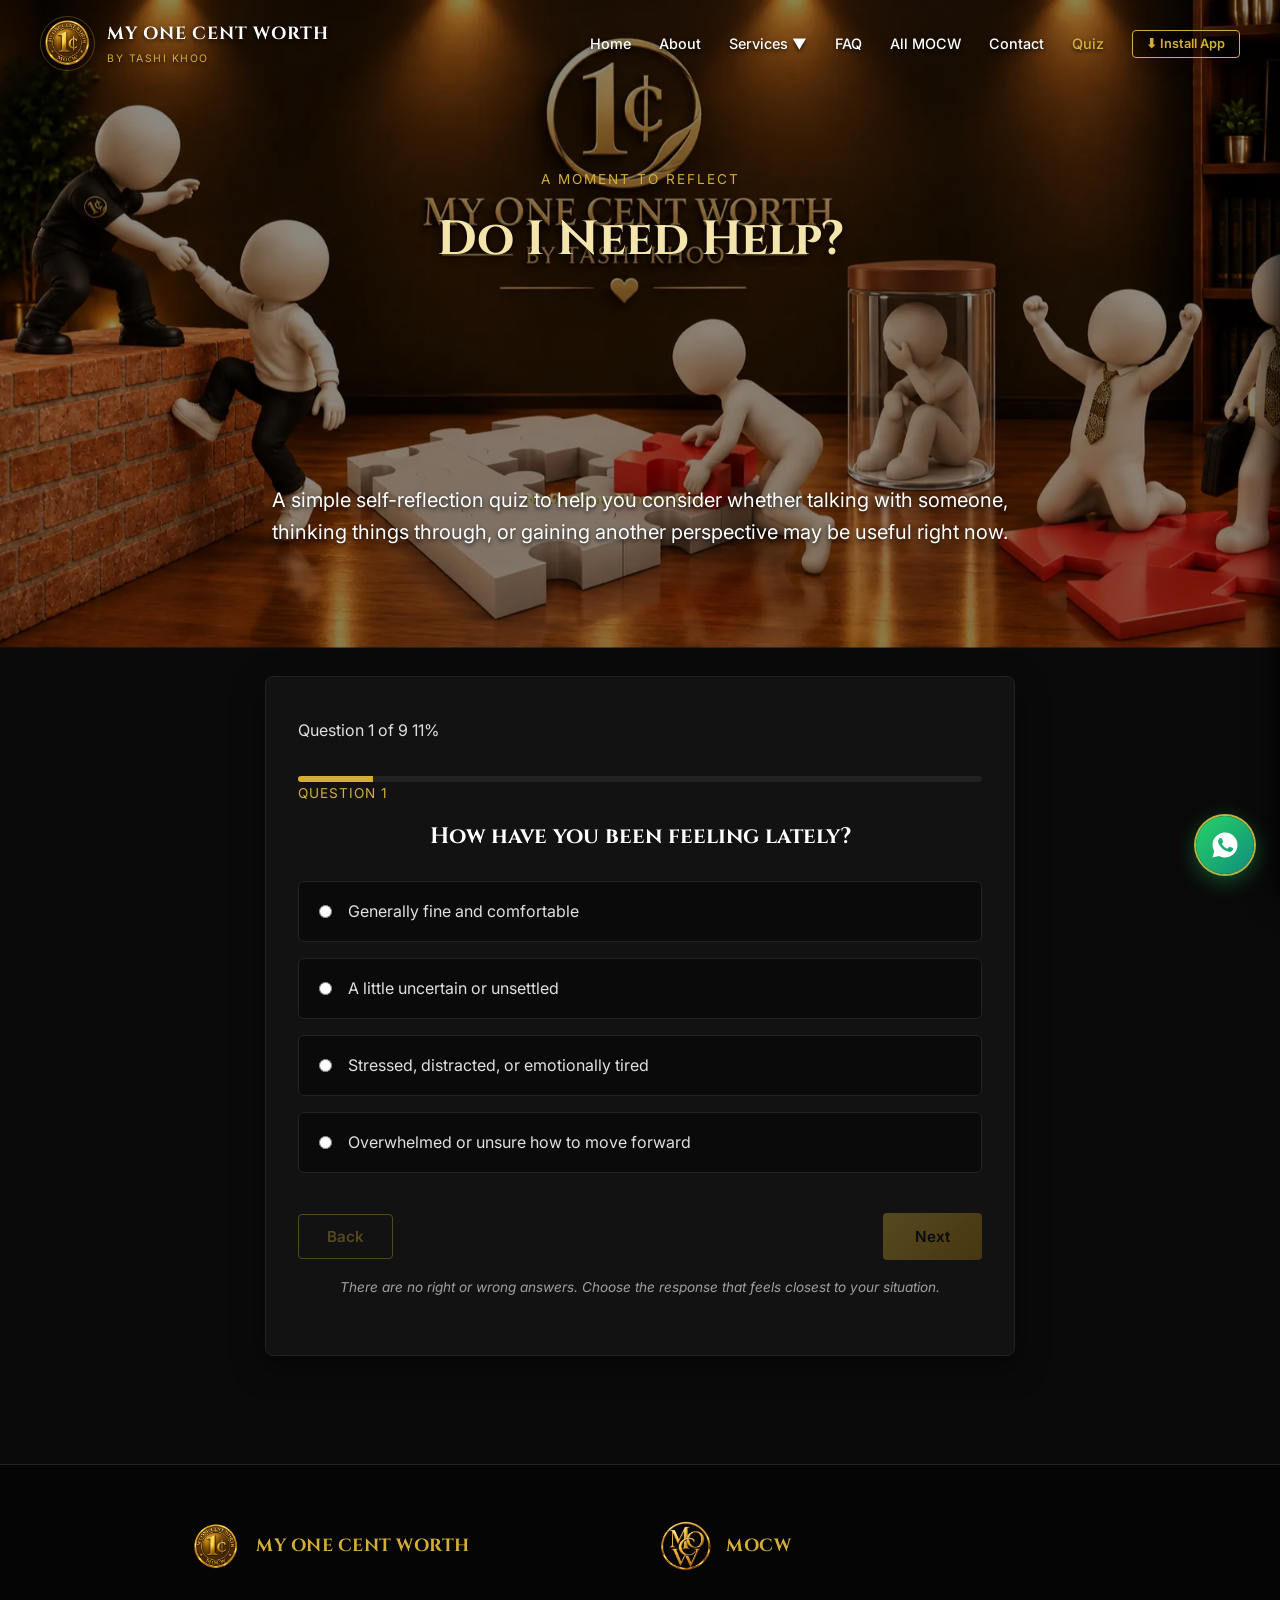
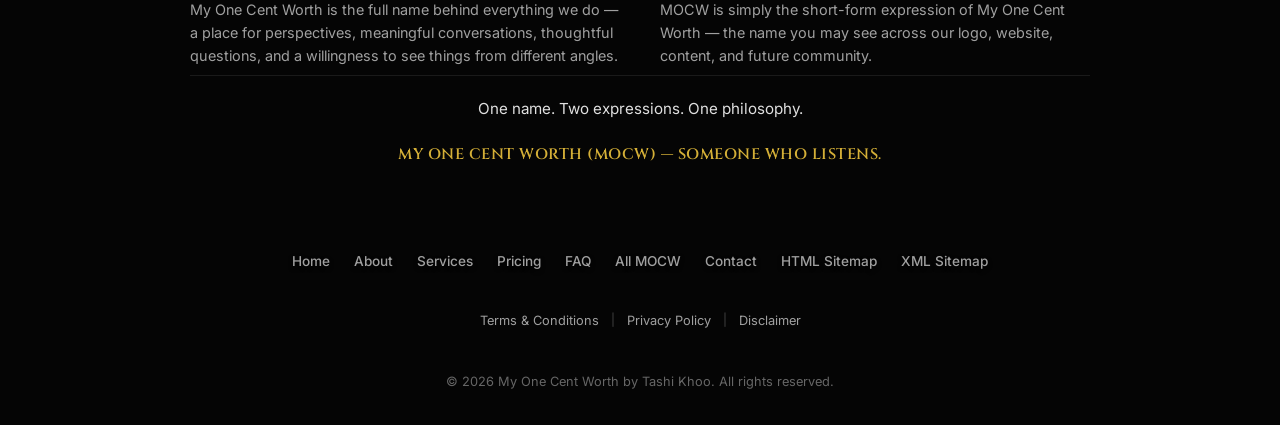
<file: quiz.html>
<!DOCTYPE html>
<html lang="en">
<head>
  <meta charset="UTF-8">
  <meta name="viewport" content="width=device-width, initial-scale=1.0">
  <title>Do I Need Help? | A Simple Self-Reflection Quiz | My One Cent Worth</title>
  <meta name="description" content="A simple, private self-reflection quiz to help you consider whether talking with someone or gaining another perspective may be useful right now.">
  <link rel="canonical" href="https://myonecentworth.com/quiz.html">
  <link rel="icon" type="image/png" sizes="32x32" href="favicon/favicon-32x32.png">
  <link rel="icon" type="image/png" sizes="16x16" href="favicon/favicon-16x16.png">
  <link rel="apple-touch-icon" sizes="180x180" href="favicon/apple-touch-icon.png">
  <link rel="manifest" href="manifest.webmanifest">
  <link rel="preconnect" href="https://fonts.googleapis.com">
  <link rel="preconnect" href="https://fonts.gstatic.com" crossorigin>
  <link href="https://fonts.googleapis.com/css2?family=Cinzel:wght@500;600;700&family=Inter:wght@300;400;500;600&display=swap" rel="stylesheet">
  <link rel="stylesheet" href="mocw.css">
</head>
<body class="page-quiz">
  <!-- MAIN HEADER NAVIGATION -->
  <header class="main-header" id="mainHeader">
    <div class="nav-container">
      <a href="index.html" class="brand-logo" aria-label="My One Cent Worth Home">
        <img src="images/my-one-cent-worth-logo.webp" alt="My One Cent Worth Coin Logo" class="coin-logo">
        <div class="logo-text">
          <span class="brand-title">MY ONE CENT WORTH</span>
          <span class="brand-subtitle">BY TASHI KHOO</span>
        </div>
      </a>
      <ul class="nav-links" role="navigation" aria-label="Main navigation">
        <li><a href="index.html">Home</a></li>
        <li><a href="about.html">About</a></li>
        <li class="dropdown">
          <a href="services.html">Services &#9660;</a>
          <ul class="dropdown-menu">
            <li><a href="services.html">All Services</a></li>
            <li><a href="pricing.html">Pricing</a></li>
          </ul>
        </li>
        <li><a href="faq.html">FAQ</a></li>
        <li><a href="https://myonecentworth.com/blog">All MOCW</a></li>
        <li><a href="contact.html">Contact</a></li>
        <li><a href="quiz.html" class="active">Quiz</a></li>
        <li><button id="pwa-install-btn" class="btn-pwa-install" aria-label="Install MOCW as an app">&#11015; Install App</button></li>
      </ul>
      <button class="mobile-nav-toggle" id="mobileNavToggle" aria-label="Toggle navigation menu" aria-expanded="false">
        <div class="hamburger-icon"><span></span><span></span><span></span></div>
      </button>
    </div>
  </header>
  <!-- MOBILE DRAWER -->
  <div class="mobile-overlay" id="mobileOverlay" aria-hidden="true"></div>
  <aside class="mobile-drawer" id="mobileDrawer" aria-label="Mobile navigation">
    <div>
      <div class="logo-text" style="margin-bottom:32px;">
        <span class="brand-title" style="font-size:1.2rem;">MY ONE CENT WORTH</span>
        <span class="brand-subtitle" style="margin-top:3px;">MOCW &#8226; Someone Who Listens</span>
      </div>
      <ul class="mobile-nav-links">
        <li><a href="index.html">Home</a></li>
        <li><a href="about.html">About</a></li>
        <li><a href="services.html">Services</a></li>
        <li><a href="pricing.html">Pricing</a></li>
        <li><a href="faq.html">FAQ</a></li>
        <li><a href="https://myonecentworth.com/blog">All MOCW</a></li>
        <li><a href="contact.html">Contact</a></li>
        <li><a href="quiz.html" class="active">Quiz</a></li>
      </ul>
    </div>
    <div class="mobile-drawer-footer">
      <p class="drawer-tagline">LISTEN &#8226; THINK &#8226; GROW</p>
      <p class="drawer-aphorism">"Nothing is absolute."</p>
      <a href="https://wa.me/6583186776?text=Hello%2C%20Tashi.%20I%20want%20more%20info%20about%20the%20services." target="_blank" rel="noopener noreferrer" class="btn-wa-drawer">
        <svg width="18" height="18" viewBox="0 0 24 24" fill="currentColor"><path d="M12.012 2c-5.506 0-9.989 4.478-9.99 9.984a9.964 9.964 0 001.333 4.993L2 22l5.233-1.237a9.96 9.96 0 004.779 1.221h.004c5.505 0 9.988-4.478 9.989-9.984 0-2.669-1.038-5.176-2.925-7.062A9.925 9.925 0 0012.012 2zm5.834 14.164c-.247.692-1.246 1.34-1.722 1.408-.475.067-1.077.106-3.483-.889-2.946-1.218-4.836-4.225-4.984-4.423-.148-.198-1.201-1.6-1.201-3.05 0-1.45.762-2.164 1.033-2.457.271-.293.593-.367.791-.367.198 0 .396.002.569.01.184.009.432-.07.676.516.247.593.841 2.054.915 2.203.074.148.124.321.025.516-.099.198-.148.321-.297.495-.148.173-.312.387-.446.521-.148.148-.302.309-.13.605.173.296.767 1.267 1.648 2.05 1.134 1.008 2.091 1.32 2.388 1.468.297.148.47.124.643-.074.173-.198.742-.865.94-1.162.198-.297.396-.247.668-.148.272.099 1.73.816 2.027.964.297.148.495.222.569.346.074.124.074.717-.173 1.409z"/></svg>
        WhatsApp Tashi (+65 8318 6776)
      </a>
    </div>
  </aside>
  <main>
    <!-- HERO SECTION -->
    <section class="hero">
      <div class="hero-overlay"></div>
      <div class="hero-top">
        <div class="eyebrow">A Moment To Reflect</div>
        <h1 style="font-size: clamp(1.8rem, 5vw, 3rem); color: var(--text-gold-light); text-shadow: 0 2px 10px rgba(0,0,0,0.8); margin-bottom: 0;">Do I Need Help?</h1>
      </div>
      <div class="hero-bottom">
        <p>A simple self-reflection quiz to help you consider whether talking with someone, thinking things through, or gaining another perspective may be useful right now.</p>
      </div>
    </section>
    <section class="quiz-section">
      <div class="container">
        <div class="quiz-card">
          <div id="quiz-panel">
            <div class="progress-top">
              <span id="progress-text">Question 1 of 9</span>
              <span id="progress-percent">11%</span>
            </div>
            <div class="progress-track" aria-hidden="true">
              <div class="progress-fill" id="progress-fill"></div>
            </div>
            <div class="question-number" id="question-number">Question 1</div>
            <h2 class="question-title" id="question-title">How have you been feeling lately?</h2>
            <div class="answers" id="answers"></div>
            <div class="quiz-actions">
              <button type="button" class="btn btn-outline" id="back-button">Back</button>
              <button type="button" class="btn btn-gold" id="next-button" disabled>Next</button>
            </div>
            <p class="intro-note">There are no right or wrong answers. Choose the response that feels closest to your situation.</p>
          </div>
          <div id="result-panel" class="result-card hidden">
            <div class="result-label">Your Reflection</div>
            <h2 class="result-title" id="result-title"></h2>
            <p class="result-text" id="result-text"></p>
            <p class="result-guidance" id="result-guidance"></p>
            <div class="result-actions">
              <a href="services.html" class="btn btn-gold">Explore MOCW Services</a>
              <a href="https://wa.me/6583186776?text=Hello%2C%20Tashi.%20I%20would%20like%20to%20know%20more%20about%20MOCW." class="btn btn-outline" target="_blank" rel="noopener">Speak With Tashi</a>
            </div>
            <div class="disclaimer">
              <strong>Please remember:</strong> This quiz is a personal reflection tool, not a medical, psychological, or diagnostic assessment. MOCW is not therapy, counselling, medical care, crisis support, or emergency assistance. If you are in immediate danger or need urgent help, please contact the appropriate emergency service or qualified professional.
            </div>
            <button type="button" class="btn btn-outline" id="restart-button" style="margin-top: 28px;">Start Again</button>
          </div>
        </div>
      </div>
    </section>
  </main>
  <!-- FOOTER SECTION -->
  <footer class="main-footer">
    <div class="footer-container">
      <div class="footer-brand-story">
        <div class="footer-brand-grid">
          <div class="brand-item">
            <div class="brand-item-header">
              <img src="images/my-one-cent-worth-logo.webp" alt="My One Cent Worth Logo" class="footer-logo-img">
              <span class="brand-item-title">MY ONE CENT WORTH</span>
            </div>
            <p class="brand-item-desc">My One Cent Worth is the full name behind everything we do &mdash; a place for perspectives, meaningful conversations, thoughtful questions, and a willingness to see things from different angles.</p>
          </div>
          <div class="brand-item">
            <div class="brand-item-header">
              <img src="images/mocw-monogram-logo.webp" alt="MOCW Monogram Logo" class="footer-logo-img">
              <span class="brand-item-title">MOCW</span>
            </div>
            <p class="brand-item-desc">MOCW is simply the short-form expression of My One Cent Worth &mdash; the name you may see across our logo, website, content, and future community.</p>
          </div>
        </div>
        <div class="brand-summary-text">
          <p>One name. Two expressions. One philosophy.</p>
          <p class="brand-tagline">MY ONE CENT WORTH (MOCW) &mdash; SOMEONE WHO LISTENS.</p>
        </div>
      </div>
                  <nav aria-label="Footer navigation">
                <ul class="footer-links">
                    <li><a href="index.html">Home</a></li>
                    <li><a href="about.html">About</a></li>
                    <li><a href="services.html">Services</a></li>
                    <li><a href="pricing.html">Pricing</a></li>
                    <li><a href="faq.html">FAQ</a></li>
                    <li><a href="https://myonecentworth.com/blog">All MOCW</a></li>
                    <li><a href="contact.html">Contact</a></li>
                    <li><a href="sitemap.html">HTML Sitemap</a></li>
                    <li><a href="sitemap.xml" target="_blank" rel="noopener">XML Sitemap</a></li>
                </ul>
            </nav>
      <div class="footer-legal-links">
        <a href="terms-and-conditions.html">Terms &amp; Conditions</a>
        <span class="separator">|</span>
        <a href="privacy-policy.html">Privacy Policy</a>
        <span class="separator">|</span>
        <a href="disclaimer.html">Disclaimer</a>
      </div>
      <p class="copyright-text">&copy; 2026 My One Cent Worth by Tashi Khoo. All rights reserved.</p>
    </div>
  </footer>
  <!-- WHATSAPP FAB -->
  <div class="whatsapp-fab" aria-label="Chat with Tashi on WhatsApp">
    <div class="whatsapp-tooltip">Chat with Tashi on WhatsApp</div>
    <a href="https://wa.me/6583186776?text=Hello%2C%20Tashi.%20I%20want%20more%20info%20about%20the%20services." class="whatsapp-fab-btn" target="_blank" rel="noopener noreferrer" aria-label="Open WhatsApp chat with Tashi Khoo">
      <svg viewBox="0 0 24 24" xmlns="http://www.w3.org/2000/svg"><path d="M12.012 2c-5.506 0-9.989 4.478-9.99 9.984a9.964 9.964 0 001.333 4.993L2 22l5.233-1.237a9.96 9.96 0 004.779 1.221h.004c5.505 0 9.988-4.478 9.989-9.984 0-2.669-1.038-5.176-2.925-7.062A9.925 9.925 0 0012.012 2zm5.834 14.164c-.247.692-1.246 1.34-1.722 1.408-.475.067-1.077.106-3.483-.889-2.946-1.218-4.836-4.225-4.984-4.423-.148-.198-1.201-1.6-1.201-3.05 0-1.45.762-2.164 1.033-2.457.271-.293.593-.367.791-.367.198 0 .396.002.569.01.184.009.432-.07.676.516.247.593.841 2.054.915 2.203.074.148.124.321.025.516-.099.198-.148.321-.297.495-.148.173-.312.387-.446.521-.148.148-.302.309-.13.605.173.296.767 1.267 1.648 2.05 1.134 1.008 2.091 1.32 2.388 1.468.297.148.47.124.643-.074.173-.198.742-.865.94-1.162.198-.297.396-.247.668-.148.272.099 1.73.816 2.027.964.297.148.495.222.569.346.074.124.074.717-.173 1.409z"/></svg>
    </a>
  </div>
  <script>
    var mainHeader = document.getElementById('mainHeader');
    window.addEventListener('scroll', function() { mainHeader.classList.toggle('scrolled', window.scrollY > 60); }, { passive: true });
    var mobileNavToggle = document.getElementById('mobileNavToggle');
    var mobileDrawer    = document.getElementById('mobileDrawer');
    var mobileOverlay   = document.getElementById('mobileOverlay');
    function openDrawer() { mobileDrawer.classList.add('open'); mobileOverlay.classList.add('open'); mobileNavToggle.classList.add('open'); mobileNavToggle.setAttribute('aria-expanded', 'true'); document.body.style.overflow = 'hidden'; }
    function closeDrawer() { mobileDrawer.classList.remove('open'); mobileOverlay.classList.remove('open'); mobileNavToggle.classList.remove('open'); mobileNavToggle.setAttribute('aria-expanded', 'false'); document.body.style.overflow = ''; }
    mobileNavToggle.addEventListener('click', function() { mobileDrawer.classList.contains('open') ? closeDrawer() : openDrawer(); });
    mobileOverlay.addEventListener('click', closeDrawer);
    document.querySelectorAll('.mobile-nav-links a').forEach(function(a) { a.addEventListener('click', closeDrawer); });
    const questions = [
      { question: "How have you been feeling lately?", answers: [{ text: "Generally fine and comfortable", score: 0 }, { text: "A little uncertain or unsettled", score: 1 }, { text: "Stressed, distracted, or emotionally tired", score: 2 }, { text: "Overwhelmed or unsure how to move forward", score: 3 }] },
      { question: "Is there something you keep thinking about but have not resolved?", answers: [{ text: "No, not really", score: 0 }, { text: "There may be one small thing", score: 1 }, { text: "Yes, it keeps coming back to my mind", score: 2 }, { text: "Yes, it is difficult to switch off from it", score: 3 }] },
      { question: "Are you facing a difficult decision or situation?", answers: [{ text: "No, I am not facing one currently", score: 0 }, { text: "Possibly, but it is not urgent", score: 1 }, { text: "Yes, and I am unsure what to choose", score: 2 }, { text: "Yes, and I feel stuck or pressured", score: 3 }] },
      { question: "Would another perspective help you see things more clearly?", answers: [{ text: "Probably not at this time", score: 0 }, { text: "It might be interesting", score: 1 }, { text: "Yes, I think it could help", score: 2 }, { text: "Yes, I really need to see things differently", score: 3 }] },
      { question: "Do you often keep your thoughts or worries to yourself?", answers: [{ text: "No, I have people I can talk with", score: 0 }, { text: "Sometimes", score: 1 }, { text: "Often, because I do not want to burden others", score: 2 }, { text: "Nearly always, because I do not feel understood", score: 3 }] },
      { question: "Would it help to talk with someone outside your usual circle?", answers: [{ text: "Not at the moment", score: 0 }, { text: "Perhaps, depending on the situation", score: 1 }, { text: "Yes, an outside viewpoint may be useful", score: 2 }, { text: "Yes, I would appreciate a calm and private conversation", score: 3 }] },
      { question: "What would be most useful to you right now?", answers: [{ text: "Simply exploring ideas", score: 0 }, { text: "Having someone listen", score: 1 }, { text: "Talking through a situation", score: 2 }, { text: "Receiving another perspective on something important", score: 3 }] },
      { question: "Are you open to considering a different way of looking at things?", answers: [{ text: "I am comfortable with my current view", score: 0 }, { text: "I am curious about other possibilities", score: 1 }, { text: "Yes, I would like to understand other viewpoints", score: 2 }, { text: "Yes, I am ready to question and reconsider things", score: 3 }] },
      { question: "After answering these questions, what feels closest to your situation?", answers: [{ text: "I was simply curious", score: 0 }, { text: "I may benefit from reflecting a little more", score: 1 }, { text: "I think talking things through could help", score: 2 }, { text: "I would like someone to listen and help me see things clearly", score: 3 }] }
    ];
    let currentQuestion = 0;
    let answers = new Array(questions.length).fill(null);
    const progressText    = document.getElementById("progress-text");
    const progressPercent = document.getElementById("progress-percent");
    const progressFill    = document.getElementById("progress-fill");
    const questionNumber  = document.getElementById("question-number");
    const questionTitle   = document.getElementById("question-title");
    const answersContainer = document.getElementById("answers");
    const backButton      = document.getElementById("back-button");
    const nextButton      = document.getElementById("next-button");
    const quizPanel       = document.getElementById("quiz-panel");
    const resultPanel     = document.getElementById("result-panel");
    const resultTitle     = document.getElementById("result-title");
    const resultText      = document.getElementById("result-text");
    const resultGuidance  = document.getElementById("result-guidance");
    const restartButton   = document.getElementById("restart-button");
    function renderQuestion() {
      const question = questions[currentQuestion];
      const selectedAnswer = answers[currentQuestion];
      const number = currentQuestion + 1;
      const percent = Math.round((number / questions.length) * 100);
      progressText.textContent = `Question ${number} of ${questions.length}`;
      progressPercent.textContent = `${percent}%`;
      progressFill.style.width = `${percent}%`;
      questionNumber.textContent = `Question ${number}`;
      questionTitle.textContent = question.question;
      answersContainer.innerHTML = "";
      question.answers.forEach((answer, index) => {
        const label = document.createElement("label");
        label.className = "answer-option";
        if (selectedAnswer === index) label.classList.add("selected");
        const input = document.createElement("input");
        input.type = "radio";
        input.name = "quiz-answer";
        input.value = index;
        input.checked = selectedAnswer === index;
        input.addEventListener("change", () => {
          answers[currentQuestion] = index;
          document.querySelectorAll(".answer-option").forEach(o => o.classList.remove("selected"));
          label.classList.add("selected");
          nextButton.disabled = false;
        });
        label.appendChild(input);
        label.appendChild(document.createTextNode(answer.text));
        answersContainer.appendChild(label);
      });
      backButton.disabled = currentQuestion === 0;
      nextButton.disabled = selectedAnswer === null;
      nextButton.textContent = currentQuestion === questions.length - 1 ? "See My Result" : "Next";
    }
    function showResult() {
      const totalScore = answers.reduce((total, answerIndex, qi) => total + questions[qi].answers[answerIndex].score, 0);
      let title, text, guidance;
      if (totalScore <= 7) {
        title = "You May Simply Be Checking In";
        text = "Your answers suggest that you may not need additional support right now. You may simply be curious, reflective, or interested in understanding yourself better.";
        guidance = "There is nothing you need to do. You are welcome to explore MOCW whenever you feel it may be useful.";
      } else if (totalScore <= 14) {
        title = "A Little Reflection May Be Useful";
        text = "Your answers suggest that there may be something worth giving more attention to. It may help to slow down, put your thoughts into words, or consider another viewpoint.";
        guidance = "You may wish to write your thoughts down, speak with someone you trust, or explore a conversation with MOCW if that feels appropriate.";
      } else if (totalScore <= 20) {
        title = "Another Perspective May Help";
        text = "Your answers suggest that talking things through could be useful. You may be carrying questions, decisions, or thoughts that would feel clearer with a calm outside perspective.";
        guidance = "If you would like, you can explore MOCW Services and decide whether a meaningful conversation may be helpful.";
      } else {
        title = "It May Be Worth Talking With Someone";
        text = "Your answers suggest that you may appreciate having someone listen carefully and help you look at your situation from another angle.";
        guidance = "There is no pressure or obligation to book a service. You may explore MOCW at your own pace and decide what feels right for you.";
      }
      resultTitle.textContent = title;
      resultText.textContent = text;
      resultGuidance.textContent = guidance;
      quizPanel.classList.add("hidden");
      resultPanel.classList.remove("hidden");
      progressText.textContent = "Reflection complete";
      progressPercent.textContent = "100%";
      progressFill.style.width = "100%";
    }
    nextButton.addEventListener("click", () => {
      if (answers[currentQuestion] === null) return;
      if (currentQuestion === questions.length - 1) { showResult(); return; }
      currentQuestion++;
      renderQuestion();
    });
    backButton.addEventListener("click", () => {
      if (currentQuestion === 0) return;
      currentQuestion--;
      renderQuestion();
    });
    restartButton.addEventListener("click", () => {
      currentQuestion = 0;
      answers = new Array(questions.length).fill(null);
      resultPanel.classList.add("hidden");
      quizPanel.classList.remove("hidden");
      renderQuestion();
    });
    renderQuestion();
    let deferredPrompt;
    const installBtn = document.getElementById('pwa-install-btn');
    if ('serviceWorker' in navigator) {
      window.addEventListener('load', () => {
        navigator.serviceWorker.register('sw.js')
          .then(reg => console.log('MOCW Service Worker registered successfully.'))
          .catch(err => console.error('Service Worker registration failed:', err));
      });
    }
    window.addEventListener('beforeinstallprompt', (e) => {
      e.preventDefault();
      deferredPrompt = e;
      if (installBtn) installBtn.style.display = 'inline-flex';
    });
    if (installBtn) {
      installBtn.addEventListener('click', () => {
        if (deferredPrompt) {
          deferredPrompt.prompt();
          deferredPrompt.userChoice.then((choiceResult) => {
            if (choiceResult.outcome === 'accepted') installBtn.style.display = 'none';
            deferredPrompt = null;
          });
        }
      });
    }
  </script>
</body>
</html>
</file>
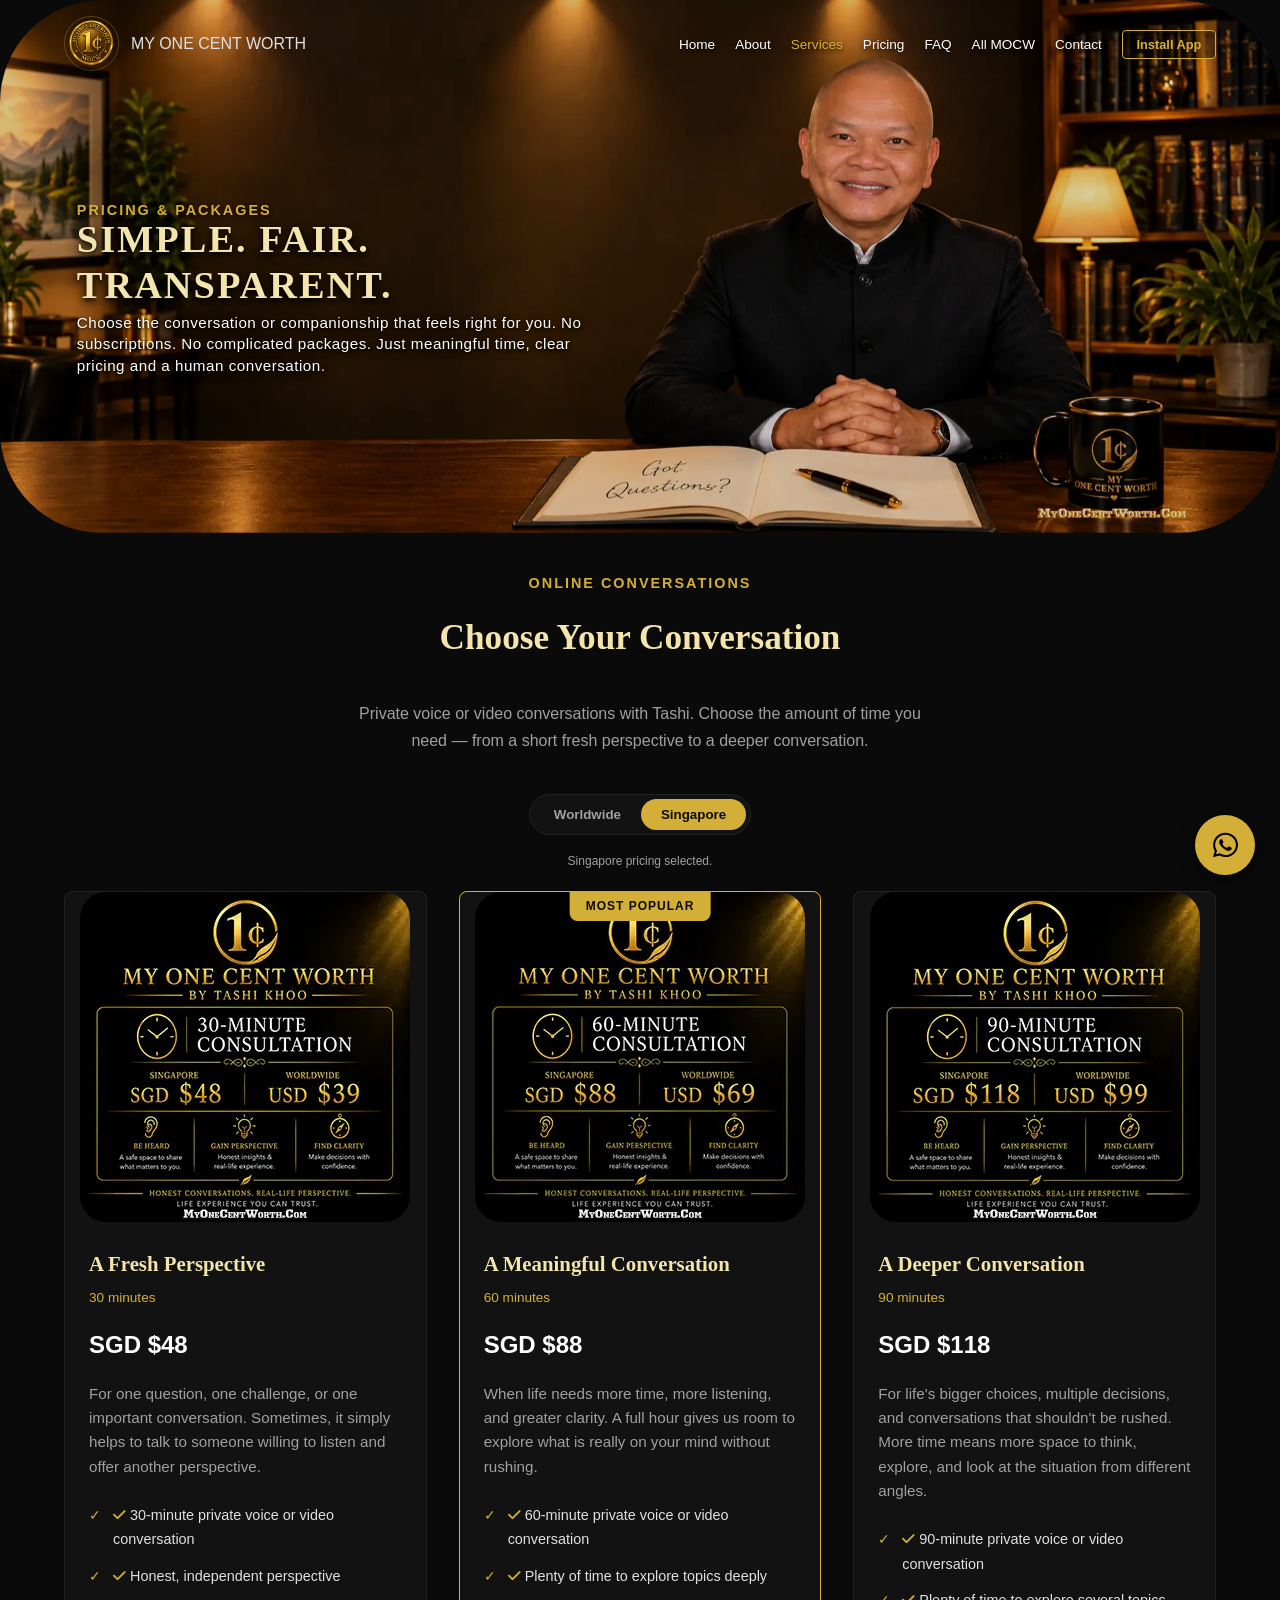
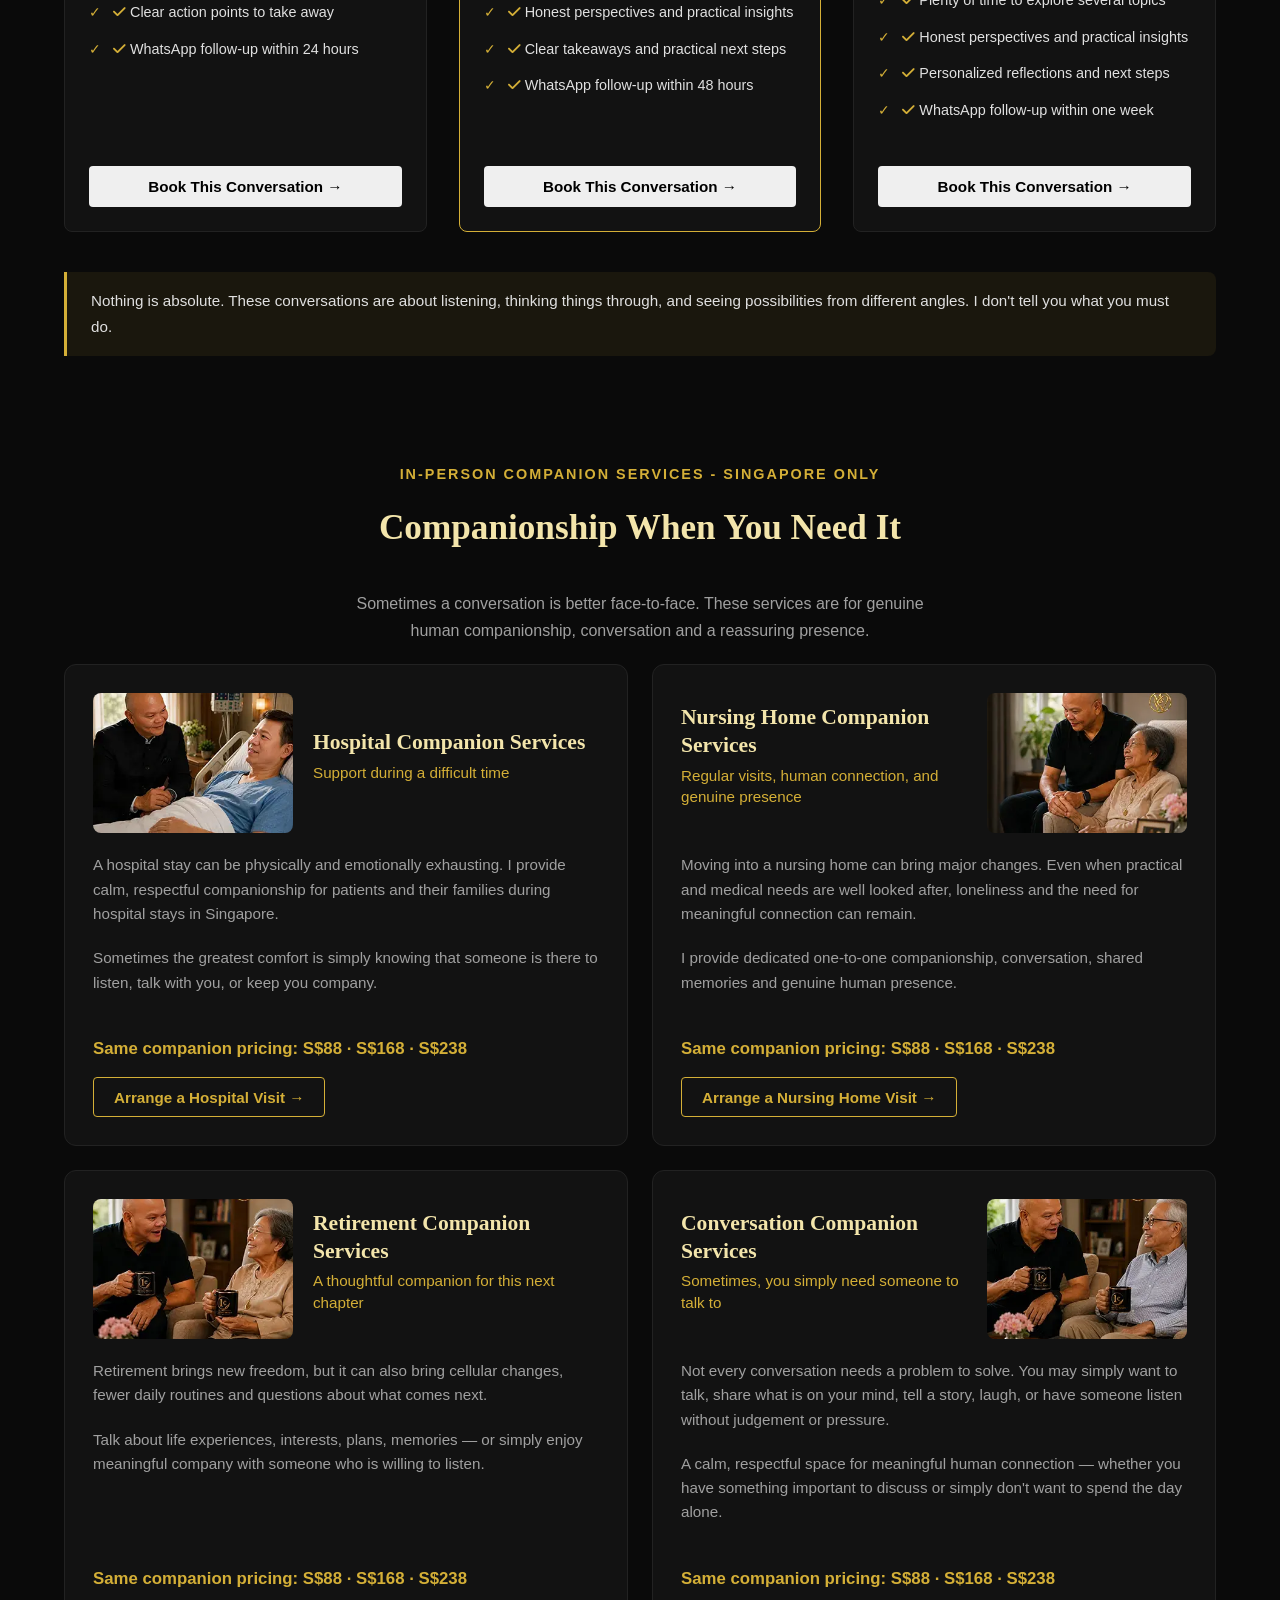
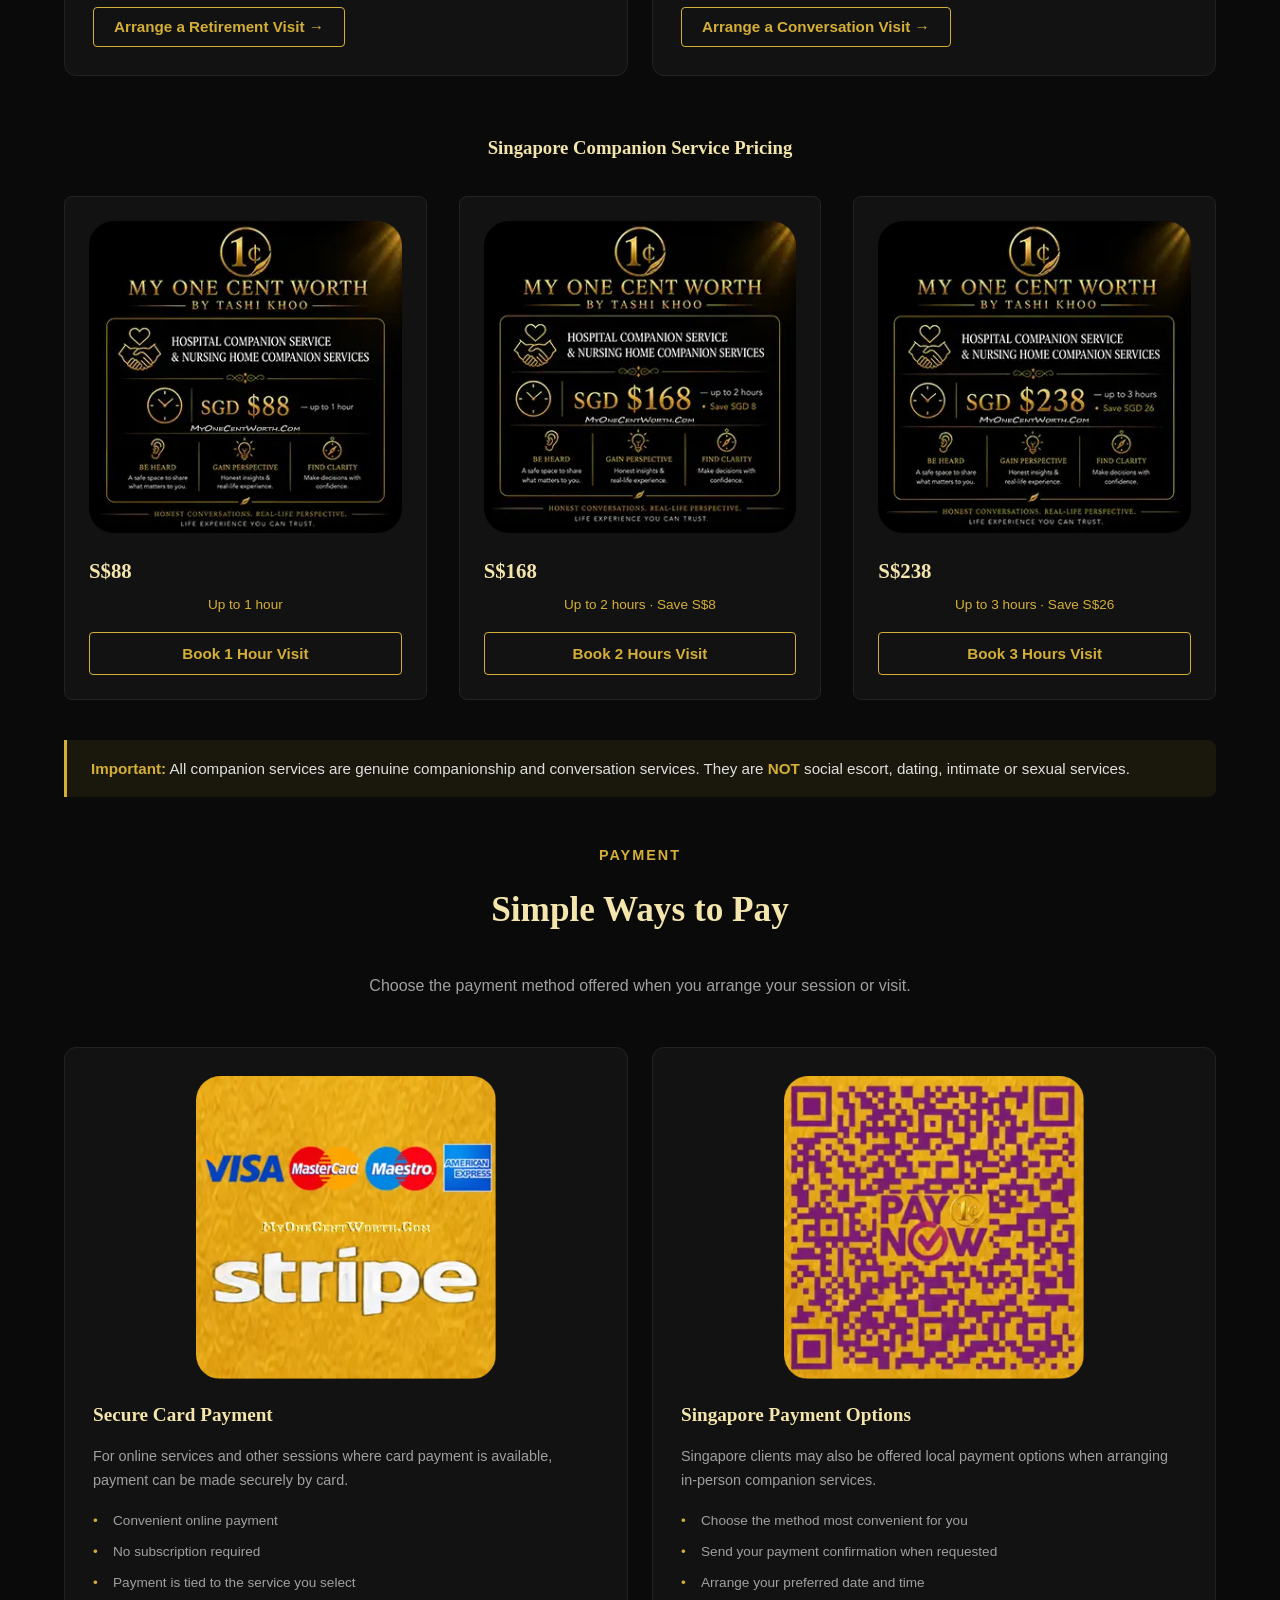
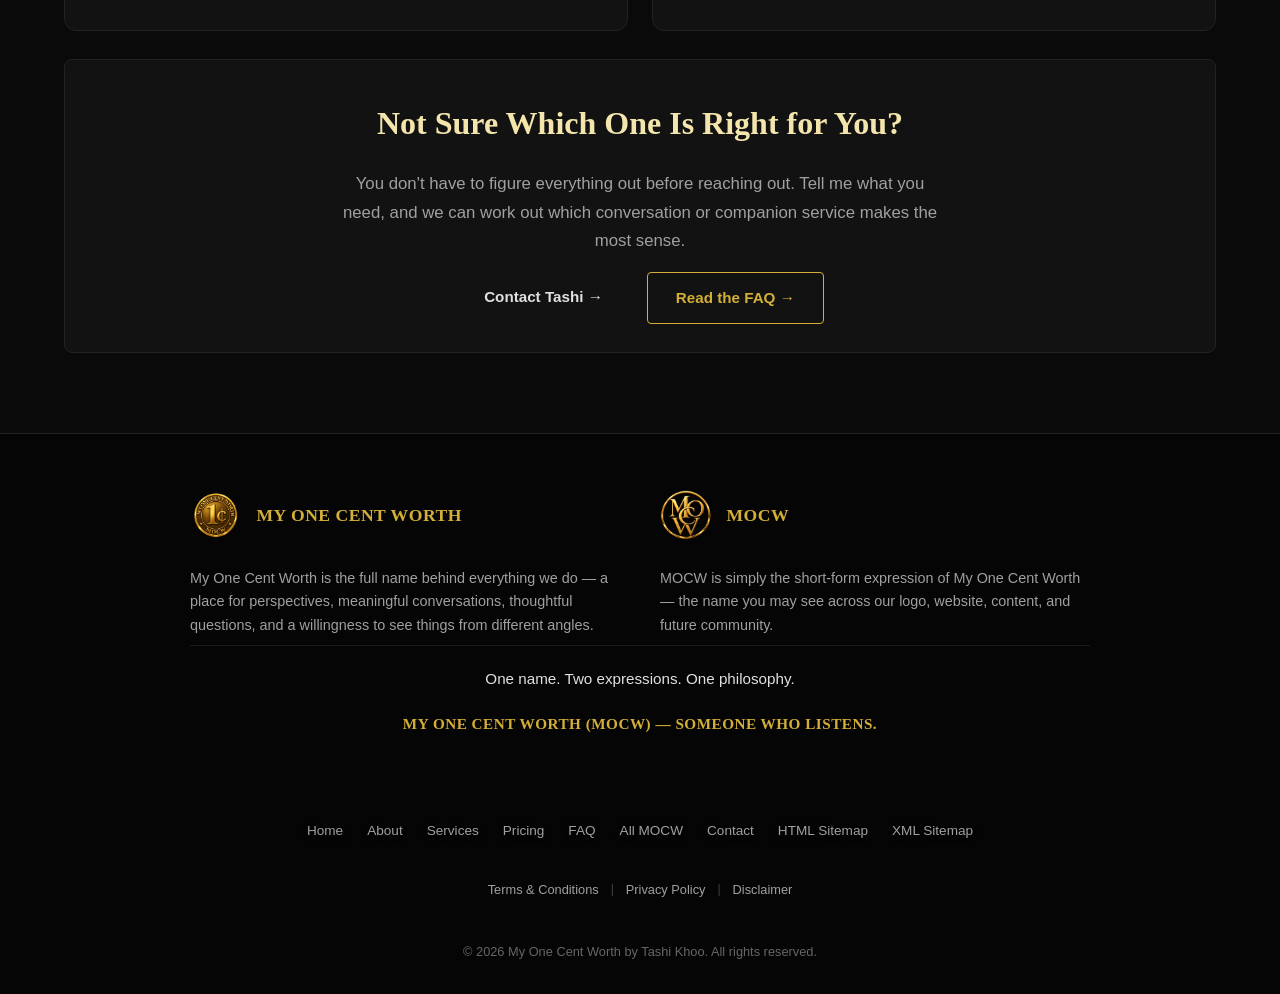
<file: services.html>
<!DOCTYPE html>
<html lang="en">
<head>
    <meta charset="UTF-8">
    <meta name="viewport" content="width=device-width, initial-scale=1.0">
    <title>Pricing & Packages - My One Cent Worth</title>
    <link rel="icon" type="image/png" sizes="32x32" href="favicon/favicon-32x32.png">
    <link rel="icon" type="image/png" sizes="16x16" href="favicon/favicon-16x16.png">
    <link rel="apple-touch-icon" sizes="180x180" href="favicon/apple-touch-icon.png">
    <link rel="manifest" href="manifest.webmanifest">
    <link rel="stylesheet" href="https://cdnjs.cloudflare.com/ajax/libs/font-awesome/6.4.0/css/all.min.css">
    <link rel="stylesheet" href="mocw.css">
<!-- Cal.com embed initialization script -->
    <script type="text/javascript">
      (function (C, A, L) { let p = function (a, ar) { a.q.push(ar); }; let d = C.document; C.Cal = C.Cal || function () { let cal = C.Cal; let ar = arguments; if (!cal.loaded) { cal.ns = {}; cal.q = cal.q || []; d.head.appendChild(d.createElement("script")).src = A; cal.loaded = true; } if (ar[0] === L) { const api = function () { p(api, arguments); }; const namespace = ar[1]; api.q = api.q || []; if(typeof namespace === "string"){cal.ns[namespace] = cal.ns[namespace] || api;p(cal.ns[namespace], ar);p(cal, ["initNamespace", namespace]);} else p(cal, ar); return;} p(cal, ar); }; })(window, "https://app.cal.com/embed/embed.js", "init");
      
      // Initialize Namespaces[cite: 1]
      Cal("init", "30-min-chat-usd", {origin:"https://app.cal.com"});
      Cal("init", "30-min-chat-sgd", {origin:"https://app.cal.com"});
      Cal("init", "60-min-chat-usd", {origin:"https://app.cal.com"});
      Cal("init", "60-min-chat-sgd", {origin:"https://app.cal.com"});
      Cal("init", "90-min-chat-usd", {origin:"https://app.cal.com"});
      Cal("init", "90-min-chat-sgd", {origin:"https://app.cal.com"});
      Cal("init", "60-companionship-services-sgd", {origin:"https://app.cal.com"});
      Cal("init", "120-companionship-services-sgd", {origin:"https://app.cal.com"});
      Cal("init", "180-companionship-services-sgd", {origin:"https://app.cal.com"});

      Cal.config = Cal.config || {};
      Cal.config.forwardQueryParams = true;

      // Configure UI
      Cal.ns["30-min-chat-usd"]("ui", {"hideEventTypeDetails":false,"layout":"month_view"});
      Cal.ns["30-min-chat-sgd"]("ui", {"hideEventTypeDetails":false,"layout":"month_view"});
      Cal.ns["60-min-chat-usd"]("ui", {"hideEventTypeDetails":false,"layout":"month_view"});
      Cal.ns["60-min-chat-sgd"]("ui", {"hideEventTypeDetails":false,"layout":"month_view"});
      Cal.ns["90-min-chat-usd"]("ui", {"hideEventTypeDetails":false,"layout":"month_view"});
      Cal.ns["90-min-chat-sgd"]("ui", {"hideEventTypeDetails":false,"layout":"month_view"});
      Cal.ns["60-companionship-services-sgd"]("ui", {"hideEventTypeDetails":false,"layout":"month_view"});
      Cal.ns["120-companionship-services-sgd"]("ui", {"hideEventTypeDetails":false,"layout":"month_view"});
      Cal.ns["180-companionship-services-sgd"]("ui", {"hideEventTypeDetails":false,"layout":"month_view"});
    </script>
</head>
<body class="page-services">

    <!-- HERO BANNER WRAPPER WITH OVERLAY NAVIGATION -->
    <div class="services-hero-wrapper">
        <header class="main-header">
            <div class="container nav-container">
                <a href="index.html" class="logo">
                    <img src="images/my-one-cent-worth-logo.webp" alt="My One Cent Worth Logo"> <!--[cite: 1] -->
                    MY ONE CENT WORTH
                </a>
                <nav>
                    <ul>
                        <li><a href="index.html">Home</a></li>
                        <li><a href="about.html">About</a></li>
                        <li><a href="services.html" class="active">Services</a></li>
                        <li><a href="pricing.html">Pricing</a></li>
                        <li><a href="faq.html">FAQ</a></li>
                        <li><a href="https://myonecentworth.com/blog">All MOCW</a></li>
                        <li><a href="contact.html">Contact</a></li>
                        <li><a href="#" class="btn-install">Install App</a></li>
                    </ul>
                </nav>
            </div>
        </header>

        <!-- Services Banner Image with Overlay Text -->
        <div class="services-banner-container">
            <img src="images/my-one-cent-worth-services.webp" alt="My One Cent Worth - Real Conversations. Real Perspective. Real Change. Services Banner" class="services-banner-img">
            <div class="banner-overlay-text">
                <span class="tagline" style="text-shadow: 0 2px 4px rgba(0,0,0,0.9); margin-bottom: 0.35rem;">Pricing & Packages</span>
                <h1 class="banner-title">Simple. Fair. Transparent.</h1>
                <p class="banner-subtitle">Choose the conversation or companionship that feels right for you. No subscriptions. No complicated packages. Just meaningful time, clear pricing and a human conversation.</p>
            </div>
        </div>
    </div>

    <div class="container">
        <!-- Section 1: Online Conversations -->
        <section>
            <div class="section-header">
                <span class="tagline">Online Conversations</span>
                <h2>Choose Your Conversation</h2>
                <p>Private voice or video conversations with Tashi. Choose the amount of time you need — from a short fresh perspective to a deeper conversation.</p>
                <div class="currency-toggle">
                    <button class="toggle-btn" id="btn-worldwide" onclick="setCurrency('usd')">Worldwide</button>
                    <button class="toggle-btn active" id="btn-singapore" onclick="setCurrency('sgd')">Singapore</button>
                </div>
                <div id="pricing-selected-text">Singapore pricing selected.</div>
            </div>

            <div class="grid-3">
                <!-- 30 Minute Option -->
                <div class="card">
                    <img src="images/mocw-30-minute-consultation.webp" alt="30-Minute Consultation" class="card-image" width="330" height="330"> <!--[cite: 1] -->
                    <div class="card-body">
                        <h3 class="card-title">A Fresh Perspective</h3>
                        <div class="card-subtitle">30 minutes</div>
                        
                        <div class="card-price price-sgd">SGD $48</div>
                        <div class="card-price price-usd">USD $36</div> <!--[cite: 1] -->

                        <div class="card-desc">
                            For one question, one challenge, or one important conversation. Sometimes, it simply helps to talk to someone willing to listen and offer another perspective.
                        </div>
                        <ul class="card-features">
                            <li><i class="fa-solid fa-check"></i> 30-minute private voice or video conversation</li>
                            <li><i class="fa-solid fa-check"></i> Honest, independent perspective</li>
                            <li><i class="fa-solid fa-check"></i> Clear action points to take away</li>
                            <li><i class="fa-solid fa-check"></i> WhatsApp follow-up within 24 hours</li>
                        </ul>

                        <!-- Dynamic Cal.com Trigger Button -->
                        <button class="btn btn-cal-30"
                                data-cal-link="myonecentworth/30-min-chat-sgd"
                                data-cal-namespace="30-min-chat-sgd"
                                data-cal-config='{"layout":"month_view","useSlotsViewOnSmallScreen":"true"}'> <!--[cite: 1] -->
                            Book This Conversation →
                        </button>
                    </div>
                </div>

                <!-- 60 Minute Option (Featured) -->
                <div class="card featured">
                    <div class="badge-popular">Most Popular</div>
                    <img src="images/mocw-60-minute-consultation.webp" alt="60-Minute Consultation" class="card-image" width="330" height="330"> <!--[cite: 1] -->
                    <div class="card-body">
                        <h3 class="card-title">A Meaningful Conversation</h3>
                        <div class="card-subtitle">60 minutes</div>
                        
                        <div class="card-price price-sgd">SGD $88</div> <!--[cite: 1] -->
                        <div class="card-price price-usd">USD $66</div> <!--[cite: 1] -->

                        <div class="card-desc">
                            When life needs more time, more listening, and greater clarity. A full hour gives us room to explore what is really on your mind without rushing.
                        </div>
                        <ul class="card-features">
                            <li><i class="fa-solid fa-check"></i> 60-minute private voice or video conversation</li>
                            <li><i class="fa-solid fa-check"></i> Plenty of time to explore topics deeply</li>
                            <li><i class="fa-solid fa-check"></i> Honest perspectives and practical insights</li>
                            <li><i class="fa-solid fa-check"></i> Clear takeaways and practical next steps</li>
                            <li><i class="fa-solid fa-check"></i> WhatsApp follow-up within 48 hours</li>
                        </ul>

                        <button class="btn btn-cal-60"
                                data-cal-link="myonecentworth/60-min-chat-sgd"
                                data-cal-namespace="60-min-chat-sgd"
                                data-cal-config='{"layout":"month_view","useSlotsViewOnSmallScreen":"true"}'> <!--[cite: 1] -->
                            Book This Conversation →
                        </button>
                    </div>
                </div>

                <!-- 90 Minute Option -->
                <div class="card">
                    <img src="images/mocw-90-minute-consultation.webp" alt="90-Minute Consultation" class="card-image" width="330" height="330"> <!--[cite: 1] -->
                    <div class="card-body">
                        <h3 class="card-title">A Deeper Conversation</h3>
                        <div class="card-subtitle">90 minutes</div>
                        
                        <div class="card-price price-sgd">SGD $118</div>
                        <div class="card-price price-usd">USD $96</div> <!--[cite: 1] -->

                        <div class="card-desc">
                            For life's bigger choices, multiple decisions, and conversations that shouldn't be rushed. More time means more space to think, explore, and look at the situation from different angles.
                        </div>
                        <ul class="card-features">
                            <li><i class="fa-solid fa-check"></i> 90-minute private voice or video conversation</li>
                            <li><i class="fa-solid fa-check"></i> Plenty of time to explore several topics</li>
                            <li><i class="fa-solid fa-check"></i> Honest perspectives and practical insights</li>
                            <li><i class="fa-solid fa-check"></i> Personalized reflections and next steps</li>
                            <li><i class="fa-solid fa-check"></i> WhatsApp follow-up within one week</li>
                        </ul>

                        <button class="btn btn-cal-90"
                                data-cal-link="myonecentworth/90-min-chat-sgd"
                                data-cal-namespace="90-min-chat-sgd"
                                data-cal-config='{"layout":"month_view","useSlotsViewOnSmallScreen":"true"}'> <!--[cite: 1] -->
                            Book This Conversation →
                        </button>
                    </div>
                </div>
            </div>

            <div class="banner-note">
                Nothing is absolute. These conversations are about listening, thinking things through, and seeing possibilities from different angles. I don't tell you what you must do.
            </div>
        </section>

        <!-- Section 2: In-Person Companion Services -->
        <section>
            <div class="section-header">
                <span class="tagline">In-Person Companion Services - Singapore Only</span>
                <h2>Companionship When You Need It</h2>
                <p>Sometimes a conversation is better face-to-face. These services are for genuine human companionship, conversation and a reassuring presence.</p>
            </div>

            <div class="companion-grid">
                <!-- 1. Hospital Companion Services (Top-Left Image) -->
                <div class="companion-card card-corner-tl">
                    <div class="companion-card-header tl">
                        <img src="images/mocw-hospital-companion.webp" alt="Hospital Companion Services" class="companion-thumb" width="200" height="140">
                        <div class="companion-header-text">
                            <h3 class="card-title">Hospital Companion Services</h3>
                            <div class="card-subtitle">Support during a difficult time</div>
                        </div>
                    </div>
                    <div class="card-desc">
                        <p>A hospital stay can be physically and emotionally exhausting. I provide calm, respectful companionship for patients and their families during hospital stays in Singapore.</p>
                        <p>Sometimes the greatest comfort is simply knowing that someone is there to listen, talk with you, or keep you company.</p>
                    </div>
                    <div class="companion-footer">
                        <div class="companion-price-tag">Same companion pricing: S$88 · S$168 · S$238</div>
                        <button class="btn btn-outline" 
                                data-cal-link="myonecentworth/60-companionship-services-sgd"
                                data-cal-namespace="60-companionship-services-sgd"
                                data-cal-config='{"layout":"month_view","useSlotsViewOnSmallScreen":"true"}'>
                            Arrange a Hospital Visit →
                        </button>
                    </div>
                </div>

                <!-- 2. Nursing Home Companion Services (Top-Right Image) -->
                <div class="companion-card card-corner-tr">
                    <div class="companion-card-header tr">
                        <div class="companion-header-text">
                            <h3 class="card-title">Nursing Home Companion Services</h3>
                            <div class="card-subtitle">Regular visits, human connection, and genuine presence</div>
                        </div>
                        <img src="images/mocw-nursing-home-companion.webp" alt="Nursing Home Companion Services" class="companion-thumb" width="200" height="140">
                    </div>
                    <div class="card-desc">
                        <p>Moving into a nursing home can bring major changes. Even when practical and medical needs are well looked after, loneliness and the need for meaningful connection can remain.</p>
                        <p>I provide dedicated one-to-one companionship, conversation, shared memories and genuine human presence.</p>
                    </div>
                    <div class="companion-footer">
                        <div class="companion-price-tag">Same companion pricing: S$88 · S$168 · S$238</div>
                        <button class="btn btn-outline" 
                                data-cal-link="myonecentworth/60-companionship-services-sgd"
                                data-cal-namespace="60-companionship-services-sgd"
                                data-cal-config='{"layout":"month_view","useSlotsViewOnSmallScreen":"true"}'>
                            Arrange a Nursing Home Visit →
                        </button>
                    </div>
                </div>

                <!-- 3. Retirement Companion Services (Bottom-Left Image) -->
                <div class="companion-card card-corner-bl">
                    <div class="companion-card-header tl">
                        <img src="images/mocw-retirement-companion.webp" alt="Retirement Companion Services" class="companion-thumb" width="200" height="140">
                        <div class="companion-header-text">
                            <h3 class="card-title">Retirement Companion Services</h3>
                            <div class="card-subtitle">A thoughtful companion for this next chapter</div>
                        </div>
                    </div>
                    <div class="card-desc">
                        <p>Retirement brings new freedom, but it can also bring cellular changes, fewer daily routines and questions about what comes next.</p>
                        <p>Talk about life experiences, interests, plans, memories — or simply enjoy meaningful company with someone who is willing to listen.</p>
                    </div>
                    <div class="companion-footer">
                        <div class="companion-price-tag">Same companion pricing: S$88 · S$168 · S$238</div>
                        <button class="btn btn-outline" 
                                data-cal-link="myonecentworth/60-companionship-services-sgd"
                                data-cal-namespace="60-companionship-services-sgd"
                                data-cal-config='{"layout":"month_view","useSlotsViewOnSmallScreen":"true"}'>
                            Arrange a Retirement Visit →
                        </button>
                    </div>
                </div>

                <!-- 4. Conversation Companion Services (Bottom-Right Image) -->
                <div class="companion-card card-corner-br">
                    <div class="companion-card-header tr">
                        <div class="companion-header-text">
                            <h3 class="card-title">Conversation Companion Services</h3>
                            <div class="card-subtitle">Sometimes, you simply need someone to talk to</div>
                        </div>
                        <img src="images/mocw-conversation-companion.webp" alt="Conversation Companion Services" class="companion-thumb" width="200" height="140">
                    </div>
                    <div class="card-desc">
                        <p>Not every conversation needs a problem to solve. You may simply want to talk, share what is on your mind, tell a story, laugh, or have someone listen without judgement or pressure.</p>
                        <p>A calm, respectful space for meaningful human connection — whether you have something important to discuss or simply don't want to spend the day alone.</p>
                    </div>
                    <div class="companion-footer">
                        <div class="companion-price-tag">Same companion pricing: S$88 · S$168 · S$238</div>
                        <button class="btn btn-outline" 
                                data-cal-link="myonecentworth/60-companionship-services-sgd"
                                data-cal-namespace="60-companionship-services-sgd"
                                data-cal-config='{"layout":"month_view","useSlotsViewOnSmallScreen":"true"}'>
                            Arrange a Conversation Visit →
                        </button>
                    </div>
                </div>
            </div>

            <!-- Companion Rate Duration Pricing Cards -->
            <div class="section-header" style="margin-top: 3.5rem !important;">
                <h3>Singapore Companion Service Pricing</h3>
            </div>

            <div class="grid-3">
                <div class="card companion-rate-card">
                    <img src="images/mocw-60-minute-companion-services.webp" alt="60 Min Companion Service" class="companion-rate-img"> <!--[cite: 1] -->
                    <h3 class="card-title">S$88</h3>
                    <div class="card-subtitle">Up to 1 hour</div>
                    <button class="btn btn-outline" 
                            data-cal-link="myonecentworth/60-companionship-services-sgd" 
                            data-cal-namespace="60-companionship-services-sgd"
                            data-cal-config='{"layout":"month_view","useSlotsViewOnSmallScreen":"true"}'> <!--[cite: 1] -->
                        Book 1 Hour Visit
                    </button>
                </div>

                <div class="card companion-rate-card">
                    <img src="images/mocw-120-minute-companion-services.webp" alt="120 Min Companion Service" class="companion-rate-img"> <!--[cite: 1] -->
                    <h3 class="card-title">S$168</h3>
                    <div class="card-subtitle">Up to 2 hours · Save S$8</div>
                    <button class="btn btn-outline" 
                            data-cal-link="myonecentworth/120-companionship-services-sgd" 
                            data-cal-namespace="120-companionship-services-sgd"
                            data-cal-config='{"layout":"month_view","useSlotsViewOnSmallScreen":"true"}'> <!--[cite: 1] -->
                        Book 2 Hours Visit
                    </button>
                </div>

                <div class="card companion-rate-card">
                    <img src="images/mocw-180-minute-companion-services.webp" alt="180 Min Companion Service" class="companion-rate-img"> <!--[cite: 1] -->
                    <h3 class="card-title">S$238</h3>
                    <div class="card-subtitle">Up to 3 hours · Save S$26</div>
                    <button class="btn btn-outline" 
                            data-cal-link="myonecentworth/180-companionship-services-sgd" 
                            data-cal-namespace="180-companionship-services-sgd"
                            data-cal-config='{"layout":"month_view","useSlotsViewOnSmallScreen":"true"}'> <!--[cite: 1] -->
                        Book 3 Hours Visit
                    </button>
                </div>
            </div>

            <div class="banner-note" style="margin-bottom: 0.5rem;">
                <strong>Important:</strong> All companion services are genuine companionship and conversation services. They are <strong>NOT</strong> social escort, dating, intimate or sexual services.
            </div>
        </section>

        <!-- Section 3: Payment Section -->
        <section style="padding-top: 0.5rem !important;">
            <div class="section-header" style="margin-top: 0 !important;">
                <span class="tagline">Payment</span>
                <h2>Simple Ways to Pay</h2>
                <p>Choose the payment method offered when you arrange your session or visit.</p>
            </div>

            <div class="payment-grid">
                <!-- Card Payment -->
                <div class="payment-card">
                    <img src="images/secure-card-payment.webp" alt="Secure Card Payment - Visa, Mastercard, Maestro, American Express" class="payment-card-img" width="300" height="300">
                    <h3>Secure Card Payment</h3>
                    <p>For online services and other sessions where card payment is available, payment can be made securely by card.</p>
                    <ul>
                        <li>Convenient online payment</li>
                        <li>No subscription required</li>
                        <li>Payment is tied to the service you select</li>
                    </ul>
                </div>

                <!-- PayNow Option -->
                <div class="payment-card">
                    <img src="images/paynow-mocw.webp" alt="PayNow Singapore Payment Options" class="payment-card-img" width="300" height="300">
                    <h3>Singapore Payment Options</h3>
                    <p>Singapore clients may also be offered local payment options when arranging in-person companion services.</p>
                    <ul>
                        <li>Choose the method most convenient for you</li>
                        <li>Send your payment confirmation when requested</li>
                        <li>Arrange your preferred date and time</li>
                    </ul>
                </div>
            </div>
        </section>

        <!-- Section 4: Help / Bottom CTA -->
        <section class="cta-box">
            <h2>Not Sure Which One Is Right for You?</h2>
            <p>You don't have to figure everything out before reaching out. Tell me what you need, and we can work out which conversation or companion service makes the most sense.</p>
            <div class="cta-buttons">
                <a href="contact.html" class="btn">Contact Tashi →</a>
                <a href="faq.html" class="btn btn-outline">Read the FAQ →</a>
            </div>
        </section>

    </div>

    <!-- Master Component: Standardized Footer -->
    <footer class="main-footer">
        <div class="footer-container">
            <div class="footer-brand-story">
                <div class="footer-brand-grid footer-logos">
                    <!-- Left Side: Full Brand -->
                    <div class="brand-item">
                        <div class="brand-item-header">
                            <img src="images/my-one-cent-worth-logo.webp" alt="My One Cent Worth Logo" class="footer-logo-img">
                            <span class="brand-item-title">MY ONE CENT WORTH</span>
                        </div>
                        <p class="brand-item-desc">
                            My One Cent Worth is the full name behind everything we do — a place for perspectives, meaningful conversations, thoughtful questions, and a willingness to see things from different angles.
                        </p>
                    </div>

                    <!-- Right Side: MOCW Short-Form -->
                    <div class="brand-item">
                        <div class="brand-item-header">
                            <img src="images/mocw-monogram-logo.webp" alt="MOCW Monogram Logo" class="footer-logo-img">
                            <span class="brand-item-title">MOCW</span>
                        </div>
                        <p class="brand-item-desc">
                            MOCW is simply the short-form expression of My One Cent Worth — the name you may see across our logo, website, content, and future community.
                        </p>
                    </div>
                </div>

                <!-- Summary Line -->
                <div class="brand-summary-text">
                    <p>One name. Two expressions. One philosophy.</p>
                    <p class="brand-tagline">MY ONE CENT WORTH (MOCW) — SOMEONE WHO LISTENS.</p>
                </div>
            </div>

            <nav aria-label="Footer navigation">
                <ul class="footer-links">
                    <li><a href="index.html">Home</a></li>
                    <li><a href="about.html">About</a></li>
                    <li><a href="services.html">Services</a></li>
                    <li><a href="pricing.html">Pricing</a></li>
                    <li><a href="faq.html">FAQ</a></li>
                    <li><a href="https://myonecentworth.com/blog">All MOCW</a></li>
                    <li><a href="contact.html">Contact</a></li>
                    <li><a href="sitemap.html">HTML Sitemap</a></li>
                    <li><a href="sitemap.xml" target="_blank" rel="noopener">XML Sitemap</a></li>
                </ul>
            </nav>
            <div class="footer-legal-links">
                <a href="terms-and-conditions.html">Terms &amp; Conditions</a>
                <span class="separator">|</span>
                <a href="privacy-policy.html">Privacy Policy</a>
                <span class="separator">|</span>
                <a href="disclaimer.html">Disclaimer</a>
            </div>
            <p class="copyright-text">&copy; 2026 My One Cent Worth by Tashi Khoo. All rights reserved.</p>
        </div>
    </footer>

    <!-- WHATSAPP FLOATING BUTTON -->
    <a id="my-one-cent-chat" href="https://wa.me/6583186776?text=Hello%2C%20Tashi.%20I%20want%20more%20info%20about%20the%20services." target="_blank" rel="noopener" title="WhatsApp Tashi" aria-label="WhatsApp Tashi">
        <div class="bubble"></div>
    </a>

    <!-- Toggle Script for Currency Switcher -->
    <script>
        function setCurrency(currency) {
            const btnWorldwide = document.getElementById('btn-worldwide');
            const btnSingapore = document.getElementById('btn-singapore');
            const sgdPrices = document.querySelectorAll('.price-sgd');
            const usdPrices = document.querySelectorAll('.price-usd');
            const statusText = document.getElementById('pricing-selected-text');

            const btn30 = document.querySelector('.btn-cal-30');
            const btn60 = document.querySelector('.btn-cal-60');
            const btn90 = document.querySelector('.btn-cal-90');

            if (currency === 'usd') {
                btnWorldwide.classList.add('active');
                btnSingapore.classList.remove('active');
                
                sgdPrices.forEach(el => el.style.display = 'none');
                usdPrices.forEach(el => el.style.display = 'block');
                statusText.innerText = 'Worldwide pricing selected.';

                // Update Cal attributes to USD[cite: 1]
                btn30.setAttribute('data-cal-link', 'myonecentworth/30-min-chat-usd');
                btn30.setAttribute('data-cal-namespace', '30-min-chat-usd');

                btn60.setAttribute('data-cal-link', 'myonecentworth/60-min-chat-usd');
                btn60.setAttribute('data-cal-namespace', '60-min-chat-usd');

                btn90.setAttribute('data-cal-link', 'myonecentworth/90-min-chat-usd');
                btn90.setAttribute('data-cal-namespace', '90-min-chat-usd');
            } else {
                btnSingapore.classList.add('active');
                btnWorldwide.classList.remove('active');
                
                usdPrices.forEach(el => el.style.display = 'none');
                sgdPrices.forEach(el => el.style.display = 'block');
                statusText.innerText = 'Singapore pricing selected.';

                // Update Cal attributes to SGD[cite: 1]
                btn30.setAttribute('data-cal-link', 'myonecentworth/30-min-chat-sgd');
                btn30.setAttribute('data-cal-namespace', '30-min-chat-sgd');

                btn60.setAttribute('data-cal-link', 'myonecentworth/60-min-chat-sgd');
                btn60.setAttribute('data-cal-namespace', '60-min-chat-sgd');

                btn90.setAttribute('data-cal-link', 'myonecentworth/90-min-chat-sgd');
                btn90.setAttribute('data-cal-namespace', '90-min-chat-sgd');
            }
        }
    </script>

    <!-- SERVICE WORKER REGISTRATION -->
    <script>
      if ('serviceWorker' in navigator) {
        window.addEventListener('load', () => {
          navigator.serviceWorker.register('sw.js')
            .then(reg => console.log('MOCW Service Worker registered successfully.'))
            .catch(err => console.error('Service Worker registration failed:', err));
        });
      }
    </script>
</body>
</html>
</file>
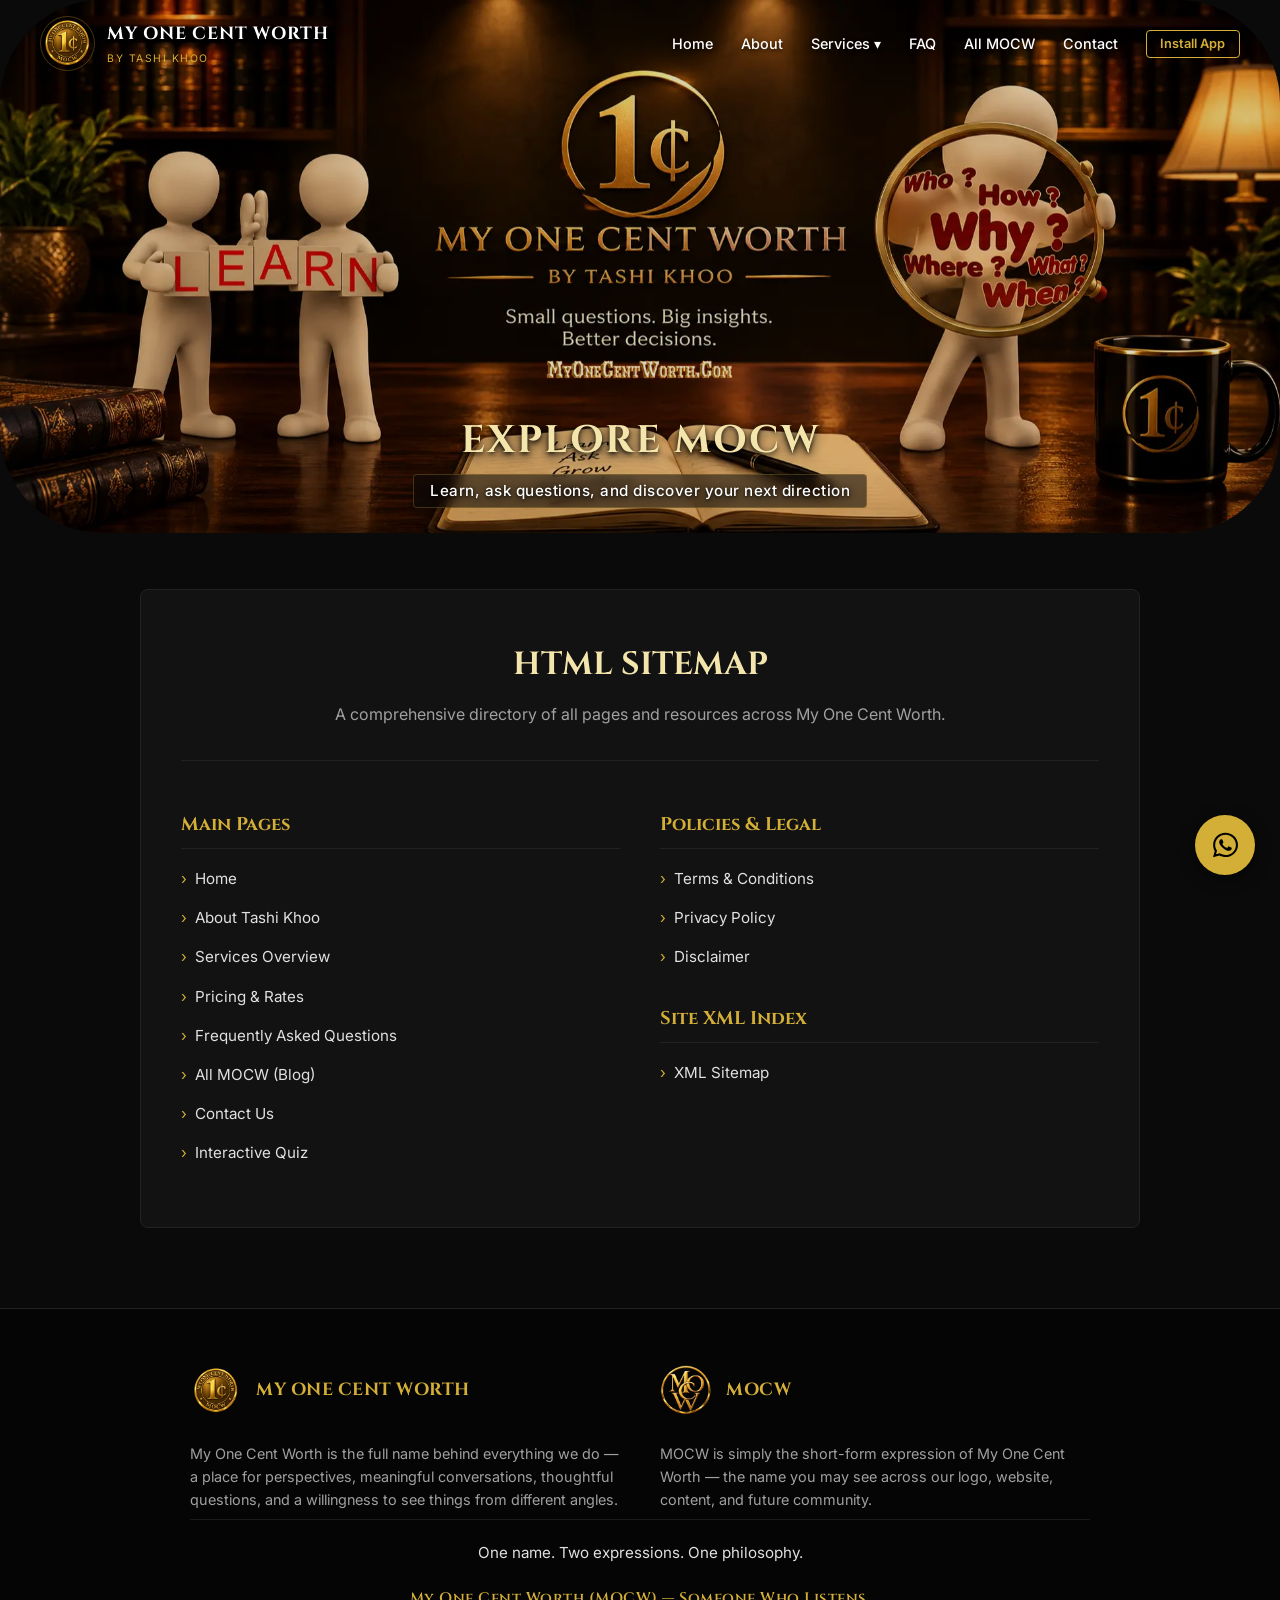
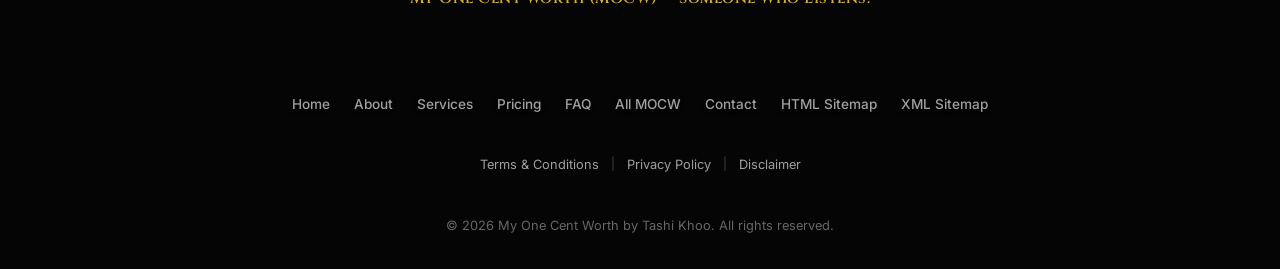
<file: sitemap.html>
<!DOCTYPE html>
<html lang="en">
<head>
    <meta charset="UTF-8">
    <meta name="viewport" content="width=device-width, initial-scale=1.0">
    <title>Sitemap | My One Cent Worth</title>
    <meta name="description" content="Explore the full sitemap for My One Cent Worth by Tashi Khoo. Find all pages, conversation services, companion sessions, and policies.">
    <link rel="canonical" href="https://myonecentworth.com/sitemap.html">
    
    <!-- Favicon Links -->
    <link rel="icon" type="image/png" sizes="32x32" href="favicon/favicon-32x32.png">
    <link rel="icon" type="image/png" sizes="16x16" href="favicon/favicon-16x16.png">
    <link rel="apple-touch-icon" sizes="180x180" href="favicon/apple-touch-icon.png">
    <link rel="manifest" href="manifest.webmanifest">

    <!-- Google Fonts -->
    <link rel="preconnect" href="https://fonts.googleapis.com">
    <link rel="preconnect" href="https://fonts.gstatic.com" crossorigin="">
    <link href="https://fonts.googleapis.com/css2?family=Cinzel:wght@500;600;700&amp;family=Inter:wght@300;400;500;600&amp;display=swap" rel="stylesheet">
    <link rel="stylesheet" href="mocw.css">
</head>
<body class="page-sitemap">

    <!-- HERO BANNER WRAPPER WITH OVERLAY NAVIGATION -->
    <div class="sitemap-hero-wrapper">
        <header class="main-header">
            <div class="nav-container">
                <a href="index.html" class="brand-logo">
                    <img src="images/my-one-cent-worth-logo.webp" alt="My One Cent Worth Logo" class="coin-logo">
                    <div class="logo-text">
                        <span class="brand-title">MY ONE CENT WORTH</span>
                        <span class="brand-subtitle">BY TASHI KHOO</span>
                    </div>
                </a>
                <ul class="nav-links">
                    <li><a href="index.html">Home</a></li>
                    <li><a href="about.html">About</a></li>
                    <li class="dropdown">
                        <a href="services.html">Services ▾</a>
                        <ul class="dropdown-menu">
                            <li><a href="services.html">All Services</a></li>
                            <li><a href="pricing.html">Pricing</a></li>
                        </ul>
                    </li>
                    <li><a href="faq.html">FAQ</a></li>
                    <li><a href="https://myonecentworth.com/blog">All MOCW</a></li>
                    <li><a href="contact.html">Contact</a></li>
                    <li><button id="pwa-install-btn" class="btn-pwa-install">Install App</button></li>
                </ul>
            </div>
        </header>

        <!-- Sitemap Hero Banner Image with Overlay Title -->
        <div class="sitemap-hero-banner-container">
            <img src="images/mocw-sitemap.webp" alt="My One Cent Worth Sitemap Banner" class="sitemap-hero-banner-img">
            <div class="banner-overlay-text">
                <h1 class="banner-title">Explore MOCW</h1>
                <p class="banner-subtitle">Learn, ask questions, and discover your next direction</p>
            </div>
        </div>
    </div>

    <main class="container">

        <!-- SITEMAP DIRECTORY CARD -->
        <article class="sitemap-content-card">
            
            <div class="sitemap-header">
                <h2>HTML SITEMAP</h2>
                <p>A comprehensive directory of all pages and resources across My One Cent Worth.</p>
            </div>

            <div class="sitemap-grid">
                
                <!-- Main Website Pages -->
                <div class="sitemap-column">
                    <h3 class="sitemap-category-title">Main Pages</h3>
                    <ul class="sitemap-list">
                        <li><a href="index.html">Home</a></li>
                        <li><a href="about.html">About Tashi Khoo</a></li>
                        <li><a href="services.html">Services Overview</a></li>
                        <li><a href="pricing.html">Pricing &amp; Rates</a></li>
                        <li><a href="faq.html">Frequently Asked Questions</a></li>
                        <li><a href="https://myonecentworth.com/blog">All MOCW (Blog)</a></li>
                        <li><a href="contact.html">Contact Us</a></li>
                        <li><a href="quiz.html">Interactive Quiz</a></li>
                    </ul>
                </div>

                <!-- Policies & Legal -->
                <div class="sitemap-column">
                    <h3 class="sitemap-category-title">Policies &amp; Legal</h3>
                    <ul class="sitemap-list">
                        <li><a href="terms-and-conditions.html">Terms &amp; Conditions</a></li>
                        <li><a href="privacy-policy.html">Privacy Policy</a></li>
                        <li><a href="disclaimer.html">Disclaimer</a></li>
                    </ul>
                    
                    <h3 class="sitemap-category-title" style="margin-top: 2rem;">Site XML Index</h3>
                    <ul class="sitemap-list">
                        <li><a href="sitemap.xml" target="_blank" rel="noopener">XML Sitemap</a></li>
                    </ul>
                </div>

            </div>

        </article>

    </main>

    <!-- MAIN FOOTER SECTION -->
    <footer class="main-footer">
        <div class="footer-container">

            <div class="footer-brand-story">

                <div class="footer-brand-grid">
<div class="brand-item">
                    <div class="brand-item-header">
                        <img src="images/my-one-cent-worth-logo.webp" alt="My One Cent Worth Logo" class="footer-logo-img">
                        <span class="brand-item-title">MY ONE CENT WORTH</span>
                    </div>
                    <p class="brand-item-desc">
                        My One Cent Worth is the full name behind everything we do — a place for perspectives, meaningful conversations, thoughtful questions, and a willingness to see things from different angles.
                    </p>
                </div>

                <div class="brand-item">
                    <div class="brand-item-header">
                        <img src="images/mocw-monogram-logo.webp" alt="MOCW Monogram Logo" class="footer-logo-img">
                        <span class="brand-item-title">MOCW</span>
                    </div>
                    <p class="brand-item-desc">
                        MOCW is simply the short-form expression of My One Cent Worth — the name you may see across our logo, website, content, and future community.
                    </p>
                </div>
                </div>

                <div class="brand-summary-text">
                    <p>One name. Two expressions. One philosophy.</p>
                    <p class="brand-tagline">My One Cent Worth (MOCW) — Someone Who Listens.</p>
                </div>

            </div>

                        <nav aria-label="Footer navigation">
                <ul class="footer-links">
                    <li><a href="index.html">Home</a></li>
                    <li><a href="about.html">About</a></li>
                    <li><a href="services.html">Services</a></li>
                    <li><a href="pricing.html">Pricing</a></li>
                    <li><a href="faq.html">FAQ</a></li>
                    <li><a href="https://myonecentworth.com/blog">All MOCW</a></li>
                    <li><a href="contact.html">Contact</a></li>
                    <li><a href="sitemap.html">HTML Sitemap</a></li>
                    <li><a href="sitemap.xml" target="_blank" rel="noopener">XML Sitemap</a></li>
                </ul>
            </nav>
            <div class="footer-legal-links">
                <a href="terms-and-conditions.html">Terms &amp; Conditions</a>
                <span class="separator">|</span>
                <a href="privacy-policy.html">Privacy Policy</a>
                <span class="separator">|</span>
                <a href="disclaimer.html">Disclaimer</a>
            </div>
            <p class="copyright-text">&copy; 2026 My One Cent Worth by Tashi Khoo. All rights reserved.</p>
        </div>
    </footer>

    <!-- WHATSAPP FLOATING BUTTON -->
    <a id="my-one-cent-chat" href="https://wa.me/6583186776?text=Hello%2C%20Tashi.%20I%20want%20more%20info%20about%20the%20services." target="_blank" rel="noopener" title="WhatsApp Tashi" aria-label="WhatsApp Tashi">
        <div class="bubble"></div>
    </a>

    <!-- PWA & SCRIPT REGISTRATION -->
    <script>
        let deferredPrompt;
        const installBtn = document.getElementById('pwa-install-btn');

        if ('serviceWorker' in navigator) {
            window.addEventListener('load', () => {
                navigator.serviceWorker.register('sw.js')
                    .then(reg => console.log('MOCW Service Worker registered successfully.'))
                    .catch(err => console.error('Service Worker registration failed:', err));
            });
        }

        window.addEventListener('beforeinstallprompt', (e) => {
            e.preventDefault();
            deferredPrompt = e;
            if (installBtn) installBtn.style.display = 'inline-flex';
        });

        if (installBtn) {
            installBtn.addEventListener('click', () => {
                if (deferredPrompt) {
                    deferredPrompt.prompt();
                    deferredPrompt.userChoice.then((choiceResult) => {
                        if (choiceResult.outcome === 'accepted') {
                            installBtn.style.display = 'none';
                        }
                        deferredPrompt = null;
                    });
                }
            });
        }
    </script>
</body>
</html>
</file>
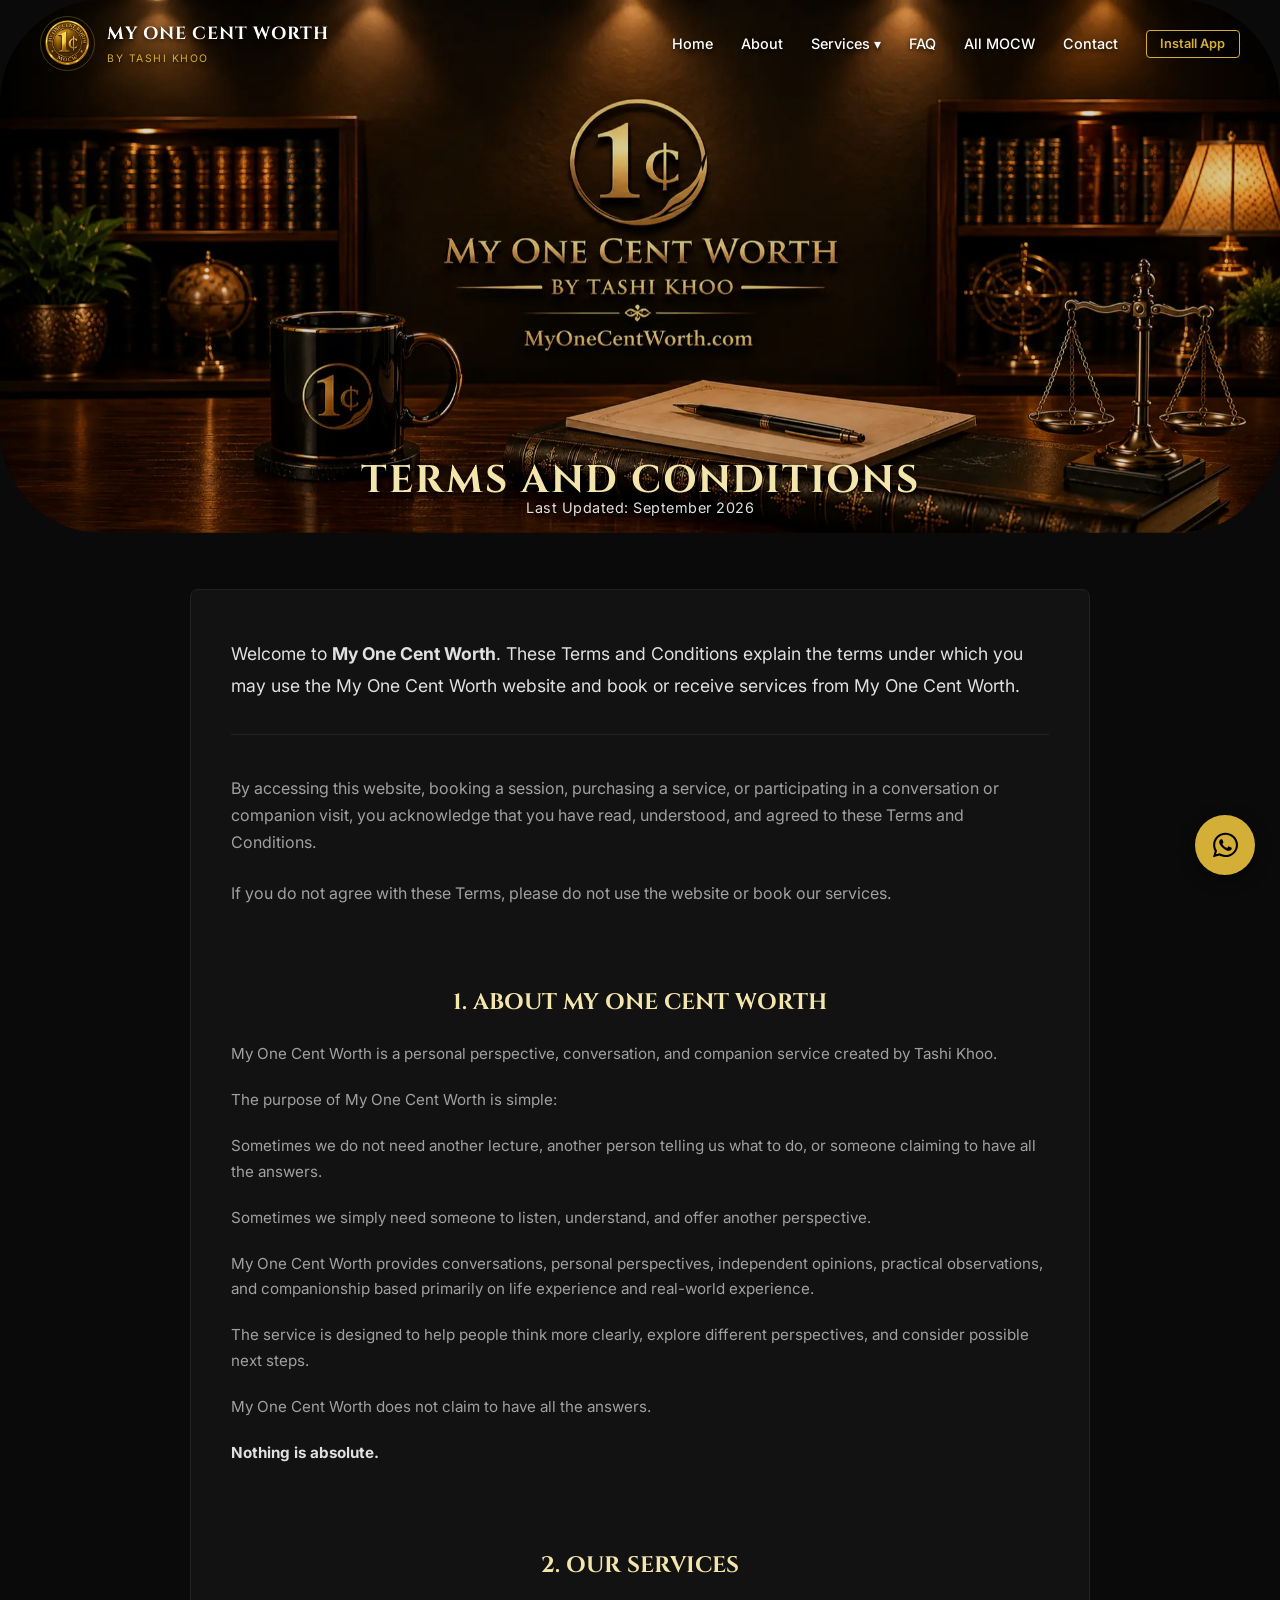
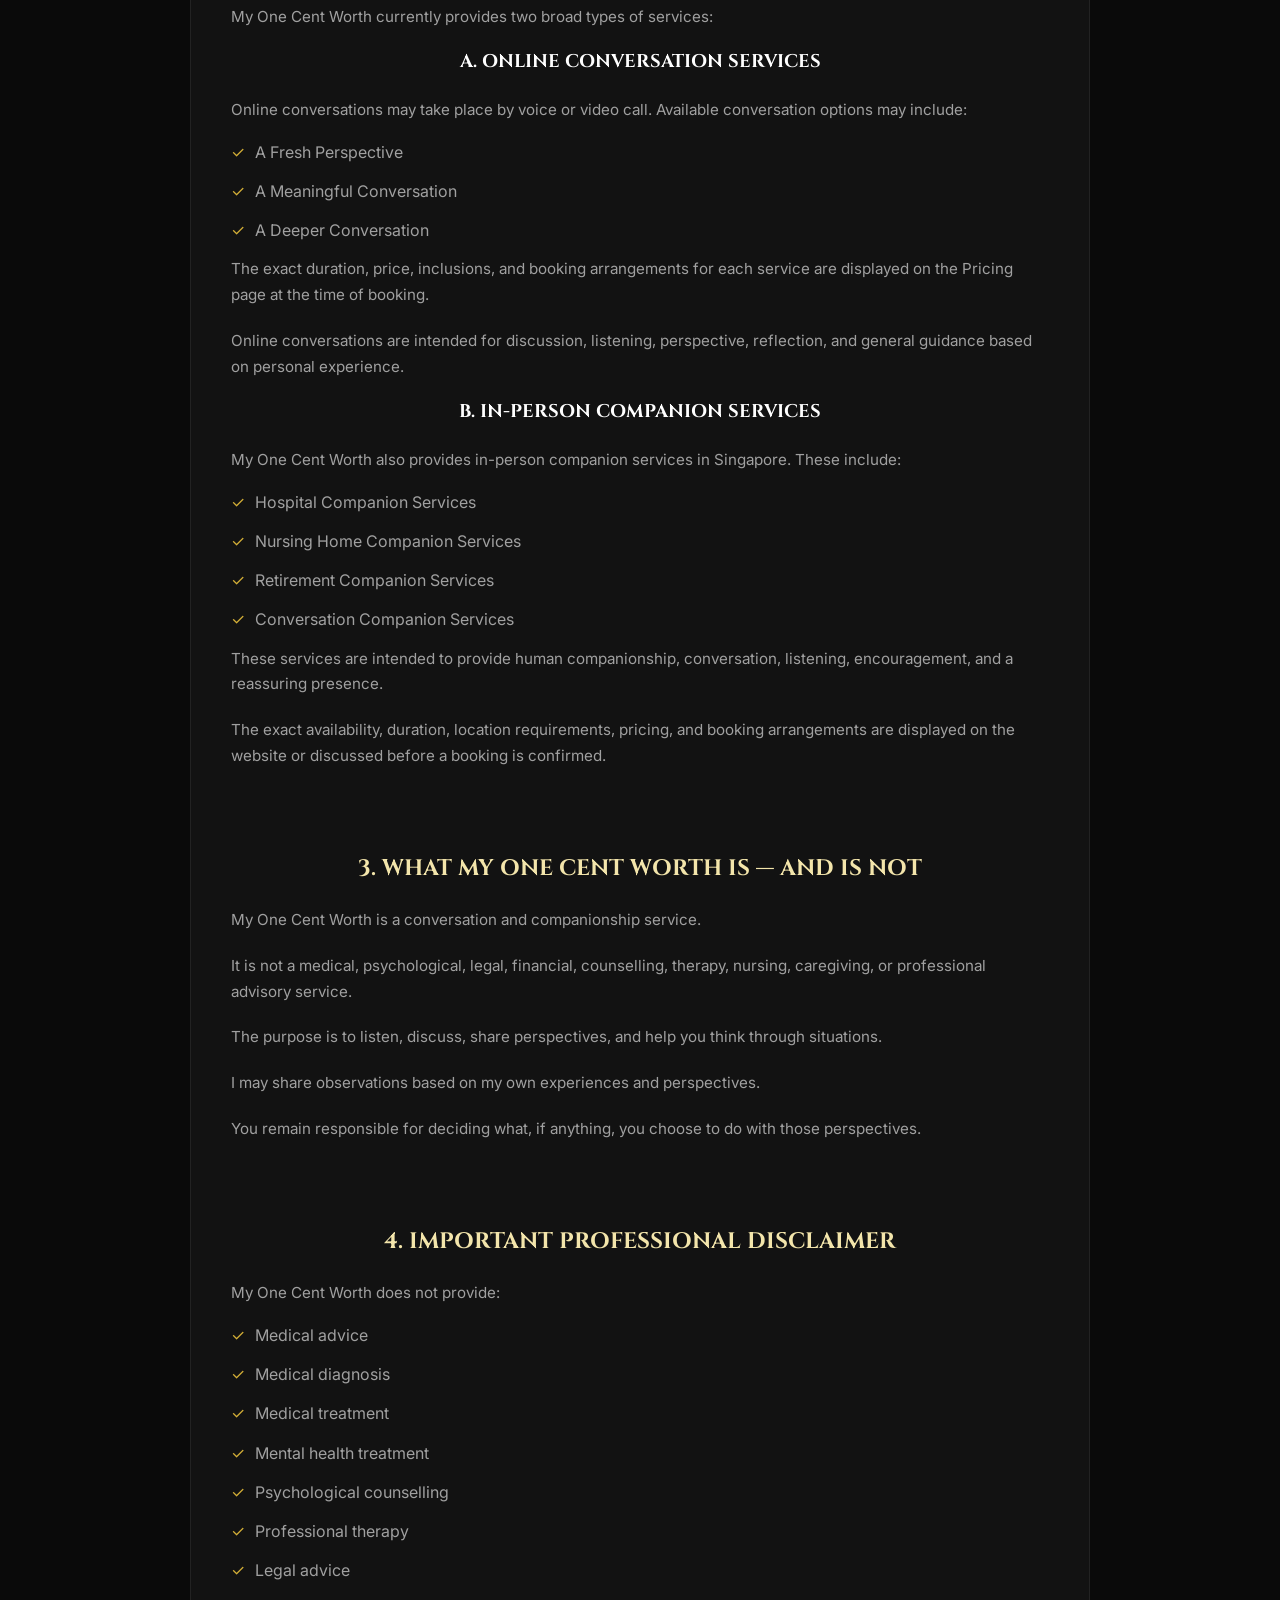
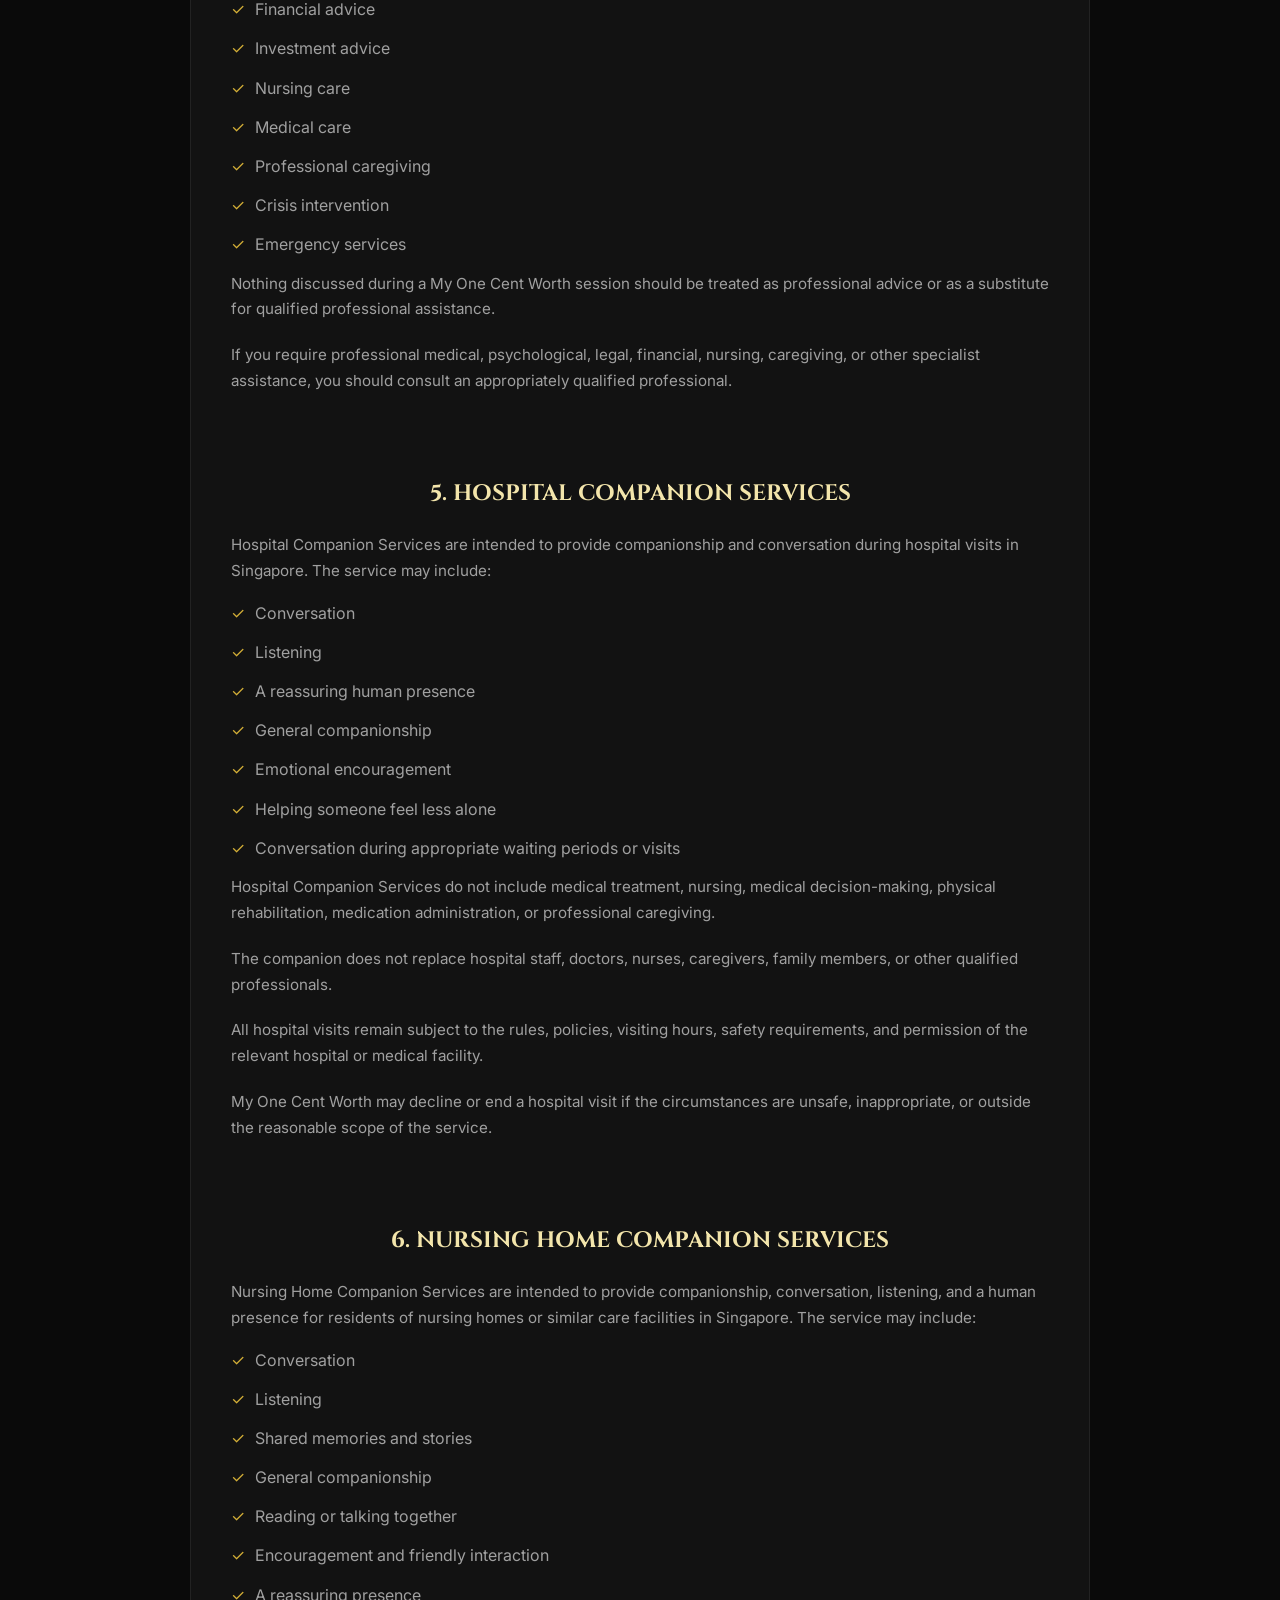
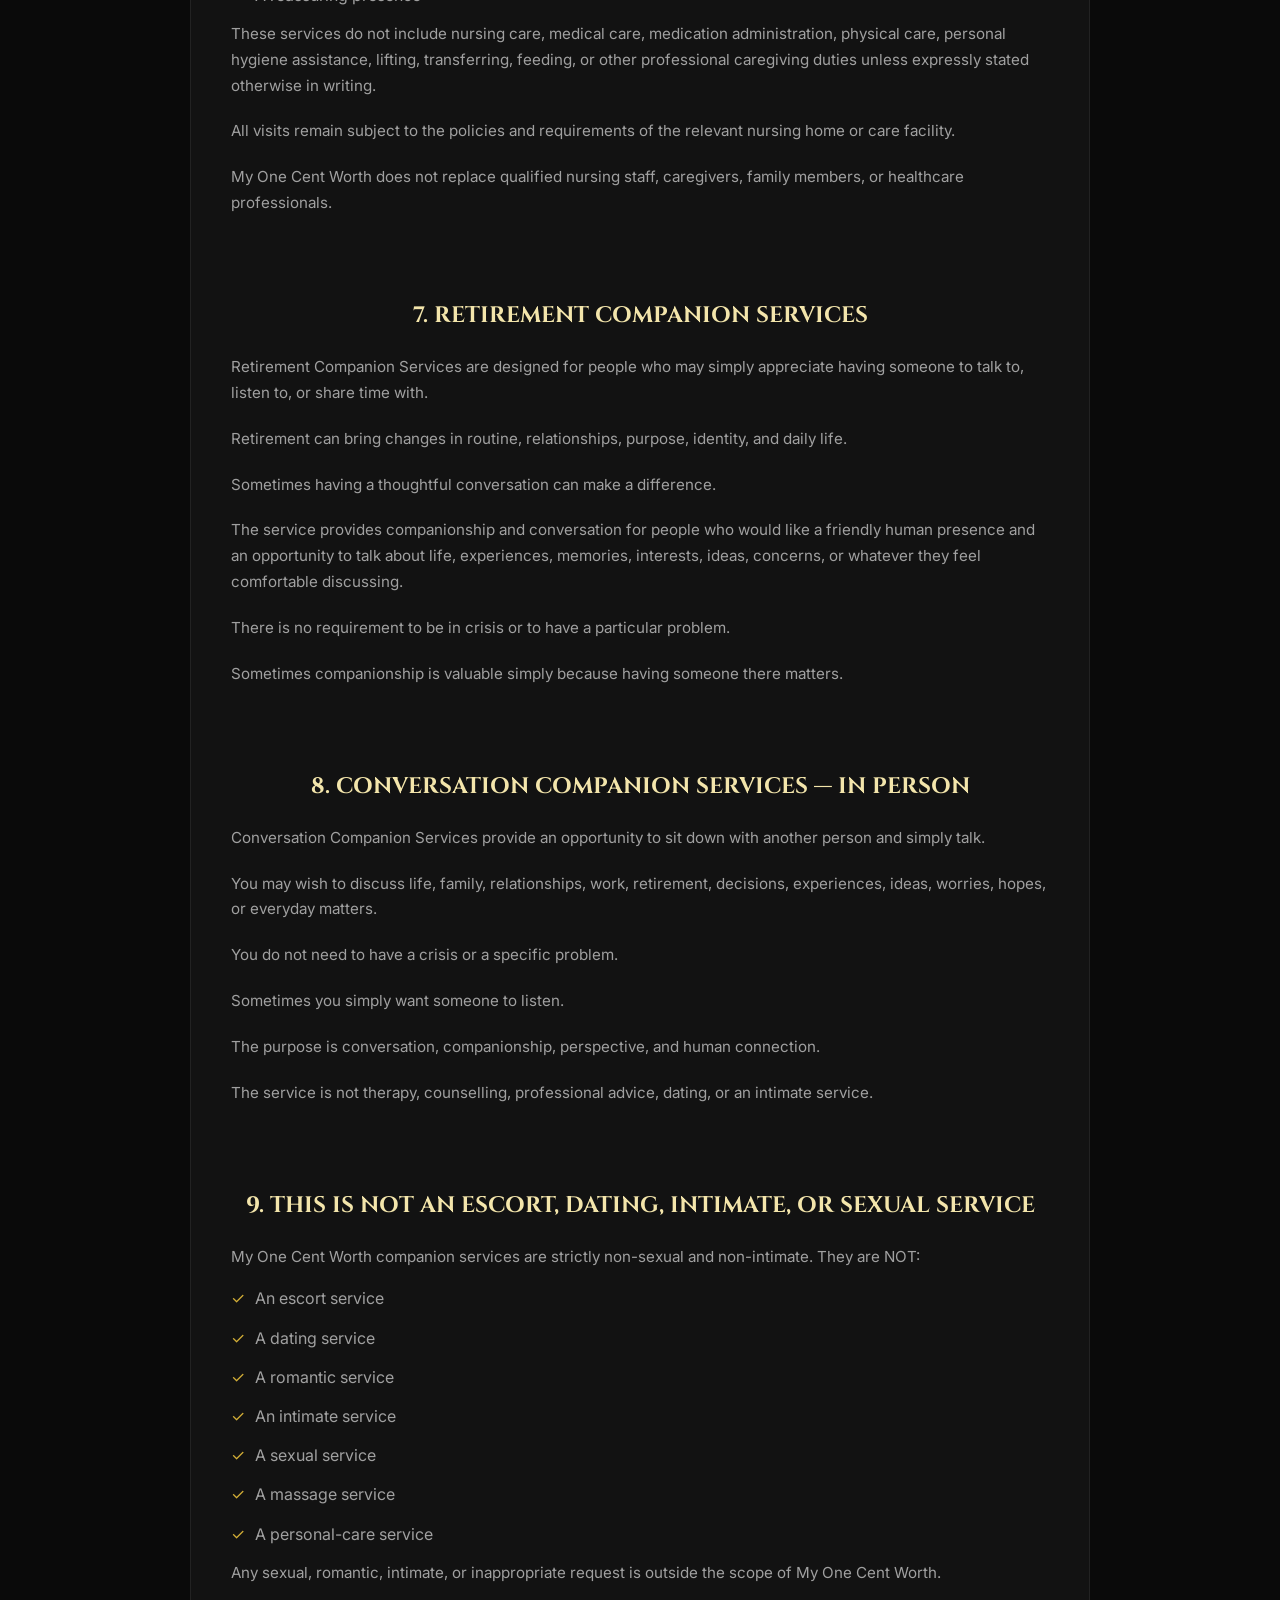
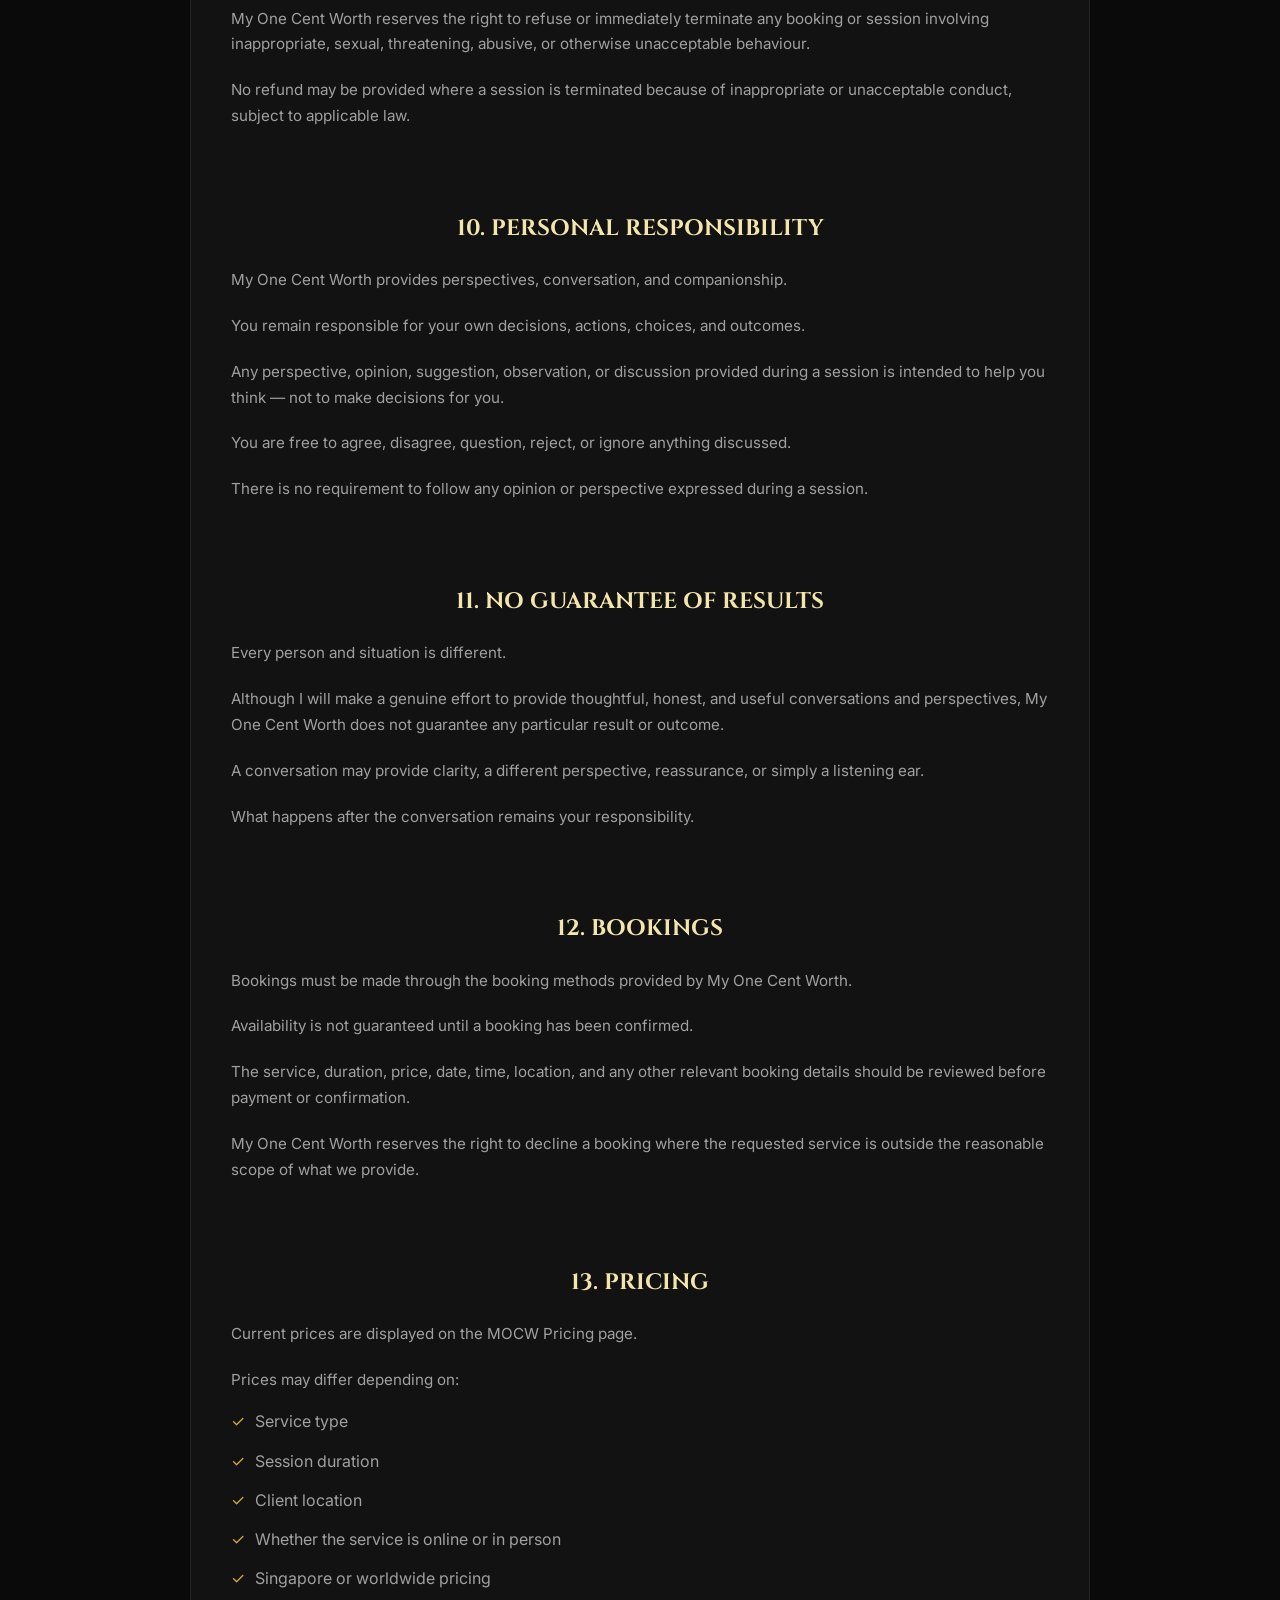
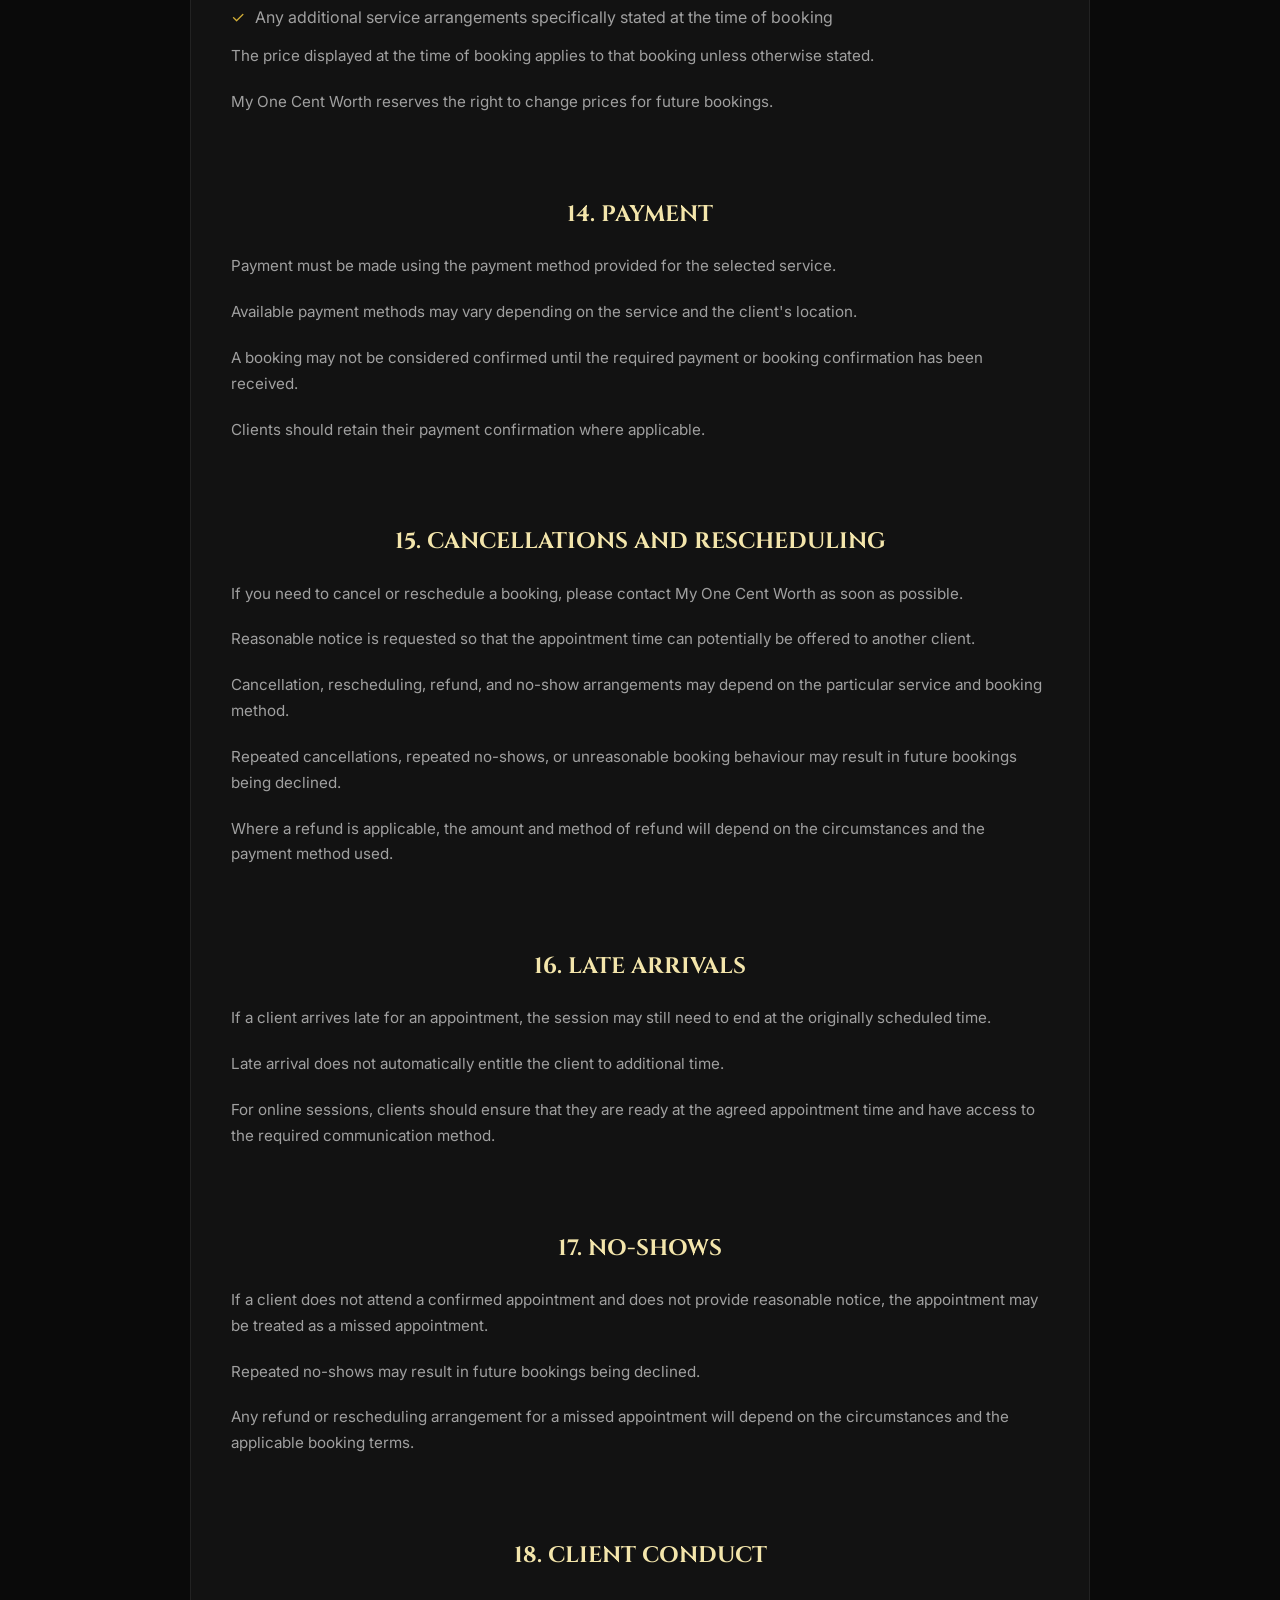
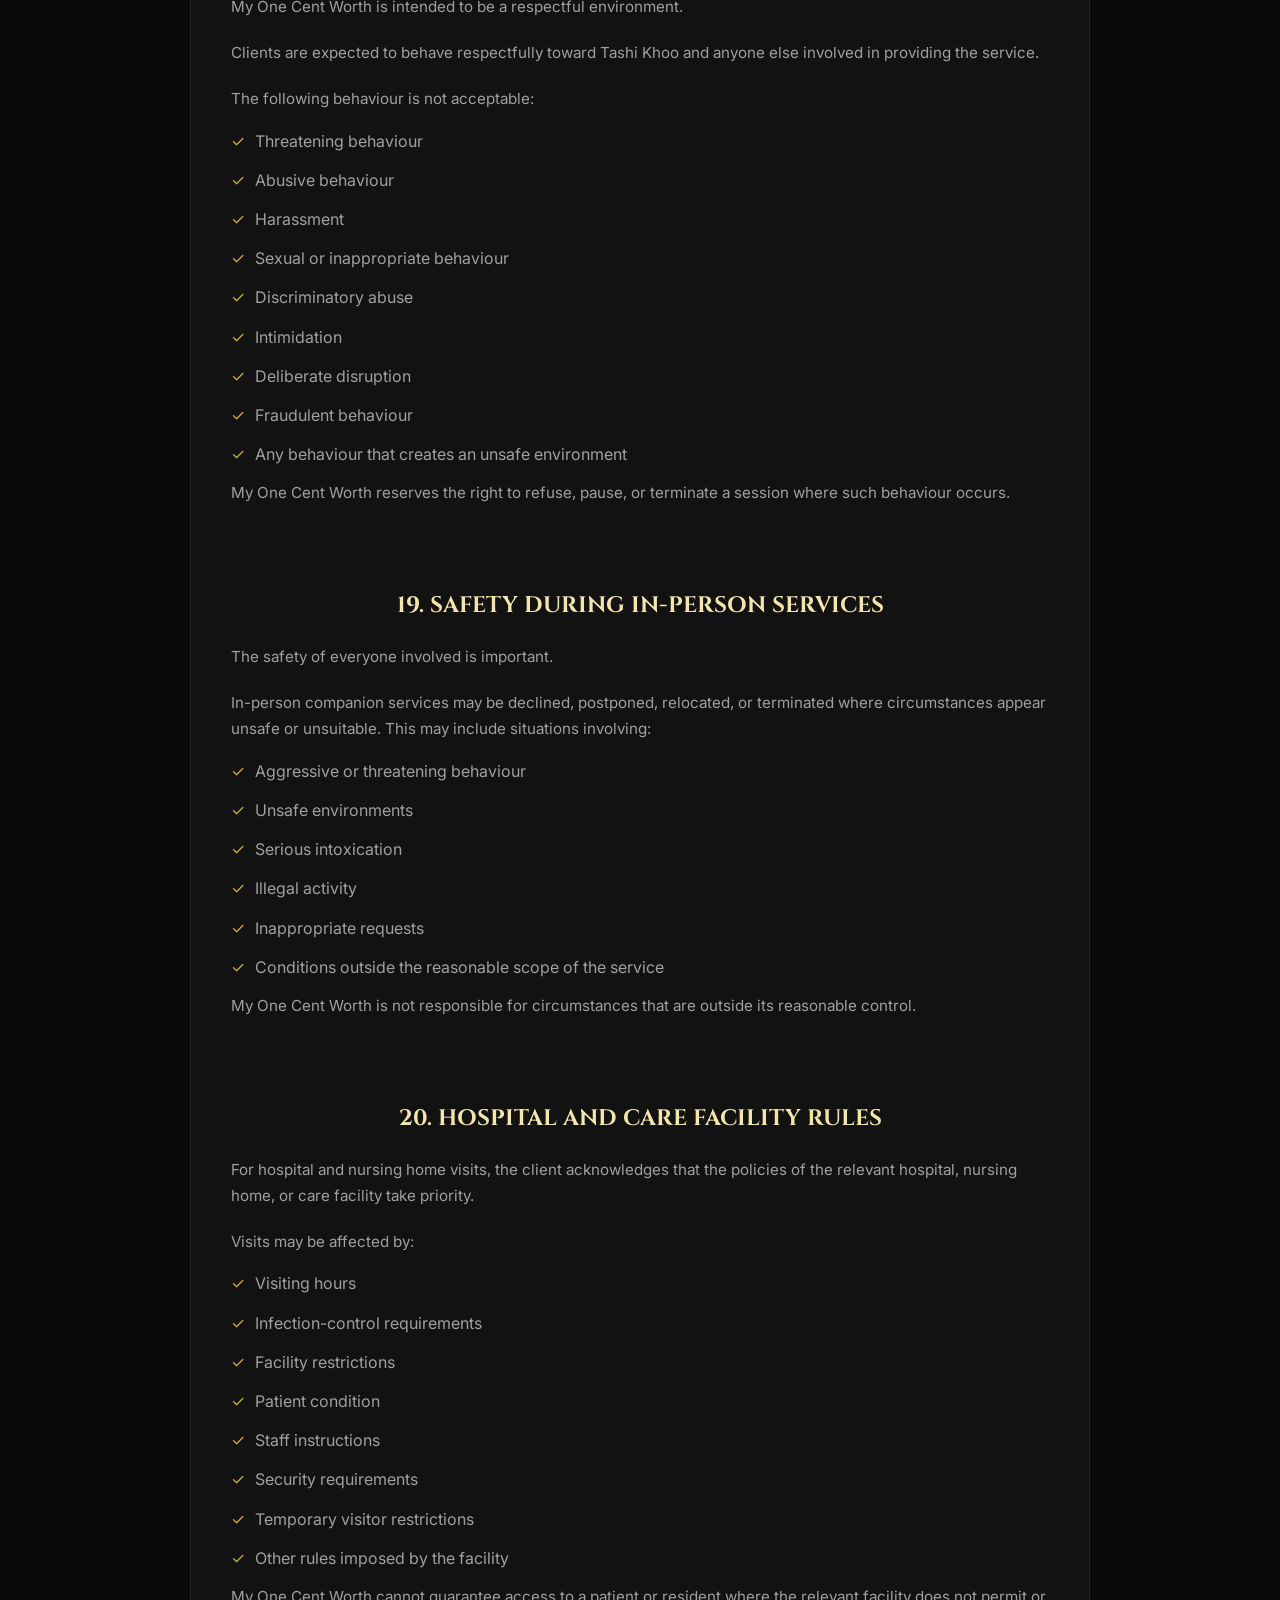
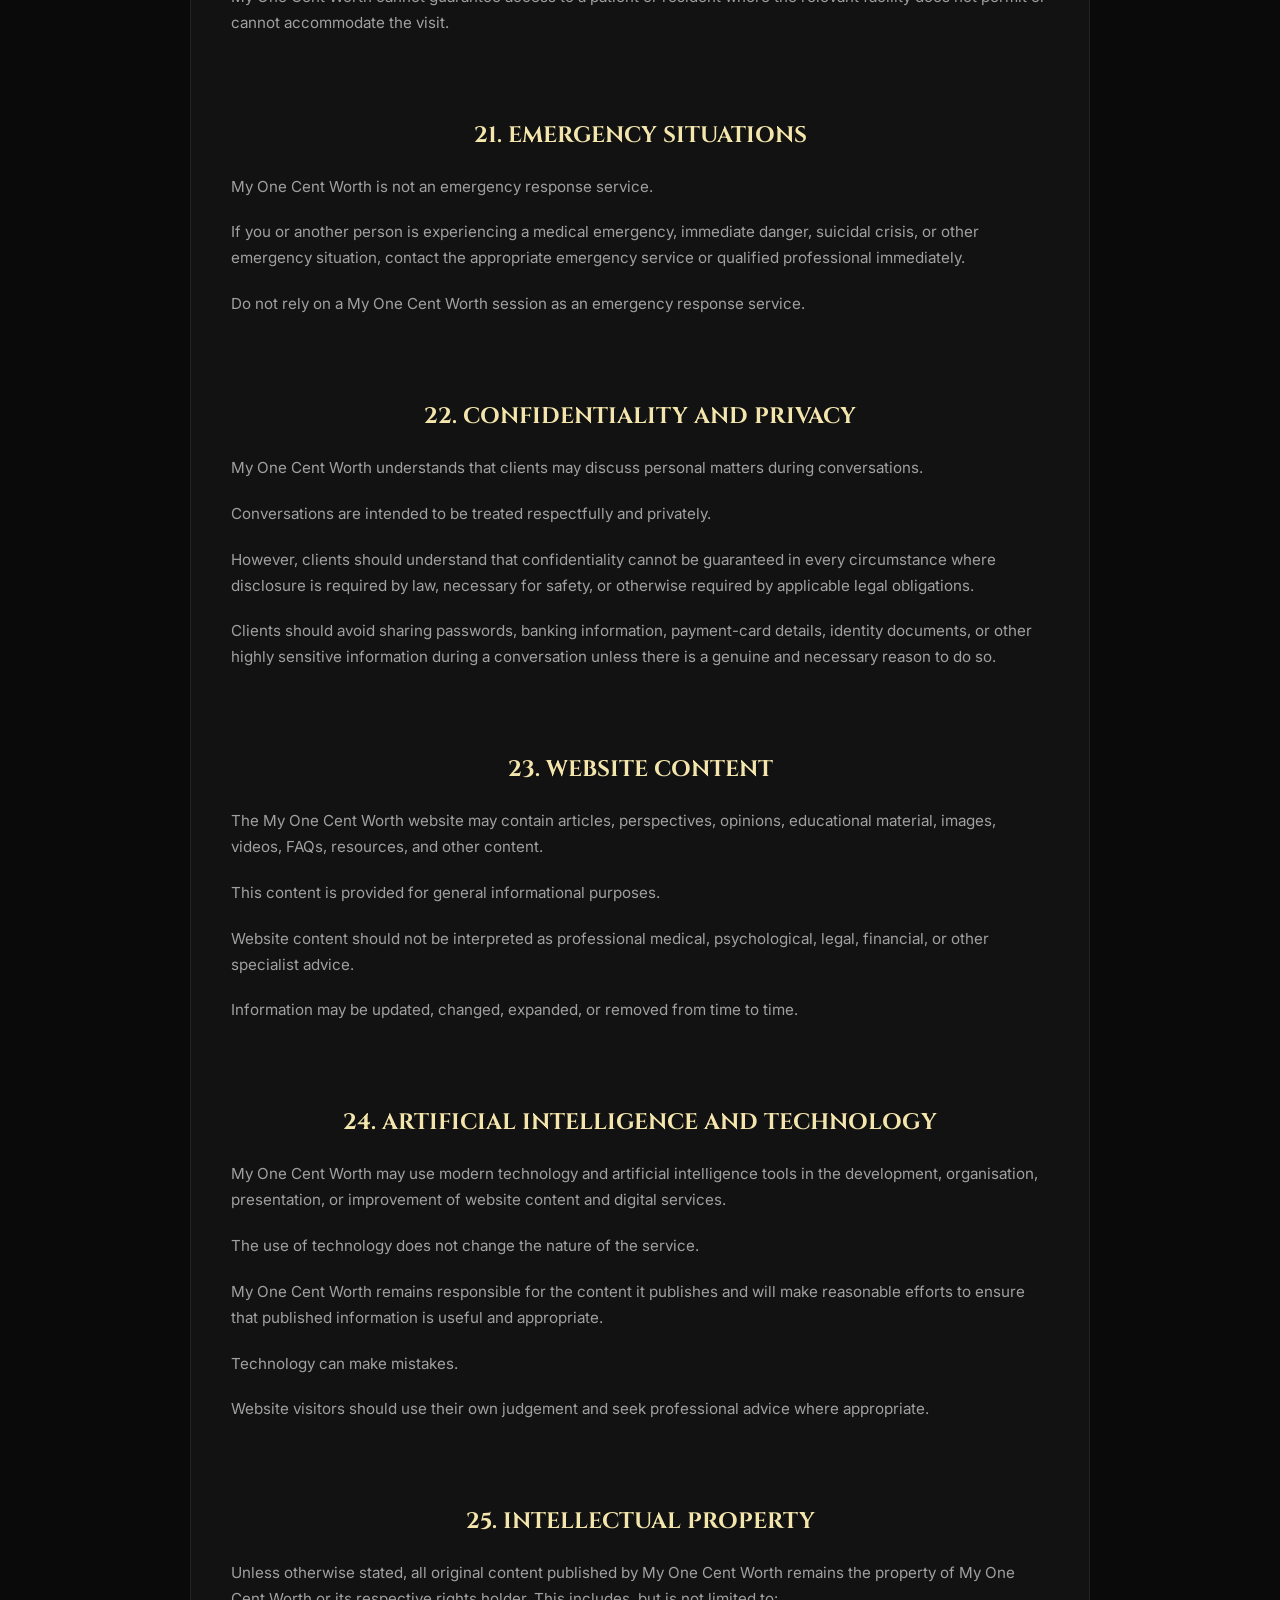
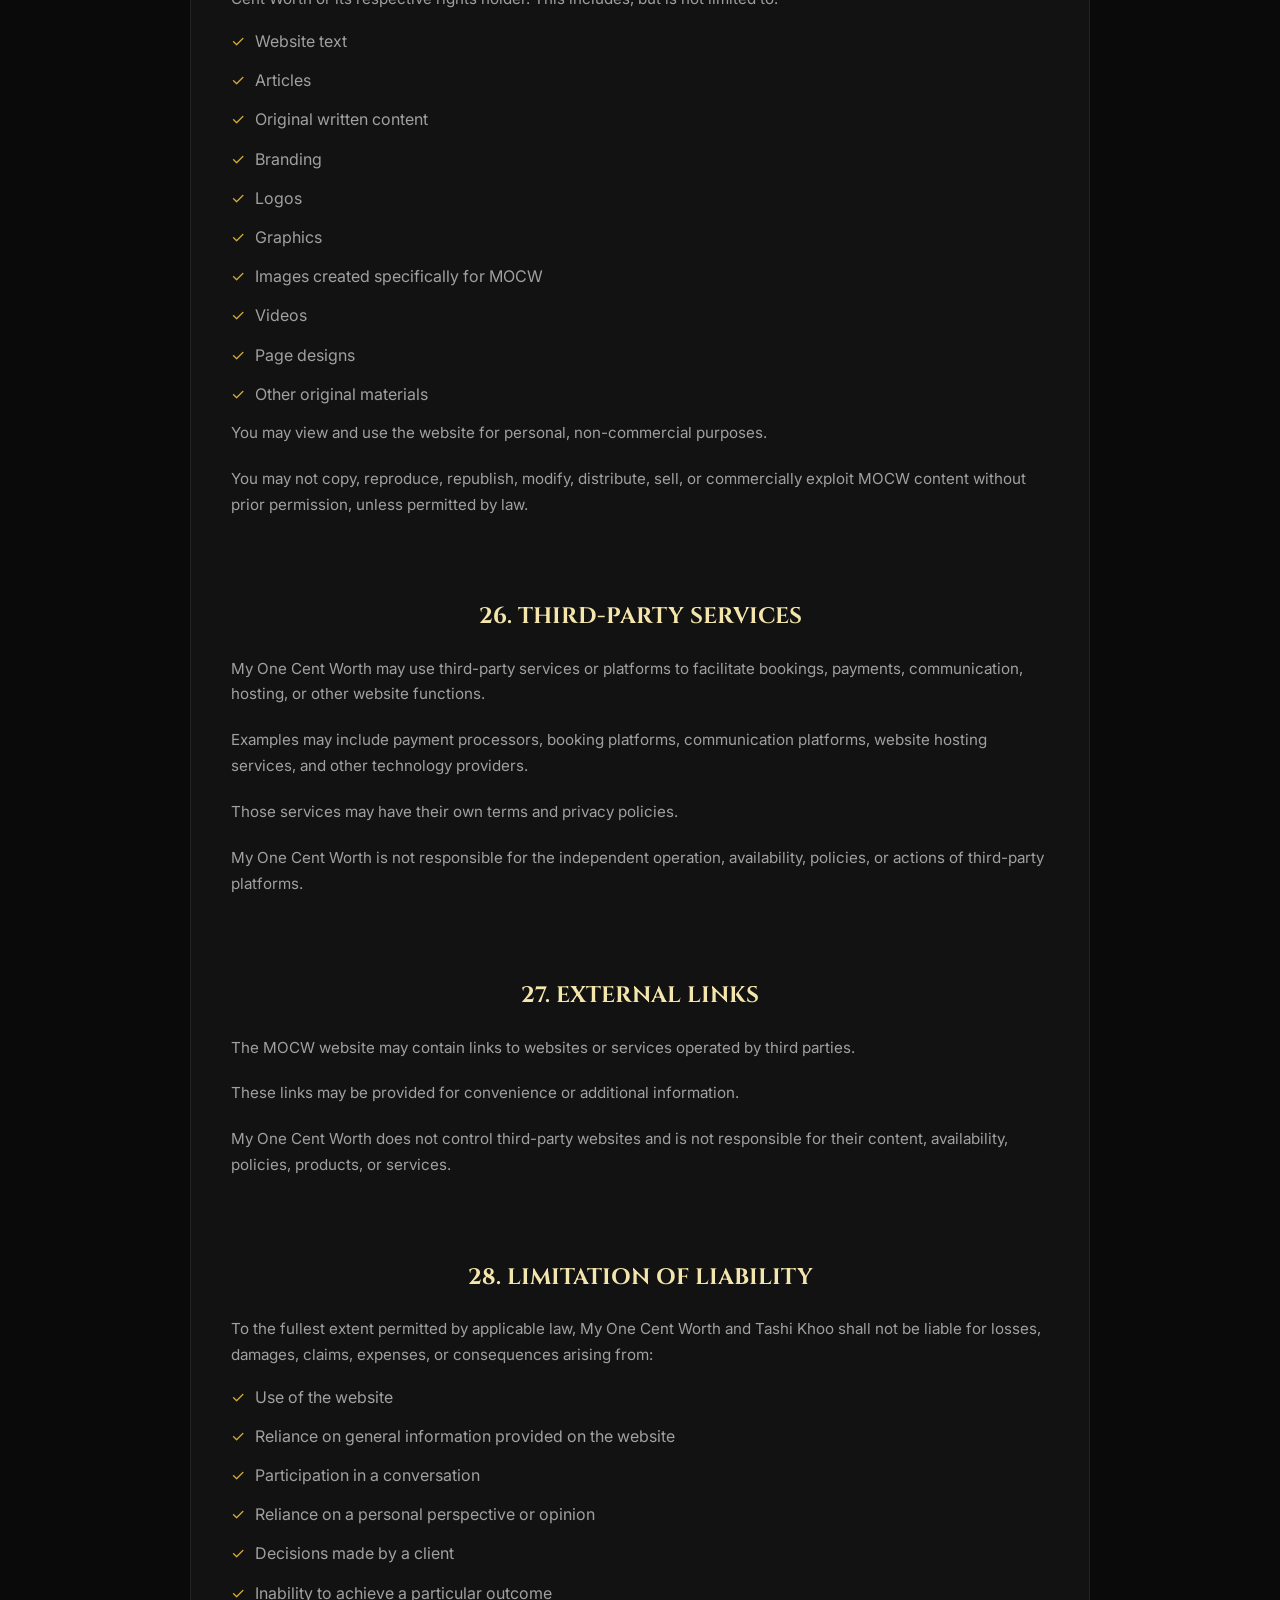
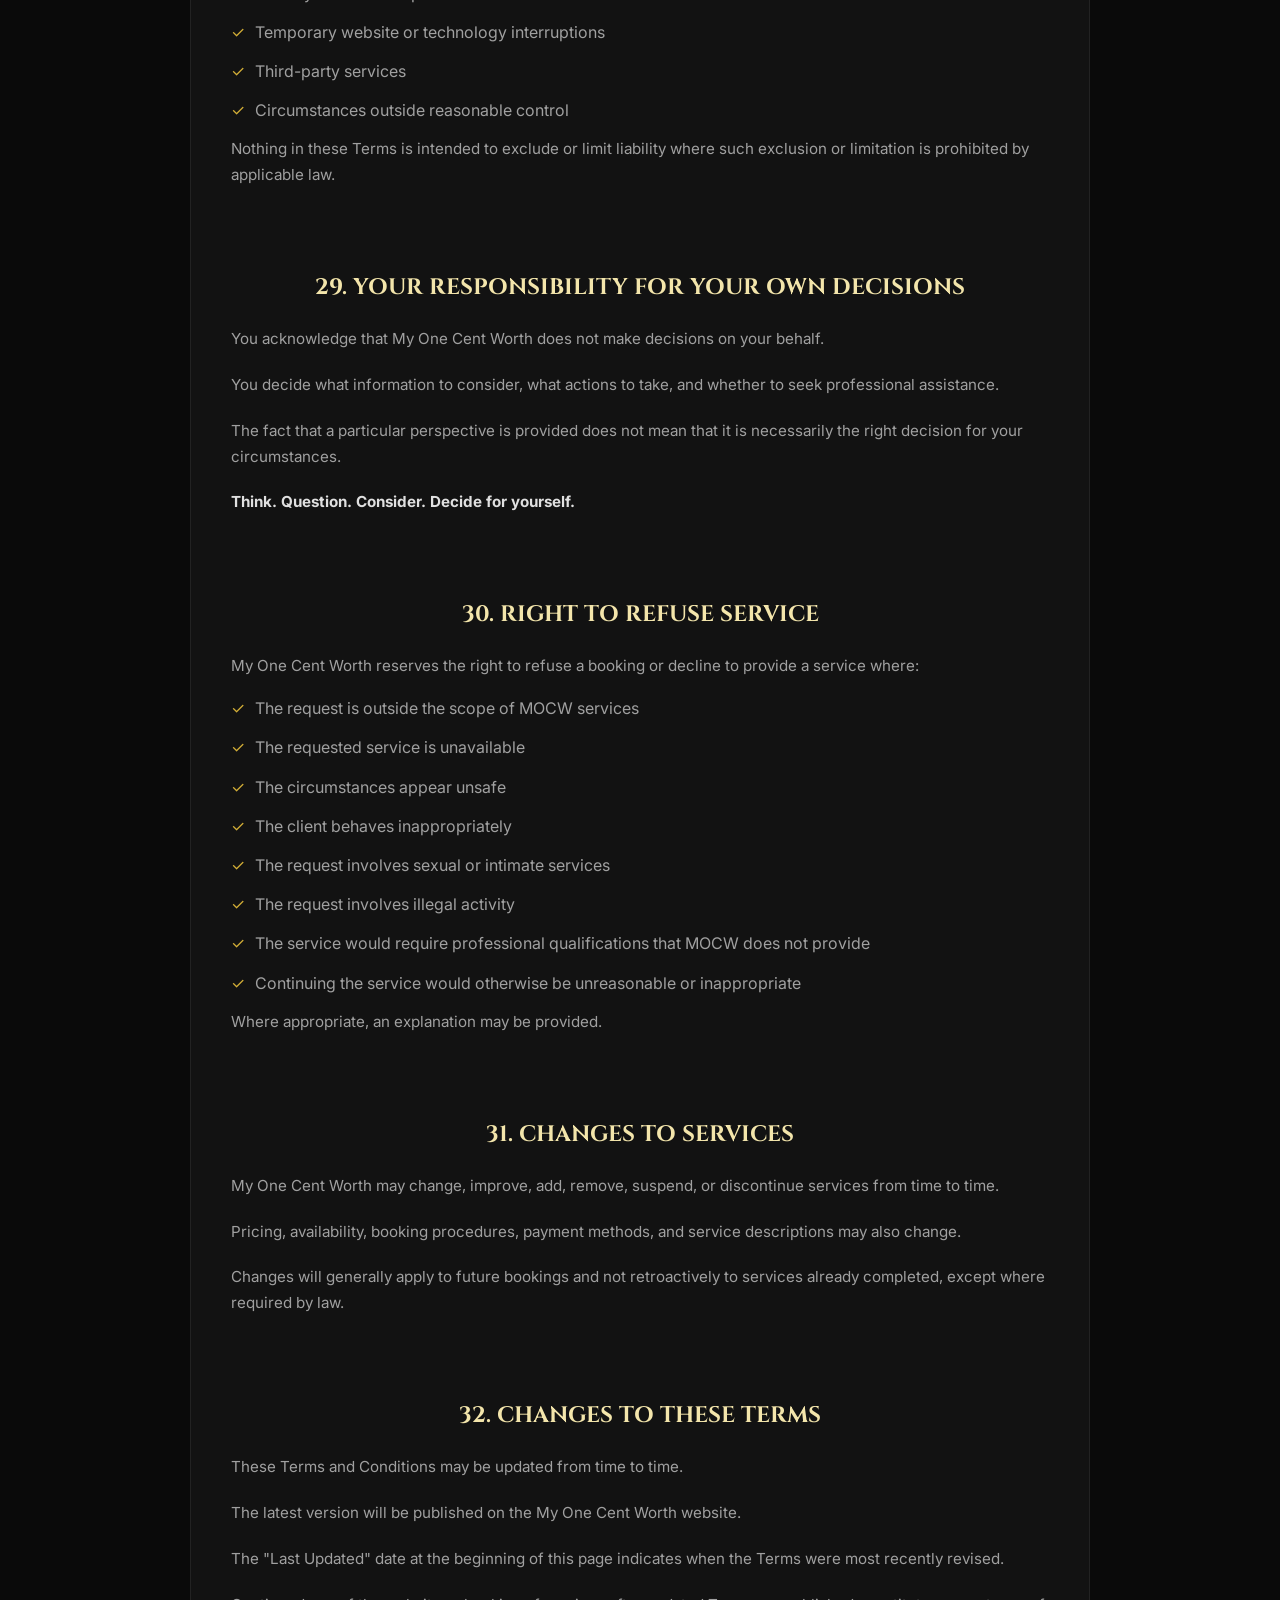
<file: terms-and-conditions.html>
<!DOCTYPE html>
<html lang="en">
<head>
    <meta charset="UTF-8">
    <meta name="viewport" content="width=device-width, initial-scale=1.0">
    <title>Terms and Conditions | My One Cent Worth</title>
    <meta name="description" content="Terms and Conditions for My One Cent Worth by Tashi Khoo. Read our terms regarding our conversation and companion services, disclaimers, and policies.">
    <link rel="canonical" href="https://myonecentworth.com/terms-and-conditions.html">
    
    <!-- Favicon Links -->
    <link rel="icon" type="image/png" sizes="32x32" href="favicon/favicon-32x32.png">
    <link rel="icon" type="image/png" sizes="16x16" href="favicon/favicon-16x16.png">
    <link rel="apple-touch-icon" sizes="180x180" href="favicon/apple-touch-icon.png">
    <link rel="manifest" href="manifest.webmanifest">

    <!-- Google Fonts -->
    <link rel="preconnect" href="https://fonts.googleapis.com">
    <link rel="preconnect" href="https://fonts.gstatic.com" crossorigin="">
    <link href="https://fonts.googleapis.com/css2?family=Cinzel:wght@500;600;700&amp;family=Inter:wght@300;400;500;600&amp;display=swap" rel="stylesheet">
    <link rel="stylesheet" href="mocw.css">
</head>
<body class="page-terms">

    <!-- HERO BANNER WRAPPER WITH OVERLAY NAVIGATION -->
    <div class="terms-hero-wrapper">
        <header class="main-header">
            <div class="nav-container">
                <a href="index.html" class="brand-logo">
                    <img src="images/my-one-cent-worth-logo.webp" alt="My One Cent Worth Logo" class="coin-logo">
                    <div class="logo-text">
                        <span class="brand-title">MY ONE CENT WORTH</span>
                        <span class="brand-subtitle">BY TASHI KHOO</span>
                    </div>
                </a>
                <ul class="nav-links">
                    <li><a href="index.html">Home</a></li>
                    <li><a href="about.html">About</a></li>
                    <li class="dropdown">
                        <a href="services.html">Services ▾</a>
                        <ul class="dropdown-menu">
                            <li><a href="services.html">All Services</a></li>
                            <li><a href="pricing.html">Pricing</a></li>
                        </ul>
                    </li>
                    <li><a href="faq.html">FAQ</a></li>
                    <li><a href="https://myonecentworth.com/blog">All MOCW</a></li>
                    <li><a href="contact.html">Contact</a></li>
                    <li><button id="pwa-install-btn" class="btn-pwa-install">Install App</button></li>
                </ul>
            </div>
        </header>

        <!-- Terms and Conditions Hero Banner Image with Overlay Title -->
        <div class="terms-hero-banner-container">
            <img src="images/my-one-cent-worth-mocw.webp" alt="My One Cent Worth Terms and Conditions Banner" class="terms-hero-banner-img">
            <div class="banner-overlay-text">
                <h1 class="banner-title">TERMS AND CONDITIONS</h1>
                <p class="banner-last-updated">Last Updated: September 2026</p>
            </div>
        </div>
    </div>

    <main class="container">

        <!-- MAIN TERMS CONTENT CARD -->
        <article class="terms-content-card">
            
            <p class="terms-intro-lead">Welcome to <strong>My One Cent Worth</strong>. These Terms and Conditions explain the terms under which you may use the My One Cent Worth website and book or receive services from My One Cent Worth.</p>

            <p style="color: var(--text-muted); margin-bottom: 1.5rem;">By accessing this website, booking a session, purchasing a service, or participating in a conversation or companion visit, you acknowledge that you have read, understood, and agreed to these Terms and Conditions.</p>

            <p style="color: var(--text-muted); margin-bottom: 2.5rem;">If you do not agree with these Terms, please do not use the website or book our services.</p>

            <!-- SECTION 1 -->
            <section class="terms-section">
                <h2>1. ABOUT MY ONE CENT WORTH</h2>
                <p>My One Cent Worth is a personal perspective, conversation, and companion service created by Tashi Khoo.</p>
                <p>The purpose of My One Cent Worth is simple:</p>
                <p>Sometimes we do not need another lecture, another person telling us what to do, or someone claiming to have all the answers.</p>
                <p>Sometimes we simply need someone to listen, understand, and offer another perspective.</p>
                <p>My One Cent Worth provides conversations, personal perspectives, independent opinions, practical observations, and companionship based primarily on life experience and real-world experience.</p>
                <p>The service is designed to help people think more clearly, explore different perspectives, and consider possible next steps.</p>
                <p>My One Cent Worth does not claim to have all the answers.</p>
                <p><strong>Nothing is absolute.</strong></p>
            </section>

            <!-- SECTION 2 -->
            <section class="terms-section">
                <h2>2. OUR SERVICES</h2>
                <p>My One Cent Worth currently provides two broad types of services:</p>
                
                <h3>A. ONLINE CONVERSATION SERVICES</h3>
                <p>Online conversations may take place by voice or video call. Available conversation options may include:</p>
                <ul class="styled-list">
                    <li>A Fresh Perspective</li>
                    <li>A Meaningful Conversation</li>
                    <li>A Deeper Conversation</li>
                </ul>
                <p>The exact duration, price, inclusions, and booking arrangements for each service are displayed on the Pricing page at the time of booking.</p>
                <p>Online conversations are intended for discussion, listening, perspective, reflection, and general guidance based on personal experience.</p>

                <h3>B. IN-PERSON COMPANION SERVICES</h3>
                <p>My One Cent Worth also provides in-person companion services in Singapore. These include:</p>
                <ul class="styled-list">
                    <li>Hospital Companion Services</li>
                    <li>Nursing Home Companion Services</li>
                    <li>Retirement Companion Services</li>
                    <li>Conversation Companion Services</li>
                </ul>
                <p>These services are intended to provide human companionship, conversation, listening, encouragement, and a reassuring presence.</p>
                <p>The exact availability, duration, location requirements, pricing, and booking arrangements are displayed on the website or discussed before a booking is confirmed.</p>
            </section>

            <!-- SECTION 3 -->
            <section class="terms-section">
                <h2>3. WHAT MY ONE CENT WORTH IS — AND IS NOT</h2>
                <p>My One Cent Worth is a conversation and companionship service.</p>
                <p>It is not a medical, psychological, legal, financial, counselling, therapy, nursing, caregiving, or professional advisory service.</p>
                <p>The purpose is to listen, discuss, share perspectives, and help you think through situations.</p>
                <p>I may share observations based on my own experiences and perspectives.</p>
                <p>You remain responsible for deciding what, if anything, you choose to do with those perspectives.</p>
            </section>

            <!-- SECTION 4 -->
            <section class="terms-section">
                <h2>4. IMPORTANT PROFESSIONAL DISCLAIMER</h2>
                <p>My One Cent Worth does not provide:</p>
                <ul class="styled-list">
                    <li>Medical advice</li>
                    <li>Medical diagnosis</li>
                    <li>Medical treatment</li>
                    <li>Mental health treatment</li>
                    <li>Psychological counselling</li>
                    <li>Professional therapy</li>
                    <li>Legal advice</li>
                    <li>Financial advice</li>
                    <li>Investment advice</li>
                    <li>Nursing care</li>
                    <li>Medical care</li>
                    <li>Professional caregiving</li>
                    <li>Crisis intervention</li>
                    <li>Emergency services</li>
                </ul>
                <p>Nothing discussed during a My One Cent Worth session should be treated as professional advice or as a substitute for qualified professional assistance.</p>
                <p>If you require professional medical, psychological, legal, financial, nursing, caregiving, or other specialist assistance, you should consult an appropriately qualified professional.</p>
            </section>

            <!-- SECTION 5 -->
            <section class="terms-section">
                <h2>5. HOSPITAL COMPANION SERVICES</h2>
                <p>Hospital Companion Services are intended to provide companionship and conversation during hospital visits in Singapore. The service may include:</p>
                <ul class="styled-list">
                    <li>Conversation</li>
                    <li>Listening</li>
                    <li>A reassuring human presence</li>
                    <li>General companionship</li>
                    <li>Emotional encouragement</li>
                    <li>Helping someone feel less alone</li>
                    <li>Conversation during appropriate waiting periods or visits</li>
                </ul>
                <p>Hospital Companion Services do not include medical treatment, nursing, medical decision-making, physical rehabilitation, medication administration, or professional caregiving.</p>
                <p>The companion does not replace hospital staff, doctors, nurses, caregivers, family members, or other qualified professionals.</p>
                <p>All hospital visits remain subject to the rules, policies, visiting hours, safety requirements, and permission of the relevant hospital or medical facility.</p>
                <p>My One Cent Worth may decline or end a hospital visit if the circumstances are unsafe, inappropriate, or outside the reasonable scope of the service.</p>
            </section>

            <!-- SECTION 6 -->
            <section class="terms-section">
                <h2>6. NURSING HOME COMPANION SERVICES</h2>
                <p>Nursing Home Companion Services are intended to provide companionship, conversation, listening, and a human presence for residents of nursing homes or similar care facilities in Singapore. The service may include:</p>
                <ul class="styled-list">
                    <li>Conversation</li>
                    <li>Listening</li>
                    <li>Shared memories and stories</li>
                    <li>General companionship</li>
                    <li>Reading or talking together</li>
                    <li>Encouragement and friendly interaction</li>
                    <li>A reassuring presence</li>
                </ul>
                <p>These services do not include nursing care, medical care, medication administration, physical care, personal hygiene assistance, lifting, transferring, feeding, or other professional caregiving duties unless expressly stated otherwise in writing.</p>
                <p>All visits remain subject to the policies and requirements of the relevant nursing home or care facility.</p>
                <p>My One Cent Worth does not replace qualified nursing staff, caregivers, family members, or healthcare professionals.</p>
            </section>

            <!-- SECTION 7 -->
            <section class="terms-section">
                <h2>7. RETIREMENT COMPANION SERVICES</h2>
                <p>Retirement Companion Services are designed for people who may simply appreciate having someone to talk to, listen to, or share time with.</p>
                <p>Retirement can bring changes in routine, relationships, purpose, identity, and daily life.</p>
                <p>Sometimes having a thoughtful conversation can make a difference.</p>
                <p>The service provides companionship and conversation for people who would like a friendly human presence and an opportunity to talk about life, experiences, memories, interests, ideas, concerns, or whatever they feel comfortable discussing.</p>
                <p>There is no requirement to be in crisis or to have a particular problem.</p>
                <p>Sometimes companionship is valuable simply because having someone there matters.</p>
            </section>

            <!-- SECTION 8 -->
            <section class="terms-section">
                <h2>8. CONVERSATION COMPANION SERVICES — IN PERSON</h2>
                <p>Conversation Companion Services provide an opportunity to sit down with another person and simply talk.</p>
                <p>You may wish to discuss life, family, relationships, work, retirement, decisions, experiences, ideas, worries, hopes, or everyday matters.</p>
                <p>You do not need to have a crisis or a specific problem.</p>
                <p>Sometimes you simply want someone to listen.</p>
                <p>The purpose is conversation, companionship, perspective, and human connection.</p>
                <p>The service is not therapy, counselling, professional advice, dating, or an intimate service.</p>
            </section>

            <!-- SECTION 9 -->
            <section class="terms-section">
                <h2>9. THIS IS NOT AN ESCORT, DATING, INTIMATE, OR SEXUAL SERVICE</h2>
                <p>My One Cent Worth companion services are strictly non-sexual and non-intimate. They are NOT:</p>
                <ul class="styled-list">
                    <li>An escort service</li>
                    <li>A dating service</li>
                    <li>A romantic service</li>
                    <li>An intimate service</li>
                    <li>A sexual service</li>
                    <li>A massage service</li>
                    <li>A personal-care service</li>
                </ul>
                <p>Any sexual, romantic, intimate, or inappropriate request is outside the scope of My One Cent Worth.</p>
                <p>My One Cent Worth reserves the right to refuse or immediately terminate any booking or session involving inappropriate, sexual, threatening, abusive, or otherwise unacceptable behaviour.</p>
                <p>No refund may be provided where a session is terminated because of inappropriate or unacceptable conduct, subject to applicable law.</p>
            </section>

            <!-- SECTION 10 -->
            <section class="terms-section">
                <h2>10. PERSONAL RESPONSIBILITY</h2>
                <p>My One Cent Worth provides perspectives, conversation, and companionship.</p>
                <p>You remain responsible for your own decisions, actions, choices, and outcomes.</p>
                <p>Any perspective, opinion, suggestion, observation, or discussion provided during a session is intended to help you think — not to make decisions for you.</p>
                <p>You are free to agree, disagree, question, reject, or ignore anything discussed.</p>
                <p>There is no requirement to follow any opinion or perspective expressed during a session.</p>
            </section>

            <!-- SECTION 11 -->
            <section class="terms-section">
                <h2>11. NO GUARANTEE OF RESULTS</h2>
                <p>Every person and situation is different.</p>
                <p>Although I will make a genuine effort to provide thoughtful, honest, and useful conversations and perspectives, My One Cent Worth does not guarantee any particular result or outcome.</p>
                <p>A conversation may provide clarity, a different perspective, reassurance, or simply a listening ear.</p>
                <p>What happens after the conversation remains your responsibility.</p>
            </section>

            <!-- SECTION 12 -->
            <section class="terms-section">
                <h2>12. BOOKINGS</h2>
                <p>Bookings must be made through the booking methods provided by My One Cent Worth.</p>
                <p>Availability is not guaranteed until a booking has been confirmed.</p>
                <p>The service, duration, price, date, time, location, and any other relevant booking details should be reviewed before payment or confirmation.</p>
                <p>My One Cent Worth reserves the right to decline a booking where the requested service is outside the reasonable scope of what we provide.</p>
            </section>

            <!-- SECTION 13 -->
            <section class="terms-section">
                <h2>13. PRICING</h2>
                <p>Current prices are displayed on the MOCW Pricing page.</p>
                <p>Prices may differ depending on:</p>
                <ul class="styled-list">
                    <li>Service type</li>
                    <li>Session duration</li>
                    <li>Client location</li>
                    <li>Whether the service is online or in person</li>
                    <li>Singapore or worldwide pricing</li>
                    <li>Any additional service arrangements specifically stated at the time of booking</li>
                </ul>
                <p>The price displayed at the time of booking applies to that booking unless otherwise stated.</p>
                <p>My One Cent Worth reserves the right to change prices for future bookings.</p>
            </section>

            <!-- SECTION 14 -->
            <section class="terms-section">
                <h2>14. PAYMENT</h2>
                <p>Payment must be made using the payment method provided for the selected service.</p>
                <p>Available payment methods may vary depending on the service and the client's location.</p>
                <p>A booking may not be considered confirmed until the required payment or booking confirmation has been received.</p>
                <p>Clients should retain their payment confirmation where applicable.</p>
            </section>

            <!-- SECTION 15 -->
            <section class="terms-section">
                <h2>15. CANCELLATIONS AND RESCHEDULING</h2>
                <p>If you need to cancel or reschedule a booking, please contact My One Cent Worth as soon as possible.</p>
                <p>Reasonable notice is requested so that the appointment time can potentially be offered to another client.</p>
                <p>Cancellation, rescheduling, refund, and no-show arrangements may depend on the particular service and booking method.</p>
                <p>Repeated cancellations, repeated no-shows, or unreasonable booking behaviour may result in future bookings being declined.</p>
                <p>Where a refund is applicable, the amount and method of refund will depend on the circumstances and the payment method used.</p>
            </section>

            <!-- SECTION 16 -->
            <section class="terms-section">
                <h2>16. LATE ARRIVALS</h2>
                <p>If a client arrives late for an appointment, the session may still need to end at the originally scheduled time.</p>
                <p>Late arrival does not automatically entitle the client to additional time.</p>
                <p>For online sessions, clients should ensure that they are ready at the agreed appointment time and have access to the required communication method.</p>
            </section>

            <!-- SECTION 17 -->
            <section class="terms-section">
                <h2>17. NO-SHOWS</h2>
                <p>If a client does not attend a confirmed appointment and does not provide reasonable notice, the appointment may be treated as a missed appointment.</p>
                <p>Repeated no-shows may result in future bookings being declined.</p>
                <p>Any refund or rescheduling arrangement for a missed appointment will depend on the circumstances and the applicable booking terms.</p>
            </section>

            <!-- SECTION 18 -->
            <section class="terms-section">
                <h2>18. CLIENT CONDUCT</h2>
                <p>My One Cent Worth is intended to be a respectful environment.</p>
                <p>Clients are expected to behave respectfully toward Tashi Khoo and anyone else involved in providing the service.</p>
                <p>The following behaviour is not acceptable:</p>
                <ul class="styled-list">
                    <li>Threatening behaviour</li>
                    <li>Abusive behaviour</li>
                    <li>Harassment</li>
                    <li>Sexual or inappropriate behaviour</li>
                    <li>Discriminatory abuse</li>
                    <li>Intimidation</li>
                    <li>Deliberate disruption</li>
                    <li>Fraudulent behaviour</li>
                    <li>Any behaviour that creates an unsafe environment</li>
                </ul>
                <p>My One Cent Worth reserves the right to refuse, pause, or terminate a session where such behaviour occurs.</p>
            </section>

            <!-- SECTION 19 -->
            <section class="terms-section">
                <h2>19. SAFETY DURING IN-PERSON SERVICES</h2>
                <p>The safety of everyone involved is important.</p>
                <p>In-person companion services may be declined, postponed, relocated, or terminated where circumstances appear unsafe or unsuitable. This may include situations involving:</p>
                <ul class="styled-list">
                    <li>Aggressive or threatening behaviour</li>
                    <li>Unsafe environments</li>
                    <li>Serious intoxication</li>
                    <li>Illegal activity</li>
                    <li>Inappropriate requests</li>
                    <li>Conditions outside the reasonable scope of the service</li>
                </ul>
                <p>My One Cent Worth is not responsible for circumstances that are outside its reasonable control.</p>
            </section>

            <!-- SECTION 20 -->
            <section class="terms-section">
                <h2>20. HOSPITAL AND CARE FACILITY RULES</h2>
                <p>For hospital and nursing home visits, the client acknowledges that the policies of the relevant hospital, nursing home, or care facility take priority.</p>
                <p>Visits may be affected by:</p>
                <ul class="styled-list">
                    <li>Visiting hours</li>
                    <li>Infection-control requirements</li>
                    <li>Facility restrictions</li>
                    <li>Patient condition</li>
                    <li>Staff instructions</li>
                    <li>Security requirements</li>
                    <li>Temporary visitor restrictions</li>
                    <li>Other rules imposed by the facility</li>
                </ul>
                <p>My One Cent Worth cannot guarantee access to a patient or resident where the relevant facility does not permit or cannot accommodate the visit.</p>
            </section>

            <!-- SECTION 21 -->
            <section class="terms-section">
                <h2>21. EMERGENCY SITUATIONS</h2>
                <p>My One Cent Worth is not an emergency response service.</p>
                <p>If you or another person is experiencing a medical emergency, immediate danger, suicidal crisis, or other emergency situation, contact the appropriate emergency service or qualified professional immediately.</p>
                <p>Do not rely on a My One Cent Worth session as an emergency response service.</p>
            </section>

            <!-- SECTION 22 -->
            <section class="terms-section">
                <h2>22. CONFIDENTIALITY AND PRIVACY</h2>
                <p>My One Cent Worth understands that clients may discuss personal matters during conversations.</p>
                <p>Conversations are intended to be treated respectfully and privately.</p>
                <p>However, clients should understand that confidentiality cannot be guaranteed in every circumstance where disclosure is required by law, necessary for safety, or otherwise required by applicable legal obligations.</p>
                <p>Clients should avoid sharing passwords, banking information, payment-card details, identity documents, or other highly sensitive information during a conversation unless there is a genuine and necessary reason to do so.</p>
            </section>

            <!-- SECTION 23 -->
            <section class="terms-section">
                <h2>23. WEBSITE CONTENT</h2>
                <p>The My One Cent Worth website may contain articles, perspectives, opinions, educational material, images, videos, FAQs, resources, and other content.</p>
                <p>This content is provided for general informational purposes.</p>
                <p>Website content should not be interpreted as professional medical, psychological, legal, financial, or other specialist advice.</p>
                <p>Information may be updated, changed, expanded, or removed from time to time.</p>
            </section>

            <!-- SECTION 24 -->
            <section class="terms-section">
                <h2>24. ARTIFICIAL INTELLIGENCE AND TECHNOLOGY</h2>
                <p>My One Cent Worth may use modern technology and artificial intelligence tools in the development, organisation, presentation, or improvement of website content and digital services.</p>
                <p>The use of technology does not change the nature of the service.</p>
                <p>My One Cent Worth remains responsible for the content it publishes and will make reasonable efforts to ensure that published information is useful and appropriate.</p>
                <p>Technology can make mistakes.</p>
                <p>Website visitors should use their own judgement and seek professional advice where appropriate.</p>
            </section>

            <!-- SECTION 25 -->
            <section class="terms-section">
                <h2>25. INTELLECTUAL PROPERTY</h2>
                <p>Unless otherwise stated, all original content published by My One Cent Worth remains the property of My One Cent Worth or its respective rights holder. This includes, but is not limited to:</p>
                <ul class="styled-list">
                    <li>Website text</li>
                    <li>Articles</li>
                    <li>Original written content</li>
                    <li>Branding</li>
                    <li>Logos</li>
                    <li>Graphics</li>
                    <li>Images created specifically for MOCW</li>
                    <li>Videos</li>
                    <li>Page designs</li>
                    <li>Other original materials</li>
                </ul>
                <p>You may view and use the website for personal, non-commercial purposes.</p>
                <p>You may not copy, reproduce, republish, modify, distribute, sell, or commercially exploit MOCW content without prior permission, unless permitted by law.</p>
            </section>

            <!-- SECTION 26 -->
            <section class="terms-section">
                <h2>26. THIRD-PARTY SERVICES</h2>
                <p>My One Cent Worth may use third-party services or platforms to facilitate bookings, payments, communication, hosting, or other website functions.</p>
                <p>Examples may include payment processors, booking platforms, communication platforms, website hosting services, and other technology providers.</p>
                <p>Those services may have their own terms and privacy policies.</p>
                <p>My One Cent Worth is not responsible for the independent operation, availability, policies, or actions of third-party platforms.</p>
            </section>

            <!-- SECTION 27 -->
            <section class="terms-section">
                <h2>27. EXTERNAL LINKS</h2>
                <p>The MOCW website may contain links to websites or services operated by third parties.</p>
                <p>These links may be provided for convenience or additional information.</p>
                <p>My One Cent Worth does not control third-party websites and is not responsible for their content, availability, policies, products, or services.</p>
            </section>

            <!-- SECTION 28 -->
            <section class="terms-section">
                <h2>28. LIMITATION OF LIABILITY</h2>
                <p>To the fullest extent permitted by applicable law, My One Cent Worth and Tashi Khoo shall not be liable for losses, damages, claims, expenses, or consequences arising from:</p>
                <ul class="styled-list">
                    <li>Use of the website</li>
                    <li>Reliance on general information provided on the website</li>
                    <li>Participation in a conversation</li>
                    <li>Reliance on a personal perspective or opinion</li>
                    <li>Decisions made by a client</li>
                    <li>Inability to achieve a particular outcome</li>
                    <li>Temporary website or technology interruptions</li>
                    <li>Third-party services</li>
                    <li>Circumstances outside reasonable control</li>
                </ul>
                <p>Nothing in these Terms is intended to exclude or limit liability where such exclusion or limitation is prohibited by applicable law.</p>
            </section>

            <!-- SECTION 29 -->
            <section class="terms-section">
                <h2>29. YOUR RESPONSIBILITY FOR YOUR OWN DECISIONS</h2>
                <p>You acknowledge that My One Cent Worth does not make decisions on your behalf.</p>
                <p>You decide what information to consider, what actions to take, and whether to seek professional assistance.</p>
                <p>The fact that a particular perspective is provided does not mean that it is necessarily the right decision for your circumstances.</p>
                <p><strong>Think. Question. Consider. Decide for yourself.</strong></p>
            </section>

            <!-- SECTION 30 -->
            <section class="terms-section">
                <h2>30. RIGHT TO REFUSE SERVICE</h2>
                <p>My One Cent Worth reserves the right to refuse a booking or decline to provide a service where:</p>
                <ul class="styled-list">
                    <li>The request is outside the scope of MOCW services</li>
                    <li>The requested service is unavailable</li>
                    <li>The circumstances appear unsafe</li>
                    <li>The client behaves inappropriately</li>
                    <li>The request involves sexual or intimate services</li>
                    <li>The request involves illegal activity</li>
                    <li>The service would require professional qualifications that MOCW does not provide</li>
                    <li>Continuing the service would otherwise be unreasonable or inappropriate</li>
                </ul>
                <p>Where appropriate, an explanation may be provided.</p>
            </section>

            <!-- SECTION 31 -->
            <section class="terms-section">
                <h2>31. CHANGES TO SERVICES</h2>
                <p>My One Cent Worth may change, improve, add, remove, suspend, or discontinue services from time to time.</p>
                <p>Pricing, availability, booking procedures, payment methods, and service descriptions may also change.</p>
                <p>Changes will generally apply to future bookings and not retroactively to services already completed, except where required by law.</p>
            </section>

            <!-- SECTION 32 -->
            <section class="terms-section">
                <h2>32. CHANGES TO THESE TERMS</h2>
                <p>These Terms and Conditions may be updated from time to time.</p>
                <p>The latest version will be published on the My One Cent Worth website.</p>
                <p>The "Last Updated" date at the beginning of this page indicates when the Terms were most recently revised.</p>
                <p>Continued use of the website or booking of services after updated Terms are published constitutes acceptance of the revised Terms, to the extent permitted by applicable law.</p>
            </section>

            <!-- SECTION 33 -->
            <section class="terms-section">
                <h2>33. SEVERABILITY</h2>
                <p>If any provision of these Terms is found to be invalid, unlawful, or unenforceable, that provision shall be interpreted or limited to the minimum extent necessary, and the remaining provisions shall continue to apply to the extent permitted by law.</p>
            </section>

            <!-- SECTION 34 -->
            <section class="terms-section">
                <h2>34. GOVERNING LAW</h2>
                <p>These Terms shall be interpreted in accordance with the laws applicable to the operation of My One Cent Worth and the relevant service.</p>
                <p>For services provided in Singapore, Singapore law shall apply to the extent applicable.</p>
                <p>Nothing in these Terms removes any rights or protections that cannot legally be excluded.</p>
            </section>

            <!-- SECTION 35 -->
            <section class="terms-section">
                <h2>35. QUESTIONS ABOUT THESE TERMS</h2>
                <p>If you have any questions about these Terms and Conditions, please contact My One Cent Worth through the <a href="contact.html" style="color: var(--text-gold); text-decoration: underline;">Contact page</a>.</p>
                <p>Before booking a service, you are encouraged to read the relevant service description, pricing information, and any booking information provided for that service.</p>
            </section>

            <!-- SECTION 36 -->
            <section class="terms-section" style="margin-bottom: 0;">
                <h2>36. FINAL WORD</h2>
                <p>My One Cent Worth exists because sometimes a different perspective can help us see things more clearly.</p>
                <p>I am not here to tell you that I have all the answers.</p>
                <p>I am here to listen, think, and share a perspective.</p>
                <p>You remain the person making your own decisions.</p>
                <p><strong>Nothing is absolute.</strong></p>
            </section>

            <div class="terms-footer-tag">
                <p>MY ONE CENT WORTH</p>
                <p style="color: var(--text-muted); font-size: 0.8rem; font-family: var(--font-body); letter-spacing: 1px;">By Tashi Khoo</p>
                <p style="font-size: 0.85rem; margin-top: 1rem;">LISTEN • THINK • GROW</p>
            </div>

        </article>

    </main>

    <!-- FOOTER SECTION -->
    <footer class="main-footer">
        <div class="footer-container">

            <div class="footer-brand-story">

                <div class="footer-brand-grid">
<div class="brand-item">
                    <div class="brand-item-header">
                        <img src="images/my-one-cent-worth-logo.webp" alt="My One Cent Worth Logo" class="footer-logo-img">
                        <span class="brand-item-title">MY ONE CENT WORTH</span>
                    </div>
                    <p class="brand-item-desc">
                        My One Cent Worth is the full name behind everything we do — a place for perspectives, meaningful conversations, thoughtful questions, and a willingness to see things from different angles.
                    </p>
                </div>

                <div class="brand-item">
                    <div class="brand-item-header">
                        <img src="images/mocw-monogram-logo.webp" alt="MOCW Monogram Logo" class="footer-logo-img">
                        <span class="brand-item-title">MOCW</span>
                    </div>
                    <p class="brand-item-desc">
                        MOCW is simply the short-form expression of My One Cent Worth — the name you may see across our logo, website, content, and future community.
                    </p>
                </div>
                </div>

                <div class="brand-summary-text">
                    <p>One name. Two expressions. One philosophy.</p>
                    <p class="brand-tagline">My One Cent Worth (MOCW) — Someone Who Listens.</p>
                </div>

            </div>

                        <nav aria-label="Footer navigation">
                <ul class="footer-links">
                    <li><a href="index.html">Home</a></li>
                    <li><a href="about.html">About</a></li>
                    <li><a href="services.html">Services</a></li>
                    <li><a href="pricing.html">Pricing</a></li>
                    <li><a href="faq.html">FAQ</a></li>
                    <li><a href="https://myonecentworth.com/blog">All MOCW</a></li>
                    <li><a href="contact.html">Contact</a></li>
                    <li><a href="sitemap.html">HTML Sitemap</a></li>
                    <li><a href="sitemap.xml" target="_blank" rel="noopener">XML Sitemap</a></li>
                </ul>
            </nav>
            <div class="footer-legal-links">
                <a href="terms-and-conditions.html">Terms &amp; Conditions</a>
                <span class="separator">|</span>
                <a href="privacy-policy.html">Privacy Policy</a>
                <span class="separator">|</span>
                <a href="disclaimer.html">Disclaimer</a>
            </div>
            <p class="copyright-text">&copy; 2026 My One Cent Worth by Tashi Khoo. All rights reserved.</p>
        </div>
    </footer>

    <!-- WHATSAPP FLOATING BUTTON -->
    <a id="my-one-cent-chat" href="https://wa.me/6583186776?text=Hello%2C%20Tashi.%20I%20want%20more%20info%20about%20the%20services." target="_blank" rel="noopener" title="WhatsApp Tashi" aria-label="WhatsApp Tashi">
        <div class="bubble"></div>
    </a>

    <!-- PWA & SCRIPT REGISTRATION -->
    <script>
        let deferredPrompt;
        const installBtn = document.getElementById('pwa-install-btn');

        if ('serviceWorker' in navigator) {
            window.addEventListener('load', () => {
                navigator.serviceWorker.register('sw.js')
                    .then(reg => console.log('MOCW Service Worker registered successfully.'))
                    .catch(err => console.error('Service Worker registration failed:', err));
            });
        }

        window.addEventListener('beforeinstallprompt', (e) => {
            e.preventDefault();
            deferredPrompt = e;
            if (installBtn) installBtn.style.display = 'inline-flex';
        });

        if (installBtn) {
            installBtn.addEventListener('click', () => {
                if (deferredPrompt) {
                    deferredPrompt.prompt();
                    deferredPrompt.userChoice.then((choiceResult) => {
                        if (choiceResult.outcome === 'accepted') {
                            installBtn.style.display = 'none';
                        }
                        deferredPrompt = null;
                    });
                }
            });
        }
    </script>
</body>
</html>
</file>
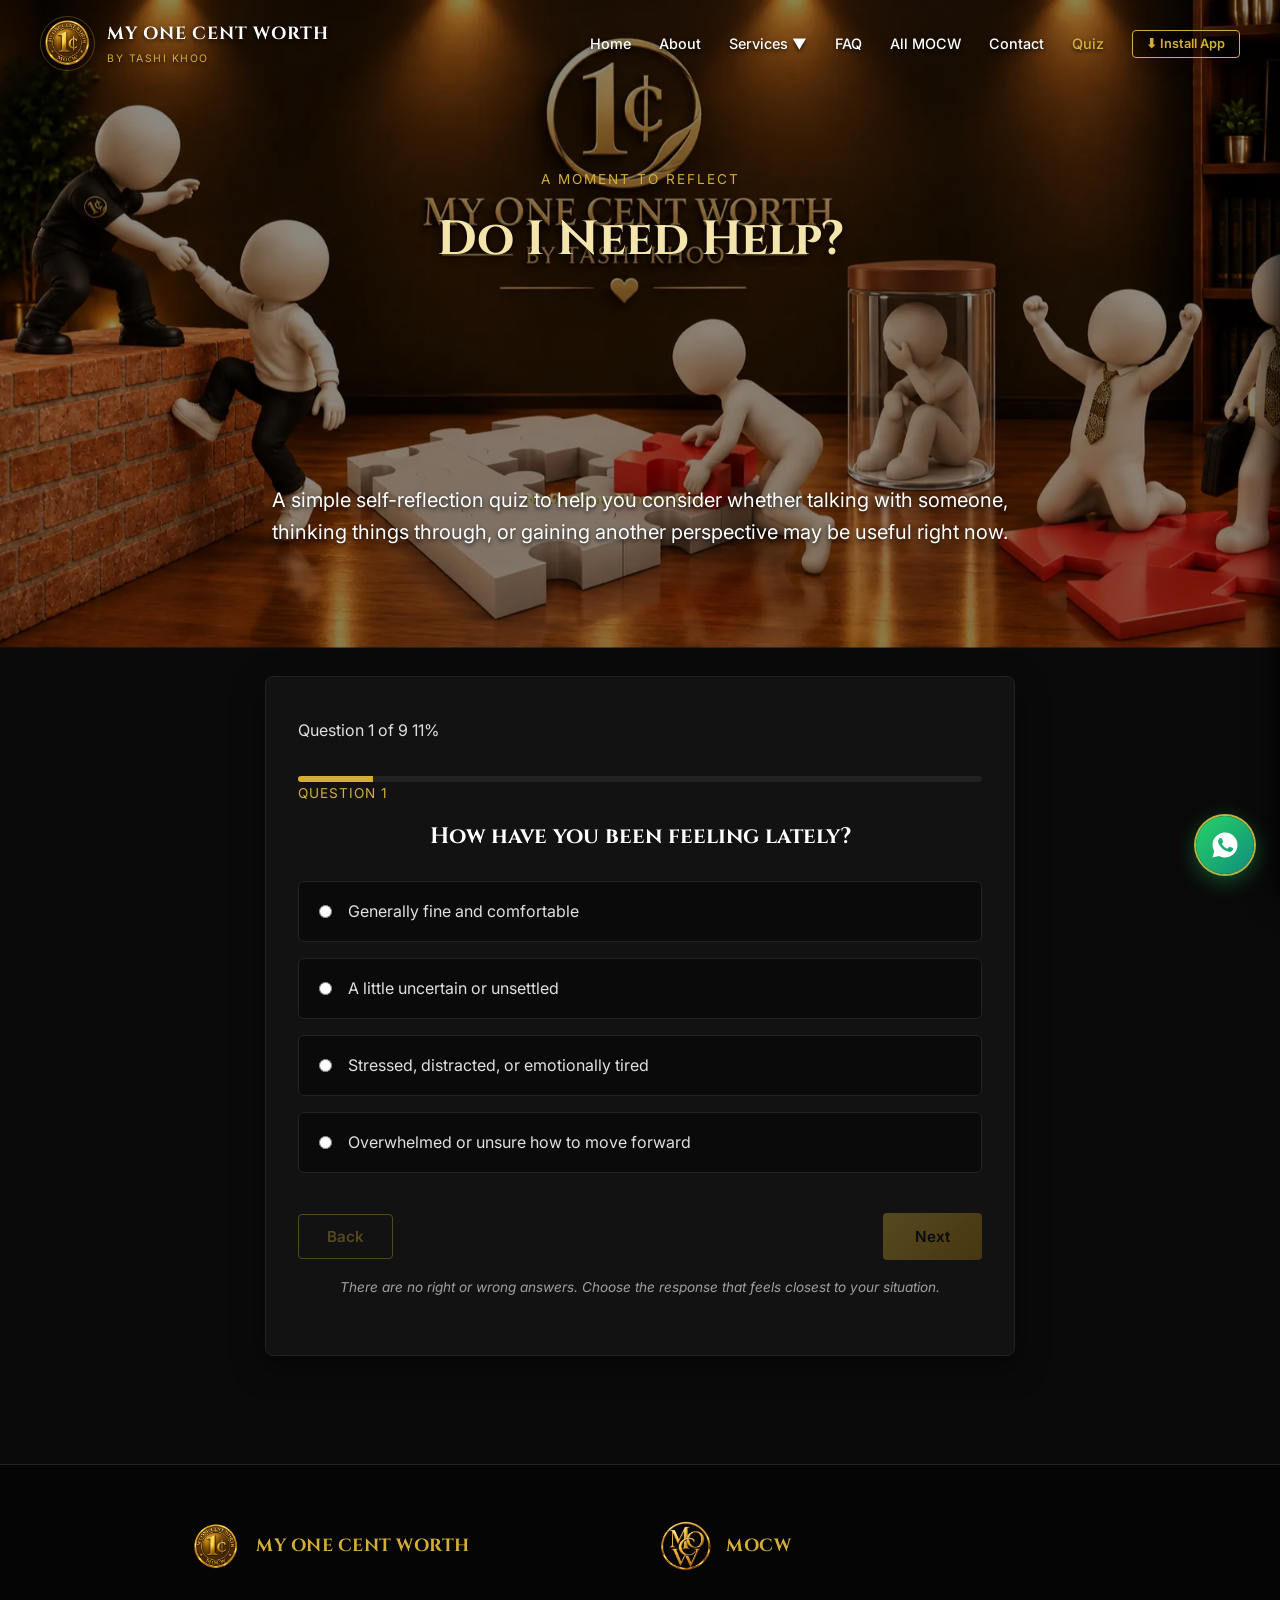
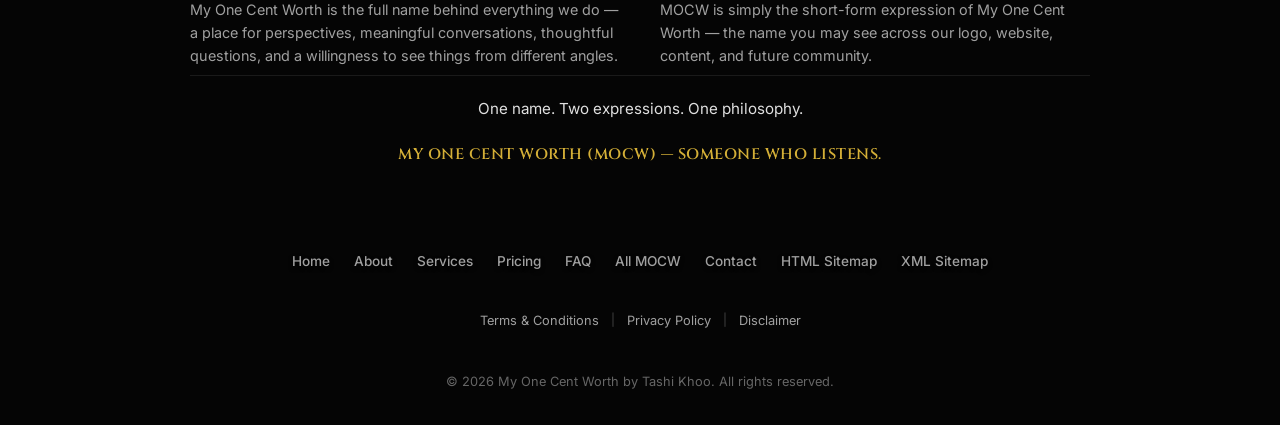
<file: quiz/do-i-need-help.html>
<!DOCTYPE html>
<html lang="en">
<head>
  <meta charset="UTF-8">
  <meta name="viewport" content="width=device-width, initial-scale=1.0">
  <title>Do I Need Help? | A Simple Self-Reflection Quiz | My One Cent Worth</title>
  <meta http-equiv="refresh" content="0; url=../quiz.html">
  <link rel="canonical" href="https://myonecentworth.com/quiz.html">
  <script>window.location.replace('../quiz.html');</script>
  <link rel="icon" type="image/png" sizes="32x32" href="../favicon/favicon-32x32.png">
  <link rel="icon" type="image/png" sizes="16x16" href="../favicon/favicon-16x16.png">
  <link rel="apple-touch-icon" sizes="180x180" href="../favicon/apple-touch-icon.png">
  <link rel="manifest" href="../manifest.webmanifest">
  <link rel="preconnect" href="https://fonts.googleapis.com">
  <link rel="preconnect" href="https://fonts.gstatic.com" crossorigin>
  <link href="https://fonts.googleapis.com/css2?family=Cinzel:wght@500;600;700&family=Inter:wght@300;400;500;600&display=swap" rel="stylesheet">
  <link rel="stylesheet" href="../mocw.css">
  <style>
    :root {
      --bg-color: #0A0A0A;
      --card-bg: #121212;
      --card-border: #292929;
      --text-gold: #D4AF37;
      --text-gold-light: #F3E5AB;
      --text-main: #E0E0E0;
      --text-muted: #A0A0A0;
      --accent-glow: rgba(212, 175, 55, 0.15);
      --font-heading: "Cinzel", serif;
      --font-body: "Inter", sans-serif;
      --max-width: 1200px;
    }
    * { box-sizing: border-box; }
    html { scroll-behavior: smooth; }
    body { margin: 0; background: var(--bg-color); color: var(--text-main); font-family: var(--font-body); line-height: 1.7; }
    a { color: inherit; text-decoration: none; }
    .container { width: min(92%, var(--max-width)); margin: 0 auto; }
    /* HEADER */,
    .main-header { position: fixed; top: 0; left: 0; width: 100%; z-index: 1000; height: 80px; padding: 0 1.5rem; background: linear-gradient(180deg, rgba(10,10,10,0.9) 0%, rgba(10,10,10,0.35) 70%, transparent 100%); transition: background 0.3s ease, height 0.3s ease, box-shadow 0.3s ease; }
    .main-header.scrolled { background: rgba(10,10,10,0.97); backdrop-filter: blur(14px); -webkit-backdrop-filter: blur(14px); border-bottom: 1px solid var(--card-border); box-shadow: 0 4px 28px rgba(0,0,0,0.7); height: 70px; }
    .nav-container { max-width: 1200px; margin: 0 auto; height: 100%; display: flex; align-items: center; justify-content: space-between; gap: 1rem; }
    .brand-logo { display: flex; align-items: center; gap: 0.75rem; text-decoration: none; flex-shrink: 0; }
    .coin-logo { object-fit: contain; max-height: 48px; width: auto; flex-shrink: 0; border-radius: 50%; }
    .brand-title { font-family: var(--font-heading); color: #ffffff; font-weight: 700; font-size: 1rem; letter-spacing: 1px; display: block; white-space: nowrap; text-shadow: 0 2px 4px rgba(0,0,0,0.8); }
    .brand-subtitle { font-family: var(--font-body); color: var(--text-gold); font-size: 0.6rem; letter-spacing: 1.5px; display: block; white-space: nowrap; text-shadow: 0 2px 4px rgba(0,0,0,0.8); }
    .nav-links { display: flex; list-style: none; gap: 1.25rem; align-items: center; margin: 0; padding: 0; flex-wrap: wrap; justify-content: center; }
    .nav-links a { color: #ffffff; text-decoration: none; font-size: 0.85rem; font-weight: 500; transition: color 0.2s ease; white-space: nowrap; text-shadow: 0 2px 4px rgba(0,0,0,0.8); }
    .nav-links a:hover, .nav-links a.active { color: var(--text-gold); }
    .dropdown { position: relative; }
    .dropdown-menu { display: none; position: absolute; top: 100%; left: 50%; transform: translateX(-50%); background-color: var(--card-bg); border: 1px solid var(--card-border); list-style: none; padding: 0.5rem 0; min-width: 160px; border-radius: 6px; box-shadow: 0 8px 20px rgba(0,0,0,0.6); z-index: 1001; }
    .dropdown:hover .dropdown-menu { display: block; }
    .dropdown-menu a { padding: 0.6rem 1rem; display: block; color: var(--text-main); text-align: center; text-shadow: none; }
    .btn-pwa-install { background: rgba(0,0,0,0.45); border: 1px solid var(--text-gold); color: var(--text-gold); padding: 0.32rem 0.85rem; border-radius: 20px; font-family: var(--font-body); font-size: 0.75rem; letter-spacing: 0.5px; display: none; align-items: center; gap: 0.35rem; cursor: pointer; transition: all 0.2s ease; backdrop-filter: blur(4px); white-space: nowrap; }
    .btn-pwa-install:hover { background: var(--text-gold); color: #000; }
    /* MOBILE */,
    .mobile-nav-toggle { display: none; background: none; border: none; cursor: pointer; padding: 6px; z-index: 1100; flex-direction: column; gap: 5px; }
    .hamburger-icon { width: 24px; height: 18px; display: flex; flex-direction: column; justify-content: space-between; }
    .hamburger-icon span { display: block; width: 100%; height: 2px; background: var(--text-gold-light); border-radius: 2px; transition: all 0.3s; }
    .mobile-nav-toggle.open .hamburger-icon span:nth-child(1) { transform: translateY(8px) rotate(45deg); }
    .mobile-nav-toggle.open .hamburger-icon span:nth-child(2) { opacity: 0; }
    .mobile-nav-toggle.open .hamburger-icon span:nth-child(3) { transform: translateY(-8px) rotate(-45deg); }
    .mobile-overlay { position: fixed; inset: 0; background: rgba(0,0,0,0.7); z-index: 1050; opacity: 0; visibility: hidden; transition: all 0.25s; }
    .mobile-overlay.open { opacity: 1; visibility: visible; }
    .mobile-drawer { position: fixed; top: 0; right: -100%; width: min(85%, 380px); height: 100vh; background: rgba(12,12,12,0.99); backdrop-filter: blur(20px); border-left: 1px solid var(--card-border); z-index: 1060; padding: 90px 32px 40px; display: flex; flex-direction: column; justify-content: space-between; transition: right 0.38s cubic-bezier(0.16,1,0.3,1); }
    .mobile-drawer.open { right: 0; box-shadow: -20px 0 60px rgba(0,0,0,0.9); }
    .mobile-nav-links { list-style: none; display: flex; flex-direction: column; gap: 6px; }
    .mobile-nav-links a { font-family: var(--font-heading); font-size: 1.45rem; color: var(--text-muted); display: block; padding: 10px 0; border-bottom: 1px solid rgba(255,255,255,0.05); transition: all 0.2s; }
    .mobile-nav-links a:hover, .mobile-nav-links a.active { color: var(--text-gold); padding-left: 8px; border-bottom-color: rgba(212,175,55,0.25); }
    .mobile-drawer-footer { border-top: 1px solid var(--card-border); padding-top: 24px; }
    .drawer-tagline { font-size: 0.72rem; letter-spacing: 2.5px; color: var(--text-gold); text-transform: uppercase; margin-bottom: 4px; }
    .drawer-aphorism { font-family: var(--font-heading); font-style: italic; color: var(--text-muted); font-size: 0.95rem; margin-bottom: 20px; }
    .btn-wa-drawer { display: flex; align-items: center; justify-content: center; gap: 10px; width: 100%; padding: 15px; background: linear-gradient(135deg, #25D366, #128C7E); color: #fff; font-family: var(--font-body); font-weight: 600; font-size: 0.88rem; border-radius: 4px; box-shadow: 0 4px 18px rgba(37,211,102,0.35); transition: filter 0.2s; }
    .btn-wa-drawer:hover { filter: brightness(1.1); }
    /* HERO */,
    .hero { position: relative; display: flex; flex-direction: column; justify-content: space-between; align-items: stretch; text-align: center; min-height: 72vh; background: url('../images/do-i-need-help.webp') center center / cover no-repeat; }
    .hero-overlay { position: absolute; inset: 0; background: rgba(0,0,0,0.55); z-index: 0; }
    .hero-top { position: relative; z-index: 1; padding: calc(80px + 3rem) 1.5rem 1.5rem; text-align: center; }
    .hero-bottom { position: relative; z-index: 1; width: 100%; max-width: 700px; margin: 0 auto; padding: 1.5rem 1.5rem 3rem; text-align: center; }
    .hero-bottom p { color: var(--text-main); text-shadow: 0 1px 4px rgba(0,0,0,0.9); }
    .eyebrow { color: var(--text-gold); font-size: 0.75rem; letter-spacing: 3px; text-transform: uppercase; margin-bottom: 18px; text-shadow: 0 2px 4px rgba(0,0,0,0.8); }
    h1, h2, h3 { font-family: var(--font-heading); font-weight: 600; line-height: 1.35; }
    h1 { color: var(--text-gold-light); font-size: clamp(2rem, 5vw, 3.5rem); margin: 0 auto 22px; max-width: 850px; }
    .hero p { color: var(--text-muted); max-width: 720px; margin: 0 auto; font-size: 1rem; }
    /* QUIZ */,
    .quiz-section { padding: 3rem 0 5.5rem; min-height: 65vh; }
    .quiz-card { width: min(100%, 760px); margin: 0 auto; background: linear-gradient(145deg, #151515, #101010); border: 1px solid var(--card-border); border-radius: 8px; padding: clamp(24px, 5vw, 48px); box-shadow: 0 0 45px rgba(0,0,0,0.35); }
    .progress-top { display: flex; justify-content: space-between; gap: 20px; color: var(--text-muted); font-size: 0.8rem; margin-bottom: 12px; }
    .progress-track { width: 100%; height: 5px; background: #292929; border-radius: 10px; overflow: hidden; margin-bottom: 38px; }
    .progress-fill { width: 11.11%; height: 100%; background: var(--text-gold); transition: width 0.3s ease; }
    .question-number { color: var(--text-gold); font-size: 0.78rem; letter-spacing: 2px; text-transform: uppercase; margin-bottom: 12px; }
    .question-title { color: var(--text-gold-light); font-size: clamp(1.35rem, 3vw, 2rem); margin: 0 0 28px; }
    .answers { display: grid; gap: 12px; }
    .answer-option { position: relative; display: block; border: 1px solid #333; border-radius: 5px; padding: 15px 18px; cursor: pointer; color: var(--text-main); transition: border-color 0.2s ease, background 0.2s ease; }
    .answer-option:hover { border-color: var(--text-gold); background: rgba(212,175,55,0.05); }
    .answer-option input { position: absolute; opacity: 0; pointer-events: none; }
    .answer-option.selected { border-color: var(--text-gold); background: var(--accent-glow); color: var(--text-gold-light); }
    .answer-option:focus-within { outline: 2px solid var(--text-gold); outline-offset: 3px; }
    .quiz-actions { display: flex; justify-content: space-between; gap: 15px; margin-top: 35px; }
    button, .btn { border: 1px solid var(--text-gold); border-radius: 3px; padding: 13px 24px; font-family: var(--font-body); font-size: 0.8rem; letter-spacing: 1.5px; text-transform: uppercase; cursor: pointer; transition: all 0.2s ease; }
    .btn-gold { background: linear-gradient(135deg, #D4AF37, #AA7C11); color: #000; font-weight: 600; }
    .btn-gold:hover { filter: brightness(1.12); }
    .btn-outline { background: transparent; color: var(--text-gold); }
    .btn-outline:hover { background: var(--accent-glow); }
    button:disabled { opacity: 0.35; cursor: not-allowed; }
    .hidden { display: none !important; }
    .intro-note { margin-top: 28px; color: var(--text-muted); font-size: 0.82rem; text-align: center; }
    .result-card { text-align: center; }
    .result-label { color: var(--text-gold); letter-spacing: 3px; font-size: 0.78rem; text-transform: uppercase; margin-bottom: 18px; }
    .result-title { color: var(--text-gold-light); font-size: clamp(1.7rem, 4vw, 2.5rem); margin: 0 0 22px; }
    .result-text { color: var(--text-main); max-width: 610px; margin: 0 auto 24px; }
    .result-guidance { color: var(--text-muted); font-size: 0.9rem; max-width: 610px; margin: 0 auto 30px; }
    .result-actions { display: flex; justify-content: center; flex-wrap: wrap; gap: 14px; }
    .disclaimer { margin-top: 35px; padding-top: 25px; border-top: 1px solid var(--card-border); color: var(--text-muted); font-size: 0.78rem; text-align: left; }
    /* FOOTER */,
    .main-footer { background-color: #050505; border-top: 1px solid #292929; padding: 4rem 1.5rem 2.5rem; margin-top: 0; }
    .footer-container { max-width: var(--max-width); margin: 0 auto; display: flex; flex-direction: column; align-items: center; gap: 2rem; }
    .footer-brand-story { max-width: 1200px; margin: 0 auto; display: flex; flex-direction: column; gap: 2rem; align-items: center; width: 100%; }
    .footer-brand-grid { display: flex; flex-direction: column; gap: 2rem; width: 100%; justify-content: center; }
    .brand-item { display: flex; flex-direction: column; align-items: center; gap: 0.75rem; flex: 1; text-align: center; }
    .brand-item-header { display: flex; align-items: center; justify-content: center; gap: 0.75rem; }
    .footer-logo-img { width: 42px; height: 42px; object-fit: contain; flex-shrink: 0; border-radius: 50%; }
    .brand-item-title { font-family: var(--font-heading); color: var(--text-gold); font-size: 1.1rem; font-weight: 700; letter-spacing: 0.5px; }
    .brand-item-desc { color: var(--text-muted); font-size: 0.9rem; line-height: 1.6; margin: 0; max-width: 500px; }
    .brand-summary-text { border-top: 1px solid #1a1a1a; padding-top: 1.25rem; margin-top: 0.5rem; width: 100%; }
    .brand-summary-text p { color: var(--text-main); font-size: 0.95rem; margin-bottom: 0.4rem; }
    .brand-tagline { color: var(--text-gold) !important; font-weight: 600; font-family: var(--font-heading); letter-spacing: 0.5px; }
    .footer-links { display: flex; flex-wrap: wrap; justify-content: center; gap: 1.5rem; list-style: none; padding: 0; margin: 0; }
    .footer-links a { color: var(--text-muted); font-size: 0.85rem; transition: color 0.2s ease; }
    .footer-links a:hover { color: var(--text-gold); }
    .copyright-text { color: #666666; font-size: 0.8rem; margin-top: 0.5rem; }
    /* WHATSAPP FAB */,
    .whatsapp-fab { position: fixed; bottom: 26px; right: 26px; z-index: 9000; display: flex; align-items: center; gap: 10px; }
    .whatsapp-tooltip { background: var(--card-bg); border: 1px solid rgba(212,175,55,0.4); color: var(--text-main); font-size: 0.8rem; padding: 7px 13px; border-radius: 20px; white-space: nowrap; opacity: 0; transform: translateX(8px); pointer-events: none; transition: all 0.3s; box-shadow: 0 8px 22px rgba(0,0,0,0.5); }
    .whatsapp-fab:hover .whatsapp-tooltip { opacity: 1; transform: translateX(0); }
    .whatsapp-fab-btn { width: 58px; height: 58px; border-radius: 50%; background: linear-gradient(135deg, #25D366 0%, #128C7E 100%); display: flex; align-items: center; justify-content: center; box-shadow: 0 6px 22px rgba(37,211,102,0.4), 0 0 0 2px var(--text-gold); transition: transform 0.3s cubic-bezier(0.175,0.885,0.32,1.275); }
    .whatsapp-fab-btn:hover { transform: scale(1.1); }
    .whatsapp-fab-btn svg { width: 30px; height: 30px; fill: #fff; }
    @media (max-width: 900px) { .nav-links, .btn-pwa-install { display: none !important; } .mobile-nav-toggle { display: flex; } }
    @media (min-width: 901px) { .mobile-nav-toggle { display: none; } }
    @media (min-width: 680px) { .footer-brand-grid { flex-direction: row !important; align-items: flex-start !important; gap: 3rem !important; } .brand-item { align-items: flex-start !important; text-align: left !important; } .brand-item-header { justify-content: flex-start !important; } }
    @media (max-width: 520px) { .quiz-actions { flex-direction: column-reverse; } .quiz-actions button { width: 100%; } }
  </style>
</head>
<body>
  <!-- MAIN HEADER NAVIGATION -->
  <header class="main-header" id="mainHeader">
    <div class="nav-container">
      <a href="../index.html" class="brand-logo" aria-label="My One Cent Worth Home">
        <img src="../images/my-one-cent-worth-logo.webp" alt="My One Cent Worth Coin Logo" class="coin-logo">
        <div class="logo-text">
          <span class="brand-title">MY ONE CENT WORTH</span>
          <span class="brand-subtitle">BY TASHI KHOO</span>
        </div>
      </a>
      <ul class="nav-links" role="navigation" aria-label="Main navigation">
        <li><a href="../index.html">Home</a></li>
        <li><a href="../about.html">About</a></li>
        <li class="dropdown">
          <a href="../services.html">Services &#9660;</a>
          <ul class="dropdown-menu">
            <li><a href="../services.html">All Services</a></li>
            <li><a href="../pricing.html">Pricing</a></li>
          </ul>
        </li>
        <li><a href="../faq.html">FAQ</a></li>
        <li><a href="https://myonecentworth.com/blog">All MOCW</a></li>
        <li><a href="../contact.html">Contact</a></li>
        <li><a href="../quiz.html" class="active">Quiz</a></li>
        <li><button id="pwa-install-btn" class="btn-pwa-install" aria-label="Install MOCW as an app">&#11015; Install App</button></li>
      </ul>
      <button class="mobile-nav-toggle" id="mobileNavToggle" aria-label="Toggle navigation menu" aria-expanded="false">
        <div class="hamburger-icon"><span></span><span></span><span></span></div>
      </button>
    </div>
  </header>
  <!-- MOBILE DRAWER -->
  <div class="mobile-overlay" id="mobileOverlay" aria-hidden="true"></div>
  <aside class="mobile-drawer" id="mobileDrawer" aria-label="Mobile navigation">
    <div>
      <div class="logo-text" style="margin-bottom:32px;">
        <span class="brand-title" style="font-size:1.2rem;">MY ONE CENT WORTH</span>
        <span class="brand-subtitle" style="margin-top:3px;">MOCW &#8226; Someone Who Listens</span>
      </div>
      <ul class="mobile-nav-links">
        <li><a href="../index.html">Home</a></li>
        <li><a href="../about.html">About</a></li>
        <li><a href="../services.html">Services</a></li>
        <li><a href="../pricing.html">Pricing</a></li>
        <li><a href="../faq.html">FAQ</a></li>
        <li><a href="https://myonecentworth.com/blog">All MOCW</a></li>
        <li><a href="../contact.html">Contact</a></li>
        <li><a href="../quiz.html" class="active">Quiz</a></li>
      </ul>
    </div>
    <div class="mobile-drawer-footer">
      <p class="drawer-tagline">LISTEN &#8226; THINK &#8226; GROW</p>
      <p class="drawer-aphorism">"Nothing is absolute."</p>
      <a href="https://wa.me/6583186776?text=Hello%2C%20Tashi.%20I%20want%20more%20info%20about%20the%20services." target="_blank" rel="noopener noreferrer" class="btn-wa-drawer">
        <svg width="18" height="18" viewBox="0 0 24 24" fill="currentColor"><path d="M12.012 2c-5.506 0-9.989 4.478-9.99 9.984a9.964 9.964 0 001.333 4.993L2 22l5.233-1.237a9.96 9.96 0 004.779 1.221h.004c5.505 0 9.988-4.478 9.989-9.984 0-2.669-1.038-5.176-2.925-7.062A9.925 9.925 0 0012.012 2zm5.834 14.164c-.247.692-1.246 1.34-1.722 1.408-.475.067-1.077.106-3.483-.889-2.946-1.218-4.836-4.225-4.984-4.423-.148-.198-1.201-1.6-1.201-3.05 0-1.45.762-2.164 1.033-2.457.271-.293.593-.367.791-.367.198 0 .396.002.569.01.184.009.432-.07.676.516.247.593.841 2.054.915 2.203.074.148.124.321.025.516-.099.198-.148.321-.297.495-.148.173-.312.387-.446.521-.148.148-.302.309-.13.605.173.296.767 1.267 1.648 2.05 1.134 1.008 2.091 1.32 2.388 1.468.297.148.47.124.643-.074.173-.198.742-.865.94-1.162.198-.297.396-.247.668-.148.272.099 1.73.816 2.027.964.297.148.495.222.569.346.074.124.074.717-.173 1.409z"/></svg>
        WhatsApp Tashi (+65 8318 6776)
      </a>
    </div>
  </aside>
  <main>
    <!-- HERO SECTION -->
    <section class="hero">
      <div class="hero-overlay"></div>
      <div class="hero-top">
        <div class="eyebrow">A Moment To Reflect</div>
        <h1 style="font-size: clamp(1.8rem, 5vw, 3rem); color: var(--text-gold-light); text-shadow: 0 2px 10px rgba(0,0,0,0.8); margin-bottom: 0;">Do I Need Help?</h1>
      </div>
      <div class="hero-bottom">
        <p>A simple self-reflection quiz to help you consider whether talking with someone, thinking things through, or gaining another perspective may be useful right now.</p>
      </div>
    </section>
    <section class="quiz-section">
      <div class="container">
        <div class="quiz-card">
          <div id="quiz-panel">
            <div class="progress-top">
              <span id="progress-text">Question 1 of 9</span>
              <span id="progress-percent">11%</span>
            </div>
            <div class="progress-track" aria-hidden="true">
              <div class="progress-fill" id="progress-fill"></div>
            </div>
            <div class="question-number" id="question-number">Question 1</div>
            <h2 class="question-title" id="question-title">How have you been feeling lately?</h2>
            <div class="answers" id="answers"></div>
            <div class="quiz-actions">
              <button type="button" class="btn btn-outline" id="back-button">Back</button>
              <button type="button" class="btn btn-gold" id="next-button" disabled>Next</button>
            </div>
            <p class="intro-note">There are no right or wrong answers. Choose the response that feels closest to your situation.</p>
          </div>
          <div id="result-panel" class="result-card hidden">
            <div class="result-label">Your Reflection</div>
            <h2 class="result-title" id="result-title"></h2>
            <p class="result-text" id="result-text"></p>
            <p class="result-guidance" id="result-guidance"></p>
            <div class="result-actions">
              <a href="../services.html" class="btn btn-gold">Explore MOCW Services</a>
              <a href="https://wa.me/6583186776?text=Hello%2C%20Tashi.%20I%20would%20like%20to%20know%20more%20about%20MOCW." class="btn btn-outline" target="_blank" rel="noopener">Speak With Tashi</a>
            </div>
            <div class="disclaimer">
              <strong>Please remember:</strong> This quiz is a personal reflection tool, not a medical, psychological, or diagnostic assessment. MOCW is not therapy, counselling, medical care, crisis support, or emergency assistance. If you are in immediate danger or need urgent help, please contact the appropriate emergency service or qualified professional.
            </div>
            <button type="button" class="btn btn-outline" id="restart-button" style="margin-top: 28px;">Start Again</button>
          </div>
        </div>
      </div>
    </section>
  </main>
  <!-- FOOTER SECTION -->
  <footer class="main-footer">
    <div class="footer-container">
      <div class="footer-brand-story">
        <div class="footer-brand-grid">
          <div class="brand-item">
            <div class="brand-item-header">
              <img src="../images/my-one-cent-worth-logo.webp" alt="My One Cent Worth Logo" class="footer-logo-img">
              <span class="brand-item-title">MY ONE CENT WORTH</span>
            </div>
            <p class="brand-item-desc">My One Cent Worth is the full name behind everything we do &mdash; a place for perspectives, meaningful conversations, thoughtful questions, and a willingness to see things from different angles.</p>
          </div>
          <div class="brand-item">
            <div class="brand-item-header">
              <img src="../images/mocw-monogram-logo.webp" alt="MOCW Monogram Logo" class="footer-logo-img">
              <span class="brand-item-title">MOCW</span>
            </div>
            <p class="brand-item-desc">MOCW is simply the short-form expression of My One Cent Worth &mdash; the name you may see across our logo, website, content, and future community.</p>
          </div>
        </div>
        <div class="brand-summary-text">
          <p>One name. Two expressions. One philosophy.</p>
          <p class="brand-tagline">MY ONE CENT WORTH (MOCW) &mdash; SOMEONE WHO LISTENS.</p>
        </div>
      </div>
            <nav aria-label="Footer navigation">
        <ul class="footer-links">
          <li><a href="../index.html">Home</a></li>
          <li><a href="../about.html">About</a></li>
          <li><a href="../services.html">Services</a></li>
          <li><a href="../pricing.html">Pricing</a></li>
          <li><a href="../faq.html">FAQ</a></li>
          <li><a href="https://myonecentworth.com/blog">All MOCW</a></li>
          <li><a href="../contact.html">Contact</a></li>
          <li><a href="../sitemap.html">HTML Sitemap</a></li>
          <li><a href="../sitemap.xml" target="_blank" rel="noopener">XML Sitemap</a></li>
        </ul>
      </nav>
      <p class="copyright-text">&copy; 2026 My One Cent Worth by Tashi Khoo. All rights reserved.</p>
    </div>
  </footer>
  <!-- WHATSAPP FAB -->
  <div class="whatsapp-fab" aria-label="Chat with Tashi on WhatsApp">
    <div class="whatsapp-tooltip">Chat with Tashi on WhatsApp</div>
    <a href="https://wa.me/6583186776?text=Hello%2C%20Tashi.%20I%20want%20more%20info%20about%20the%20services." class="whatsapp-fab-btn" target="_blank" rel="noopener noreferrer" aria-label="Open WhatsApp chat with Tashi Khoo">
      <svg viewBox="0 0 24 24" xmlns="http://www.w3.org/2000/svg"><path d="M12.012 2c-5.506 0-9.989 4.478-9.99 9.984a9.964 9.964 0 001.333 4.993L2 22l5.233-1.237a9.96 9.96 0 004.779 1.221h.004c5.505 0 9.988-4.478 9.989-9.984 0-2.669-1.038-5.176-2.925-7.062A9.925 9.925 0 0012.012 2zm5.834 14.164c-.247.692-1.246 1.34-1.722 1.408-.475.067-1.077.106-3.483-.889-2.946-1.218-4.836-4.225-4.984-4.423-.148-.198-1.201-1.6-1.201-3.05 0-1.45.762-2.164 1.033-2.457.271-.293.593-.367.791-.367.198 0 .396.002.569.01.184.009.432-.07.676.516.247.593.841 2.054.915 2.203.074.148.124.321.025.516-.099.198-.148.321-.297.495-.148.173-.312.387-.446.521-.148.148-.302.309-.13.605.173.296.767 1.267 1.648 2.05 1.134 1.008 2.091 1.32 2.388 1.468.297.148.47.124.643-.074.173-.198.742-.865.94-1.162.198-.297.396-.247.668-.148.272.099 1.73.816 2.027.964.297.148.495.222.569.346.074.124.074.717-.173 1.409z"/></svg>
    </a>
  </div>
  <script>
    var mainHeader = document.getElementById('mainHeader');
    window.addEventListener('scroll', function() { mainHeader.classList.toggle('scrolled', window.scrollY > 60); }, { passive: true });
    var mobileNavToggle = document.getElementById('mobileNavToggle');
    var mobileDrawer    = document.getElementById('mobileDrawer');
    var mobileOverlay   = document.getElementById('mobileOverlay');
    function openDrawer() { mobileDrawer.classList.add('open'); mobileOverlay.classList.add('open'); mobileNavToggle.classList.add('open'); mobileNavToggle.setAttribute('aria-expanded', 'true'); document.body.style.overflow = 'hidden'; }
    function closeDrawer() { mobileDrawer.classList.remove('open'); mobileOverlay.classList.remove('open'); mobileNavToggle.classList.remove('open'); mobileNavToggle.setAttribute('aria-expanded', 'false'); document.body.style.overflow = ''; }
    mobileNavToggle.addEventListener('click', function() { mobileDrawer.classList.contains('open') ? closeDrawer() : openDrawer(); });
    mobileOverlay.addEventListener('click', closeDrawer);
    document.querySelectorAll('.mobile-nav-links a').forEach(function(a) { a.addEventListener('click', closeDrawer); });
    const questions = [
      { question: "How have you been feeling lately?", answers: [{ text: "Generally fine and comfortable", score: 0 }, { text: "A little uncertain or unsettled", score: 1 }, { text: "Stressed, distracted, or emotionally tired", score: 2 }, { text: "Overwhelmed or unsure how to move forward", score: 3 }] },
      { question: "Is there something you keep thinking about but have not resolved?", answers: [{ text: "No, not really", score: 0 }, { text: "There may be one small thing", score: 1 }, { text: "Yes, it keeps coming back to my mind", score: 2 }, { text: "Yes, it is difficult to switch off from it", score: 3 }] },
      { question: "Are you facing a difficult decision or situation?", answers: [{ text: "No, I am not facing one currently", score: 0 }, { text: "Possibly, but it is not urgent", score: 1 }, { text: "Yes, and I am unsure what to choose", score: 2 }, { text: "Yes, and I feel stuck or pressured", score: 3 }] },
      { question: "Would another perspective help you see things more clearly?", answers: [{ text: "Probably not at this time", score: 0 }, { text: "It might be interesting", score: 1 }, { text: "Yes, I think it could help", score: 2 }, { text: "Yes, I really need to see things differently", score: 3 }] },
      { question: "Do you often keep your thoughts or worries to yourself?", answers: [{ text: "No, I have people I can talk with", score: 0 }, { text: "Sometimes", score: 1 }, { text: "Often, because I do not want to burden others", score: 2 }, { text: "Nearly always, because I do not feel understood", score: 3 }] },
      { question: "Would it help to talk with someone outside your usual circle?", answers: [{ text: "Not at the moment", score: 0 }, { text: "Perhaps, depending on the situation", score: 1 }, { text: "Yes, an outside viewpoint may be useful", score: 2 }, { text: "Yes, I would appreciate a calm and private conversation", score: 3 }] },
      { question: "What would be most useful to you right now?", answers: [{ text: "Simply exploring ideas", score: 0 }, { text: "Having someone listen", score: 1 }, { text: "Talking through a situation", score: 2 }, { text: "Receiving another perspective on something important", score: 3 }] },
      { question: "Are you open to considering a different way of looking at things?", answers: [{ text: "I am comfortable with my current view", score: 0 }, { text: "I am curious about other possibilities", score: 1 }, { text: "Yes, I would like to understand other viewpoints", score: 2 }, { text: "Yes, I am ready to question and reconsider things", score: 3 }] },
      { question: "After answering these questions, what feels closest to your situation?", answers: [{ text: "I was simply curious", score: 0 }, { text: "I may benefit from reflecting a little more", score: 1 }, { text: "I think talking things through could help", score: 2 }, { text: "I would like someone to listen and help me see things clearly", score: 3 }] }
    ];
    let currentQuestion = 0;
    let answers = new Array(questions.length).fill(null);
    const progressText    = document.getElementById("progress-text");
    const progressPercent = document.getElementById("progress-percent");
    const progressFill    = document.getElementById("progress-fill");
    const questionNumber  = document.getElementById("question-number");
    const questionTitle   = document.getElementById("question-title");
    const answersContainer = document.getElementById("answers");
    const backButton      = document.getElementById("back-button");
    const nextButton      = document.getElementById("next-button");
    const quizPanel       = document.getElementById("quiz-panel");
    const resultPanel     = document.getElementById("result-panel");
    const resultTitle     = document.getElementById("result-title");
    const resultText      = document.getElementById("result-text");
    const resultGuidance  = document.getElementById("result-guidance");
    const restartButton   = document.getElementById("restart-button");
    function renderQuestion() {
      const question = questions[currentQuestion];
      const selectedAnswer = answers[currentQuestion];
      const number = currentQuestion + 1;
      const percent = Math.round((number / questions.length) * 100);
      progressText.textContent = `Question ${number} of ${questions.length}`;
      progressPercent.textContent = `${percent}%`;
      progressFill.style.width = `${percent}%`;
      questionNumber.textContent = `Question ${number}`;
      questionTitle.textContent = question.question;
      answersContainer.innerHTML = "";
      question.answers.forEach((answer, index) => {
        const label = document.createElement("label");
        label.className = "answer-option";
        if (selectedAnswer === index) label.classList.add("selected");
        const input = document.createElement("input");
        input.type = "radio";
        input.name = "quiz-answer";
        input.value = index;
        input.checked = selectedAnswer === index;
        input.addEventListener("change", () => {
          answers[currentQuestion] = index;
          document.querySelectorAll(".answer-option").forEach(o => o.classList.remove("selected"));
          label.classList.add("selected");
          nextButton.disabled = false;
        });
        label.appendChild(input);
        label.appendChild(document.createTextNode(answer.text));
        answersContainer.appendChild(label);
      });
      backButton.disabled = currentQuestion === 0;
      nextButton.disabled = selectedAnswer === null;
      nextButton.textContent = currentQuestion === questions.length - 1 ? "See My Result" : "Next";
    }
    function showResult() {
      const totalScore = answers.reduce((total, answerIndex, qi) => total + questions[qi].answers[answerIndex].score, 0);
      let title, text, guidance;
      if (totalScore <= 7) {
        title = "You May Simply Be Checking In";
        text = "Your answers suggest that you may not need additional support right now. You may simply be curious, reflective, or interested in understanding yourself better.";
        guidance = "There is nothing you need to do. You are welcome to explore MOCW whenever you feel it may be useful.";
      } else if (totalScore <= 14) {
        title = "A Little Reflection May Be Useful";
        text = "Your answers suggest that there may be something worth giving more attention to. It may help to slow down, put your thoughts into words, or consider another viewpoint.";
        guidance = "You may wish to write your thoughts down, speak with someone you trust, or explore a conversation with MOCW if that feels appropriate.";
      } else if (totalScore <= 20) {
        title = "Another Perspective May Help";
        text = "Your answers suggest that talking things through could be useful. You may be carrying questions, decisions, or thoughts that would feel clearer with a calm outside perspective.";
        guidance = "If you would like, you can explore MOCW Services and decide whether a meaningful conversation may be helpful.";
      } else {
        title = "It May Be Worth Talking With Someone";
        text = "Your answers suggest that you may appreciate having someone listen carefully and help you look at your situation from another angle.";
        guidance = "There is no pressure or obligation to book a service. You may explore MOCW at your own pace and decide what feels right for you.";
      }
      resultTitle.textContent = title;
      resultText.textContent = text;
      resultGuidance.textContent = guidance;
      quizPanel.classList.add("hidden");
      resultPanel.classList.remove("hidden");
      progressText.textContent = "Reflection complete";
      progressPercent.textContent = "100%";
      progressFill.style.width = "100%";
    }
    nextButton.addEventListener("click", () => {
      if (answers[currentQuestion] === null) return;
      if (currentQuestion === questions.length - 1) { showResult(); return; }
      currentQuestion++;
      renderQuestion();
    });
    backButton.addEventListener("click", () => {
      if (currentQuestion === 0) return;
      currentQuestion--;
      renderQuestion();
    });
    restartButton.addEventListener("click", () => {
      currentQuestion = 0;
      answers = new Array(questions.length).fill(null);
      resultPanel.classList.add("hidden");
      quizPanel.classList.remove("hidden");
      renderQuestion();
    });
    renderQuestion();
    let deferredPrompt;
    const installBtn = document.getElementById('pwa-install-btn');
    if ('serviceWorker' in navigator) {
      window.addEventListener('load', () => {
        navigator.serviceWorker.register('../sw.js')
          .then(reg => console.log('MOCW Service Worker registered successfully.'))
          .catch(err => console.error('Service Worker registration failed:', err));
      });
    }
    window.addEventListener('beforeinstallprompt', (e) => {
      e.preventDefault();
      deferredPrompt = e;
      if (installBtn) installBtn.style.display = 'inline-flex';
    });
    if (installBtn) {
      installBtn.addEventListener('click', () => {
        if (deferredPrompt) {
          deferredPrompt.prompt();
          deferredPrompt.userChoice.then((choiceResult) => {
            if (choiceResult.outcome === 'accepted') installBtn.style.display = 'none';
            deferredPrompt = null;
          });
        }
      });
    }
  </script>
</body>
</html>
</file>
<file: mocw.css>
/* ==========================================================================
   MY ONE CENT WORTH (MOCW) - CENTRALIZED GLOBAL STYLESHEET
   ========================================================================== */

/* ==========================================================================
   1. GLOBAL RESET, VARIABLES & DESIGN TOKENS
   ========================================================================== */
:root {
    --bg-color: #0A0A0A;
    --card-bg: #121212;
    --card-border: #222222;
    --text-gold: #D4AF37;
    --text-gold-light: #F3E5AB;
    --gold-primary: #D4AF37;
    --gold-hover: #E5C158;
    --gold-subtle: rgba(212, 175, 55, 0.15);
    --text-main: #E0E0E0;
    --text-muted: #A0A0A0;
    --accent-glow: rgba(212, 175, 55, 0.15);
    --input-bg: #1A1A1A;
    --font-heading: 'Cinzel', serif;
    --font-body: 'Inter', sans-serif;
    --max-width: 1200px;
}

* {
    box-sizing: border-box;
    margin: 0;
    padding: 0;
}

html {
    scroll-behavior: smooth;
}

body {
    background-color: var(--bg-color);
    color: var(--text-main);
    font-family: var(--font-body);
    line-height: 1.7;
    -webkit-font-smoothing: antialiased;
}

a {
    color: inherit;
    text-decoration: none;
}

img {
    max-width: 100%;
    height: auto;
    display: block;
    border-radius: 8px;
}

h1, h2, h3, h4, h5, h6 {
    font-family: var(--font-heading);
    color: var(--text-gold-light);
}

/* ==========================================================================
   2. SHARED LAYOUT, CONTAINERS & UTILITIES
   ========================================================================== */
.container {
    max-width: var(--max-width);
    margin: 0 auto;
    padding: 0 1.5rem;
}

.gold-text {
    color: var(--text-gold);
}

.gold-highlight {
    color: var(--text-gold);
}

.italic-text {
    font-style: italic;
}

/* Primary Section Headings - Globally Centered */
section h2,
section h3,
.section-title,
.section-header h2,
.section-header h3,
.section-heading h2,
.why-started-heading h2,
.final-cta h2 {
    text-align: center;
}

.section-header {
    text-align: center;
    margin-bottom: 3rem;
}

.section-header h2 {
    font-size: 2.2rem;
    margin-bottom: 0.75rem;
}

.section-header p {
    color: var(--text-muted);
    max-width: 600px;
    margin: 0 auto;
}

.grid-2 {
    display: grid;
    grid-template-columns: repeat(auto-fit, minmax(320px, 1fr));
    gap: 2rem;
}

.grid-3 {
    display: grid;
    grid-template-columns: repeat(auto-fit, minmax(300px, 1fr));
    gap: 2rem;
}

.hidden {
    display: none !important;
}

/* ==========================================================================
   3. SHARED BUTTONS & CALLS TO ACTION
   ========================================================================== */
.btn {
    display: inline-block;
    padding: 0.75rem 1.75rem;
    border-radius: 4px;
    font-weight: 600;
    font-size: 0.95rem;
    text-align: center;
    cursor: pointer;
    transition: all 0.3s ease;
    text-decoration: none;
    border: none;
    font-family: var(--font-body);
}

.btn:hover {
    background: var(--gold-hover);
    color: #000;
}

.btn-gold {
    display: inline-block;
    background: linear-gradient(135deg, #D4AF37 0%, #AA7C11 100%);
    color: #000;
    padding: 0.85rem 2rem;
    border-radius: 4px;
    font-weight: 600;
    cursor: pointer;
    transition: all 0.3s ease;
    text-decoration: none;
    border: none;
}

.btn-gold:hover {
    background: linear-gradient(135deg, #F3E5AB 0%, #D4AF37 100%);
    box-shadow: 0 0 15px var(--accent-glow);
    transform: translateY(-2px);
    color: #000;
}

.btn-outline {
    background: transparent;
    border: 1px solid var(--text-gold);
    color: var(--text-gold);
}

.btn-outline:hover {
    background: var(--accent-glow);
    color: var(--text-gold-light);
    border-color: var(--text-gold-light);
}

button:disabled {
    opacity: 0.35;
    cursor: not-allowed;
}

.final-cta {
    background-color: var(--card-bg);
    border: 1px solid var(--card-border);
    padding: 3rem 1.5rem;
    border-radius: 12px;
    text-align: center;
    margin-top: 4rem;
    margin-bottom: 4rem;
}

.final-cta h2 {
    font-size: 1.8rem;
    margin-bottom: 1rem;
}

.final-cta p {
    color: var(--text-muted);
    margin-bottom: 2rem;
    font-size: 1.05rem;
}

.ps-note {
    font-size: 0.85rem;
    color: #888888;
    margin-top: 2rem;
    font-style: italic;
}

/* ==========================================================================
   4. MASTER HEADER & OVERLAY NAVIGATION
   ========================================================================== */
.main-header {
    background: transparent;
    position: absolute;
    top: 0;
    left: 0;
    width: 100%;
    z-index: 10;
    padding: 1rem 1rem;
}

.main-header.scrolled {
    background: rgba(10, 10, 10, 0.97);
    backdrop-filter: blur(14px);
    -webkit-backdrop-filter: blur(14px);
    border-bottom: 1px solid var(--card-border);
    box-shadow: 0 4px 28px rgba(0, 0, 0, 0.7);
}

.nav-container {
    max-width: 1200px;
    margin: 0 auto;
    display: flex;
    flex-direction: column;
    align-items: center;
    gap: 1rem;
}

.brand-logo,
.brand-header,
header .logo {
    display: flex;
    align-items: center;
    gap: 0.75rem;
    text-decoration: none;
    flex-shrink: 0;
}

.coin-logo,
header .logo img,
.brand-header img {
    width: 55px;
    height: 55px;
    border-radius: 50%;
    object-fit: contain;
    flex-shrink: 0;
    border: 1px solid rgba(212, 175, 55, 0.3);
}

.brand-title {
    font-family: var(--font-heading);
    color: #ffffff;
    font-weight: 700;
    font-size: 1rem;
    letter-spacing: 1px;
    display: block;
    white-space: nowrap;
    text-shadow: 0 2px 4px rgba(0, 0, 0, 0.8);
}

.brand-subtitle {
    font-family: var(--font-body);
    color: var(--text-gold);
    font-size: 0.6rem;
    letter-spacing: 1.5px;
    display: block;
    white-space: nowrap;
    text-shadow: 0 2px 4px rgba(0, 0, 0, 0.8);
}

.nav-links,
nav ul {
    display: flex;
    list-style: none;
    gap: 1.25rem;
    align-items: center;
    margin: 0;
    padding: 0;
    flex-wrap: wrap;
    justify-content: center;
}

.nav-links a,
nav a {
    color: #ffffff;
    text-decoration: none;
    font-size: 0.85rem;
    font-weight: 500;
    transition: color 0.2s ease;
    white-space: nowrap;
    text-shadow: 0 2px 4px rgba(0, 0, 0, 0.8);
}

.nav-links a:hover,
nav a:hover,
.nav-links a.active,
nav a.active {
    color: var(--text-gold);
}

/* Dropdown Menu */
.dropdown {
    position: relative;
}

.dropdown-menu {
    display: none;
    position: absolute;
    top: 100%;
    left: 50%;
    transform: translateX(-50%);
    background-color: var(--card-bg);
    border: 1px solid var(--card-border);
    border-radius: 6px;
    padding: 0.5rem 0;
    min-width: 160px;
    box-shadow: 0 8px 16px rgba(0, 0, 0, 0.5);
    z-index: 100;
}

.dropdown:hover .dropdown-menu {
    display: block;
}

.dropdown-menu a {
    display: block;
    padding: 0.5rem 1rem;
    color: var(--text-main);
    font-size: 0.85rem;
    text-decoration: none;
    text-shadow: none;
    transition: background-color 0.2s ease, color 0.2s ease;
    text-align: left;
}

.dropdown-menu a:last-child {
    border-bottom: none;
}

.dropdown-menu a:hover {
    background-color: rgba(212, 175, 55, 0.1);
    color: var(--text-gold);
}

/* PWA Install Button */
.btn-pwa-install,
.btn-install {
    background: rgba(0, 0, 0, 0.4);
    border: 1px solid var(--text-gold);
    color: var(--text-gold);
    padding: 0.35rem 0.85rem;
    border-radius: 4px;
    font-size: 0.8rem;
    font-weight: 600;
    cursor: pointer;
    transition: all 0.3s ease;
    white-space: nowrap;
    text-shadow: none;
    font-family: var(--font-body);
}

.btn-pwa-install:hover,
.btn-install:hover {
    background: var(--text-gold);
    color: #000000;
    box-shadow: 0 0 10px rgba(212, 175, 55, 0.4);
}

/* Mobile Navigation Drawer */
.mobile-nav-toggle {
    display: none;
    background: transparent;
    border: none;
    cursor: pointer;
    padding: 0.5rem;
    z-index: 1001;
}

.hamburger-icon {
    width: 24px;
    height: 18px;
    position: relative;
    display: flex;
    flex-direction: column;
    justify-content: space-between;
}

.hamburger-icon span {
    display: block;
    height: 2px;
    width: 100%;
    background-color: var(--text-gold-light);
    border-radius: 2px;
    transition: all 0.3s ease;
}

.mobile-nav-toggle.open .hamburger-icon span:nth-child(1) {
    transform: translateY(8px) rotate(45deg);
}

.mobile-nav-toggle.open .hamburger-icon span:nth-child(2) {
    opacity: 0;
}

.mobile-nav-toggle.open .hamburger-icon span:nth-child(3) {
    transform: translateY(-8px) rotate(-45deg);
}

.mobile-overlay {
    display: none;
    position: fixed;
    top: 0;
    left: 0;
    width: 100%;
    height: 100%;
    background: rgba(0, 0, 0, 0.7);
    backdrop-filter: blur(4px);
    z-index: 998;
}

.mobile-overlay.open {
    display: block;
}

.mobile-drawer {
    position: fixed;
    top: 0;
    right: -280px;
    width: 280px;
    height: 100%;
    background-color: #121212;
    border-left: 1px solid var(--card-border);
    z-index: 999;
    display: flex;
    flex-direction: column;
    justify-content: space-between;
    padding: 5rem 1.5rem 2rem;
    transition: right 0.3s cubic-bezier(0.4, 0, 0.2, 1);
    box-shadow: -5px 0 25px rgba(0, 0, 0, 0.8);
}

.mobile-drawer.open {
    right: 0;
}

.mobile-nav-links {
    list-style: none;
    display: flex;
    flex-direction: column;
    gap: 1.25rem;
}

.mobile-nav-links a {
    color: var(--text-main);
    font-size: 1.05rem;
    font-weight: 500;
    text-decoration: none;
    transition: color 0.2s ease;
    display: block;
}

.mobile-nav-links a:hover,
.mobile-nav-links a.active {
    color: var(--text-gold);
    padding-left: 4px;
}

.mobile-drawer-footer {
    border-top: 1px solid var(--card-border);
    padding-top: 1.5rem;
    text-align: center;
}

.drawer-tagline {
    font-family: var(--font-heading);
    color: var(--text-gold-light);
    font-size: 0.9rem;
    margin-bottom: 0.25rem;
}

.drawer-aphorism {
    color: var(--text-muted);
    font-size: 0.75rem;
    margin-bottom: 1.25rem;
}

.btn-wa-drawer {
    display: inline-flex;
    align-items: center;
    justify-content: center;
    gap: 0.5rem;
    width: 100%;
    background-color: #25D366;
    color: #ffffff;
    padding: 0.65rem 1rem;
    border-radius: 4px;
    font-weight: 600;
    font-size: 0.85rem;
    text-decoration: none;
}

.btn-wa-drawer:hover {
    background-color: #20ba5a;
}

/* ==========================================================================
   5. HERO BANNERS & BANNER OVERLAYS (SITE-WIDE)
   ========================================================================== */
.hero-banner-wrapper,
.privacy-hero-wrapper,
.disclaimer-hero-wrapper,
.terms-hero-wrapper,
.sitemap-hero-wrapper,
.blog-hero-wrapper,
.faq-hero-wrapper,
.services-hero-wrapper,
.pricing-hero-wrapper,
.about-hero-wrapper {
    position: relative;
    width: 100%;
    overflow: hidden;
}

.banner-container,
.privacy-hero-banner-container,
.disclaimer-hero-banner-container,
.terms-hero-banner-container,
.sitemap-hero-banner-container,
.blog-hero-banner-container,
.faq-hero-banner-container,
.services-banner-container,
.pricing-banner-container {
    position: relative;
    width: 100%;
    overflow: hidden;
    line-height: 0;
}

.banner-image,
.privacy-hero-banner-img,
.disclaimer-hero-banner-img,
.terms-hero-banner-img,
.sitemap-hero-banner-img,
.faq-hero-banner-img,
.services-banner-img,
.pricing-banner-img {
    width: 100%;
    height: auto;
    min-height: 380px;
    object-fit: cover;
    object-position: center;
    display: block;
    filter: brightness(0.85);
}

/* Blog Banner - Full width uncropped display */
.blog-hero-banner-img {
    width: 100%;
    height: auto;
    min-height: unset;
    object-fit: contain;
    object-position: center;
    display: block;
}

.banner-overlay-text {
    position: absolute;
    bottom: 25px;
    left: 50%;
    transform: translateX(-50%);
    width: 90%;
    max-width: 900px;
    text-align: center;
    z-index: 5;
    pointer-events: none;
}

.banner-overlay-text h1.banner-title,
.banner-title {
    font-family: var(--font-heading);
    font-size: clamp(1.4rem, 3vw, 2.4rem);
    color: var(--text-gold-light);
    margin: 0 0 4px 0;
    text-transform: uppercase;
    letter-spacing: 2px;
    font-weight: 700;
    text-shadow: 0 2px 4px rgba(0, 0, 0, 0.8), 0 4px 12px rgba(0, 0, 0, 0.9);
    line-height: 1.2;
}

.banner-overlay-text .banner-subtitle,
.banner-subtitle {
    font-family: var(--font-body);
    font-size: clamp(0.75rem, 1.4vw, 0.95rem);
    color: #FFFFFF;
    margin: 0;
    letter-spacing: 0.5px;
    font-weight: 500;
    text-shadow: 0 1px 3px rgba(0, 0, 0, 0.8), 0 2px 8px rgba(0, 0, 0, 0.9);
    line-height: 1.4;
}

.banner-overlay-text .banner-last-updated,
.banner-last-updated {
    font-family: var(--font-body);
    font-size: clamp(0.75rem, 1.5vw, 0.9rem);
    color: #E0E0E0;
    margin: 0;
    letter-spacing: 0.5px;
    font-weight: 400;
    text-shadow: 0 1px 3px rgba(0, 0, 0, 0.8), 0 2px 8px rgba(0, 0, 0, 0.9);
}

/* Sitemap Banner Readability Enhancement */
.sitemap-hero-wrapper .banner-overlay-text .banner-subtitle {
    display: inline-block;
    padding: 0.35rem 1rem;
    background: rgba(10, 10, 10, 0.55);
    border-radius: 4px;
    backdrop-filter: blur(4px);
    -webkit-backdrop-filter: blur(4px);
    border: 1px solid rgba(212, 175, 55, 0.25);
    margin-top: 0.35rem;
}

/* Services Banner Overlay - Left-Aligned in Open Space */
.services-hero-wrapper .banner-overlay-text {
    left: 6%;
    top: 55%;
    bottom: auto;
    transform: translateY(-50%);
    text-align: left;
    max-width: 520px;
    width: 85%;
}

.services-hero-wrapper .banner-overlay-text .banner-title,
.services-hero-wrapper .banner-overlay-text .banner-subtitle {
    text-align: left;
}

@media (max-width: 900px) {
    .services-hero-wrapper .banner-overlay-text {
        left: 50%;
        top: auto;
        bottom: 20px;
        transform: translateX(-50%);
        text-align: center;
        max-width: 90%;
        width: 90%;
    }
    .services-hero-wrapper .banner-overlay-text .banner-title,
    .services-hero-wrapper .banner-overlay-text .banner-subtitle {
        text-align: center;
    }
}

/* ==========================================================================
   6. STANDARDIZED SITE-WIDE FOOTER & LEGAL LINKS
   ========================================================================== */
.main-footer {
    background-color: #050505;
    border-top: 1px solid var(--card-border);
    padding: 3.5rem 1.5rem 2rem;
    margin-top: 5rem;
    text-align: center;
}

.footer-container {
    max-width: var(--max-width);
    margin: 0 auto;
    display: flex;
    flex-direction: column;
    align-items: center;
    gap: 2rem;
}

.footer-brand-story {
    width: 100%;
    max-width: 900px;
    margin: 0 auto 2.5rem;
    text-align: left;
}

.footer-brand,
.footer-logos,
.footer-brand-grid {
    display: flex;
    flex-direction: row;
    align-items: flex-start;
    justify-content: center;
    gap: 2rem;
    width: 100%;
}

.brand-item {
    flex: 1 1 0;
    display: flex;
    flex-direction: column;
    gap: 0.75rem;
}

.brand-item-header {
    display: flex;
    align-items: center;
    gap: 0.9rem;
    margin-bottom: 0.85rem;
}

.footer-logo-img {
    width: 52px;
    height: 52px;
    object-fit: contain;
    border-radius: 8px;
    flex-shrink: 0;
}

.footer-coin-logo {
    width: 42px;
    height: 42px;
    border-radius: 50%;
    object-fit: cover;
}

.brand-item-title {
    font-family: var(--font-heading);
    color: var(--text-gold);
    font-size: 1.1rem;
    font-weight: 700;
    letter-spacing: 0.5px;
    margin: 0;
}

.brand-item-desc {
    color: var(--text-muted);
    font-size: 0.9rem;
    line-height: 1.6;
    margin: 0;
    max-width: 500px;
}

.brand-summary-text {
    grid-column: 1 / -1;
    text-align: center;
    border-top: 1px solid #1a1a1a;
    padding-top: 1.25rem;
    margin-top: 0.5rem;
    width: 100%;
}

.brand-summary-text p {
    color: var(--text-main);
    font-size: 0.95rem;
    margin-bottom: 0.4rem;
}

.brand-summary-text .brand-tagline,
.brand-tagline {
    color: var(--text-gold) !important;
    font-weight: 600;
    font-family: var(--font-heading);
    letter-spacing: 0.5px;
}

.footer-links {
    display: flex;
    flex-wrap: wrap;
    justify-content: center;
    gap: 1.5rem;
    list-style: none;
    padding: 0;
    margin: 0;
}

.footer-links a {
    color: var(--text-muted);
    font-size: 0.85rem;
    text-decoration: none;
    transition: color 0.2s ease;
}

.footer-links a:hover,
.footer-links a.active {
    color: var(--text-gold);
}

.footer-legal-links {
    display: flex;
    flex-wrap: wrap;
    justify-content: center;
    align-items: center;
    gap: 0.75rem;
    font-size: 0.8rem;
    color: #666666;
    margin-top: 0.25rem;
}

.footer-legal-links a {
    color: var(--text-muted, #888888);
    transition: color 0.2s ease;
    text-decoration: none;
}

.footer-legal-links a:hover {
    color: var(--text-gold, #D4AF37);
}

.footer-legal-links .separator {
    color: #444444;
    font-size: 0.75rem;
}

.copyright-text {
    color: #666666;
    font-size: 0.8rem;
    margin-top: 0.5rem;
}

/* ==========================================================================
   7. FLOATING WHATSAPP CHAT WIDGET
   ========================================================================== */
#my-one-cent-chat {
    position: fixed;
    bottom: 25px;
    right: 25px;
    z-index: 9999;
    width: 60px;
    height: 60px;
    background: #D4AF37;
    border-radius: 50%;
    display: flex;
    align-items: center;
    justify-content: center;
    box-shadow: 0 4px 15px rgba(0, 0, 0, 0.5);
    transition: transform 0.3s ease;
    text-decoration: none;
}

#my-one-cent-chat:hover {
    transform: scale(1.1);
}

#my-one-cent-chat .bubble {
    width: 28px;
    height: 28px;
    background-image: url("data:image/svg+xml,%3Csvg xmlns='http://www.w3.org/2000/svg' viewBox='0 0 448 512'%3E%3Cpath fill='%23000' d='M380.9 97.1C339 55.1 283.2 32 223.9 32c-122.4 0-222 99.6-222 222 0 39.1 10.2 77.3 29.6 111L0 480l117.7-30.9c32.4 17.7 68.9 27 106.1 27h.1c122.3 0 224.1-99.6 224.1-222 0-59.3-25.2-115-67.1-157zm-157 341.6c-33.2 0-65.7-8.9-94-25.7l-6.7-4-69.8 18.3 18.6-68.1-4.4-7c-18.5-29.4-28.2-63.3-28.2-98.2 0-101.7 82.8-184.5 184.6-184.5 49.3 0 95.6 19.2 130.4 54.1 34.8 34.9 56.2 81.2 56.1 130.5 0 101.8-84.9 184.9-186.6 184.9zm101.2-138.2c-5.5-2.8-32.8-16.2-37.9-18-5.1-1.9-8.8-2.8-12.5 2.8-3.7 5.6-14.3 18-17.6 21.8-3.2 3.7-6.5 4.2-12 1.4-32.6-16.3-54-29.1-75.5-66-5.7-9.8 5.7-9.1 16.3-30.3 1.8-3.7.9-6.9-.5-9.7-1.4-2.8-12.5-30.1-17.1-41.2-4.5-10.8-9.1-9.3-12.5-9.5-3.2-.2-6.9-.2-10.6-.2-3.7 0-9.7 1.4-14.8 6.9-5.1 5.6-19.4 19-19.4 46.3 0 27.3 19.9 53.7 22.6 57.4 2.8 3.7 39.1 59.7 94.8 83.8 35.2 15.2 49 16.5 66.6 13.9 10.7-1.6 32.8-13.4 37.4-26.4 4.6-13 4.6-24.1 3.2-26.4-1.3-2.5-5-3.9-10.5-6.6z'/%3E%3C/svg%3E");
    background-repeat: no-repeat;
    background-position: center;
}

.whatsapp-fab {
    position: fixed;
    bottom: 26px;
    right: 26px;
    z-index: 9000;
    display: flex;
    align-items: center;
    gap: 10px;
}

.whatsapp-fab:hover .whatsapp-tooltip {
    opacity: 1;
    transform: translateX(0);
}

.whatsapp-fab-btn {
    width: 58px;
    height: 58px;
    border-radius: 50%;
    background: linear-gradient(135deg, #25D366 0%, #128C7E 100%);
    display: flex;
    align-items: center;
    justify-content: center;
    box-shadow: 0 6px 22px rgba(37, 211, 102, 0.4), 0 0 0 2px var(--text-gold);
    transition: transform 0.3s cubic-bezier(0.175, 0.885, 0.32, 1.275);
}

.whatsapp-fab-btn:hover {
    transform: scale(1.1);
}

.whatsapp-fab-btn svg {
    width: 30px;
    height: 30px;
    fill: #fff;
}

.whatsapp-tooltip {
    background: var(--card-bg);
    border: 1px solid rgba(212, 175, 55, 0.4);
    color: var(--text-main);
    font-size: 0.8rem;
    padding: 7px 13px;
    border-radius: 20px;
    white-space: nowrap;
    opacity: 0;
    transform: translateX(8px);
    pointer-events: none;
    transition: all 0.3s;
    box-shadow: 0 8px 22px rgba(0, 0, 0, 0.5);
}

/* ==========================================================================
   8. PAGE MODULE: HOME / INDEX (index.html)
   ========================================================================== */
.page-home .hero {
    position: relative;
    text-align: center;
    min-height: 100vh;
    background: url('images/consultant-tashi-khoo.webp') center center / cover no-repeat;
    margin: 0;
    display: flex;
    flex-direction: column;
    justify-content: space-between;
    align-items: stretch;
    padding: 0;
}

.page-home .hero-overlay {
    position: absolute;
    inset: 0;
    background: rgba(0, 0, 0, 0.55);
    z-index: 0;
}

.page-home .hero-top {
    position: relative;
    z-index: 1;
    padding: calc(80px + 2.5rem) 1.5rem 1.5rem;
    text-align: center;
}

.page-home .hero-bottom {
    position: relative;
    z-index: 1;
    width: 100%;
    max-width: 700px;
    margin: 0 auto;
    text-align: center;
    padding-bottom: 3rem;
}

.page-home .hero h1 {
    font-size: 1.8rem;
    margin-bottom: 1.5rem;
    color: var(--text-gold-light);
    text-shadow: 0 2px 10px rgba(0, 0, 0, 0.8);
}

.page-home .hero-bottom p {
    color: var(--text-main);
    text-shadow: 0 1px 4px rgba(0, 0, 0, 0.9);
}

.page-home .hero-punchline {
    font-size: 1.2rem;
    font-weight: 600;
    color: var(--text-gold);
    margin-top: 1rem;
    margin-bottom: 1.5rem;
}

.hero-img-wrapper {
    margin: 1.5rem 0 2rem 0;
    border: 1px solid var(--card-border);
    border-radius: 12px;
    overflow: hidden;
    box-shadow: 0 10px 30px rgba(0, 0, 0, 0.8);
}

.why-started-section {
    padding: 5rem 1.5rem;
    background-color: var(--bg-color);
    border-bottom: 1px solid var(--card-border);
}

.why-started-heading,
.section-heading {
    text-align: center;
    max-width: 900px;
    margin: 0 auto 3rem auto;
    width: 100%;
}

.why-started-heading h2,
.section-heading h2 {
    font-size: 2.2rem;
    margin-bottom: 0.5rem;
    text-align: center;
}

.stagger-section,
.three-card-section,
.two-card-section {
    margin-bottom: 5rem;
}

.stagger-section .stagger-row {
    margin-bottom: 0;
}

.page-home .card-grid {
    margin-top: 0;
}

.why-started-container {
    display: grid;
    grid-template-columns: 1fr;
    gap: 3rem;
    align-items: center;
    max-width: var(--max-width);
    margin: 0 auto;
}

.video-wrapper {
    width: 100%;
    max-width: 360px;
    margin: 0 auto;
}

.video-container {
    position: relative;
    padding-bottom: 177.77%; /* 9:16 aspect ratio */
    height: 0;
    overflow: hidden;
    border-radius: 8px;
    border: 1px solid var(--card-border);
    box-shadow: 0 8px 24px rgba(0, 0, 0, 0.5);
    background-color: #000;
}

.video-container iframe {
    position: absolute;
    top: 0;
    left: 0;
    width: 100%;
    height: 100%;
    border: 0;
}

.why-started-text {
    flex: 1;
}

.why-started-text h2 {
    font-size: 2rem;
    margin-bottom: 1.5rem;
    color: var(--text-gold-light);
}

.why-started-text p {
    margin-bottom: 1.5rem;
    font-size: 1.05rem;
    color: var(--text-main);
}

.why-started-text .italic-text {
    font-style: italic;
    color: #C0C0C0;
    font-size: 1.05rem;
    margin-bottom: 1.25rem;
    line-height: 1.6;
}

.why-started-text .gold-highlight {
    color: #D4AF37;
    font-weight: 600;
    font-size: 1.1rem;
    margin-bottom: 1.5rem;
    line-height: 1.6;
}

.card-grid {
    display: grid;
    gap: 2rem;
    margin-top: 3rem;
}

.page-home .card {
    background-color: var(--card-bg);
    border: 1px solid var(--card-border);
    padding: 2rem;
    border-radius: 8px;
    transition: transform 0.3s ease, border-color 0.3s ease;
    display: flex;
    flex-direction: column;
}

.page-home .card:hover {
    transform: translateY(-5px);
    border-color: var(--text-gold);
}

.card-img {
    height: 200px;
    overflow: hidden;
}

.card-img img {
    width: 100%;
    height: 100%;
    object-fit: cover;
    border-radius: 0;
    transition: transform 0.5s ease;
}

.page-home .card:hover .card-img img {
    transform: scale(1.05);
}

.page-home .card h3 {
    color: var(--text-gold);
    margin-bottom: 0.75rem;
    font-size: 1.3rem;
}

.page-home .card p {
    color: var(--text-muted);
    font-size: 0.95rem;
}

.styled-list {
    list-style: none;
    margin-top: 1rem;
}

.styled-list li {
    position: relative;
    padding-left: 1.5rem;
    margin-bottom: 0.75rem;
    color: var(--text-muted);
}

.styled-list li::before {
    content: "✓";
    position: absolute;
    left: 0;
    color: var(--text-gold);
}

/* ==========================================================================
   9. PAGE MODULE: ABOUT TASHI KHOO (about.html)
   ========================================================================== */
.page-about .hero-wrapper,
.hero-wrapper {
    position: relative;
    width: 100%;
}

.page-about .hero-banner,
.hero-banner {
    position: relative;
    width: 100%;
    min-height: 65vh;
    display: flex;
    align-items: center;
    justify-content: flex-start;
    background: linear-gradient(to right, rgba(10, 10, 10, 0.85) 40%, rgba(10, 10, 10, 0.3)), 
                url('images/my-one-cent-worth-advisor.webp') 80% center / cover no-repeat;
    border-bottom: 1px solid var(--card-border);
    padding: 8rem 5% 4rem 8%;
    box-sizing: border-box;
}

.page-about .hero-banner-content,
.hero-banner-content {
    max-width: 550px;
    text-align: left;
    position: relative;
    z-index: 5;
}

.page-about .hero-banner h1,
.hero-banner h1 {
    font-size: clamp(2rem, 5vw, 3.5rem);
    color: #FFFFFF;
    margin-bottom: 0.5rem;
    text-shadow: 0 2px 10px rgba(0, 0, 0, 0.9);
    line-height: 1.2;
}

.page-about .hero-banner p,
.hero-banner p {
    font-size: clamp(1.1rem, 2.5vw, 1.4rem);
    color: var(--text-gold-light);
    text-shadow: 0 2px 10px rgba(0, 0, 0, 0.9);
    margin: 0;
}

@media (max-width: 768px) {
    .page-about .hero-banner,
    .hero-banner {
        background-position: 85% center;
        min-height: 55vh;
        justify-content: center;
        padding: 9rem 1.25rem 3rem 1.25rem;
    }
    .page-about .hero-banner-content,
    .hero-banner-content {
        text-align: center;
        max-width: 100%;
    }
}

.intro-section p {
    margin-bottom: 1.25rem;
    line-height: 1.75;
}

.about-page-nav {
    display: flex;
    flex-direction: column;
    align-items: center;
    gap: 0.75rem;
    margin: 2rem 0 1.25rem;
    padding: 1rem 1.5rem;
    background-color: var(--card-bg);
    border: 1px solid var(--card-border);
    border-radius: 8px;
}

.about-page-nav-title {
    font-family: var(--font-heading);
    font-size: 0.85rem;
    color: var(--text-gold);
    letter-spacing: 1px;
}

.about-page-nav-links {
    display: flex;
    flex-wrap: wrap;
    justify-content: center;
    gap: 1.25rem;
}

.about-page-nav-links a {
    color: var(--text-muted);
    font-size: 0.85rem;
    transition: color 0.2s ease;
}

.about-page-nav-links a:hover {
    color: var(--text-gold);
}

.stagger-row {
    display: flex;
    flex-direction: column;
    gap: 2rem;
    margin-bottom: 4rem;
    align-items: center;
}

.stagger-img img {
    width: 100%;
    height: 100%;
    max-height: 520px;
    object-fit: cover;
    border-radius: 8px;
    border: 1px solid var(--card-border);
}

.stagger-text h2 {
    font-size: 1.8rem;
    margin-bottom: 1rem;
}

.stagger-text p {
    margin-bottom: 1.25rem;
    font-size: 1.05rem;
}

.page-about .quote-box {
    background-color: var(--card-bg);
    border-left: 3px solid var(--text-gold);
    padding: 1.5rem;
    margin: 2rem 0;
    border-radius: 0 8px 8px 0;
}

.timeline-wrapper {
    position: relative;
    max-width: 1050px;
    margin: 1.5rem auto 1rem auto;
    padding: 0.5rem 0;
}

.timeline-wrapper::before {
    content: '';
    position: absolute;
    top: 0;
    left: 20px;
    height: 100%;
    width: 2px;
    background-color: var(--card-border);
}

.timeline-item {
    position: relative;
    margin-bottom: 2.25rem;
    padding-left: 50px;
}

.timeline-item::after {
    content: '';
    position: absolute;
    left: 13px;
    top: 5px;
    width: 16px;
    height: 16px;
    border-radius: 50%;
    background-color: var(--text-gold);
    box-shadow: 0 0 10px var(--accent-glow);
}

.timeline-card {
    background-color: var(--card-bg);
    border: 1px solid var(--card-border);
    border-radius: 8px;
    padding: 1.5rem 1.75rem;
    transition: transform 0.3s ease;
    text-align: left;
}

.timeline-card:hover {
    transform: translateX(5px);
    border-color: rgba(212, 175, 55, 0.4);
}

.timeline-card h3 {
    font-size: 1.2rem;
    margin-bottom: 0.5rem;
    text-align: left;
}

.timeline-card p {
    color: var(--text-muted);
    font-size: 0.95rem;
    text-align: left;
    margin-bottom: 0 !important;
}

#backToTopBtn {
    position: fixed;
    bottom: 95px;
    right: 25px;
    z-index: 999;
    width: 45px;
    height: 45px;
    background-color: var(--card-bg);
    border: 1px solid var(--card-border);
    border-radius: 50%;
    cursor: pointer;
    display: none;
    align-items: center;
    justify-content: center;
    transition: all 0.3s ease;
    color: var(--text-gold);
}

#backToTopBtn:hover {
    background-color: var(--text-gold);
    color: #0A0A0A;
}

#backToTopBtn svg {
    width: 18px;
    height: 18px;
    fill: currentColor;
}

/* ==========================================================================
   10. PAGE MODULE: SERVICES (services.html) & PRICING (pricing.html)
   ========================================================================== */
.page-services .hero,
.page-pricing .hero,
.services-hero-wrapper .hero,
.pricing-hero-wrapper .hero {
    display: flex;
    flex-direction: column;
    align-items: center;
    text-align: center;
    padding: 2.5rem 1.5rem 1.5rem;
}

.tagline {
    display: inline-block;
    color: var(--text-gold);
    font-size: 0.9rem;
    letter-spacing: 2px;
    text-transform: uppercase;
    margin-bottom: 0.75rem;
    font-weight: 600;
}

.page-services .hero h1,
.page-pricing .hero h1,
.services-hero-wrapper .hero h1,
.pricing-hero-wrapper .hero h1 {
    font-size: clamp(2rem, 4vw, 3rem);
    margin-bottom: 1rem;
}

.page-services .hero p,
.page-pricing .hero p,
.services-hero-wrapper .hero p,
.pricing-hero-wrapper .hero p {
    color: var(--text-muted);
    max-width: 650px;
    margin: 0 auto 1.5rem;
    font-size: 1rem;
}

.currency-toggle {
    display: inline-flex;
    justify-content: center;
    background: var(--card-bg);
    border: 1px solid var(--card-border);
    border-radius: 30px;
    padding: 4px;
    margin: 1.5rem auto 1rem;
}

.toggle-btn {
    background: transparent;
    border: none;
    color: var(--text-muted);
    padding: 8px 20px;
    border-radius: 20px;
    font-weight: 600;
    cursor: pointer;
    transition: all 0.3s ease;
    font-family: var(--font-body);
}

.toggle-btn.active {
    background: var(--text-gold);
    color: #0A0A0A;
}

#pricing-selected-text {
    font-size: 0.75rem;
    color: var(--text-muted);
    text-align: center;
    margin: 0 auto;
}

.page-services .card,
.page-pricing .card {
    background: var(--card-bg);
    border: 1px solid var(--card-border);
    border-radius: 8px;
    overflow: hidden;
    position: relative;
    display: flex;
    flex-direction: column;
    transition: transform 0.3s ease, border-color 0.3s ease;
}

.page-services .card:hover,
.page-pricing .card:hover {
    transform: translateY(-5px);
    border-color: rgba(212, 175, 55, 0.4);
}

.page-services .card.featured,
.page-pricing .card.featured {
    border-color: var(--text-gold);
}

.badge-popular {
    position: absolute;
    top: 0;
    left: 50%;
    transform: translateX(-50%);
    background: var(--text-gold);
    color: #0A0A0A;
    font-size: 0.75rem;
    font-weight: 700;
    padding: 4px 16px;
    border-bottom-left-radius: 8px;
    border-bottom-right-radius: 8px;
    text-transform: uppercase;
    letter-spacing: 1px;
    z-index: 2;
}

.card-image {
    width: 100%;
    max-width: 330px;
    height: auto;
    aspect-ratio: 1 / 1;
    object-fit: contain;
    margin: 0 auto;
    display: block;
    border-radius: 0;
}

.card-body {
    padding: 1.5rem;
    flex-grow: 1;
    display: flex;
    flex-direction: column;
}

.card-title {
    font-size: 1.3rem;
    margin-bottom: 0.25rem;
}

.card-subtitle {
    color: var(--text-gold);
    font-size: 0.85rem;
    margin-bottom: 1rem;
}

.card-price {
    font-size: 1.5rem;
    color: #fff;
    font-weight: bold;
    margin-bottom: 1rem;
    display: flex;
    align-items: baseline;
    gap: 4px;
}

.card-price span {
    font-size: 0.85rem;
    color: var(--text-muted);
    font-weight: normal;
}

.price-usd {
    display: none;
}

.card-desc {
    color: var(--text-muted);
    font-size: 0.95rem;
    margin-bottom: 1.5rem;
    line-height: 1.6;
}

.card-features {
    list-style: none;
    margin-bottom: 2rem;
    flex-grow: 1;
}

.card-features li {
    position: relative;
    padding-left: 1.5rem;
    margin-bottom: 0.75rem;
    font-size: 0.9rem;
    color: var(--text-main);
}

.card-features li i {
    color: var(--gold-primary);
    margin-top: 4px;
}

.card-features li::before {
    content: '✓';
    position: absolute;
    left: 0;
    color: var(--text-gold);
}

.banner-note {
    background: rgba(212, 175, 55, 0.08);
    border-left: 3px solid var(--text-gold);
    padding: 1rem 1.5rem;
    margin: 2.5rem 0;
    border-radius: 0 8px 8px 0;
    font-size: 0.95rem;
}

.banner-note strong {
    color: var(--gold-primary);
}

.companion-grid {
    display: grid;
    grid-template-columns: repeat(2, 1fr);
    gap: 1.5rem;
}

@media (max-width: 768px) {
    .companion-grid {
        grid-template-columns: 1fr;
    }
}

.companion-card {
    background: var(--card-bg);
    border: 1px solid var(--card-border);
    border-radius: 12px;
    padding: 1.75rem;
    overflow: hidden;
    transition: transform 0.3s ease, border-color 0.3s ease;
    display: flex;
    flex-direction: column;
    justify-content: space-between;
}

.companion-card:hover {
    transform: translateY(-4px);
    border-color: rgba(212, 175, 55, 0.4);
}

.companion-thumb {
    width: 200px;
    height: 140px;
    object-fit: cover;
    border-radius: 8px;
    flex-shrink: 0;
}

.companion-card-header {
    display: flex;
    align-items: center;
    gap: 1.25rem;
    margin-bottom: 1.25rem;
}

.companion-card-header.tl {
    justify-content: flex-start;
}

.companion-card-header.tr {
    justify-content: space-between;
}

.companion-header-text {
    flex: 1 1 auto;
}

.companion-header-text .card-title {
    font-family: var(--font-heading);
    color: var(--text-gold-light, #F3E5AB);
    font-size: 1.35rem;
    font-weight: 600;
    margin-bottom: 0.35rem;
    line-height: 1.3;
}

.companion-header-text .card-subtitle {
    color: var(--text-gold);
    font-size: 0.95rem;
    line-height: 1.4;
}

.companion-card .card-desc {
    color: var(--text-muted);
    font-size: 0.95rem;
    line-height: 1.6;
    margin-bottom: 1.5rem;
    flex-grow: 1;
}

.companion-card .card-desc p {
    margin: 0 0 1rem 0;
}

.companion-card .card-desc p:last-child {
    margin-bottom: 0;
}

.companion-footer {
    display: flex;
    flex-direction: column;
    gap: 0.85rem;
}

.companion-card-bottom {
    display: flex;
    align-items: center;
    gap: 1.25rem;
    margin-top: auto;
    padding-top: 1rem;
}

.companion-card-bottom.bl {
    justify-content: flex-start;
}

.companion-card-bottom.br {
    justify-content: space-between;
}

.companion-card-bottom .companion-footer {
    flex: 1 1 auto;
}

.companion-price-tag {
    color: var(--text-gold);
    font-weight: 700;
    font-size: 1.05rem;
    margin: 0;
}

.companion-card .btn-outline {
    display: inline-block;
    width: fit-content;
    padding: 0.65rem 1.25rem;
    font-size: 0.95rem;
    font-weight: 600;
    border: 1px solid var(--text-gold);
    color: var(--text-gold);
    background: transparent;
    border-radius: 4px;
    cursor: pointer;
    text-align: center;
    transition: all 0.3s ease;
    text-decoration: none;
}

.companion-card .btn-outline:hover {
    background: var(--text-gold);
    color: #0A0A0A;
}

@media (max-width: 600px) {
    .companion-thumb {
        width: 130px;
        height: 95px;
    }
    .companion-card {
        padding: 1.25rem;
    }
    .companion-header-text .card-title {
        font-size: 1.15rem;
    }
    .companion-card-header,
    .companion-card-bottom {
        gap: 1rem;
    }
}

.companion-rate-card {
    text-align: center;
    padding: 1.5rem;
}

.companion-rate-img,
.payment-card-img {
    max-width: 100%;
    height: auto;
    border-radius: 12px;
    display: block;
    margin-bottom: 1.25rem;
}

.payment-grid {
    display: grid;
    grid-template-columns: repeat(auto-fit, minmax(320px, 1fr));
    gap: 24px;
    margin-top: 3rem;
}

.payment-card {
    background: var(--card-bg);
    border: 1px solid var(--card-border);
    border-radius: 12px;
    padding: 1.75rem;
}

.payment-card img.payment-card-img {
    height: auto;
    width: 100%;
    max-width: 300px;
    border-radius: 12px;
    margin: 0 auto 1.25rem;
    display: block;
    object-fit: contain;
}

.payment-card img:not(.payment-card-img) {
    height: 48px;
    width: auto;
    margin-bottom: 1rem;
    border-radius: 4px;
}

.payment-card h3 {
    font-size: 1.2rem;
    margin-bottom: 0.75rem;
}

.payment-card p {
    color: var(--text-muted);
    font-size: 0.9rem;
    margin-bottom: 1rem;
}

.payment-card ul {
    list-style: none;
}

.payment-card ul li {
    position: relative;
    padding-left: 1.25rem;
    margin-bottom: 0.5rem;
    font-size: 0.85rem;
    color: var(--text-muted);
}

.payment-card ul li::before {
    content: '•';
    position: absolute;
    left: 0;
    color: var(--text-gold);
}

.cta-box {
    text-align: center;
    background: var(--card-bg);
    border: 1px solid var(--card-border);
    border-radius: 8px;
    padding: 3.5rem 1.5rem;
    margin: 4rem 0 2rem;
}

.cta-box h2 {
    font-size: 2rem;
    margin-bottom: 1rem;
}

.cta-box p {
    color: var(--text-muted);
    max-width: 600px;
    margin: 0 auto 2rem;
    font-size: 1.05rem;
}

.cta-buttons {
    display: flex;
    flex-wrap: wrap;
    justify-content: center;
    gap: 1rem;
}

.cta-buttons .btn {
    width: auto;
    min-width: 160px;
}

/* ==========================================================================
   11. PAGE MODULE: FAQ (faq.html)
   ========================================================================== */
.faq-header {
    text-align: center;
    margin: 2rem auto 2.5rem;
    max-width: 800px;
}

.faq-kicker {
    font-size: 0.85rem;
    text-transform: uppercase;
    letter-spacing: 2px;
    color: var(--text-gold);
    margin-bottom: 0.5rem;
    font-weight: 600;
}

.faq-title {
    font-size: clamp(2rem, 4vw, 2.8rem);
    margin-bottom: 0.75rem;
}

.faq-subtitle-divider {
    width: 60px;
    height: 2px;
    background: var(--text-gold);
    margin: 1rem auto;
}

.faq-lead {
    color: var(--text-muted);
    font-size: 1.05rem;
    line-height: 1.6;
}

.faq-controls-card {
    background: var(--card-bg);
    border: 1px solid var(--card-border);
    border-radius: 8px;
    padding: 1.5rem;
    margin-bottom: 2.5rem;
}

.search-box {
    position: relative;
    margin-bottom: 1.25rem;
}

.search-box input {
    width: 100%;
    background: #0A0A0A;
    border: 1px solid var(--card-border);
    border-radius: 6px;
    padding: 0.85rem 1rem 0.85rem 2.75rem;
    color: #ffffff;
    font-size: 0.95rem;
    font-family: var(--font-body);
}

.search-box input:focus {
    outline: none;
    border-color: var(--text-gold);
    box-shadow: 0 0 10px rgba(212, 175, 55, 0.2);
}

.search-box svg {
    position: absolute;
    left: 1rem;
    top: 50%;
    transform: translateY(-50%);
    width: 18px;
    height: 18px;
    fill: var(--text-muted);
    pointer-events: none;
}

.filter-tags {
    display: flex;
    flex-wrap: wrap;
    gap: 0.5rem;
}

.filter-tag {
    background: transparent;
    border: 1px solid var(--card-border);
    color: var(--text-muted);
    padding: 0.4rem 1rem;
    border-radius: 20px;
    font-size: 0.85rem;
    cursor: pointer;
    transition: all 0.2s ease;
    font-family: var(--font-body);
}

.filter-tag:hover,
.filter-tag.active {
    background: var(--text-gold);
    color: #0A0A0A;
    border-color: var(--text-gold);
}

.faq-accordion-container {
    max-width: 900px;
    margin: 0 auto;
}

.faq-item {
    background: var(--card-bg);
    border: 1px solid var(--card-border);
    border-radius: 8px;
    margin-bottom: 1rem;
    overflow: hidden;
    transition: border-color 0.2s ease;
}

.faq-item.active {
    border-color: rgba(212, 175, 55, 0.5);
}

.faq-question {
    width: 100%;
    background: transparent;
    border: none;
    text-align: left;
    font-family: var(--font-body);
    padding: 1.25rem 1.5rem;
    cursor: pointer;
    display: flex;
    justify-content: space-between;
    align-items: center;
    font-weight: 600;
    font-size: 1.05rem;
    color: var(--text-main);
    transition: color 0.2s ease;
}

.faq-question:hover {
    color: var(--text-gold);
}

.chevron-icon {
    width: 20px;
    height: 20px;
    fill: none;
    stroke: var(--text-gold);
    stroke-width: 2;
    stroke-linecap: round;
    stroke-linejoin: round;
    transition: transform 0.3s ease;
    flex-shrink: 0;
}

.faq-item.active .chevron-icon {
    transform: rotate(180deg);
}

.faq-answer {
    max-height: 0;
    overflow: hidden;
    transition: max-height 0.35s cubic-bezier(0, 1, 0, 1);
    padding: 0 1.5rem;
}

.faq-item.active .faq-answer {
    max-height: 1000px;
    transition: max-height 0.4s ease-in-out;
    padding: 0 1.5rem 1.5rem;
}

.faq-answer p {
    color: var(--text-muted);
    font-size: 0.95rem;
    line-height: 1.7;
    margin-bottom: 0.75rem;
}

.faq-answer ul {
    margin: 0.5rem 0 0.75rem 1.5rem;
    color: var(--text-muted);
}

.faq-answer li {
    margin-bottom: 0.4rem;
}

.callout-box {
    background: rgba(212, 175, 55, 0.05);
    border-left: 3px solid var(--text-gold);
    padding: 1.5rem;
    border-radius: 0 8px 8px 0;
    margin: 2.5rem 0;
}

.callout-title {
    font-family: var(--font-heading);
    color: var(--text-gold-light);
    font-size: 1.1rem;
    margin-bottom: 0.5rem;
}

.callout-quote {
    font-size: 1.05rem;
    color: #E0E0E0;
    max-width: 600px;
    margin: 0 auto 1.25rem auto;
}

.callout-bold {
    font-family: var(--font-heading);
    font-size: 1.3rem;
    color: #FFFFFF;
    font-weight: 700;
    margin-bottom: 1rem;
}

.callout-gold-italic {
    color: var(--text-gold);
    font-style: italic;
    font-size: 0.95rem;
}

.help-icon {
    width: 36px;
    height: 36px;
    border: 2px solid var(--text-gold);
    border-radius: 50%;
    color: var(--text-gold);
    display: flex;
    align-items: center;
    justify-content: center;
    font-size: 1.2rem;
    font-weight: 700;
    margin: 0 auto 1.25rem auto;
    font-family: var(--font-body);
}

.still-questions-card {
    background: var(--card-bg);
    border: 1px solid var(--card-border);
    border-radius: 8px;
    padding: 3rem 1.5rem;
    text-align: center;
    margin: 4rem 0 2rem;
}

.still-questions-card h2 {
    font-size: 1.8rem;
    margin-bottom: 0.75rem;
}

.still-questions-card p {
    color: var(--text-muted);
    max-width: 600px;
    margin: 0 auto 2rem;
    font-size: 1rem;
}

.cta-btn-group {
    display: flex;
    flex-wrap: wrap;
    justify-content: center;
    gap: 1rem;
}

.btn-gold-action {
    background: var(--text-gold);
    color: #0A0A0A;
    padding: 0.75rem 1.75rem;
    border-radius: 4px;
    font-weight: 600;
    text-decoration: none;
    transition: all 0.2s ease;
}

.btn-gold-action:hover {
    background: var(--text-gold-light);
    box-shadow: 0 0 12px var(--accent-glow);
}

.btn-outline-action {
    background: transparent;
    border: 1px solid var(--text-gold);
    color: var(--text-gold);
    padding: 0.75rem 1.75rem;
    border-radius: 4px;
    font-weight: 600;
    text-decoration: none;
    transition: all 0.2s ease;
}

.btn-outline-action:hover {
    background: var(--accent-glow);
}

/* ==========================================================================
   12. PAGE MODULE: CONTACT (contact.html)
   ========================================================================== */
.page-contact .hero {
    width: 100vw;
    position: relative;
    margin-left: 50%;
    transform: translateX(-50%);
    box-sizing: border-box;
    background: linear-gradient(rgba(0, 0, 0, 0.45), rgba(0, 0, 0, 0.65)), url('images/consultant-tashi-khoo.webp') no-repeat center center / cover;
    min-height: clamp(520px, 56.25vw, 880px);
    display: flex;
    flex-direction: column;
    justify-content: center;
    align-items: center;
    padding: 8.5rem 1.5rem 3rem;
    text-align: center;
    border-bottom: 1px solid var(--card-border);
}

.hero-text {
    position: relative;
    z-index: 2;
    max-width: 520px;
    margin: 0 auto;
}

.page-contact .hero .subtitle {
    text-transform: uppercase;
    letter-spacing: 2px;
    font-size: 1.25rem;
    color: var(--text-gold);
    font-weight: 600;
    text-align: center;
    margin-bottom: 0.5rem;
}

.page-contact .hero h1 {
    font-family: var(--font-heading);
    font-size: clamp(2rem, 4vw, 3rem);
    color: #FFFFFF;
    margin-bottom: 0.5rem;
}

.page-contact .hero p.tagline {
    font-style: italic;
    color: var(--text-gold);
    font-size: 1.05rem;
}

.contact-grid {
    display: grid;
    grid-template-columns: 1fr;
    gap: 3rem;
    margin-top: 3.5rem;
}

.content-left h2 {
    font-size: 1.8rem;
    margin-bottom: 1.25rem;
}

.content-left p {
    color: var(--text-main);
    font-size: 1.05rem;
    line-height: 1.7;
    margin-bottom: 1.5rem;
}

.content-left p .highlight {
    color: var(--text-gold);
    font-weight: 600;
}

.notice-box {
    background: var(--card-bg);
    border: 1px solid var(--card-border);
    border-left: 3px solid var(--text-gold);
    padding: 1.25rem;
    border-radius: 0 6px 6px 0;
    margin: 2rem 0;
}

.notice-box p {
    margin-bottom: 0;
    font-size: 0.9rem;
    color: #D1D1D1;
    font-style: italic;
}

.page-contact .quote-box {
    border: 1px solid var(--card-border);
    background-color: var(--card-bg);
    border-radius: 6px;
    padding: 1.5rem;
    margin: 2rem 0;
}

.quote-box p {
    font-style: italic;
    font-size: 1rem;
    color: var(--text-gold-light);
    margin-bottom: 0;
}

.sign-off .closing {
    color: var(--text-muted);
    margin-bottom: 0.25rem;
}

.sign-off .name {
    font-family: var(--font-heading);
    color: var(--text-gold);
    font-size: 1.2rem;
}

.process-card {
    background: var(--card-bg);
    border: 1px solid var(--card-border);
    border-radius: 8px;
    padding: 1.75rem;
    margin-top: 2rem;
}

.process-card h3 {
    font-size: 1.2rem;
    margin-bottom: 1rem;
}

.process-steps {
    list-style: none;
    margin-bottom: 1rem;
}

.process-steps li {
    position: relative;
    padding-left: 1.5rem;
    margin-bottom: 0.75rem;
    font-size: 0.95rem;
    color: var(--text-main);
}

.process-steps li::before {
    content: '→';
    position: absolute;
    left: 0;
    color: var(--text-gold);
}

.process-footer {
    font-size: 0.85rem;
    color: var(--text-muted);
}

.form-container {
    background: var(--card-bg);
    border: 1px solid var(--card-border);
    border-radius: 8px;
    padding: 2rem;
}

.form-group {
    margin-bottom: 1.5rem;
}

.form-group label {
    display: block;
    margin-bottom: 0.5rem;
    font-size: 0.9rem;
    font-weight: 500;
    color: var(--text-main);
}

.input-wrapper {
    position: relative;
}

.input-wrapper i {
    position: absolute;
    left: 1rem;
    top: 50%;
    transform: translateY(-50%);
    color: var(--text-muted);
}

.input-wrapper.textarea-wrapper i {
    top: 1.2rem;
    transform: none;
}

.form-control {
    width: 100%;
    background: #0A0A0A;
    border: 1px solid var(--card-border);
    border-radius: 6px;
    padding: 0.8rem 1rem 0.8rem 2.75rem;
    color: #ffffff;
    font-size: 0.95rem;
    font-family: var(--font-body);
    transition: border-color 0.2s ease;
}

.form-control:focus {
    outline: none;
    border-color: var(--text-gold);
}

textarea.form-control {
    min-height: 120px;
    resize: vertical;
}

.form-terms {
    font-size: 0.8rem;
    color: var(--text-muted);
    margin-bottom: 1.5rem;
}

.form-terms a {
    color: var(--text-gold);
    text-decoration: underline;
}

.btn-submit {
    width: 100%;
    background: var(--text-gold);
    color: #0A0A0A;
    padding: 0.85rem;
    border: none;
    border-radius: 6px;
    font-weight: 700;
    font-size: 1rem;
    cursor: pointer;
    transition: all 0.3s ease;
    font-family: var(--font-body);
}

.btn-submit:hover {
    background: var(--text-gold-light);
    box-shadow: 0 0 15px var(--accent-glow);
}

.divider-or {
    display: flex;
    align-items: center;
    text-align: center;
    margin: 1.5rem 0;
    color: var(--text-muted);
    font-size: 0.85rem;
}

.divider-or::before,
.divider-or::after {
    content: '';
    flex: 1;
    border-bottom: 1px solid var(--card-border);
}

.divider-or span {
    padding: 0 1rem;
}

.btn-whatsapp {
    display: flex;
    align-items: center;
    justify-content: center;
    gap: 0.5rem;
    width: 100%;
    background: #25D366;
    color: #ffffff;
    padding: 0.85rem;
    border-radius: 6px;
    font-weight: 600;
    text-decoration: none;
    transition: background 0.3s ease;
}

.btn-whatsapp:hover {
    background: #20ba5a;
}

/* ==========================================================================
   13. PAGE MODULE: QUIZ (quiz.html)
   ========================================================================== */
.page-quiz .hero {
    position: relative;
    display: flex;
    flex-direction: column;
    justify-content: space-between;
    align-items: stretch;
    text-align: center;
    min-height: 72vh;
    background: url('images/do-i-need-help.webp') center center / cover no-repeat;
    padding: 0 1.5rem;
}

.page-quiz .hero-overlay {
    position: absolute;
    inset: 0;
    background: rgba(0, 0, 0, 0.45);
    z-index: 1;
    pointer-events: none;
}

.page-quiz .hero-top {
    width: 100%;
    padding-top: 140px;
    padding-bottom: 2rem;
    position: relative;
    z-index: 2;
}

.page-quiz .hero-bottom {
    width: 100%;
    padding-bottom: 3.5rem;
    position: relative;
    z-index: 2;
}

.page-quiz .hero-bottom p {
    font-size: clamp(1rem, 2vw, 1.25rem);
    color: #ffffff;
    max-width: 800px;
    margin: 0 auto 1.5rem;
    line-height: 1.6;
    text-shadow: 0 2px 4px rgba(0, 0, 0, 0.8);
}

.eyebrow {
    font-size: 0.85rem;
    text-transform: uppercase;
    letter-spacing: 2px;
    color: var(--text-gold);
    margin-bottom: 0.5rem;
}

.quiz-section {
    padding: 3rem 0 5rem;
}

.quiz-card {
    background: var(--card-bg);
    border: 1px solid var(--card-border);
    border-radius: 8px;
    padding: 2.5rem 2rem;
    max-width: 750px;
    margin: 0 auto;
    box-shadow: 0 10px 30px rgba(0, 0, 0, 0.5);
}

.progress-top {
    margin-bottom: 2rem;
}

.progress-track {
    width: 100%;
    height: 6px;
    background: #222222;
    border-radius: 3px;
    overflow: hidden;
    margin-top: 0.5rem;
}

.progress-fill {
    height: 100%;
    background: var(--text-gold);
    width: 0%;
    transition: width 0.3s ease;
}

.question-number {
    font-size: 0.85rem;
    color: var(--text-gold);
    text-transform: uppercase;
    letter-spacing: 1px;
}

.question-title {
    font-size: 1.4rem;
    margin: 1rem 0 1.75rem;
    line-height: 1.4;
    color: #ffffff;
}

.answers {
    display: flex;
    flex-direction: column;
    gap: 1rem;
    margin-bottom: 2.5rem;
}

.answer-option {
    display: flex;
    align-items: center;
    background: #0A0A0A;
    border: 1px solid var(--card-border);
    border-radius: 6px;
    padding: 1rem 1.25rem;
    cursor: pointer;
    transition: all 0.2s ease;
}

.answer-option:hover {
    border-color: rgba(212, 175, 55, 0.5);
    background: #111111;
}

.answer-option.selected {
    border-color: var(--text-gold);
    background: rgba(212, 175, 55, 0.08);
}

.answer-option:focus-within {
    outline: 2px solid var(--text-gold);
    outline-offset: 3px;
}

.answer-option input {
    margin-right: 1rem;
    accent-color: var(--text-gold);
}

.quiz-actions {
    display: flex;
    justify-content: space-between;
    align-items: center;
}

.intro-note {
    font-size: 0.85rem;
    color: var(--text-muted);
    font-style: italic;
    margin-top: 1rem;
    text-align: center;
}

.result-card {
    background: var(--card-bg);
    border: 1px solid var(--card-border);
    border-radius: 8px;
    padding: 3rem 2rem;
    max-width: 750px;
    margin: 0 auto;
    text-align: center;
}

.result-label {
    font-size: 0.85rem;
    color: var(--text-gold);
    text-transform: uppercase;
    letter-spacing: 1.5px;
    margin-bottom: 0.5rem;
}

.result-title {
    font-size: 2rem;
    margin-bottom: 1.5rem;
}

.result-text {
    font-size: 1.05rem;
    color: var(--text-main);
    line-height: 1.7;
    margin-bottom: 2rem;
}

.result-guidance {
    background: rgba(212, 175, 55, 0.05);
    border-left: 3px solid var(--text-gold);
    padding: 1.5rem;
    text-align: left;
    margin-bottom: 2.5rem;
    border-radius: 0 6px 6px 0;
}

.result-actions {
    display: flex;
    flex-wrap: wrap;
    justify-content: center;
    gap: 1rem;
}

.disclaimer {
    font-size: 0.8rem;
    color: var(--text-muted);
    margin-top: 2rem;
}

/* ==========================================================================
   14. PAGE MODULE: LEGAL & POLICY PAGES (disclaimer, terms, privacy)
   ========================================================================== */
.legal-content,
.terms-content-card,
.policy-content {
    max-width: 900px;
    margin: 3.5rem auto;
    background: var(--card-bg);
    border: 1px solid var(--card-border);
    border-radius: 8px;
    padding: 3rem 2.5rem;
}

.legal-intro,
.terms-intro-lead {
    font-size: 1.1rem;
    line-height: 1.8;
    color: var(--text-main);
    margin-bottom: 2.5rem;
    padding-bottom: 2rem;
    border-bottom: 1px solid var(--card-border);
}

.legal-section,
.terms-section,
.policy-section {
    margin-bottom: 2.5rem;
}

.legal-section:last-child,
.policy-section:last-child {
    margin-bottom: 0;
}

.legal-section h2,
.terms-section h2,
.policy-section h2 {
    font-size: 1.4rem;
    margin-bottom: 1rem;
    color: var(--text-gold-light);
    text-align: left;
}

.terms-section h3 {
    font-size: 1.15rem;
    margin: 1.25rem 0 0.5rem;
    color: #ffffff;
    text-align: left;
}

.legal-section p,
.terms-section p,
.policy-section p {
    color: var(--text-muted);
    font-size: 0.95rem;
    line-height: 1.7;
    margin-bottom: 1rem;
}

.legal-section p:last-child,
.policy-section p:last-child {
    margin-bottom: 0;
}

.legal-section strong {
    color: #FFFFFF;
}

.terms-section p strong {
    color: var(--text-main);
}

.legal-list,
.policy-list {
    list-style: none;
    margin: 1rem 0 1.5rem;
}

.legal-list li,
.policy-list li {
    position: relative;
    padding-left: 1.5rem;
    margin-bottom: 0.75rem;
    font-size: 0.95rem;
    color: var(--text-muted);
}

.legal-list li::before,
.policy-list li::before {
    content: '•';
    position: absolute;
    left: 0;
    color: var(--text-gold);
    font-weight: bold;
}

.terms-header {
    text-align: center;
    margin-bottom: 3rem;
}

.terms-header h1 {
    font-size: clamp(2rem, 4vw, 2.8rem);
    color: #FFFFFF;
    margin-bottom: 0.5rem;
}

.terms-header .last-updated {
    color: var(--text-muted);
    font-size: 0.9rem;
}

.terms-icon {
    display: flex;
    align-items: center;
    justify-content: center;
    margin-bottom: 1rem;
}

.terms-icon svg {
    color: var(--text-gold);
}

.banner-wrapper {
    margin-bottom: 3rem;
    border: 1px solid var(--card-border);
    border-radius: 12px;
    overflow: hidden;
    box-shadow: 0 10px 30px rgba(0, 0, 0, 0.8);
}

.banner-wrapper img {
    width: 100%;
    border-radius: 0;
}

.terms-footer-tag {
    text-align: center;
    margin-top: 3rem;
    padding-top: 2rem;
    border-top: 1px solid var(--card-border);
}

.terms-footer-tag p {
    font-family: var(--font-heading);
    color: var(--text-gold);
    letter-spacing: 2px;
    font-size: 0.9rem;
    margin-top: 0.5rem;
}

.policy-contact-card {
    background: #0A0A0A;
    border: 1px solid var(--card-border);
    border-radius: 6px;
    padding: 1.5rem;
    margin-top: 1.5rem;
}

.policy-contact-card p {
    margin-bottom: 0.4rem;
    color: var(--text-muted);
}

.policy-contact-card a {
    color: var(--text-gold);
    text-decoration: underline;
}

.policy-contact-card a:hover {
    text-decoration: underline;
}

.closing-thoughts {
    border-top: 1px solid var(--card-border);
    padding-top: 2rem;
    margin-top: 2rem;
}

.closing-thoughts p.signature {
    font-family: var(--font-heading);
    color: var(--text-gold);
    font-size: 1.1rem;
    margin-top: 1rem;
}

/* ==========================================================================
   15. PAGE MODULE: SITEMAP DIRECTORY (sitemap.html)
   ========================================================================== */
.sitemap-content-card {
    max-width: 1000px;
    margin: 3.5rem auto;
    background: var(--card-bg);
    border: 1px solid var(--card-border);
    border-radius: 8px;
    padding: 3rem 2.5rem;
}

.sitemap-header {
    text-align: center;
    margin-bottom: 3rem;
    border-bottom: 1px solid var(--card-border);
    padding-bottom: 2rem;
}

.sitemap-header h2 {
    font-size: 2rem;
    margin-bottom: 0.5rem;
}

.sitemap-header p {
    color: var(--text-muted);
    font-size: 1rem;
}

.sitemap-grid {
    display: grid;
    grid-template-columns: repeat(auto-fit, minmax(220px, 1fr));
    gap: 2.5rem;
}

.sitemap-category-title {
    font-family: var(--font-heading);
    font-size: 1.15rem;
    color: var(--text-gold);
    margin-bottom: 1rem;
    border-bottom: 1px solid var(--card-border);
    padding-bottom: 0.5rem;
}

.sitemap-list {
    list-style: none;
}

.sitemap-list li {
    margin-bottom: 0.75rem;
}

.sitemap-list a {
    color: var(--text-main);
    font-size: 0.95rem;
    transition: color 0.2s ease, padding-left 0.2s ease;
    display: inline-block;
}

.sitemap-list a::before {
    content: '›';
    margin-right: 0.5rem;
    color: var(--text-gold);
}

.sitemap-list a:hover {
    color: var(--text-gold);
    padding-left: 4px;
}

/* ==========================================================================
   16. PAGE MODULE: BLOG (blog.html)
   ========================================================================== */
.page-intro {
    text-align: center;
    margin: 3rem auto 2rem;
    max-width: 700px;
}

.page-intro h1 {
    font-size: 2.5rem;
    margin-bottom: 0.75rem;
}

.page-intro p {
    color: var(--text-muted);
    font-size: 1.05rem;
}

.blog-grid {
    display: grid;
    grid-template-columns: repeat(auto-fill, minmax(320px, 1fr));
    gap: 2.5rem;
    margin: 3rem 0;
}

.post-card {
    background: var(--card-bg);
    border: 1px solid var(--card-border);
    border-radius: 8px;
    overflow: hidden;
    transition: transform 0.3s ease, border-color 0.3s ease;
    display: flex;
    flex-direction: column;
}

.post-card:hover {
    transform: translateY(-5px);
    border-color: var(--text-gold);
}

.post-featured-img {
    width: 100%;
    height: 200px;
    object-fit: cover;
    border-radius: 0;
}

.post-title {
    font-size: 1.25rem;
    padding: 1.25rem 1.25rem 0.5rem;
    line-height: 1.4;
}

.post-title a:hover {
    color: var(--text-gold);
}

.post-meta {
    font-size: 0.8rem;
    color: var(--text-muted);
    padding: 0 1.25rem;
    margin-bottom: 0.75rem;
}

.post-excerpt {
    padding: 0 1.25rem 1.5rem;
    color: var(--text-muted);
    font-size: 0.9rem;
    line-height: 1.6;
    flex-grow: 1;
}

/* ==========================================================================
   17. GLOBAL RESPONSIVE MEDIA QUERIES
   ========================================================================== */
@media (min-width: 768px) {
    .main-header {
        padding: 1rem 2rem;
    }

    .nav-container {
        flex-direction: row;
        justify-content: space-between;
    }

    .brand-title {
        font-size: 1.1rem;
    }

    .brand-subtitle {
        font-size: 0.65rem;
    }

    .nav-links {
        gap: 1.75rem;
    }

    .nav-links a {
        font-size: 0.9rem;
    }

    .dropdown-menu {
        left: 0;
        transform: none;
    }

    .dropdown-menu a {
        text-align: left;
    }

    .page-home .hero h1 { 
        font-size: 3rem; 
    }

    .card-grid.three-col {
        grid-template-columns: repeat(3, 1fr);
    }

    .card-grid.two-col {
        grid-template-columns: repeat(2, 1fr);
    }

    .footer-brand-grid {
        display: flex;
        flex-direction: row;
        align-items: flex-start;
        justify-content: center;
        gap: 2.5rem;
    }

    .stagger-row {
        flex-direction: row;
        gap: 4rem;
    }

    .stagger-row.reverse {
        flex-direction: row-reverse;
    }

    .stagger-text,
    .stagger-img {
        width: 50%;
    }

    .timeline-wrapper::before {
        left: 50%;
        transform: translateX(-50%);
    }

    .timeline-item {
        width: 50%;
        padding-left: 0;
    }

    .timeline-item:nth-child(odd) {
        left: 0;
        padding-right: 40px;
        text-align: left;
    }

    .timeline-item:nth-child(even) {
        left: 50%;
        padding-left: 40px;
        text-align: left;
    }

    .timeline-item:nth-child(odd)::after {
        right: -8px;
        left: auto;
    }

    .timeline-item:nth-child(even)::after {
        left: -8px;
    }

    .page-contact .hero {
        min-height: clamp(620px, 56.25vw, 880px);
        padding: 8.5rem 2rem 4rem;
        text-align: center;
    }

    .page-contact .hero-text {
        margin-left: auto;
        margin-right: max(2rem, calc((100vw - 1200px) / 2 + 2rem));
        text-align: center;
    }

    .contact-grid {
        grid-template-columns: 1fr 1fr;
    }
}

@media (min-width: 850px) {
    .why-started-container {
        grid-template-columns: 360px 1fr;
        gap: 4rem;
    }
}

@media (max-width: 768px) {
    .main-header {
        padding: 0.75rem 1rem;
    }

    .brand-title {
        font-size: 0.95rem;
    }

    .brand-subtitle {
        font-size: 0.55rem;
    }

    .coin-logo {
        width: 45px;
        height: 45px;
    }

    .nav-links {
        gap: 0.85rem;
    }

    .nav-links a {
        font-size: 0.8rem;
    }

    .footer-brand-story {
        text-align: left;
        gap: 1.5rem;
    }

    .footer-brand-grid {
        display: flex;
        flex-direction: row;
        align-items: flex-start;
        justify-content: center;
        gap: 1.5rem;
        width: 100%;
    }

    .brand-item-header {
        justify-content: flex-start;
    }

    .legal-content,
    .terms-content-card,
    .policy-content,
    .sitemap-content-card {
        padding: 2rem 1.25rem;
        margin: 2rem auto;
    }

    .hero-banner-content,
    .banner-overlay-text {
        bottom: 15px;
        width: 95%;
    }

    .hero-banner-content h1,
    .banner-overlay-text h1.banner-title {
        font-size: 1.4rem;
        letter-spacing: 1px;
    }

    .banner-overlay-text .banner-subtitle {
        font-size: 0.8rem;
    }

    .banner-image,
    .hero-banner img {
        min-height: 300px;
    }

    .page-contact .hero {
        min-height: 400px;
        padding-top: 6rem;
    }

    .form-container {
        padding: 1.5rem 1.25rem;
    }

    .quiz-card,
    .result-card {
        padding: 1.75rem 1.25rem;
    }

    #my-one-cent-chat {
        bottom: 18px;
        right: 18px;
        width: 52px;
        height: 52px;
    }
}

/* ==========================================================================
   18. GLOBAL SECTION TITLE CENTERING & SPACING OVERRIDES
   ========================================================================== */
section, 
.section-padding {
    padding-top: 4rem !important;
    padding-bottom: 4rem !important;
    margin-top: 0 !important;
    margin-bottom: 0 !important;
}

section > h2,
section > h3,
.section-title,
.section-header h2,
.section-header h3,
.section-heading h2,
.section-heading h3,
.why-started-heading h2,
.why-started-heading h3,
.final-cta h2,
.final-cta h3,
.content-wrapper > h2,
.content-wrapper > h3 {
    text-align: center !important;
    width: 100% !important;
    margin-left: auto !important;
    margin-right: auto !important;
    margin-bottom: 2rem !important;
    display: block !important;
}

/* Maintain clean left-alignment for internal card and box titles */
.grid-card h3,
.card h3,
.who-am-i-box h3,
.companion-card h3,
.timeline-card h3,
.payment-card h3,
.process-card h3,
.post-card h3 {
    text-align: left;
}

/* ==========================================================================
   19. COMPACT SECTION SPACING & CONTINUITY
   ========================================================================== */
/* Reduce vertical padding across all section containers */
section, 
.section-padding,
.hero-section,
.content-wrapper {
    padding-top: 1.75rem !important;
    padding-bottom: 1.75rem !important;
    margin-top: 0 !important;
    margin-bottom: 0 !important;
}

/* Tighten top margin for headings inside sections */
section > h2,
section > h3,
.section-title,
.section-header,
.section-heading {
    margin-top: 0.5rem !important;
    margin-bottom: 1.25rem !important;
}

/* Eliminate excessive vertical margins between stacked layout blocks */
.grid-container,
.cards-container,
.content-block,
.timeline-container,
.process-steps {
    margin-top: 1rem !important;
    margin-bottom: 1rem !important;
}

/* Adjust spacing under paragraphs inside content areas */
.content-wrapper p,
section p {
    margin-bottom: 1.25rem; /* Increase or decrease this value to match your design */
}

/* Force vertical spacing between consecutive paragraphs */
.content-wrapper p + p,
section p + p,
body p + p {
    margin-top: 1.25rem !important;
}

/* Base margin for paragraph elements */
section p,
.content-wrapper p {
    margin-bottom: 1rem !important;
}
</file>
